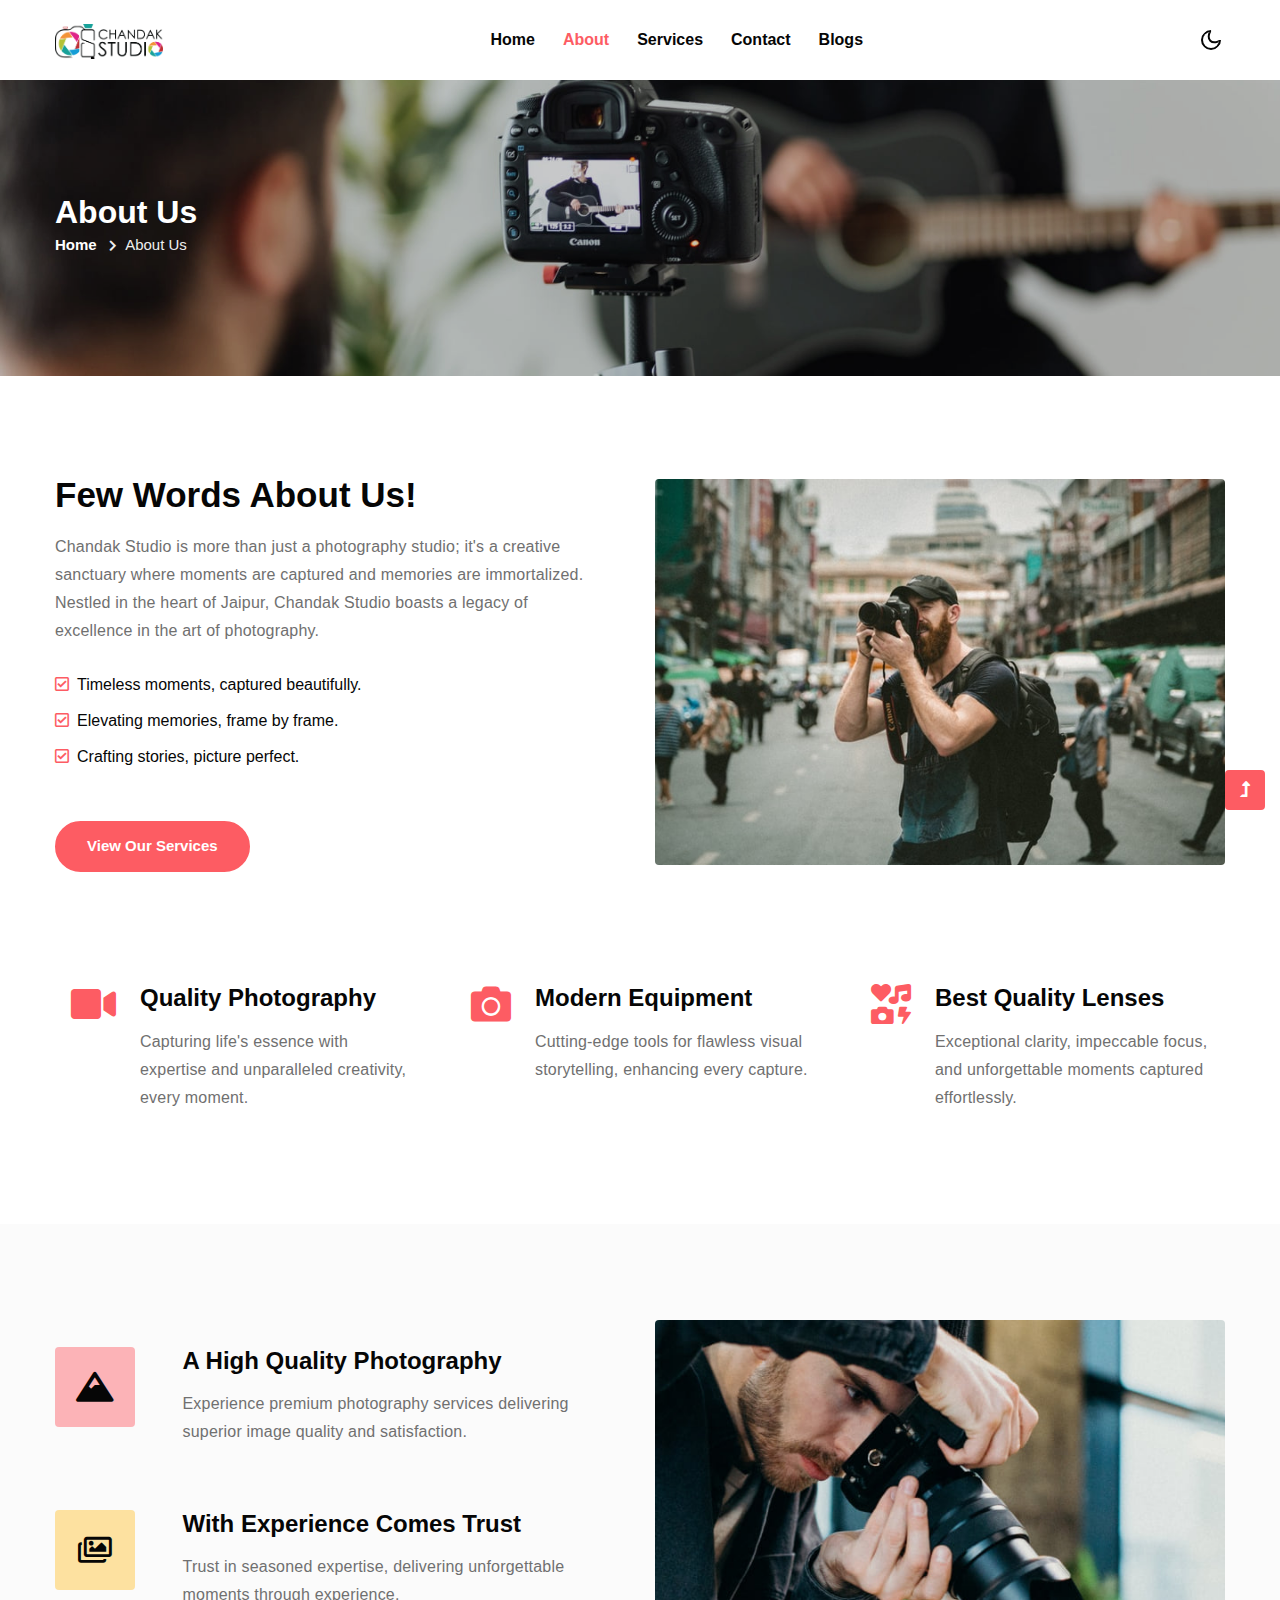
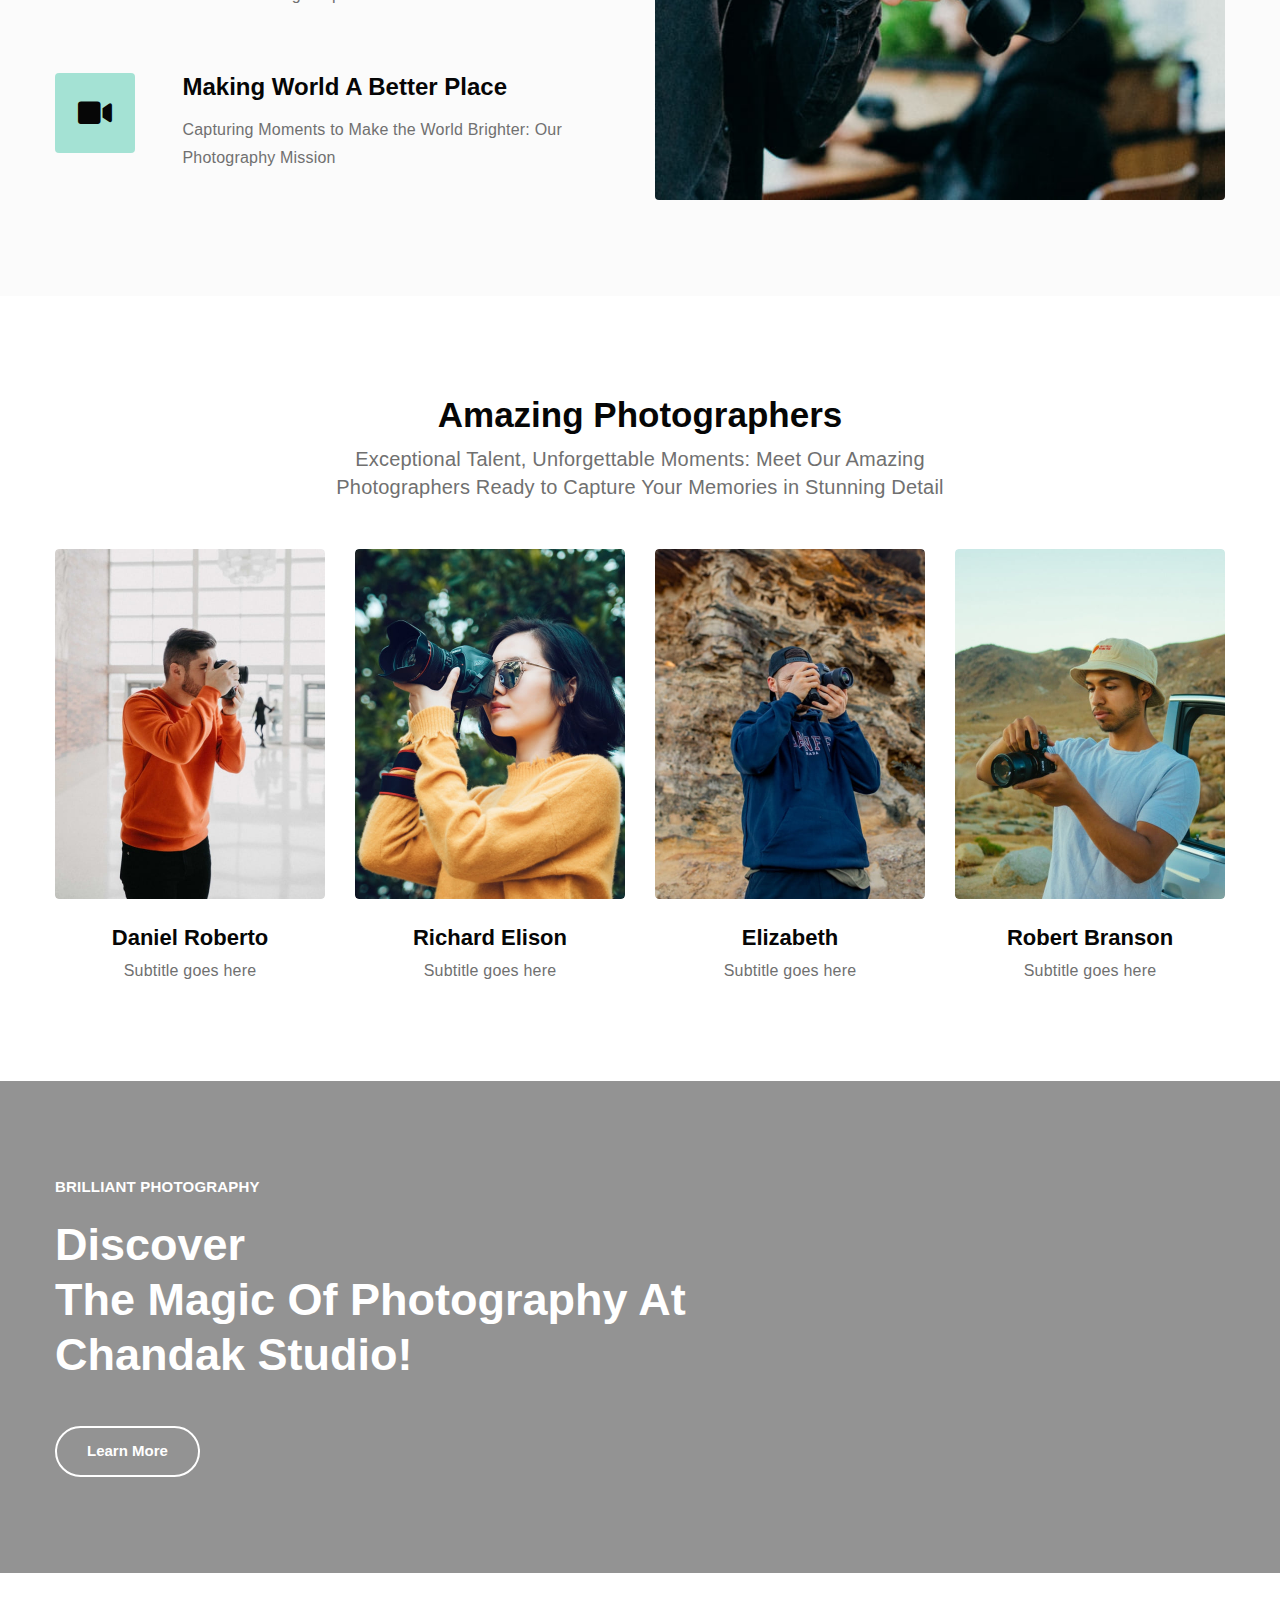
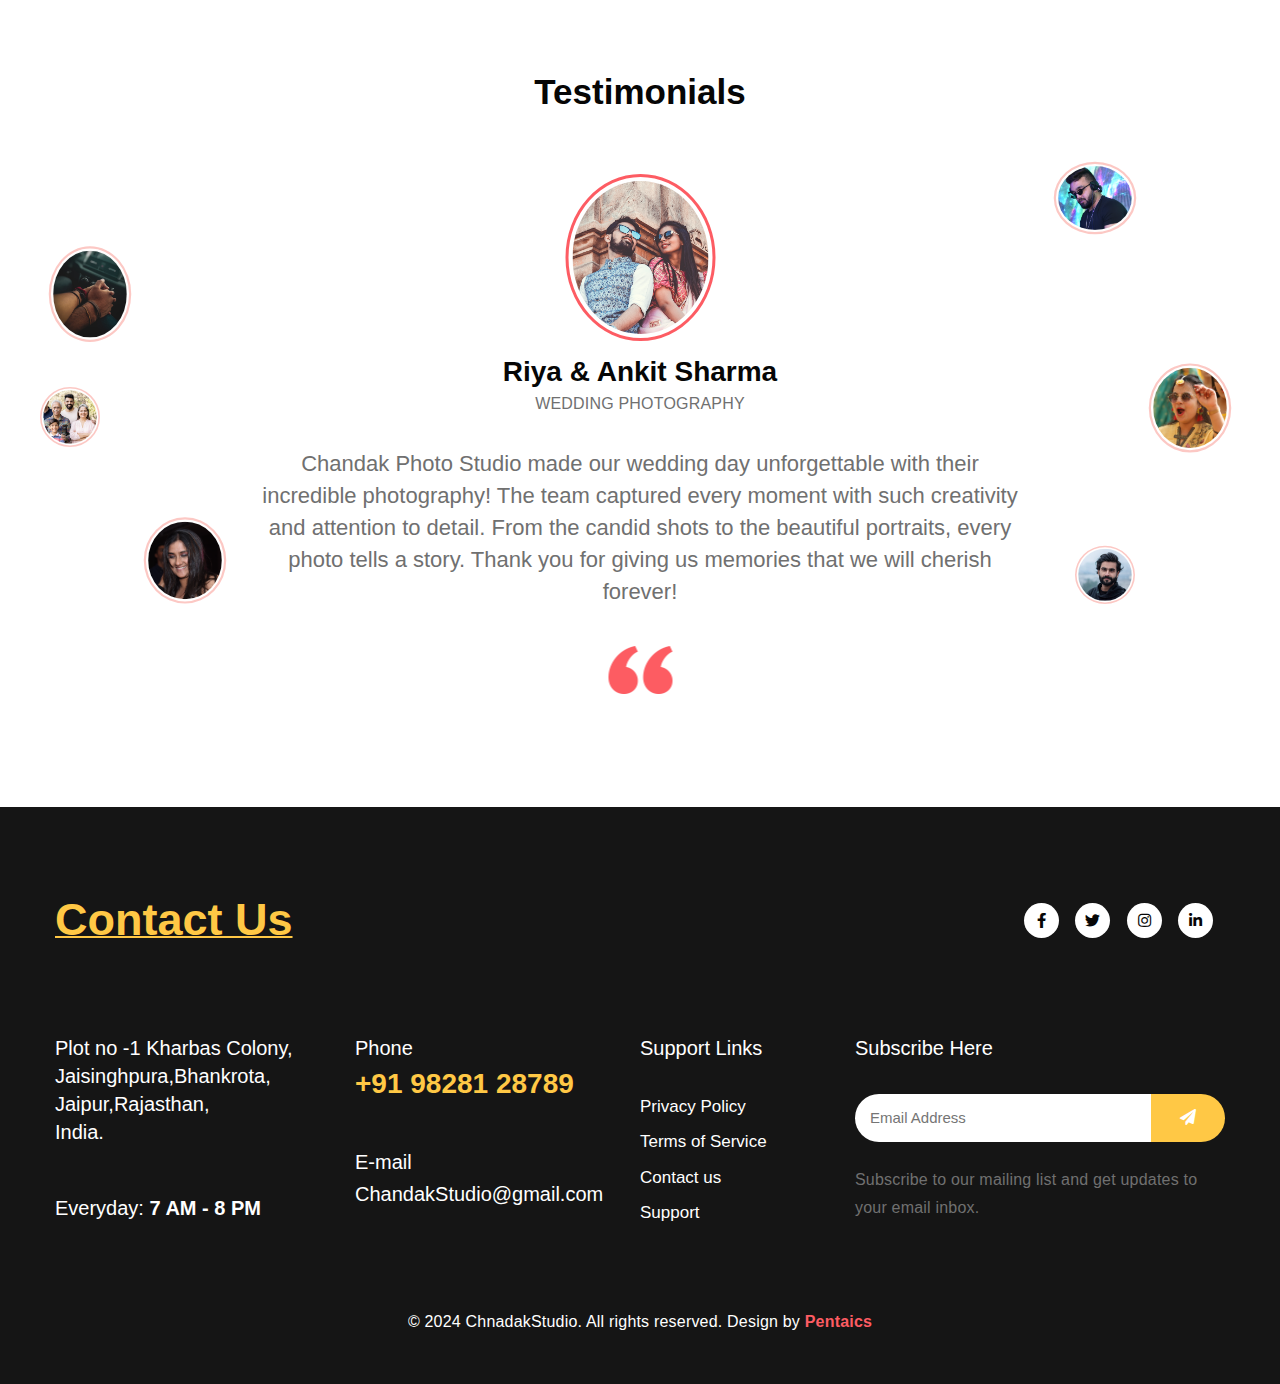
<file: about.html>
<!--
Author: W3layouts
Author URL: http://w3layouts.com
-->
<!doctype html>
<html lang="en">

<head>
    <!-- Required meta tags -->
    <meta charset="utf-8">
    <meta name="viewport" content="width=device-width, initial-scale=1, shrink-to-fit=no">
    <title>Photogenic - Photo Gallery Category Bootstrap Responsive Website Template - About Us : W3Layouts</title>
    <!-- google-fonts -->
    <link href="//fonts.googleapis.com/css2?family=Nunito:wght@200;300;400;600;700;800;900&display=swap"
        rel="stylesheet">
    <link href="//fonts.googleapis.com/css2?family=Playfair+Display:wght@400;500;600;700;800;900&display=swap"
        rel="stylesheet">
    <!-- //google-fonts -->
    <!-- Template CSS Style link -->
    <link rel="stylesheet" href="assets/css/style-starter.css">
</head>

<body>
    <!--header-->
    <header id="site-header" class="fixed-top">
        <div class="container">
            <nav class="navbar navbar-expand-lg stroke">
                <h1>
                    <a class="navbar-brand" href="#index.html">
                        <img src="/assets/images/black logo chandak.png" alt="Your logo" title="Your logo"
                            style="height:35px;" />
                    </a>
                </h1>

                <!-- if logo is image enable this   
    <a class="navbar-brand" href="#index.html">
        <img src="image-path" alt="Your logo" title="Your logo" style="height:35px;" />
    </a> -->
                <button class="navbar-toggler  collapsed bg-gradient" type="button" data-toggle="collapse"
                    data-target="#navbarTogglerDemo02" aria-controls="navbarTogglerDemo02" aria-expanded="false"
                    aria-label="Toggle navigation">
                    <span class="navbar-toggler-icon fa icon-expand fa-bars"></span>
                    <span class="navbar-toggler-icon fa icon-close fa-times"></span>
                </button>

                <div class="collapse navbar-collapse" id="navbarTogglerDemo02">
                    <ul class="navbar-nav mx-lg-auto">
                        <li class="nav-item">
                            <a class="nav-link" href="index.html">Home <span class="sr-only">(current)</span></a>
                        </li>
                        <li class="nav-item active">
                            <a class="nav-link" href="about.html">About</a>
                        </li>
                        <li class="nav-item">
                            <a class="nav-link" href="services.html">Services</a>
                        </li>
                        <li class="nav-item">
                            <a class="nav-link" href="contact.html">Contact</a>
                        </li>
                        <li class="nav-item">
                            <a class="nav-link" href="blog.html">Blogs</a>
                        </li>
                    </ul>
                </div>
                <!-- search button -->
                <!-- <div class="search-right ml-lg-3">
                    <div class="search-container">
                        <form action="/search" method="get">
                            <input class="search expandright" id="searchright" type="search" name="q"
                                placeholder="Search">
                            <label class="button searchbutton" for="searchright"><i class="fas fa-search"></i></label>
                        </form>
                    </div>
                </div> -->
                <!-- //search button -->
                <!-- toggle switch for light and dark theme -->
                <div class="cont-ser-position">
                    <nav class="navigation">
                        <div class="theme-switch-wrapper">
                            <label class="theme-switch" for="checkbox">
                                <input type="checkbox" id="checkbox">
                                <div class="mode-container">
                                    <i class="gg-sun"></i>
                                    <i class="gg-moon"></i>
                                </div>
                            </label>
                        </div>
                    </nav>
                </div>
                <!-- //toggle switch for light and dark theme -->
            </nav>
        </div>
    </header>
    <!--//header-->

    <!-- inner banner -->
    <section class="inner-banner py-5">
        <div class="w3l-breadcrumb py-lg-5">
            <div class="container pt-sm-5 pt-4 pb-sm-4">
                <h4 class="inner-text-title font-weight-bold pt-5">About Us</h4>
                <ul class="breadcrumbs-custom-path">
                    <li><a href="index.html">Home</a></li>
                    <li class="active"><span class="fa fa-chevron-right mx-2" aria-hidden="true"></span>About Us</li>
                </ul>
            </div>
        </div>
    </section>
    <!-- //inner banner -->

    <!-- about section -->
    <section class="w3l-about py-5">
        <div class="container py-md-5 py-4">
            <div class="row align-items-center">
                <div class="col-lg-6 pr-lg-5">
                    <h3 class="title-style mb-sm-3 mb-2">Few Words About Us!</h3>
                    <p>
                        Chandak Studio is more than just a photography studio; it's a creative sanctuary where moments
                        are captured and memories are immortalized. Nestled in the heart of Jaipur, Chandak Studio
                        boasts a legacy of excellence in the art of photography.</p>
                    <ul class="list-about-2 mt-sm-4 mt-3">
                        <li class="py-1"><i class="far fa-check-square mr-2"></i>Timeless moments, captured beautifully.
                        </li>
                        <li class="py-2"><i class="far fa-check-square mr-2"></i>Elevating memories, frame by frame.
                        </li>
                        <li class="py-1"><i class="far fa-check-square mr-2"></i>Crafting stories, picture perfect.</li>
                    </ul>
                    <a class="btn btn-style btn-style-primary-2 mt-lg-5 mt-4" href="services.html">View Our Services</a>
                </div>
                <div class="col-lg-6 mt-lg-0 mt-5">
                    <img src="assets/images/about.jpg" alt="" class="img-fluid" />
                </div>
            </div>
            <div class="row mt-5 pt-lg-5 pt-sm-2">
                <div class="col-lg-4 col-md-6">
                    <div class="about-single p-md-3 d-flex justify-content-between">
                        <div class="about-icon mr-4">
                            <i class="fas fa-video"></i>
                        </div>
                        <div class="about-content">
                            <h5 class="mb-3">Quality Photography</h5>
                            <p>Capturing life's essence with expertise and unparalleled creativity, every moment.</p>
                        </div>
                    </div>
                </div>
                <div class="col-lg-4 col-md-6 mt-md-0 mt-4">
                    <div class="about-single p-md-3 d-flex justify-content-between">
                        <div class="about-icon mr-4">
                            <i class="fas fa-camera"></i>
                        </div>
                        <div class="about-content">
                            <h5 class="mb-3">Modern Equipment</h5>
                            <p>Cutting-edge tools for flawless visual storytelling, enhancing every capture.</p>
                        </div>
                    </div>
                </div>
                <div class="col-lg-4 col-md-6 mt-md-0 mt-4">
                    <div class="about-single p-md-3 d-flex justify-content-between">
                        <div class="about-icon mr-4">
                            <i class="fas fa-icons"></i>
                        </div>
                        <div class="about-content">
                            <h5 class="mb-3">Best Quality Lenses</h5>
                            <p>Exceptional clarity, impeccable focus, and unforgettable moments captured effortlessly.
                            </p>
                        </div>
                    </div>
                </div>
            </div>
        </div>
    </section>
    <!-- //about section -->
    <!-- features section -->
    <section class="w3l-content-4 py-5" id="features">
        <div class="container py-md-5 py-4">
            <div class="content-info-in row align-items-center">
                <div class="content-left col-lg-6 pr-lg-5">
                    <div class="row content4-right-grids mb-sm-5 mb-4 pb-3">
                        <div class="col-2 content4-right-icon">
                            <div class="content4-icon icon-clr1">
                                <i class="fas fa-mountain"></i>
                            </div>
                        </div>
                        <div class="col-10 content4-right-info pl-lg-5">
                            <h6><a href="#">A high quality photography</a></h6>
                            <p>Experience premium photography services delivering superior image quality and
                                satisfaction.</p>
                        </div>
                    </div>
                    <div class="row content4-right-grids mb-sm-5 mb-4 pb-3">
                        <div class="col-2 content4-right-icon">
                            <div class="content4-icon icon-clr2">
                                <i class="far fa-images"></i>
                            </div>
                        </div>
                        <div class="col-10 content4-right-info pl-lg-5">
                            <h6><a href="#">With experience comes trust</a></h6>
                            <p>Trust in seasoned expertise, delivering unforgettable moments through experience.</p>
                        </div>
                    </div>
                    <div class="row content4-right-grids">
                        <div class="col-2 content4-right-icon">
                            <div class="content4-icon icon-clr3">
                                <i class="fas fa-video"></i>
                            </div>
                        </div>
                        <div class="col-10 content4-right-info pl-lg-5">
                            <h6><a href="#">Making world a better place</a></h6>
                            <p>Capturing Moments to Make the World Brighter: Our Photography Mission</p>
                        </div>
                    </div>
                </div>
                <div class="content-right col-lg-6 mt-lg-0 mt-5">
                    <img src="assets/images/about2.jpg" alt="" class="img-fluid" />
                </div>
            </div>
        </div>
    </section>
    <!-- //features section -->

    <!-- team section -->
    <div class="team-area py-5" id="team">
        <div class="container py-lg-5 py-md-4 py-2">
            <div class="title-heading-w3 text-center mx-auto mb-sm-5 mb-4" style="max-width:700px">
                <h3 class="title-style">Amazing Photographers</h3>
                <p class="lead mt-2">Exceptional Talent, Unforgettable Moments: Meet Our Amazing Photographers Ready to
                    Capture Your Memories in Stunning Detail</p>
            </div>
            <div class="row mt-lg-5 mt-4">
                <div class="col-lg-3 col-sm-6 col-xs-12">
                    <div class="single-team">
                        <div class="img-area">
                            <img src="assets/images/team1.jpg" class="img-fluid radius-image" alt="">
                            <div class="social">
                                <ul class="list-inline">
                                    <li><a href="#url"><i class="fab fa-facebook-f"></i></a></li>
                                    <li><a href="#url"><i class="fab fa-twitter"></i></a></li>
                                    <li><a href="#url"><i class="fab fa-linkedin-in"></i></a></li>
                                </ul>
                            </div>
                        </div>
                        <div class="img-text">
                            <h4>Daniel Roberto</h4>
                            <p>Subtitle goes here</p>
                        </div>
                    </div>
                </div>
                <div class="col-lg-3 col-sm-6 col-xs-12 mt-sm-0 mt-5">
                    <div class="single-team">
                        <div class="img-area">
                            <img src="assets/images/team2.jpg" class="img-fluid radius-image" alt="">
                            <div class="social">
                                <ul class="list-inline">
                                    <li><a href="#url"><i class="fab fa-facebook-f"></i></a></li>
                                    <li><a href="#url"><i class="fab fa-twitter"></i></a></li>
                                    <li><a href="#url"><i class="fab fa-linkedin-in"></i></a></li>
                                </ul>
                            </div>
                        </div>
                        <div class="img-text">
                            <h4>Richard Elison</h4>
                            <p>Subtitle goes here</p>
                        </div>
                    </div>
                </div>
                <div class="col-lg-3 col-sm-6 col-xs-12 mt-lg-0 mt-5">
                    <div class="single-team">
                        <div class="img-area">
                            <img src="assets/images/team3.jpg" class="img-fluid radius-image" alt="">
                            <div class="social">
                                <ul class="list-inline">
                                    <li><a href="#url"><i class="fab fa-facebook-f"></i></a></li>
                                    <li><a href="#url"><i class="fab fa-twitter"></i></a></li>
                                    <li><a href="#url"><i class="fab fa-linkedin-in"></i></a></li>
                                </ul>
                            </div>
                        </div>
                        <div class="img-text">
                            <h4>Elizabeth</h4>
                            <p>Subtitle goes here</p>
                        </div>
                    </div>
                </div>
                <div class="col-lg-3 col-sm-6 col-xs-12 mt-lg-0 mt-5">
                    <div class="single-team">
                        <div class="img-area">
                            <img src="assets/images/team4.jpg" class="img-fluid radius-image" alt="">
                            <div class="social">
                                <ul class="list-inline">
                                    <li><a href="#url"><i class="fab fa-facebook-f"></i></a></li>
                                    <li><a href="#url"><i class="fab fa-twitter"></i></a></li>
                                    <li><a href="#url"><i class="fab fa-linkedin-in"></i></a></li>
                                </ul>
                            </div>
                        </div>
                        <div class="img-text">
                            <h4>Robert Branson</h4>
                            <p>Subtitle goes here</p>
                        </div>
                    </div>
                </div>
            </div>
        </div>
    </div>
    <!-- //team section -->

    <!-- content with bg -->
    <section class="w3l-content-bg">
        <div class="container py-md-5 py-4">
            <div class="row py-5">
                <div class="col-md-7">
                    <div class="left-content-bg">
                        <p class="text-tag">Brilliant Photography</p>
                        <h4 class="text-head-content">Discover <br>the magic of photography at Chandak Studio! </h4>
                        <a class="btn btn-style mt-4" href="services.html">Learn More</a>
                    </div>
                </div>
            </div>
        </div>
    </section>
    <!-- //content with bg -->

     <!-- testimonial section -->
     <section id="testimonial-area" class="pt-5">
        <div class="container pt-md-5 pt-4">
            <div class="title-heading-w3 text-center mx-auto mb-sm-5 mb-4" style="max-width:700px">
                <h3 class="title-style">Testimonials</h3>
                <p class="lead mt-2"></p>
            </div>
            <div class="testi-wrap">
                <div class="client-single active position-1" data-position="position-1">
                    <div class="client-img">
                        <img src="assets/images/Testimonials/BothM_F(1).png" alt="" />
                    </div>
                    <div class="client-info">
                        <h3>Riya & Ankit Sharma</h3>
                        <p>Wedding Photography </p>
                    </div>
                    <div class="client-comment">
                        <h3>Chandak Photo Studio made our wedding day unforgettable with their incredible photography!
                            The team captured every moment with such creativity and attention to detail. From the candid
                            shots to the beautiful portraits, every photo tells a story. Thank you for giving us
                            memories that we will cherish forever! </h3>
                        <img src="assets/images/quote.png" alt="" />
                    </div>
                </div>

                <div class="client-single inactive position-2" data-position="position-2">
                    <div class="client-img">
                        <img src="assets/images/Testimonials/Couple(1).png" alt="" />
                    </div>
                    <div class="client-info">
                        <h3>Priya & Suresh Patel</h3>
                        <p>Pre-Wedding Shoot</p>
                    </div>
                    <div class="client-comment">
                        <h3>"Our pre-wedding shoot with Chandak Photo Studio was nothing short of magical. The
                            photographers were professional, friendly, and made us feel so comfortable in front of the
                            camera. The locations they chose were perfect, and the final photos were stunning. We
                            couldn't have asked for a better experience!" </h3>
                        <img src="assets/images/quote.png" alt="" />
                    </div>
                </div>

                <div class="client-single inactive position-3" data-position="position-3">
                    <div class="client-img">
                        <img src="assets/images/Testimonials/Family(1).png" alt="" />
                    </div>
                    <div class="client-info">
                        <h3>The Singh Family</h3>
                        <p>Family Portraits</p>
                    </div>
                    <div class="client-comment">
                        <h3>"We recently had a family portrait session at Chandak Photo Studio, and it was a wonderful
                            experience. The photographers were patient and great with our kids, making the session fun
                            for everyone. The photos turned out beautifully, capturing the essence of our family
                            perfectly. Highly recommend!"</h3>
                        <img src="assets/images/quote.png" alt="" />
                    </div>
                </div>

                <div class="client-single inactive position-4" data-position="position-4">
                    <div class="client-img">
                        <img src="assets/images/Testimonials/Female(1).png" alt="" />
                    </div>
                    <div class="client-info">
                        <h3>Natasha Verma</h3>
                        <p>Model Shoot</p>
                    </div>
                    <div class="client-comment">
                        <h3>"As a model, I've worked with many photographers, but Chandak Photo Studio stands out. Their
                            creativity, use of lighting, and ability to bring out the best in me were impressive. The
                            final photos exceeded my expectations, and I can't wait to work with them again for my next
                            portfolio update!" </h3>
                        <img src="assets/images/quote.png" alt="" />
                    </div>
                </div>

                <div class="client-single inactive position-5" data-position="position-5">
                    <div class="client-img">
                        <img src="assets/images/Testimonials/Male(1).png" alt="" />
                    </div>
                    <div class="client-info">
                        <h3>Amit Gupta</h3>
                        <p> Event Photography </p>
                    </div>
                    <div class="client-comment">
                        <h3>"Chandak Photo Studio covered our corporate event, and we were thrilled with their work.
                            They captured all the key moments and the spirit of the event perfectly. The team was
                            professional, punctual, and unobtrusive, ensuring everything went smoothly. The photos were
                            delivered promptly and looked fantastic. We'll definitely be using their services again!"
                        </h3>
                        <img src="assets/images/quote.png" alt="" />
                    </div>
                </div>

                <div class="client-single inactive position-6" data-position="position-6">
                    <div class="client-img">
                        <img src="assets/images/Testimonials/Female(2).png" alt="" />
                    </div>
                    <div class="client-info">
                        <h3>Ananya Joshi</h3>
                        <p>Maternity Shoot</p>
                    </div>
                    <div class="client-comment">
                        <h3>"My maternity shoot with Chandak Photo Studio was an amazing experience. The photographers
                            made me feel so comfortable and beautiful during this special time in my life. The photos
                            were artistic and captured the joy and anticipation perfectly. I am so grateful for these
                            precious memories!" </h3>
                        <img src="assets/images/quote.png" alt="" />
                    </div>
                </div>

                <div class="client-single inactive position-7" data-position="position-7">
                    <div class="client-img">
                        <img src="assets/images/Testimonials/Male(2).png" alt="" />
                    </div>
                    <div class="client-info">
                        <h3>Rajesh Malhotra</h3>
                        <p>Product Photography </p>
                    </div>
                    <div class="client-comment">
                        <h3>"Chandak Photo Studio did an outstanding job with our product photography. The images were
                            crisp, detailed, and really showcased the quality of our products. Their attention to detail
                            and creative approach helped us elevate our brand’s visual appeal. We highly recommend them
                            for any business looking to improve their product imagery!" </h3>
                        <img src="assets/images/quote.png" alt="" />
                    </div>
                </div>

            </div>
        </div>
    </section>
    <!-- //testimonial section -->

    <!-- footer -->
    <footer class="w3l-footer-29-main">
        <div class="footer-29-w3l py-5">
            <div class="container pt-md-5 pt-4">
                <div class="w3l-footer-text-style">
                    <div class="footer-list-cont d-flex align-items-center justify-content-between mb-5">
                        <h6 class="foot-sub-title">Contact Us</h6>
                        <div class="main-social-footer-29">
                            <a href="#facebook" class="facebook"><i class="fab fa-facebook-f"></i></a>
                            <a href="#twitter" class="twitter"><i class="fab fa-twitter"></i></a>
                            <a href="#instagram" class="instagram"><i class="fab fa-instagram"></i></a>
                            <a href="#linkedin" class="linkedin"><i class="fab fa-linkedin-in"></i></a>
                        </div>
                    </div>
                </div>
                <div class="row footer-top-29 pt-lg-5 pt-sm-4">
                    <div class="col-lg-3 col-sm-6">
                        <div class="address-grid">
                            <h5>Plot no -1 Kharbas Colony, Jaisinghpura,Bhankrota, Jaipur,Rajasthan, <br> India.</h5>
                            <h5 class="mt-sm-5 mt-4">Everyday: <span> 7 AM - 8 PM</span></h5>
                        </div>
                    </div>
                    <div class="col-lg-3 col-sm-6 mt-sm-0 mt-4">
                        <div class="address-grid">
                            <h5>Phone</h5>
                            <h5 class="phone-number-text mt-2"><a href="tel:+(91) 98281 28789">+91 98281 28789</a></h5>
                        </div>
                        <div class="address-grid mt-sm-5 mt-4">
                            <h5>E-mail</h5>
                            <h5 class="email-cont-text mt-1"> <a href="mailto:ChandakStudio@gmail.com"
                                    class="mail">ChandakStudio@gmail.com</a></h5>
                        </div>
                    </div>
                    <div class="col-lg-2 col-md-6 col-sm-5 footer-list-menu pl-lg-0 mt-lg-0 mt-sm-5 mt-4">
                        <div class="address-grid">
                            <h5 class="mb-4 pb-lg-2">Support Links</h5>
                            <ul>
                                <li><a href="#privacy">Privacy Policy</a></li>
                                <li><a href="#terms"> Terms of Service</a></li>
                                <li><a href="contact.html">Contact us</a></li>
                                <li><a href="#support"> Support</a></li>
                            </ul>
                        </div>
                    </div>
                    <div class="address-grid col-lg-4 col-md-6 col-sm-7 mt-lg-0 mt-sm-5 mt-4 w3l-footer-16-main">
                        <h5>Subscribe Here</h5>
                        <form action="#" class="subscribe d-flex mt-4 pt-lg-2 mb-4" method="post">
                            <input type="email" name="email" placeholder="Email Address" required="">
                            <button><span class="fa fa-paper-plane" aria-hidden="true"></span></button>
                        </form>
                        <p>Subscribe to our mailing list and get updates to your email inbox.</p>
                    </div>
                </div>
                <!-- copyright -->
                <div class="w3l-copyright text-center mt-lg-5 mt-sm-4 pt-md-4 pt-3">
                    <p class="copy-footer-29">© 2024 ChnadakStudio. All rights reserved. Design by <a href="#"
                            target="_blank">
                            Pentaics</a></p>
                </div>
            </div>
        </div>
    </footer>
    <!-- //footer -->

    <!-- Js scripts -->
    <!-- move top -->
    <button onclick="topFunction()" id="movetop" title="Go to top">
        <span class="fas fa-level-up-alt" aria-hidden="true"></span>
    </button>
    <script>
        // When the user scrolls down 20px from the top of the document, show the button
        window.onscroll = function () {
            scrollFunction()
        };

        function scrollFunction() {
            if (document.body.scrollTop > 20 || document.documentElement.scrollTop > 20) {
                document.getElementById("movetop").style.display = "block";
            } else {
                document.getElementById("movetop").style.display = "none";
            }
        }

        // When the user clicks on the button, scroll to the top of the document
        function topFunction() {
            document.body.scrollTop = 0;
            document.documentElement.scrollTop = 0;
        }
    </script>
    <!-- //move top -->

    <!-- common jquery plugin -->
    <script src="assets/js/jquery-3.3.1.min.js"></script>
    <!-- //common jquery plugin -->

    <!-- theme switch js (light and dark)-->
    <script src="assets/js/theme-change.js"></script>
    <!-- //theme switch js (light and dark)-->

    <!-- testimonial script -->
    <script>
        $(document).ready(function () {

            $('.client-single').on('click', function (event) {
                event.preventDefault();

                var active = $(this).hasClass('active');

                var parent = $(this).parents('.testi-wrap');

                if (!active) {
                    var activeBlock = parent.find('.client-single.active');

                    var currentPos = $(this).attr('data-position');

                    var newPos = activeBlock.attr('data-position');

                    activeBlock.removeClass('active').removeClass(newPos).addClass('inactive').addClass(
                        currentPos);
                    activeBlock.attr('data-position', currentPos);

                    $(this).addClass('active').removeClass('inactive').removeClass(currentPos).addClass(
                        newPos);
                    $(this).attr('data-position', newPos);

                }
            });

        }(jQuery));
    </script>
    <!-- //testimonial script -->

    <!-- MENU-JS -->
    <script>
        $(window).on("scroll", function () {
            var scroll = $(window).scrollTop();

            if (scroll >= 80) {
                $("#site-header").addClass("nav-fixed");
            } else {
                $("#site-header").removeClass("nav-fixed");
            }
        });

        //Main navigation Active Class Add Remove
        $(".navbar-toggler").on("click", function () {
            $("header").toggleClass("active");
        });
        $(document).on("ready", function () {
            if ($(window).width() > 991) {
                $("header").removeClass("active");
            }
            $(window).on("resize", function () {
                if ($(window).width() > 991) {
                    $("header").removeClass("active");
                }
            });
        });
    </script>
    <!-- //MENU-JS -->

    <!-- disable body scroll which navbar is in active -->
    <script>
        $(function () {
            $('.navbar-toggler').click(function () {
                $('body').toggleClass('noscroll');
            })
        });
    </script>
    <!-- //disable body scroll which navbar is in active -->

    <!--bootstrap-->
    <script src="assets/js/bootstrap.min.js"></script>
    <!-- //bootstrap-->
    <!-- //Js scripts -->
</body>

</html>
</file>
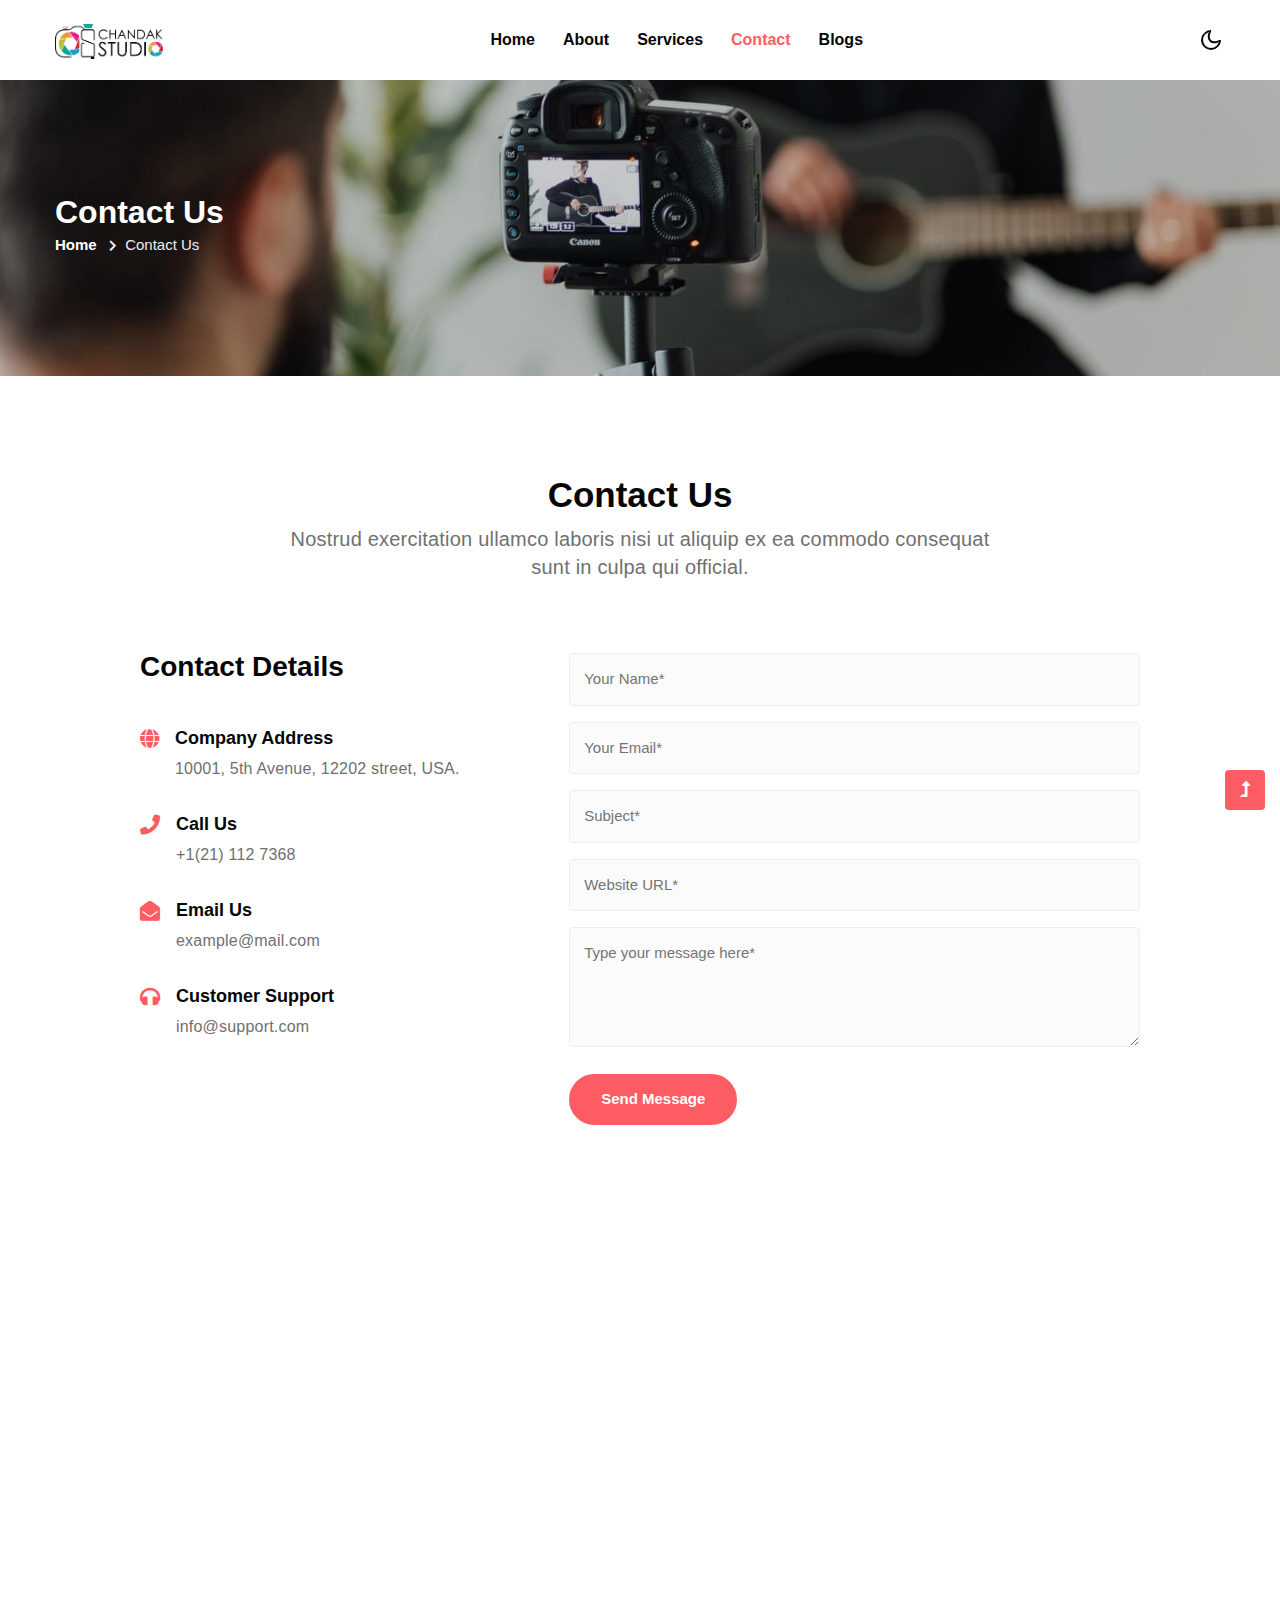
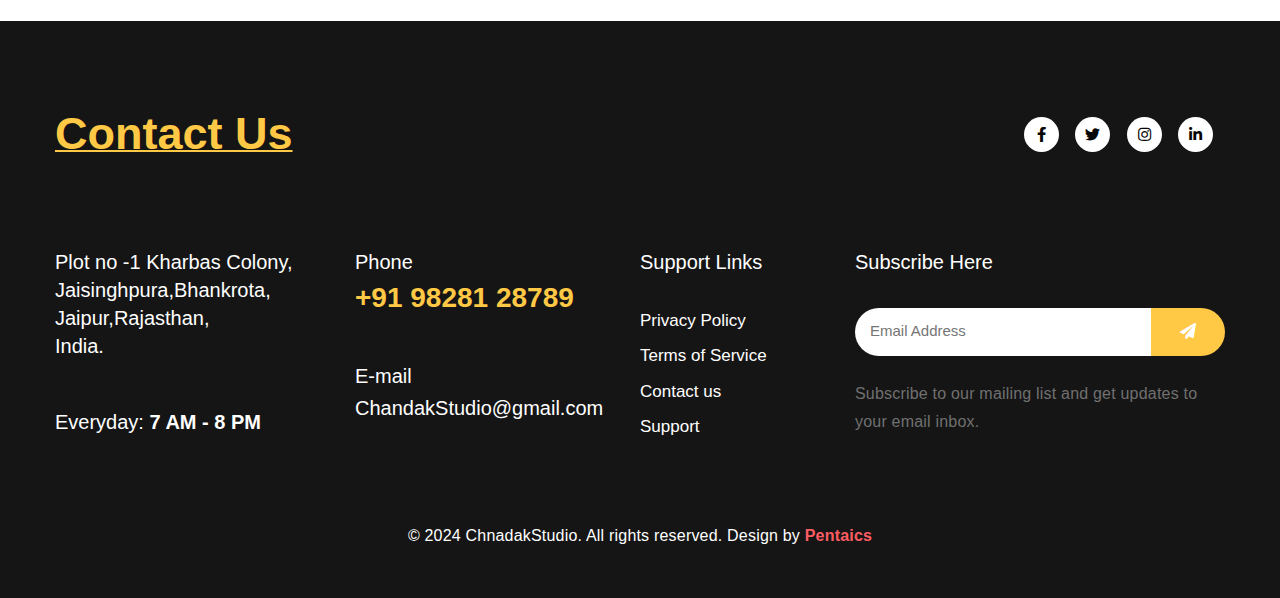
<file: contact.html>
<!--
Author: W3layouts
Author URL: http://w3layouts.com
-->
<!doctype html>
<html lang="en">

<head>
    <!-- Required meta tags -->
    <meta charset="utf-8">
    <meta name="viewport" content="width=device-width, initial-scale=1, shrink-to-fit=no">
    <title>Photogenic - Photo Gallery Category Bootstrap Responsive Website Template - Contact Us : W3Layouts</title>
    <!-- google-fonts -->
    <link href="//fonts.googleapis.com/css2?family=Nunito:wght@200;300;400;600;700;800;900&display=swap"
        rel="stylesheet">
    <link href="//fonts.googleapis.com/css2?family=Playfair+Display:wght@400;500;600;700;800;900&display=swap"
        rel="stylesheet">
    <!-- //google-fonts -->
    <!-- Template CSS Style link -->
    <link rel="stylesheet" href="assets/css/style-starter.css">
</head>

<body>
    <!--header-->
    <header id="site-header" class="fixed-top">
        <div class="container">
            <nav class="navbar navbar-expand-lg stroke">
                <h1>
                    <a class="navbar-brand" href="#index.html">
                        <img src="/assets/images/black logo chandak.png" alt="Your logo" title="Your logo" style="height:35px;" />
                    </a>
                </h1>
                <!-- if logo is image enable this   
    <a class="navbar-brand" href="#index.html">
        <img src="image-path" alt="Your logo" title="Your logo" style="height:35px;" />
    </a> -->
                <button class="navbar-toggler  collapsed bg-gradient" type="button" data-toggle="collapse"
                    data-target="#navbarTogglerDemo02" aria-controls="navbarTogglerDemo02" aria-expanded="false"
                    aria-label="Toggle navigation">
                    <span class="navbar-toggler-icon fa icon-expand fa-bars"></span>
                    <span class="navbar-toggler-icon fa icon-close fa-times"></span>
                </button>

                <div class="collapse navbar-collapse" id="navbarTogglerDemo02">
                    <ul class="navbar-nav mx-lg-auto">
                        <li class="nav-item">
                            <a class="nav-link" href="index.html">Home <span class="sr-only">(current)</span></a>
                        </li>
                        <li class="nav-item">
                            <a class="nav-link" href="about.html">About</a>
                        </li>
                        <li class="nav-item">
                            <a class="nav-link" href="services.html">Services</a>
                        </li>
                        <li class="nav-item active">
                            <a class="nav-link" href="contact.html">Contact</a>
                        </li>
                        <li class="nav-item">
                            <a class="nav-link" href="blog.html">Blogs</a>
                        </li>
                    </ul>
                </div>
                <!-- search button -->
                <!-- <div class="search-right ml-lg-3">
                    <div class="search-container">
                        <form action="/search" method="get">
                            <input class="search expandright" id="searchright" type="search" name="q"
                                placeholder="Search">
                            <label class="button searchbutton" for="searchright"><i class="fas fa-search"></i></label>
                        </form>
                    </div>
                </div> -->
                <!-- //search button -->
                <!-- toggle switch for light and dark theme -->
                <div class="cont-ser-position">
                    <nav class="navigation">
                        <div class="theme-switch-wrapper">
                            <label class="theme-switch" for="checkbox">
                                <input type="checkbox" id="checkbox">
                                <div class="mode-container">
                                    <i class="gg-sun"></i>
                                    <i class="gg-moon"></i>
                                </div>
                            </label>
                        </div>
                    </nav>
                </div>
                <!-- //toggle switch for light and dark theme -->
            </nav>
        </div>
    </header>
    <!--//header-->

    <!-- inner banner -->
    <section class="inner-banner py-5">
        <div class="w3l-breadcrumb py-lg-5">
            <div class="container pt-sm-5 pt-4 pb-sm-4">
                <h4 class="inner-text-title font-weight-bold pt-5">Contact Us</h4>
                <ul class="breadcrumbs-custom-path">
                    <li><a href="index.html">Home</a></li>
                    <li class="active"><span class="fa fa-chevron-right mx-2" aria-hidden="true"></span>Contact Us</li>
                </ul>
            </div>
        </div>
    </section>
    <!-- //inner banner -->

    <!-- contact -->
    <section class="w3l-contact py-5" id="contact">
        <div class="container py-lg-5 py-md-4 py-2">
            <div class="title-heading-w3 text-center mx-auto mb-sm-5 mb-4" style="max-width:700px">
                <h3 class="title-style">Contact Us</h3>
                <p class="lead mt-2">Nostrud exercitation ullamco laboris nisi
                    ut aliquip ex ea commodo consequat sunt in culpa qui official.</p>
            </div>
            <div class="mx-auto pt-lg-4 pt-md-5 pt-4" style="max-width:1000px">
                <div class="row contact-block">
                    <div class="col-md-5 contact-left">
                        <h3 class="font-weight-bold mb-md-5 mb-4">Contact Details</h3>
                        <div class="cont-details">
                            <div class="d-flex contact-grid">
                                <div class="cont-left text-center mr-3">
                                    <span class="fa fa-globe icon-color"></span>
                                </div>
                                <div class="cont-right">
                                    <h6>Company Address</h6>
                                    <p>10001, 5th Avenue, 12202 street, USA.</p>
                                </div>
                            </div>
                            <div class="d-flex contact-grid mt-4 pt-lg-2">
                                <div class="cont-left text-center mr-3">
                                    <span class="fa fa-phone icon-color"></span>
                                </div>
                                <div class="cont-right">
                                    <h6>Call Us</h6>
                                    <p><a href="tel:+1(21) 234 4567">+1(21) 112 7368</a></p>
                                </div>
                            </div>
                            <div class="d-flex contact-grid mt-4 pt-lg-2">
                                <div class="cont-left text-center mr-3">
                                    <span class="fa fa-envelope-open icon-color"></span>
                                </div>
                                <div class="cont-right">
                                    <h6>Email Us</h6>
                                    <p><a href="mailto:example@mail.com" class="mail">example@mail.com</a></p>
                                </div>
                            </div>
                            <div class="d-flex contact-grid mt-4 pt-lg-2">
                                <div class="cont-left text-center mr-3">
                                    <span class="fa fa-headphones icon-color"></span>
                                </div>
                                <div class="cont-right">
                                    <h6>Customer Support</h6>
                                    <p><a href="mailto:info@support.com" class="mail">info@support.com</a></p>
                                </div>
                            </div>
                        </div>
                    </div>
                    <div class="col-md-7 contact-right mt-md-0 mt-4">
                        <form action="https://sendmail.w3layouts.com/submitForm" method="post" class="signin-form">
                            <div class="input-grids">
                                <input type="text" name="w3lName" id="w3lName" placeholder="Your Name*"
                                    class="contact-input" required="" />
                                <input type="email" name="w3lSender" id="w3lSender" placeholder="Your Email*"
                                    class="contact-input" required="" />
                                <input type="text" name="w3lSubect" id="w3lSubect" placeholder="Subject*"
                                    class="contact-input" required="" />
                                <input type="text" name="w3lWebsite" id="w3lWebsite" placeholder="Website URL*"
                                    class="contact-input" required="" />
                            </div>
                            <div class="form-input">
                                <textarea name="w3lMessage" id="w3lMessage" placeholder="Type your message here*"
                                    required=""></textarea>
                            </div>
                            <button class="btn btn-style btn-style-primary-2">Send Message</button>
                        </form>
                    </div>
                </div>
            </div>
        </div>
    </section>
    <!-- map -->
    <div class="map-iframe">
        <iframe
            src="https://www.google.com/maps/embed?pb=!1m18!1m12!1m3!1d317718.69319292053!2d-0.3817765050863085!3d51.528307984912544!2m3!1f0!2f0!3f0!3m2!1i1024!2i768!4f13.1!3m3!1m2!1s0x47d8a00baf21de75%3A0x52963a5addd52a99!2sLondon%2C+UK!5e0!3m2!1sen!2spl!4v1562654563739!5m2!1sen!2spl"
            width="100%" height="400" frameborder="0" style="border: 0px;" allowfullscreen=""></iframe>
    </div>
    <!-- //contact -->

     <!-- footer -->
     <footer class="w3l-footer-29-main">
        <div class="footer-29-w3l py-5">
            <div class="container pt-md-5 pt-4">
                <div class="w3l-footer-text-style">
                    <div class="footer-list-cont d-flex align-items-center justify-content-between mb-5">
                        <h6 class="foot-sub-title">Contact Us</h6>
                        <div class="main-social-footer-29">
                            <a href="#facebook" class="facebook"><i class="fab fa-facebook-f"></i></a>
                            <a href="#twitter" class="twitter"><i class="fab fa-twitter"></i></a>
                            <a href="#instagram" class="instagram"><i class="fab fa-instagram"></i></a>
                            <a href="#linkedin" class="linkedin"><i class="fab fa-linkedin-in"></i></a>
                        </div>
                    </div>
                </div>
                <div class="row footer-top-29 pt-lg-5 pt-sm-4">
                    <div class="col-lg-3 col-sm-6">
                        <div class="address-grid">
                            <h5>Plot no -1 Kharbas Colony, Jaisinghpura,Bhankrota, Jaipur,Rajasthan, <br> India.</h5>
                            <h5 class="mt-sm-5 mt-4">Everyday: <span> 7 AM - 8 PM</span></h5>
                        </div>
                    </div>
                    <div class="col-lg-3 col-sm-6 mt-sm-0 mt-4">
                        <div class="address-grid">
                            <h5>Phone</h5>
                            <h5 class="phone-number-text mt-2"><a href="tel:+(91) 98281 28789">+91 98281 28789</a></h5>
                        </div>
                        <div class="address-grid mt-sm-5 mt-4">
                            <h5>E-mail</h5>
                            <h5 class="email-cont-text mt-1"> <a href="mailto:ChandakStudio@gmail.com"
                                    class="mail">ChandakStudio@gmail.com</a></h5>
                        </div>
                    </div>
                    <div class="col-lg-2 col-md-6 col-sm-5 footer-list-menu pl-lg-0 mt-lg-0 mt-sm-5 mt-4">
                        <div class="address-grid">
                            <h5 class="mb-4 pb-lg-2">Support Links</h5>
                            <ul>
                                <li><a href="#privacy">Privacy Policy</a></li>
                                <li><a href="#terms"> Terms of Service</a></li>
                                <li><a href="contact.html">Contact us</a></li>
                                <li><a href="#support"> Support</a></li>
                            </ul>
                        </div>
                    </div>
                    <div class="address-grid col-lg-4 col-md-6 col-sm-7 mt-lg-0 mt-sm-5 mt-4 w3l-footer-16-main">
                        <h5>Subscribe Here</h5>
                        <form action="#" class="subscribe d-flex mt-4 pt-lg-2 mb-4" method="post">
                            <input type="email" name="email" placeholder="Email Address" required="">
                            <button><span class="fa fa-paper-plane" aria-hidden="true"></span></button>
                        </form>
                        <p>Subscribe to our mailing list and get updates to your email inbox.</p>
                    </div>
                </div>
                <!-- copyright -->
                <div class="w3l-copyright text-center mt-lg-5 mt-sm-4 pt-md-4 pt-3">
                    <p class="copy-footer-29">© 2024 ChnadakStudio. All rights reserved. Design by <a href="#"
                            target="_blank">
                            Pentaics</a></p>
                </div>
            </div>
        </div>
    </footer>
    <!-- //footer -->

    <!-- Js scripts -->
    <!-- move top -->
    <button onclick="topFunction()" id="movetop" title="Go to top">
        <span class="fas fa-level-up-alt" aria-hidden="true"></span>
    </button>
    <script>
        // When the user scrolls down 20px from the top of the document, show the button
        window.onscroll = function () {
            scrollFunction()
        };

        function scrollFunction() {
            if (document.body.scrollTop > 20 || document.documentElement.scrollTop > 20) {
                document.getElementById("movetop").style.display = "block";
            } else {
                document.getElementById("movetop").style.display = "none";
            }
        }

        // When the user clicks on the button, scroll to the top of the document
        function topFunction() {
            document.body.scrollTop = 0;
            document.documentElement.scrollTop = 0;
        }
    </script>
    <!-- //move top -->

    <!-- common jquery plugin -->
    <script src="assets/js/jquery-3.3.1.min.js"></script>
    <!-- //common jquery plugin -->

    <!-- theme switch js (light and dark)-->
    <script src="assets/js/theme-change.js"></script>
    <!-- //theme switch js (light and dark)-->

    <!-- MENU-JS -->
    <script>
        $(window).on("scroll", function () {
            var scroll = $(window).scrollTop();

            if (scroll >= 80) {
                $("#site-header").addClass("nav-fixed");
            } else {
                $("#site-header").removeClass("nav-fixed");
            }
        });

        //Main navigation Active Class Add Remove
        $(".navbar-toggler").on("click", function () {
            $("header").toggleClass("active");
        });
        $(document).on("ready", function () {
            if ($(window).width() > 991) {
                $("header").removeClass("active");
            }
            $(window).on("resize", function () {
                if ($(window).width() > 991) {
                    $("header").removeClass("active");
                }
            });
        });
    </script>
    <!-- //MENU-JS -->

    <!-- disable body scroll which navbar is in active -->
    <script>
        $(function () {
            $('.navbar-toggler').click(function () {
                $('body').toggleClass('noscroll');
            })
        });
    </script>
    <!-- //disable body scroll which navbar is in active -->

    <!-- bootstrap -->
    <script src="assets/js/bootstrap.min.js"></script>
    <!-- //bootstrap-->
    <!-- //Js scripts -->
</body>

</html>
</file>
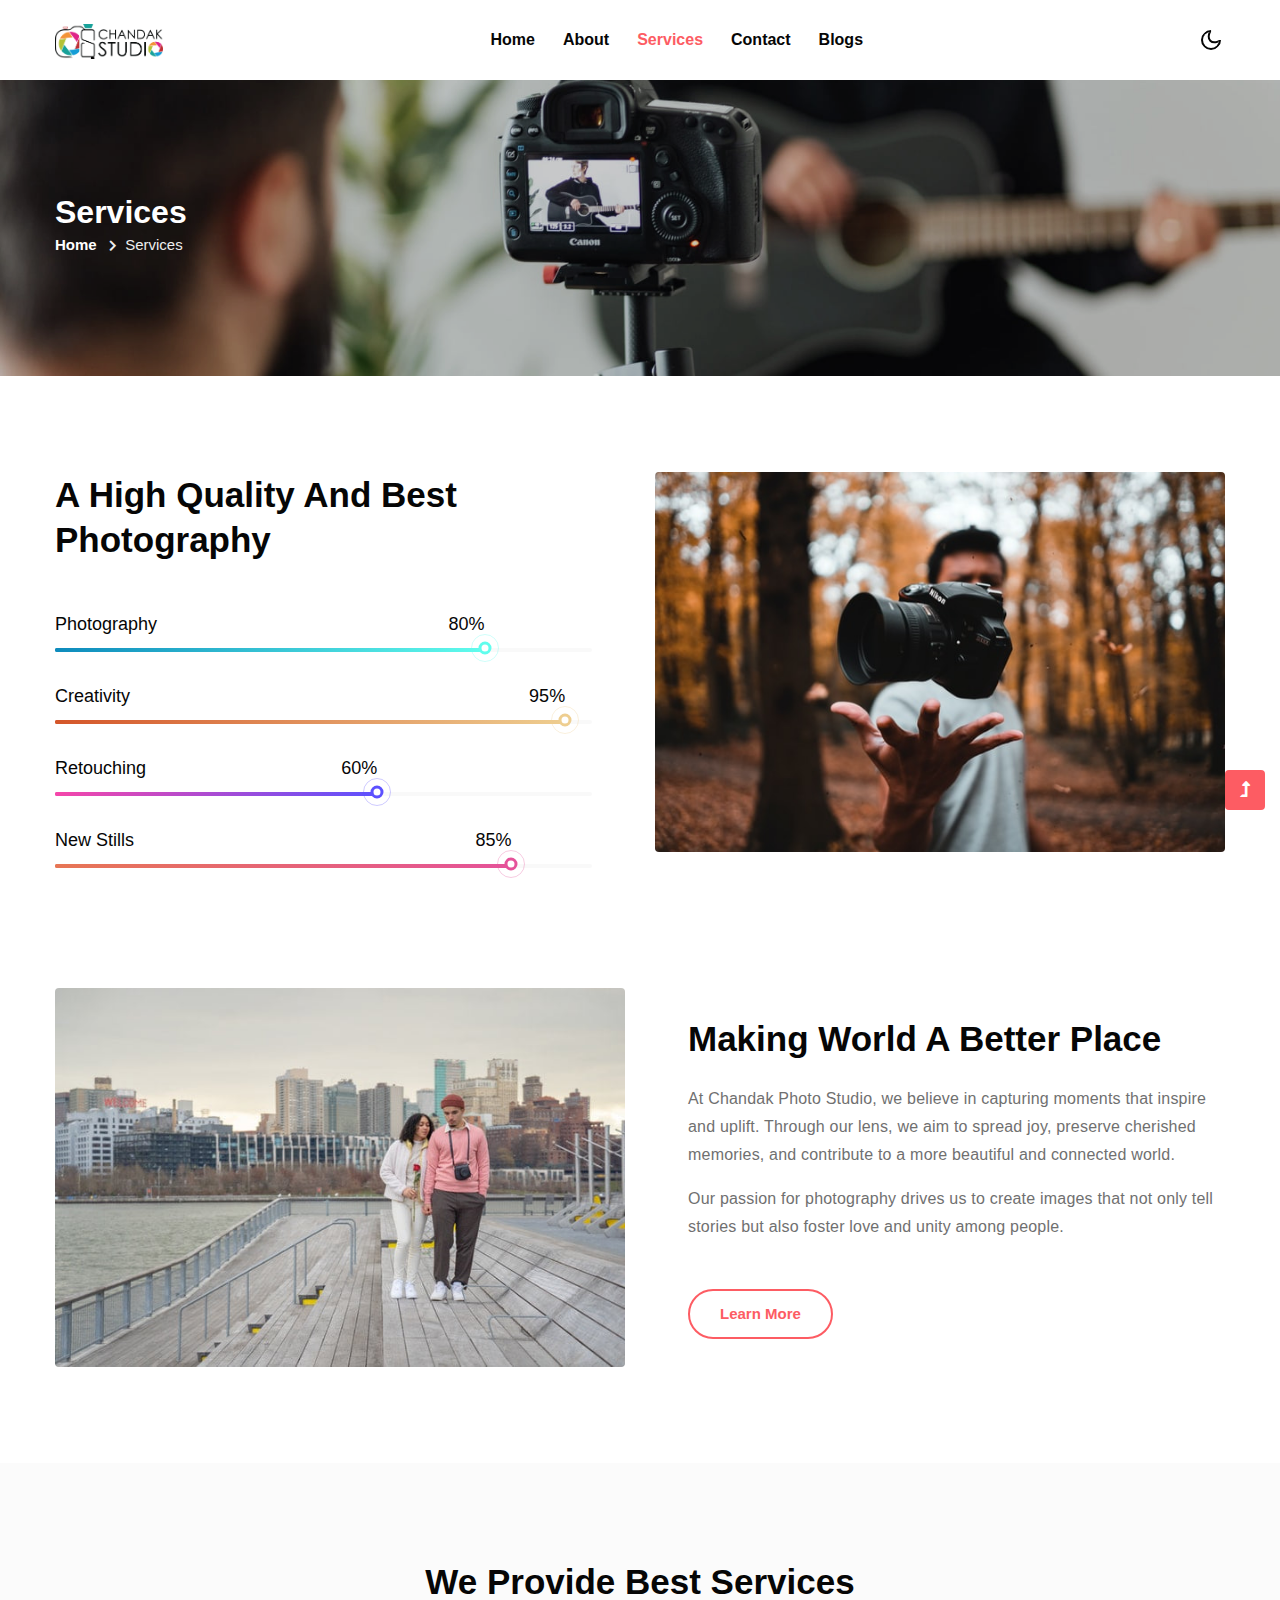
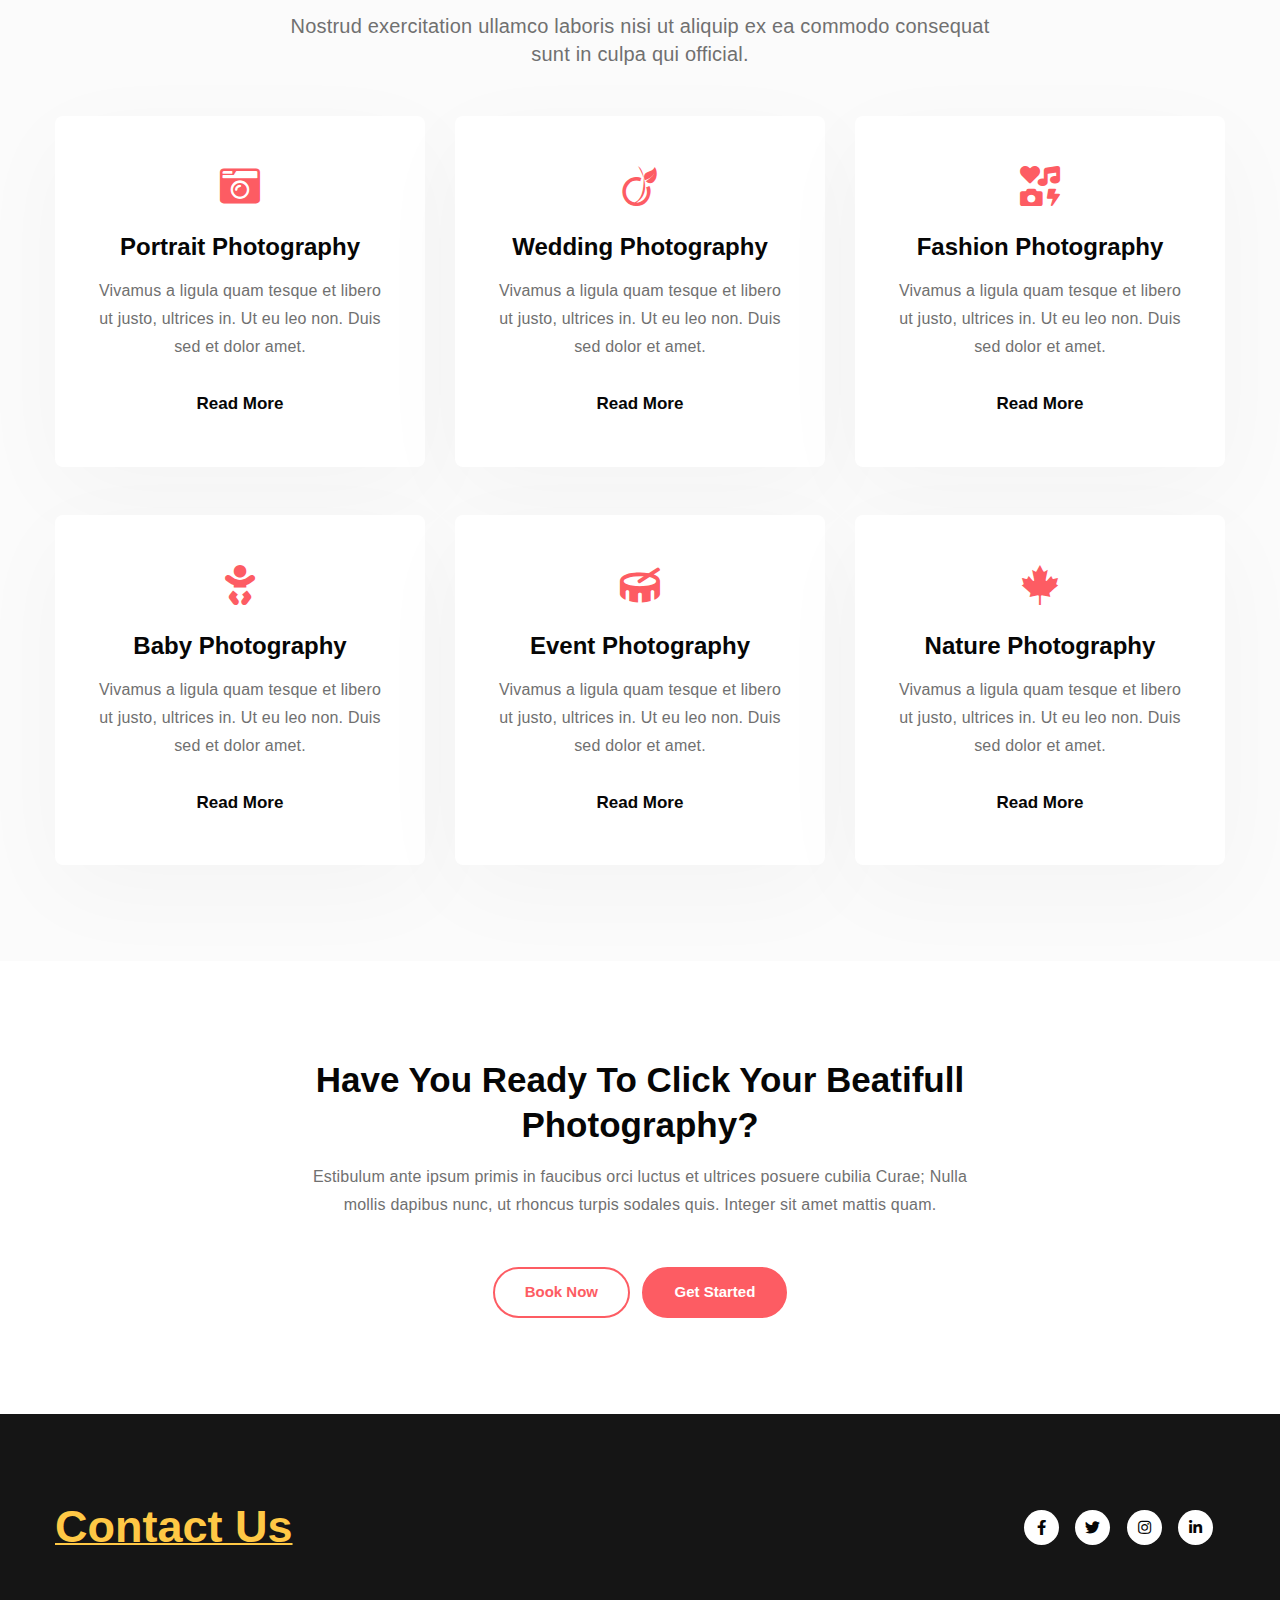
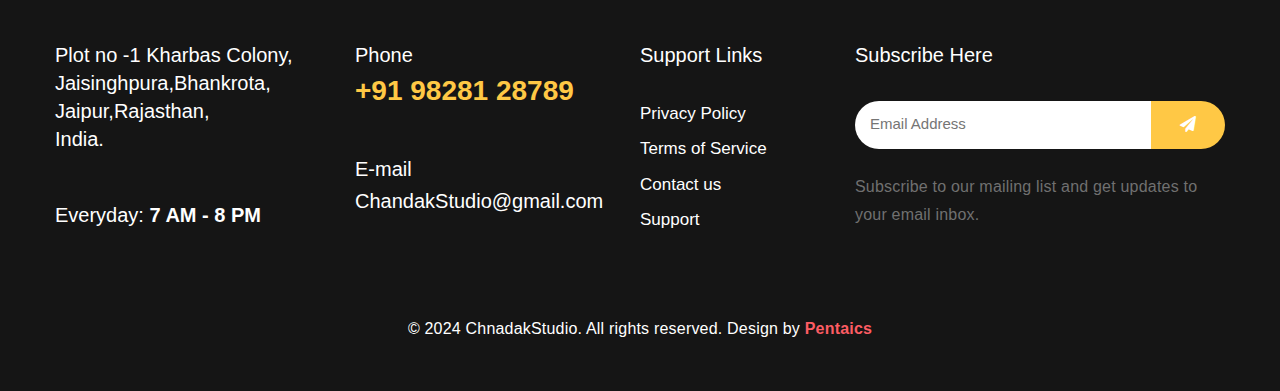
<file: services.html>
<!--
Author: W3layouts
Author URL: http://w3layouts.com
-->
<!doctype html>
<html lang="en">

<head>
    <!-- Required meta tags -->
    <meta charset="utf-8">
    <meta name="viewport" content="width=device-width, initial-scale=1, shrink-to-fit=no">
    <title>Photogenic - Photo Gallery Category Bootstrap Responsive Website Template - Services : W3Layouts</title>
    <!-- google-fonts -->
    <link href="//fonts.googleapis.com/css2?family=Nunito:wght@200;300;400;600;700;800;900&display=swap"
        rel="stylesheet">
    <link href="//fonts.googleapis.com/css2?family=Playfair+Display:wght@400;500;600;700;800;900&display=swap"
        rel="stylesheet">
    <!-- //google-fonts -->
    <!-- Template CSS Style link -->
    <link rel="stylesheet" href="assets/css/style-starter.css">
</head>

<body>
    <!--header-->
    <header id="site-header" class="fixed-top">
        <div class="container">
            <nav class="navbar navbar-expand-lg stroke">
                <h1>
                    <a class="navbar-brand" href="#index.html">
                        <img src="/assets/images/black logo chandak.png" alt="Your logo" title="Your logo"
                            style="height:35px;" />
                    </a>
                </h1>
                <!-- if logo is image enable this   
    <a class="navbar-brand" href="#index.html">
        <img src="image-path" alt="Your logo" title="Your logo" style="height:35px;" />
    </a> -->
                <button class="navbar-toggler  collapsed bg-gradient" type="button" data-toggle="collapse"
                    data-target="#navbarTogglerDemo02" aria-controls="navbarTogglerDemo02" aria-expanded="false"
                    aria-label="Toggle navigation">
                    <span class="navbar-toggler-icon fa icon-expand fa-bars"></span>
                    <span class="navbar-toggler-icon fa icon-close fa-times"></span>
                </button>

                <div class="collapse navbar-collapse" id="navbarTogglerDemo02">
                    <ul class="navbar-nav mx-lg-auto">
                        <li class="nav-item">
                            <a class="nav-link" href="index.html">Home <span class="sr-only">(current)</span></a>
                        </li>
                        <li class="nav-item">
                            <a class="nav-link" href="about.html">About</a>
                        </li>
                        <li class="nav-item active">
                            <a class="nav-link" href="services.html">Services</a>
                        </li>
                        <li class="nav-item">
                            <a class="nav-link" href="contact.html">Contact</a>
                        </li>
                        <li class="nav-item">
                            <a class="nav-link" href="blog.html">Blogs</a>
                        </li>
                    </ul>
                </div>
                <!-- search button -->
                <!-- <div class="search-right ml-lg-3">
                    <div class="search-container">
                        <form action="/search" method="get">
                            <input class="search expandright" id="searchright" type="search" name="q"
                                placeholder="Search">
                            <label class="button searchbutton" for="searchright"><i class="fas fa-search"></i></label>
                        </form>
                    </div>
                </div> -->
                <!-- //search button -->
                <!-- toggle switch for light and dark theme -->
                <div class="cont-ser-position">
                    <nav class="navigation">
                        <div class="theme-switch-wrapper">
                            <label class="theme-switch" for="checkbox">
                                <input type="checkbox" id="checkbox">
                                <div class="mode-container">
                                    <i class="gg-sun"></i>
                                    <i class="gg-moon"></i>
                                </div>
                            </label>
                        </div>
                    </nav>
                </div>
                <!-- //toggle switch for light and dark theme -->
            </nav>
        </div>
    </header>
    <!--//header-->

    <!-- inner banner -->
    <section class="inner-banner py-5">
        <div class="w3l-breadcrumb py-lg-5">
            <div class="container pt-sm-5 pt-4 pb-sm-4">
                <h4 class="inner-text-title font-weight-bold pt-5">Services</h4>
                <ul class="breadcrumbs-custom-path">
                    <li><a href="index.html">Home</a></li>
                    <li class="active"><span class="fa fa-chevron-right mx-2" aria-hidden="true"></span>Services</li>
                </ul>
            </div>
        </div>
    </section>
    <!-- //inner banner -->

    <!-- service section -->
    <section class="w3l-servicesblock py-5">
        <div class="container py-md-5 py-4">
            <div class="row pb-lg-4">
                <div class="col-lg-6 w3l-progress align-self pr-lg-5">
                    <h3 class="title-style mb-5">A high quality and best photography</h3>
                    <div class="progress-info info1">
                        <h6 class="progress-tittle">Photography <span class="">80%</span></h6>
                        <div class="progress">
                            <div class="progress-bar progress-bar-striped gradient-1" role="progressbar"
                                style="width: 80%" aria-valuenow="90" aria-valuemin="0" aria-valuemax="100">
                            </div>
                        </div>
                    </div>
                    <div class="progress-info info2">
                        <h6 class="progress-tittle">Creativity <span class="">95%</span>
                        </h6>
                        <div class="progress">
                            <div class="progress-bar progress-bar-striped gradient-2" role="progressbar"
                                style="width: 95%" aria-valuenow="95" aria-valuemin="0" aria-valuemax="100">
                            </div>
                        </div>
                    </div>
                    <div class="progress-info info3">
                        <h6 class="progress-tittle">Retouching <span class="">60%</span></h6>
                        <div class="progress">
                            <div class="progress-bar progress-bar-striped gradient-3" role="progressbar"
                                style="width: 60%" aria-valuenow="95" aria-valuemin="0" aria-valuemax="100">
                            </div>
                        </div>
                    </div>
                    <div class="progress-info info4 mb-0">
                        <h6 class="progress-tittle">New Stills <span class="">85%</span></h6>
                        <div class="progress">
                            <div class="progress-bar progress-bar-striped gradient-4" role="progressbar"
                                style="width: 85%" aria-valuenow="95" aria-valuemin="0" aria-valuemax="100">
                            </div>
                        </div>
                    </div>
                </div>
                <div class="col-lg-6 left-wthree-img mt-lg-0 mt-5">
                    <img src="assets/images/service1.jpg" alt="" class="img-fluid">
                </div>
            </div>
            <div class="row mt-5 pt-lg-5">
                <div class="col-lg-6 left-wthree-img mt-lg-0 mt-5 order-lg-first order-last">
                    <img src="assets/images/service2.jpg" alt="" class="img-fluid">
                </div>
                <div class="col-lg-6 about-right-faq align-self pl-lg-5 order-lg-last order-first">
                    <h3 class="title-style mb-4">Making world a better place</h3>
                    <p>At Chandak Photo Studio, we believe in capturing moments that inspire and uplift. Through our
                        lens, we aim to spread joy, preserve cherished memories, and contribute to a more beautiful and
                        connected world.</p>
                    <p class="mt-3">Our passion for photography drives us to create images that not only tell stories
                        but also foster love and unity among people.</p>
                    <a class="btn btn-style btn-style-primary mt-lg-5 mt-4" href="about.html">Learn More </a>
                </div>
            </div>
        </div>
    </section>
    <!-- //service section -->

    <!-- /service page -->
    <section class="w3l-bottom-grids-6 py-5">
        <div class="container py-lg-5 py-md-4">
            <div class="title-heading-w3 text-center mx-auto mb-sm-5 mb-4" style="max-width:700px">
                <h3 class="title-style">We Provide best services</h3>
                <p class="lead mt-2">Nostrud exercitation ullamco laboris nisi
                    ut aliquip ex ea commodo consequat sunt in culpa qui official.</p>
            </div>
            <div class="grids-area-hny main-cont-wthree-fea row">
                <div class="col-lg-4 col-md-6 grids-feature">
                    <div class="area-box">
                        <i class="fas fa-camera-retro"></i>
                        <h4><a href="#feature" class="title-head">Portrait Photography</a></h4>
                        <p>Vivamus a ligula quam tesque et libero ut justo, ultrices in. Ut eu leo non. Duis sed et
                            dolor amet.</p>
                        <a href="#url" class="more">Read More </a>
                    </div>
                </div>
                <div class="col-lg-4 col-md-6 grids-feature mt-md-0 mt-4">
                    <div class="area-box">
                        <i class="fab fa-viadeo"></i>
                        <h4><a href="#feature" class="title-head">Wedding Photography</a></h4>
                        <p>Vivamus a ligula quam tesque et libero ut justo, ultrices in. Ut eu leo non. Duis sed dolor
                            et amet.</p>
                        <a href="#url" class="more">Read More </a>
                    </div>
                </div>
                <div class="col-lg-4 col-md-6 grids-feature mt-lg-0 mt-4">
                    <div class="area-box">
                        <i class="fas fa-icons"></i>
                        <h4><a href="#feature" class="title-head">Fashion Photography</a></h4>
                        <p>Vivamus a ligula quam tesque et libero ut justo, ultrices in. Ut eu leo non. Duis sed dolor
                            et amet.</p>
                        <a href="#url" class="more">Read More</a>
                    </div>
                </div>
                <div class="col-lg-4 col-md-6 grids-feature mt-lg-5 mt-4">
                    <div class="area-box">
                        <i class="fas fa-baby"></i>
                        <h4><a href="#feature" class="title-head">Baby Photography</a></h4>
                        <p>Vivamus a ligula quam tesque et libero ut justo, ultrices in. Ut eu leo non. Duis sed et
                            dolor amet.</p>
                        <a href="#url" class="more">Read More </a>
                    </div>
                </div>
                <div class="col-lg-4 col-md-6 grids-feature mt-lg-5 mt-4">
                    <div class="area-box">
                        <i class="fas fa-drum"></i>
                        <h4><a href="#feature" class="title-head">Event Photography</a></h4>
                        <p>Vivamus a ligula quam tesque et libero ut justo, ultrices in. Ut eu leo non. Duis sed dolor
                            et amet.</p>
                        <a href="#url" class="more">Read More </a>
                    </div>
                </div>
                <div class="col-lg-4 col-md-6 grids-feature mt-lg-5 mt-4">
                    <div class="area-box">
                        <i class="fab fa-canadian-maple-leaf"></i>
                        <h4><a href="#feature" class="title-head">Nature Photography</a></h4>
                        <p>Vivamus a ligula quam tesque et libero ut justo, ultrices in. Ut eu leo non. Duis sed dolor
                            et amet.</p>
                        <a href="#url" class="more">Read More </a>
                    </div>
                </div>
            </div>
        </div>
    </section>
    <!-- //service page -->

    <!-- content with buttons -->
    <section class="services-2 py-5">
        <div class="container py-md-5 py-4 text-center">
            <div class="header-section text-center mx-auto" style="max-width:700px">
                <h3 class="title-style mb-3">have you ready to click your beatifull Photography? </h3>
                <p> Estibulum ante ipsum primis in faucibus orci luctus et ultrices posuere cubilia Curae;
                    Nulla mollis dapibus nunc, ut rhoncus
                    turpis sodales quis. Integer sit amet mattis quam.</p>
            </div>
            <div class="buttons mt-5">
                <a href="contact.html" class="btn btn-style btn-style-primary mr-2">Book Now</a>
                <a href="contact.html" class="btn btn-style btn-style-primary-2">Get Started</a>
            </div>
        </div>
    </section>
    <!-- //content with buttons -->

    <!-- footer -->
    <footer class="w3l-footer-29-main">
        <div class="footer-29-w3l py-5">
            <div class="container pt-md-5 pt-4">
                <div class="w3l-footer-text-style">
                    <div class="footer-list-cont d-flex align-items-center justify-content-between mb-5">
                        <h6 class="foot-sub-title">Contact Us</h6>
                        <div class="main-social-footer-29">
                            <a href="#facebook" class="facebook"><i class="fab fa-facebook-f"></i></a>
                            <a href="#twitter" class="twitter"><i class="fab fa-twitter"></i></a>
                            <a href="#instagram" class="instagram"><i class="fab fa-instagram"></i></a>
                            <a href="#linkedin" class="linkedin"><i class="fab fa-linkedin-in"></i></a>
                        </div>
                    </div>
                </div>
                <div class="row footer-top-29 pt-lg-5 pt-sm-4">
                    <div class="col-lg-3 col-sm-6">
                        <div class="address-grid">
                            <h5>Plot no -1 Kharbas Colony, Jaisinghpura,Bhankrota, Jaipur,Rajasthan, <br> India.</h5>
                            <h5 class="mt-sm-5 mt-4">Everyday: <span> 7 AM - 8 PM</span></h5>
                        </div>
                    </div>
                    <div class="col-lg-3 col-sm-6 mt-sm-0 mt-4">
                        <div class="address-grid">
                            <h5>Phone</h5>
                            <h5 class="phone-number-text mt-2"><a href="tel:+(91) 98281 28789">+91 98281 28789</a></h5>
                        </div>
                        <div class="address-grid mt-sm-5 mt-4">
                            <h5>E-mail</h5>
                            <h5 class="email-cont-text mt-1"> <a href="mailto:ChandakStudio@gmail.com"
                                    class="mail">ChandakStudio@gmail.com</a></h5>
                        </div>
                    </div>
                    <div class="col-lg-2 col-md-6 col-sm-5 footer-list-menu pl-lg-0 mt-lg-0 mt-sm-5 mt-4">
                        <div class="address-grid">
                            <h5 class="mb-4 pb-lg-2">Support Links</h5>
                            <ul>
                                <li><a href="#privacy">Privacy Policy</a></li>
                                <li><a href="#terms"> Terms of Service</a></li>
                                <li><a href="contact.html">Contact us</a></li>
                                <li><a href="#support"> Support</a></li>
                            </ul>
                        </div>
                    </div>
                    <div class="address-grid col-lg-4 col-md-6 col-sm-7 mt-lg-0 mt-sm-5 mt-4 w3l-footer-16-main">
                        <h5>Subscribe Here</h5>
                        <form action="#" class="subscribe d-flex mt-4 pt-lg-2 mb-4" method="post">
                            <input type="email" name="email" placeholder="Email Address" required="">
                            <button><span class="fa fa-paper-plane" aria-hidden="true"></span></button>
                        </form>
                        <p>Subscribe to our mailing list and get updates to your email inbox.</p>
                    </div>
                </div>
                <!-- copyright -->
                <div class="w3l-copyright text-center mt-lg-5 mt-sm-4 pt-md-4 pt-3">
                    <p class="copy-footer-29">© 2024 ChnadakStudio. All rights reserved. Design by <a href="#"
                            target="_blank">
                            Pentaics</a></p>
                </div>
            </div>
        </div>
    </footer>
    <!-- //footer -->

    <!-- Js scripts -->
    <!-- move top -->
    <button onclick="topFunction()" id="movetop" title="Go to top">
        <span class="fas fa-level-up-alt" aria-hidden="true"></span>
    </button>
    <script>
        // When the user scrolls down 20px from the top of the document, show the button
        window.onscroll = function () {
            scrollFunction()
        };

        function scrollFunction() {
            if (document.body.scrollTop > 20 || document.documentElement.scrollTop > 20) {
                document.getElementById("movetop").style.display = "block";
            } else {
                document.getElementById("movetop").style.display = "none";
            }
        }

        // When the user clicks on the button, scroll to the top of the document
        function topFunction() {
            document.body.scrollTop = 0;
            document.documentElement.scrollTop = 0;
        }
    </script>
    <!-- //move top -->

    <!-- common jquery plugin -->
    <script src="assets/js/jquery-3.3.1.min.js"></script>
    <!-- //common jquery plugin -->

    <!-- theme switch js (light and dark)-->
    <script src="assets/js/theme-change.js"></script>
    <!-- //theme switch js (light and dark)-->

    <!-- MENU-JS -->
    <script>
        $(window).on("scroll", function () {
            var scroll = $(window).scrollTop();

            if (scroll >= 80) {
                $("#site-header").addClass("nav-fixed");
            } else {
                $("#site-header").removeClass("nav-fixed");
            }
        });

        //Main navigation Active Class Add Remove
        $(".navbar-toggler").on("click", function () {
            $("header").toggleClass("active");
        });
        $(document).on("ready", function () {
            if ($(window).width() > 991) {
                $("header").removeClass("active");
            }
            $(window).on("resize", function () {
                if ($(window).width() > 991) {
                    $("header").removeClass("active");
                }
            });
        });
    </script>
    <!-- //MENU-JS -->

    <!-- disable body scroll which navbar is in active -->
    <script>
        $(function () {
            $('.navbar-toggler').click(function () {
                $('body').toggleClass('noscroll');
            })
        });
    </script>
    <!-- //disable body scroll which navbar is in active -->

    <!--bootstrap-->
    <script src="assets/js/bootstrap.min.js"></script>
    <!-- //bootstrap-->
    <!-- //Js scripts -->
</body>

</html>
</file>
<file: assets/css/style-starter.css>
@charset "UTF-8";

/*--
Author: W3layouts
Author URL: http://w3layouts.com
--*/
/*!
 * Bootstrap v4.4.1 (https://getbootstrap.com/)
 * Copyright 2011-2019 The Bootstrap Authors
 * Copyright 2011-2019 Twitter, Inc.
 * Licensed under MIT (https://github.com/twbs/bootstrap/blob/master/LICENSE)
 */
:root {
  --blue: #007bff;
  --indigo: #6610f2;
  --purple: #6f42c1;
  --pink: #e83e8c;
  --red: #dc3545;
  --orange: #fd7e14;
  --yellow: #ffc107;
  --green: #28a745;
  --teal: #20c997;
  --cyan: #17a2b8;
  --white: #fff;
  --gray: #6c757d;
  --gray-dark: #343a40;
  --primary: #f34235;
  --secondary: #131514;
  --success: #28a745;
  --info: #17a2b8;
  --warning: #ffc107;
  --danger: #dc3545;
  --light: #f8f9fa;
  --dark: #343a40;
  --breakpoint-xs: 0;
  --breakpoint-sm: 576px;
  --breakpoint-md: 768px;
  --breakpoint-lg: 992px;
  --breakpoint-xl: 1200px;
  --font-family-sans-serif: -apple-system, BlinkMacSystemFont, "Segoe UI", Roboto, "Helvetica Neue", Arial, "Noto Sans", sans-serif, "Apple Color Emoji", "Segoe UI Emoji", "Segoe UI Symbol", "Noto Color Emoji";
  --font-family-monospace: SFMono-Regular, Menlo, Monaco, Consolas, "Liberation Mono", "Courier New", monospace;
}

*,
*::before,
*::after {
  box-sizing: border-box;
}

html {
  font-family: sans-serif;
  line-height: 1.15;
  -webkit-text-size-adjust: 100%;
  -webkit-tap-highlight-color: rgba(0, 0, 0, 0);
}

article,
aside,
figcaption,
figure,
footer,
header,
hgroup,
main,
nav,
section {
  display: block;
}

body {
  margin: 0;
  font-family: -apple-system, BlinkMacSystemFont, "Segoe UI", Roboto, "Helvetica Neue", Arial, "Noto Sans", sans-serif, "Apple Color Emoji", "Segoe UI Emoji", "Segoe UI Symbol", "Noto Color Emoji";
  font-size: 1rem;
  font-weight: 400;
  line-height: 1.5;
  color: #212529;
  text-align: left;
  background-color: #fff;
}

[tabindex="-1"]:focus:not(:focus-visible) {
  outline: 0 !important;
}

hr {
  box-sizing: content-box;
  height: 0;
  overflow: visible;
}

h1,
h2,
h3,
h4,
h5,
h6 {
  margin-top: 0;
  margin-bottom: 0.5rem;
}

p {
  margin-top: 0;
  margin-bottom: 1rem;
}

abbr[title],
abbr[data-original-title] {
  text-decoration: underline;
  -webkit-text-decoration: underline dotted;
  text-decoration: underline dotted;
  cursor: help;
  border-bottom: 0;
  -webkit-text-decoration-skip-ink: none;
  text-decoration-skip-ink: none;
}

address {
  margin-bottom: 1rem;
  font-style: normal;
  line-height: inherit;
}

ol,
ul,
dl {
  margin-top: 0;
  margin-bottom: 1rem;
}

ol ol,
ul ul,
ol ul,
ul ol {
  margin-bottom: 0;
}

dt {
  font-weight: 600;
}

dd {
  margin-bottom: .5rem;
  margin-left: 0;
}

blockquote {
  margin: 0 0 1rem;
}

b,
strong {
  font-weight: bolder;
}

small {
  font-size: 80%;
}

sub,
sup {
  position: relative;
  font-size: 75%;
  line-height: 0;
  vertical-align: baseline;
}

sub {
  bottom: -.25em;
}

sup {
  top: -.5em;
}

a {
  color: var(--font-color);
  text-decoration: none;
  background-color: transparent;
}

a:hover {
  color: var(--primary-color);
  text-decoration: underline;
}

a,
a:hover,
button,
button:hover {
  text-decoration: none;
  transition: .5s all;
  -moz-transition: .5s all;
}

a:not([href]) {
  color: inherit;
  text-decoration: none;
}

a:not([href]):hover {
  color: inherit;
  text-decoration: none;
}

pre,
code,
kbd,
samp {
  font-family: SFMono-Regular, Menlo, Monaco, Consolas, "Liberation Mono", "Courier New", monospace;
  font-size: 1em;
}

pre {
  margin-top: 0;
  margin-bottom: 1rem;
  overflow: auto;
}

figure {
  margin: 0 0 1rem;
}

img {
  vertical-align: middle;
  border-style: none;
}

svg {
  overflow: hidden;
  vertical-align: middle;
}

table {
  border-collapse: collapse;
}

caption {
  padding-top: 0.75rem;
  padding-bottom: 0.75rem;
  color: #6c757d;
  text-align: left;
  caption-side: bottom;
}

th {
  text-align: inherit;
}

label {
  display: inline-block;
  margin-bottom: 0.5rem;
}

button {
  border-radius: 0;
}

button:focus {
  outline: 1px dotted;
  outline: 5px auto -webkit-focus-ring-color;
}

input,
button,
select,
optgroup,
textarea {
  margin: 0;
  font-family: inherit;
  font-size: inherit;
  line-height: inherit;
}

button,
input {
  overflow: visible;
}

button,
select {
  text-transform: none;
}

select {
  word-wrap: normal;
}

button,
[type="button"],
[type="reset"],
[type="submit"] {
  -webkit-appearance: button;
}

button:not(:disabled),
[type="button"]:not(:disabled),
[type="reset"]:not(:disabled),
[type="submit"]:not(:disabled) {
  cursor: pointer;
}

button::-moz-focus-inner,
[type="button"]::-moz-focus-inner,
[type="reset"]::-moz-focus-inner,
[type="submit"]::-moz-focus-inner {
  padding: 0;
  border-style: none;
}

input[type="radio"],
input[type="checkbox"] {
  box-sizing: border-box;
  padding: 0;
}

input[type="date"],
input[type="time"],
input[type="datetime-local"],
input[type="month"] {
  -webkit-appearance: listbox;
}

textarea {
  overflow: auto;
  resize: vertical;
}

fieldset {
  min-width: 0;
  padding: 0;
  margin: 0;
  border: 0;
}

legend {
  display: block;
  width: 100%;
  max-width: 100%;
  padding: 0;
  margin-bottom: .5rem;
  font-size: 1.5rem;
  line-height: inherit;
  color: inherit;
  white-space: normal;
}

@media (max-width: 1200px) {
  legend {
    font-size: calc(1.275rem + 0.3vw);
  }
}

progress {
  vertical-align: baseline;
}

[type="number"]::-webkit-inner-spin-button,
[type="number"]::-webkit-outer-spin-button {
  height: auto;
}

[type="search"] {
  outline-offset: -2px;
  -webkit-appearance: none;
}

[type="search"]::-webkit-search-decoration {
  -webkit-appearance: none;
}

::-webkit-file-upload-button {
  font: inherit;
  -webkit-appearance: button;
}

output {
  display: inline-block;
}

summary {
  display: list-item;
  cursor: pointer;
}

template {
  display: none;
}

[hidden] {
  display: none !important;
}

h1,
h2,
h3,
h4,
h5,
h6,
.h1,
.h2,
.h3,
.h4,
.h5,
.h6 {
  margin-bottom: 0.5rem;
  font-weight: 400;
  line-height: 28px;
}

h1,
.h1 {
  font-size: 2.5rem;
}

@media (max-width: 1200px) {

  h1,
  .h1 {
    font-size: calc(1.375rem + 1.5vw);
  }
}

h2,
.h2 {
  font-size: 2rem;
}

@media (max-width: 1200px) {

  h2,
  .h2 {
    font-size: calc(1.325rem + 0.9vw);
  }
}

h3,
.h3 {
  font-size: 1.75rem;
}

@media (max-width: 1200px) {

  h3,
  .h3 {
    font-size: calc(1.3rem + 0.6vw);
  }
}

h4,
.h4 {
  font-size: 1.5rem;
}

@media (max-width: 1200px) {

  h4,
  .h4 {
    font-size: calc(1.275rem + 0.3vw);
  }
}

h5,
.h5 {
  font-size: 1.25rem;
}

h6,
.h6 {
  font-size: 1rem;
}

.lead {
  font-size: 1.25rem;
  font-weight: 300;
}

.display-1 {
  font-size: 6rem;
  font-weight: 300;
  line-height: 1.2;
}

@media (max-width: 1200px) {
  .display-1 {
    font-size: calc(1.725rem + 5.7vw);
  }
}

.display-2 {
  font-size: 5.5rem;
  font-weight: 300;
  line-height: 1.2;
}

@media (max-width: 1200px) {
  .display-2 {
    font-size: calc(1.675rem + 5.1vw);
  }
}

.display-3 {
  font-size: 4.5rem;
  font-weight: 300;
  line-height: 1.2;
}

@media (max-width: 1200px) {
  .display-3 {
    font-size: calc(1.575rem + 3.9vw);
  }
}

.display-4 {
  font-size: 3.5rem;
  font-weight: 300;
  line-height: 1.2;
}

@media (max-width: 1200px) {
  .display-4 {
    font-size: calc(1.475rem + 2.7vw);
  }
}

hr {
  margin-top: 1rem;
  margin-bottom: 1rem;
  border: 0;
  border-top: 1px solid rgba(0, 0, 0, 0.1);
}

small,
.small {
  font-size: 80%;
  font-weight: 400;
}

mark,
.mark {
  padding: 0.2em;
  background-color: #fcf8e3;
}

.list-unstyled {
  padding-left: 0;
  list-style: none;
}

.list-inline {
  padding-left: 0;
  list-style: none;
}

.list-inline-item {
  display: inline-block;
}

.list-inline-item:not(:last-child) {
  margin-right: 0.5rem;
}

.initialism {
  font-size: 90%;
  text-transform: uppercase;
}

.blockquote {
  margin-bottom: 1rem;
  font-size: 1.25rem;
}

.blockquote-footer {
  display: block;
  font-size: 80%;
  color: #6c757d;
}

.blockquote-footer::before {
  content: "\2014\00A0";
}

.img-fluid {
  max-width: 100%;
  height: auto;
  border-radius: var(--border-radius);
}

.img-thumbnail {
  padding: 0.25rem;
  background-color: #fff;
  border: 1px solid #dee2e6;
  border-radius: 0.25rem;
  max-width: 100%;
  height: auto;
}

.figure {
  display: inline-block;
}

.figure-img {
  margin-bottom: 0.5rem;
  line-height: 1;
}

.figure-caption {
  font-size: 90%;
  color: #6c757d;
}

code {
  font-size: 87.5%;
  color: #e83e8c;
  word-wrap: break-word;
}

a>code {
  color: inherit;
}

kbd {
  padding: 0.2rem 0.4rem;
  font-size: 87.5%;
  color: #fff;
  background-color: #212529;
  border-radius: 0.2rem;
}

kbd kbd {
  padding: 0;
  font-size: 100%;
  font-weight: 600;
}

pre {
  display: block;
  font-size: 87.5%;
  color: #212529;
}

pre code {
  font-size: inherit;
  color: inherit;
  word-break: normal;
}

.pre-scrollable {
  max-height: 340px;
  overflow-y: scroll;
}

.container {
  width: 100%;
  padding-right: 15px;
  padding-left: 15px;
  margin-right: auto;
  margin-left: auto;
}

@media (min-width: 576px) {
  .container {
    max-width: 540px;
  }
}

@media (min-width: 768px) {
  .container {
    max-width: 720px;
  }
}

@media (min-width: 992px) {
  .container {
    max-width: 960px;
  }
}

@media (min-width: 1200px) {
  .container {
    max-width: 1140px;
  }
}

.container-fluid,
.container-sm,
.container-md,
.container-lg,
.container-xl {
  width: 100%;
  padding-right: 15px;
  padding-left: 15px;
  margin-right: auto;
  margin-left: auto;
}

@media (min-width: 576px) {

  .container,
  .container-sm {
    max-width: 540px;
  }
}

@media (min-width: 768px) {

  .container,
  .container-sm,
  .container-md {
    max-width: 720px;
  }
}

@media (min-width: 992px) {

  .container,
  .container-sm,
  .container-md,
  .container-lg {
    max-width: 960px;
  }
}

@media (min-width: 1200px) {

  .container,
  .container-sm,
  .container-md,
  .container-lg,
  .container-xl {
    max-width: 1140px;
  }
}

.row {
  display: flex;
  flex-wrap: wrap;
  margin-right: -15px;
  margin-left: -15px;
}

.no-gutters {
  margin-right: 0;
  margin-left: 0;
}

.no-gutters>.col,
.no-gutters>[class*="col-"] {
  padding-right: 0;
  padding-left: 0;
}

.col-1,
.col-2,
.col-3,
.col-4,
.col-5,
.col-6,
.col-7,
.col-8,
.col-9,
.col-10,
.col-11,
.col-12,
.col,
.col-auto,
.col-sm-1,
.col-sm-2,
.col-sm-3,
.col-sm-4,
.col-sm-5,
.col-sm-6,
.col-sm-7,
.col-sm-8,
.col-sm-9,
.col-sm-10,
.col-sm-11,
.col-sm-12,
.col-sm,
.col-sm-auto,
.col-md-1,
.col-md-2,
.col-md-3,
.col-md-4,
.col-md-5,
.col-md-6,
.col-md-7,
.col-md-8,
.col-md-9,
.col-md-10,
.col-md-11,
.col-md-12,
.col-md,
.col-md-auto,
.col-lg-1,
.col-lg-2,
.col-lg-3,
.col-lg-4,
.col-lg-5,
.col-lg-6,
.col-lg-7,
.col-lg-8,
.col-lg-9,
.col-lg-10,
.col-lg-11,
.col-lg-12,
.col-lg,
.col-lg-auto,
.col-xl-1,
.col-xl-2,
.col-xl-3,
.col-xl-4,
.col-xl-5,
.col-xl-6,
.col-xl-7,
.col-xl-8,
.col-xl-9,
.col-xl-10,
.col-xl-11,
.col-xl-12,
.col-xl,
.col-xl-auto {
  position: relative;
  width: 100%;
  padding-right: 15px;
  padding-left: 15px;
}

.col {
  flex-basis: 0;
  flex-grow: 1;
  max-width: 100%;
}

.row-cols-1>* {
  flex: 0 0 100%;
  max-width: 100%;
}

.row-cols-2>* {
  flex: 0 0 50%;
  max-width: 50%;
}

.row-cols-3>* {
  flex: 0 0 33.33333%;
  max-width: 33.33333%;
}

.row-cols-4>* {
  flex: 0 0 25%;
  max-width: 25%;
}

.row-cols-5>* {
  flex: 0 0 20%;
  max-width: 20%;
}

.row-cols-6>* {
  flex: 0 0 16.66667%;
  max-width: 16.66667%;
}

.col-auto {
  flex: 0 0 auto;
  width: auto;
  max-width: 100%;
}

.col-1 {
  flex: 0 0 8.33333%;
  max-width: 8.33333%;
}

.col-2 {
  flex: 0 0 16.66667%;
  max-width: 16.66667%;
}

.col-3 {
  flex: 0 0 25%;
  max-width: 25%;
}

.col-4 {
  flex: 0 0 33.33333%;
  max-width: 33.33333%;
}

.col-5 {
  flex: 0 0 41.66667%;
  max-width: 41.66667%;
}

.col-6 {
  flex: 0 0 50%;
  max-width: 50%;
}

.col-7 {
  flex: 0 0 58.33333%;
  max-width: 58.33333%;
}

.col-8 {
  flex: 0 0 66.66667%;
  max-width: 66.66667%;
}

.col-9 {
  flex: 0 0 75%;
  max-width: 75%;
}

.col-10 {
  flex: 0 0 83.33333%;
  max-width: 83.33333%;
}

.col-11 {
  flex: 0 0 91.66667%;
  max-width: 91.66667%;
}

.col-12 {
  flex: 0 0 100%;
  max-width: 100%;
}

.order-first {
  order: -1;
}

.order-last {
  order: 13;
}

.order-0 {
  order: 0;
}

.order-1 {
  order: 1;
}

.order-2 {
  order: 2;
}

.order-3 {
  order: 3;
}

.order-4 {
  order: 4;
}

.order-5 {
  order: 5;
}

.order-6 {
  order: 6;
}

.order-7 {
  order: 7;
}

.order-8 {
  order: 8;
}

.order-9 {
  order: 9;
}

.order-10 {
  order: 10;
}

.order-11 {
  order: 11;
}

.order-12 {
  order: 12;
}

.offset-1 {
  margin-left: 8.33333%;
}

.offset-2 {
  margin-left: 16.66667%;
}

.offset-3 {
  margin-left: 25%;
}

.offset-4 {
  margin-left: 33.33333%;
}

.offset-5 {
  margin-left: 41.66667%;
}

.offset-6 {
  margin-left: 50%;
}

.offset-7 {
  margin-left: 58.33333%;
}

.offset-8 {
  margin-left: 66.66667%;
}

.offset-9 {
  margin-left: 75%;
}

.offset-10 {
  margin-left: 83.33333%;
}

.offset-11 {
  margin-left: 91.66667%;
}

@media (min-width: 576px) {
  .col-sm {
    flex-basis: 0;
    flex-grow: 1;
    max-width: 100%;
  }

  .row-cols-sm-1>* {
    flex: 0 0 100%;
    max-width: 100%;
  }

  .row-cols-sm-2>* {
    flex: 0 0 50%;
    max-width: 50%;
  }

  .row-cols-sm-3>* {
    flex: 0 0 33.33333%;
    max-width: 33.33333%;
  }

  .row-cols-sm-4>* {
    flex: 0 0 25%;
    max-width: 25%;
  }

  .row-cols-sm-5>* {
    flex: 0 0 20%;
    max-width: 20%;
  }

  .row-cols-sm-6>* {
    flex: 0 0 16.66667%;
    max-width: 16.66667%;
  }

  .col-sm-auto {
    flex: 0 0 auto;
    width: auto;
    max-width: 100%;
  }

  .col-sm-1 {
    flex: 0 0 8.33333%;
    max-width: 8.33333%;
  }

  .col-sm-2 {
    flex: 0 0 16.66667%;
    max-width: 16.66667%;
  }

  .col-sm-3 {
    flex: 0 0 25%;
    max-width: 25%;
  }

  .col-sm-4 {
    flex: 0 0 33.33333%;
    max-width: 33.33333%;
  }

  .col-sm-5 {
    flex: 0 0 41.66667%;
    max-width: 41.66667%;
  }

  .col-sm-6 {
    flex: 0 0 50%;
    max-width: 50%;
  }

  .col-sm-7 {
    flex: 0 0 58.33333%;
    max-width: 58.33333%;
  }

  .col-sm-8 {
    flex: 0 0 66.66667%;
    max-width: 66.66667%;
  }

  .col-sm-9 {
    flex: 0 0 75%;
    max-width: 75%;
  }

  .col-sm-10 {
    flex: 0 0 83.33333%;
    max-width: 83.33333%;
  }

  .col-sm-11 {
    flex: 0 0 91.66667%;
    max-width: 91.66667%;
  }

  .col-sm-12 {
    flex: 0 0 100%;
    max-width: 100%;
  }

  .order-sm-first {
    order: -1;
  }

  .order-sm-last {
    order: 13;
  }

  .order-sm-0 {
    order: 0;
  }

  .order-sm-1 {
    order: 1;
  }

  .order-sm-2 {
    order: 2;
  }

  .order-sm-3 {
    order: 3;
  }

  .order-sm-4 {
    order: 4;
  }

  .order-sm-5 {
    order: 5;
  }

  .order-sm-6 {
    order: 6;
  }

  .order-sm-7 {
    order: 7;
  }

  .order-sm-8 {
    order: 8;
  }

  .order-sm-9 {
    order: 9;
  }

  .order-sm-10 {
    order: 10;
  }

  .order-sm-11 {
    order: 11;
  }

  .order-sm-12 {
    order: 12;
  }

  .offset-sm-0 {
    margin-left: 0;
  }

  .offset-sm-1 {
    margin-left: 8.33333%;
  }

  .offset-sm-2 {
    margin-left: 16.66667%;
  }

  .offset-sm-3 {
    margin-left: 25%;
  }

  .offset-sm-4 {
    margin-left: 33.33333%;
  }

  .offset-sm-5 {
    margin-left: 41.66667%;
  }

  .offset-sm-6 {
    margin-left: 50%;
  }

  .offset-sm-7 {
    margin-left: 58.33333%;
  }

  .offset-sm-8 {
    margin-left: 66.66667%;
  }

  .offset-sm-9 {
    margin-left: 75%;
  }

  .offset-sm-10 {
    margin-left: 83.33333%;
  }

  .offset-sm-11 {
    margin-left: 91.66667%;
  }
}

@media (min-width: 768px) {
  .col-md {
    flex-basis: 0;
    flex-grow: 1;
    max-width: 100%;
  }

  .row-cols-md-1>* {
    flex: 0 0 100%;
    max-width: 100%;
  }

  .row-cols-md-2>* {
    flex: 0 0 50%;
    max-width: 50%;
  }

  .row-cols-md-3>* {
    flex: 0 0 33.33333%;
    max-width: 33.33333%;
  }

  .row-cols-md-4>* {
    flex: 0 0 25%;
    max-width: 25%;
  }

  .row-cols-md-5>* {
    flex: 0 0 20%;
    max-width: 20%;
  }

  .row-cols-md-6>* {
    flex: 0 0 16.66667%;
    max-width: 16.66667%;
  }

  .col-md-auto {
    flex: 0 0 auto;
    width: auto;
    max-width: 100%;
  }

  .col-md-1 {
    flex: 0 0 8.33333%;
    max-width: 8.33333%;
  }

  .col-md-2 {
    flex: 0 0 16.66667%;
    max-width: 16.66667%;
  }

  .col-md-3 {
    flex: 0 0 25%;
    max-width: 25%;
  }

  .col-md-4 {
    flex: 0 0 33.33333%;
    max-width: 33.33333%;
  }

  .col-md-5 {
    flex: 0 0 41.66667%;
    max-width: 41.66667%;
  }

  .col-md-6 {
    flex: 0 0 50%;
    max-width: 50%;
  }

  .col-md-7 {
    flex: 0 0 58.33333%;
    max-width: 58.33333%;
  }

  .col-md-8 {
    flex: 0 0 66.66667%;
    max-width: 66.66667%;
  }

  .col-md-9 {
    flex: 0 0 75%;
    max-width: 75%;
  }

  .col-md-10 {
    flex: 0 0 83.33333%;
    max-width: 83.33333%;
  }

  .col-md-11 {
    flex: 0 0 91.66667%;
    max-width: 91.66667%;
  }

  .col-md-12 {
    flex: 0 0 100%;
    max-width: 100%;
  }

  .order-md-first {
    order: -1;
  }

  .order-md-last {
    order: 13;
  }

  .order-md-0 {
    order: 0;
  }

  .order-md-1 {
    order: 1;
  }

  .order-md-2 {
    order: 2;
  }

  .order-md-3 {
    order: 3;
  }

  .order-md-4 {
    order: 4;
  }

  .order-md-5 {
    order: 5;
  }

  .order-md-6 {
    order: 6;
  }

  .order-md-7 {
    order: 7;
  }

  .order-md-8 {
    order: 8;
  }

  .order-md-9 {
    order: 9;
  }

  .order-md-10 {
    order: 10;
  }

  .order-md-11 {
    order: 11;
  }

  .order-md-12 {
    order: 12;
  }

  .offset-md-0 {
    margin-left: 0;
  }

  .offset-md-1 {
    margin-left: 8.33333%;
  }

  .offset-md-2 {
    margin-left: 16.66667%;
  }

  .offset-md-3 {
    margin-left: 25%;
  }

  .offset-md-4 {
    margin-left: 33.33333%;
  }

  .offset-md-5 {
    margin-left: 41.66667%;
  }

  .offset-md-6 {
    margin-left: 50%;
  }

  .offset-md-7 {
    margin-left: 58.33333%;
  }

  .offset-md-8 {
    margin-left: 66.66667%;
  }

  .offset-md-9 {
    margin-left: 75%;
  }

  .offset-md-10 {
    margin-left: 83.33333%;
  }

  .offset-md-11 {
    margin-left: 91.66667%;
  }
}

@media (min-width: 992px) {
  .col-lg {
    flex-basis: 0;
    flex-grow: 1;
    max-width: 100%;
  }

  .row-cols-lg-1>* {
    flex: 0 0 100%;
    max-width: 100%;
  }

  .row-cols-lg-2>* {
    flex: 0 0 50%;
    max-width: 50%;
  }

  .row-cols-lg-3>* {
    flex: 0 0 33.33333%;
    max-width: 33.33333%;
  }

  .row-cols-lg-4>* {
    flex: 0 0 25%;
    max-width: 25%;
  }

  .row-cols-lg-5>* {
    flex: 0 0 20%;
    max-width: 20%;
  }

  .row-cols-lg-6>* {
    flex: 0 0 16.66667%;
    max-width: 16.66667%;
  }

  .col-lg-auto {
    flex: 0 0 auto;
    width: auto;
    max-width: 100%;
  }

  .col-lg-1 {
    flex: 0 0 8.33333%;
    max-width: 8.33333%;
  }

  .col-lg-2 {
    flex: 0 0 16.66667%;
    max-width: 16.66667%;
  }

  .col-lg-3 {
    flex: 0 0 25%;
    max-width: 25%;
  }

  .col-lg-4 {
    flex: 0 0 33.33333%;
    max-width: 33.33333%;
  }

  .col-lg-5 {
    flex: 0 0 41.66667%;
    max-width: 41.66667%;
  }

  .col-lg-6 {
    flex: 0 0 50%;
    max-width: 50%;
  }

  .col-lg-7 {
    flex: 0 0 58.33333%;
    max-width: 58.33333%;
  }

  .col-lg-8 {
    flex: 0 0 66.66667%;
    max-width: 66.66667%;
  }

  .col-lg-9 {
    flex: 0 0 75%;
    max-width: 75%;
  }

  .col-lg-10 {
    flex: 0 0 83.33333%;
    max-width: 83.33333%;
  }

  .col-lg-11 {
    flex: 0 0 91.66667%;
    max-width: 91.66667%;
  }

  .col-lg-12 {
    flex: 0 0 100%;
    max-width: 100%;
  }

  .order-lg-first {
    order: -1;
  }

  .order-lg-last {
    order: 13;
  }

  .order-lg-0 {
    order: 0;
  }

  .order-lg-1 {
    order: 1;
  }

  .order-lg-2 {
    order: 2;
  }

  .order-lg-3 {
    order: 3;
  }

  .order-lg-4 {
    order: 4;
  }

  .order-lg-5 {
    order: 5;
  }

  .order-lg-6 {
    order: 6;
  }

  .order-lg-7 {
    order: 7;
  }

  .order-lg-8 {
    order: 8;
  }

  .order-lg-9 {
    order: 9;
  }

  .order-lg-10 {
    order: 10;
  }

  .order-lg-11 {
    order: 11;
  }

  .order-lg-12 {
    order: 12;
  }

  .offset-lg-0 {
    margin-left: 0;
  }

  .offset-lg-1 {
    margin-left: 8.33333%;
  }

  .offset-lg-2 {
    margin-left: 16.66667%;
  }

  .offset-lg-3 {
    margin-left: 25%;
  }

  .offset-lg-4 {
    margin-left: 33.33333%;
  }

  .offset-lg-5 {
    margin-left: 41.66667%;
  }

  .offset-lg-6 {
    margin-left: 50%;
  }

  .offset-lg-7 {
    margin-left: 58.33333%;
  }

  .offset-lg-8 {
    margin-left: 66.66667%;
  }

  .offset-lg-9 {
    margin-left: 75%;
  }

  .offset-lg-10 {
    margin-left: 83.33333%;
  }

  .offset-lg-11 {
    margin-left: 91.66667%;
  }
}

@media (min-width: 1200px) {
  .col-xl {
    flex-basis: 0;
    flex-grow: 1;
    max-width: 100%;
  }

  .row-cols-xl-1>* {
    flex: 0 0 100%;
    max-width: 100%;
  }

  .row-cols-xl-2>* {
    flex: 0 0 50%;
    max-width: 50%;
  }

  .row-cols-xl-3>* {
    flex: 0 0 33.33333%;
    max-width: 33.33333%;
  }

  .row-cols-xl-4>* {
    flex: 0 0 25%;
    max-width: 25%;
  }

  .row-cols-xl-5>* {
    flex: 0 0 20%;
    max-width: 20%;
  }

  .row-cols-xl-6>* {
    flex: 0 0 16.66667%;
    max-width: 16.66667%;
  }

  .col-xl-auto {
    flex: 0 0 auto;
    width: auto;
    max-width: 100%;
  }

  .col-xl-1 {
    flex: 0 0 8.33333%;
    max-width: 8.33333%;
  }

  .col-xl-2 {
    flex: 0 0 16.66667%;
    max-width: 16.66667%;
  }

  .col-xl-3 {
    flex: 0 0 25%;
    max-width: 25%;
  }

  .col-xl-4 {
    flex: 0 0 33.33333%;
    max-width: 33.33333%;
  }

  .col-xl-5 {
    flex: 0 0 41.66667%;
    max-width: 41.66667%;
  }

  .col-xl-6 {
    flex: 0 0 50%;
    max-width: 50%;
  }

  .col-xl-7 {
    flex: 0 0 58.33333%;
    max-width: 58.33333%;
  }

  .col-xl-8 {
    flex: 0 0 66.66667%;
    max-width: 66.66667%;
  }

  .col-xl-9 {
    flex: 0 0 75%;
    max-width: 75%;
  }

  .col-xl-10 {
    flex: 0 0 83.33333%;
    max-width: 83.33333%;
  }

  .col-xl-11 {
    flex: 0 0 91.66667%;
    max-width: 91.66667%;
  }

  .col-xl-12 {
    flex: 0 0 100%;
    max-width: 100%;
  }

  .order-xl-first {
    order: -1;
  }

  .order-xl-last {
    order: 13;
  }

  .order-xl-0 {
    order: 0;
  }

  .order-xl-1 {
    order: 1;
  }

  .order-xl-2 {
    order: 2;
  }

  .order-xl-3 {
    order: 3;
  }

  .order-xl-4 {
    order: 4;
  }

  .order-xl-5 {
    order: 5;
  }

  .order-xl-6 {
    order: 6;
  }

  .order-xl-7 {
    order: 7;
  }

  .order-xl-8 {
    order: 8;
  }

  .order-xl-9 {
    order: 9;
  }

  .order-xl-10 {
    order: 10;
  }

  .order-xl-11 {
    order: 11;
  }

  .order-xl-12 {
    order: 12;
  }

  .offset-xl-0 {
    margin-left: 0;
  }

  .offset-xl-1 {
    margin-left: 8.33333%;
  }

  .offset-xl-2 {
    margin-left: 16.66667%;
  }

  .offset-xl-3 {
    margin-left: 25%;
  }

  .offset-xl-4 {
    margin-left: 33.33333%;
  }

  .offset-xl-5 {
    margin-left: 41.66667%;
  }

  .offset-xl-6 {
    margin-left: 50%;
  }

  .offset-xl-7 {
    margin-left: 58.33333%;
  }

  .offset-xl-8 {
    margin-left: 66.66667%;
  }

  .offset-xl-9 {
    margin-left: 75%;
  }

  .offset-xl-10 {
    margin-left: 83.33333%;
  }

  .offset-xl-11 {
    margin-left: 91.66667%;
  }
}

.table {
  width: 100%;
  margin-bottom: 1rem;
  color: #212529;
}

.table th,
.table td {
  padding: 0.75rem;
  vertical-align: top;
  border-top: 1px solid #dee2e6;
}

.table thead th {
  vertical-align: bottom;
  border-bottom: 2px solid #dee2e6;
}

.table tbody+tbody {
  border-top: 2px solid #dee2e6;
}

.table-sm th,
.table-sm td {
  padding: 0.3rem;
}

.table-bordered {
  border: 1px solid #dee2e6;
}

.table-bordered th,
.table-bordered td {
  border: 1px solid #dee2e6;
}

.table-bordered thead th,
.table-bordered thead td {
  border-bottom-width: 2px;
}

.table-borderless th,
.table-borderless td,
.table-borderless thead th,
.table-borderless tbody+tbody {
  border: 0;
}

.table-striped tbody tr:nth-of-type(odd) {
  background-color: rgba(0, 0, 0, 0.05);
}

.table-hover tbody tr:hover {
  color: #212529;
  background-color: rgba(0, 0, 0, 0.075);
}

.table-primary,
.table-primary>th,
.table-primary>td {
  background-color: #c4f0df;
}

.table-primary th,
.table-primary td,
.table-primary thead th,
.table-primary tbody+tbody {
  border-color: #92e3c3;
}

.table-hover .table-primary:hover {
  background-color: #b0ebd4;
}

.table-hover .table-primary:hover>td,
.table-hover .table-primary:hover>th {
  background-color: #b0ebd4;
}

.table-secondary,
.table-secondary>th,
.table-secondary>td {
  background-color: #c8c7d3;
}

.table-secondary th,
.table-secondary td,
.table-secondary thead th,
.table-secondary tbody+tbody {
  border-color: #9996ae;
}

.table-hover .table-secondary:hover {
  background-color: #bab9c8;
}

.table-hover .table-secondary:hover>td,
.table-hover .table-secondary:hover>th {
  background-color: #bab9c8;
}

.table-success,
.table-success>th,
.table-success>td {
  background-color: #c3e6cb;
}

.table-success th,
.table-success td,
.table-success thead th,
.table-success tbody+tbody {
  border-color: #8fd19e;
}

.table-hover .table-success:hover {
  background-color: #b1dfbb;
}

.table-hover .table-success:hover>td,
.table-hover .table-success:hover>th {
  background-color: #b1dfbb;
}

.table-info,
.table-info>th,
.table-info>td {
  background-color: #bee5eb;
}

.table-info th,
.table-info td,
.table-info thead th,
.table-info tbody+tbody {
  border-color: #86cfda;
}

.table-hover .table-info:hover {
  background-color: #abdde5;
}

.table-hover .table-info:hover>td,
.table-hover .table-info:hover>th {
  background-color: #abdde5;
}

.table-warning,
.table-warning>th,
.table-warning>td {
  background-color: #ffeeba;
}

.table-warning th,
.table-warning td,
.table-warning thead th,
.table-warning tbody+tbody {
  border-color: #ffdf7e;
}

.table-hover .table-warning:hover {
  background-color: #ffe8a1;
}

.table-hover .table-warning:hover>td,
.table-hover .table-warning:hover>th {
  background-color: #ffe8a1;
}

.table-danger,
.table-danger>th,
.table-danger>td {
  background-color: #f5c6cb;
}

.table-danger th,
.table-danger td,
.table-danger thead th,
.table-danger tbody+tbody {
  border-color: #ed969e;
}

.table-hover .table-danger:hover {
  background-color: #f1b0b7;
}

.table-hover .table-danger:hover>td,
.table-hover .table-danger:hover>th {
  background-color: #f1b0b7;
}

.table-light,
.table-light>th,
.table-light>td {
  background-color: #fdfdfe;
}

.table-light th,
.table-light td,
.table-light thead th,
.table-light tbody+tbody {
  border-color: #fbfcfc;
}

.table-hover .table-light:hover {
  background-color: #ececf6;
}

.table-hover .table-light:hover>td,
.table-hover .table-light:hover>th {
  background-color: #ececf6;
}

.table-dark,
.table-dark>th,
.table-dark>td {
  background-color: #c6c8ca;
}

.table-dark th,
.table-dark td,
.table-dark thead th,
.table-dark tbody+tbody {
  border-color: #95999c;
}

.table-hover .table-dark:hover {
  background-color: #b9bbbe;
}

.table-hover .table-dark:hover>td,
.table-hover .table-dark:hover>th {
  background-color: #b9bbbe;
}

.table-active,
.table-active>th,
.table-active>td {
  background-color: rgba(0, 0, 0, 0.075);
}

.table-hover .table-active:hover {
  background-color: rgba(0, 0, 0, 0.075);
}

.table-hover .table-active:hover>td,
.table-hover .table-active:hover>th {
  background-color: rgba(0, 0, 0, 0.075);
}

.table .thead-dark th {
  color: #fff;
  background-color: #343a40;
  border-color: #454d55;
}

.table .thead-light th {
  color: #495057;
  background-color: #e9ecef;
  border-color: #dee2e6;
}

.table-dark {
  color: #fff;
  background-color: #343a40;
}

.table-dark th,
.table-dark td,
.table-dark thead th {
  border-color: #454d55;
}

.table-dark.table-bordered {
  border: 0;
}

.table-dark.table-striped tbody tr:nth-of-type(odd) {
  background-color: rgba(255, 255, 255, 0.05);
}

.table-dark.table-hover tbody tr:hover {
  color: #fff;
  background-color: rgba(255, 255, 255, 0.075);
}

@media (max-width: 575.98px) {
  .table-responsive-sm {
    display: block;
    width: 100%;
    overflow-x: auto;
    -webkit-overflow-scrolling: touch;
  }

  .table-responsive-sm>.table-bordered {
    border: 0;
  }
}

@media (max-width: 767.98px) {
  .table-responsive-md {
    display: block;
    width: 100%;
    overflow-x: auto;
    -webkit-overflow-scrolling: touch;
  }

  .table-responsive-md>.table-bordered {
    border: 0;
  }
}

@media (max-width: 991.98px) {
  .table-responsive-lg {
    display: block;
    width: 100%;
    overflow-x: auto;
    -webkit-overflow-scrolling: touch;
  }

  .table-responsive-lg>.table-bordered {
    border: 0;
  }
}

@media (max-width: 1199.98px) {
  .table-responsive-xl {
    display: block;
    width: 100%;
    overflow-x: auto;
    -webkit-overflow-scrolling: touch;
  }

  .table-responsive-xl>.table-bordered {
    border: 0;
  }
}

.table-responsive {
  display: block;
  width: 100%;
  overflow-x: auto;
  -webkit-overflow-scrolling: touch;
}

.table-responsive>.table-bordered {
  border: 0;
}

.form-control {
  display: block;
  width: 100%;
  height: calc(1.5em + 0.75rem + 2px);
  padding: 0.375rem 0.75rem;
  font-size: 1rem;
  font-weight: 400;
  line-height: 1.5;
  color: #495057;
  background-color: #fff;
  background-clip: padding-box;
  border: 1px solid #ced4da;
  border-radius: 0.25rem;
  transition: border-color 0.15s ease-in-out, box-shadow 0.15s ease-in-out;
}

@media (prefers-reduced-motion: reduce) {
  .form-control {
    transition: none;
  }
}

.form-control::-ms-expand {
  background-color: transparent;
  border: 0;
}

.form-control:-moz-focusring {
  color: transparent;
  text-shadow: 0 0 0 #495057;
}

.form-control:focus {
  color: #495057;
  background-color: #fff;
  border-color: #91e6c4;
  outline: 0;
  box-shadow: 0 0 0 0.2rem rgba(46, 202, 139, 0.25);
}

.form-control::-webkit-input-placeholder {
  color: #6c757d;
  opacity: 1;
}

.form-control::-moz-placeholder {
  color: #6c757d;
  opacity: 1;
}

.form-control:-ms-input-placeholder {
  color: #6c757d;
  opacity: 1;
}

.form-control::-ms-input-placeholder {
  color: #6c757d;
  opacity: 1;
}

.form-control::placeholder {
  color: #6c757d;
  opacity: 1;
}

.form-control:disabled,
.form-control[readonly] {
  background-color: #e9ecef;
  opacity: 1;
}


.input-search input::-moz-placeholder {
  color: var(--paceholder-color-search);
  opacity: 1;
}

.input-search input:-ms-input-placeholder {
  color: var(--paceholder-color-search);
  opacity: 1;
}

.input-search input::-ms-input-placeholder {
  color: var(--paceholder-color-search);
  opacity: 1;
}

.input-search input::placeholder {
  color: var(--paceholder-color-search);
  opacity: 1;
}



select.form-control:focus::-ms-value {
  color: #495057;
  background-color: #fff;
}

.form-control-file,
.form-control-range {
  display: block;
  width: 100%;
}

.col-form-label {
  padding-top: calc(0.375rem + 1px);
  padding-bottom: calc(0.375rem + 1px);
  margin-bottom: 0;
  font-size: inherit;
  line-height: 1.5;
}

.col-form-label-lg {
  padding-top: calc(0.5rem + 1px);
  padding-bottom: calc(0.5rem + 1px);
  font-size: 1.25rem;
  line-height: 1.5;
}

.col-form-label-sm {
  padding-top: calc(0.25rem + 1px);
  padding-bottom: calc(0.25rem + 1px);
  font-size: 0.875rem;
  line-height: 1.5;
}

.form-control-plaintext {
  display: block;
  width: 100%;
  padding: 0.375rem 0;
  margin-bottom: 0;
  font-size: 1rem;
  line-height: 1.5;
  color: #212529;
  background-color: transparent;
  border: solid transparent;
  border-width: 1px 0;
}

.form-control-plaintext.form-control-sm,
.form-control-plaintext.form-control-lg {
  padding-right: 0;
  padding-left: 0;
}

.form-control-sm {
  height: calc(1.5em + 0.5rem + 2px);
  padding: 0.25rem 0.5rem;
  font-size: 0.875rem;
  line-height: 1.5;
  border-radius: 0.2rem;
}

.form-control-lg {
  height: calc(1.5em + 1rem + 2px);
  padding: 0.5rem 1rem;
  font-size: 1.25rem;
  line-height: 1.5;
  border-radius: 0.3rem;
}

select.form-control[size],
select.form-control[multiple] {
  height: auto;
}

textarea.form-control {
  height: auto;
}

.form-group {
  margin-bottom: 1rem;
}

.form-text {
  display: block;
  margin-top: 0.25rem;
}

.form-row {
  display: flex;
  flex-wrap: wrap;
  margin-right: -5px;
  margin-left: -5px;
}

.form-row>.col,
.form-row>[class*="col-"] {
  padding-right: 5px;
  padding-left: 5px;
}

.form-check {
  position: relative;
  display: block;
  padding-left: 1.25rem;
}

.form-check-input {
  position: absolute;
  margin-top: 0.3rem;
  margin-left: -1.25rem;
}

.form-check-input[disabled]~.form-check-label,
.form-check-input:disabled~.form-check-label {
  color: #6c757d;
}

.form-check-label {
  margin-bottom: 0;
}

.form-check-inline {
  display: inline-flex;
  align-items: center;
  padding-left: 0;
  margin-right: 0.75rem;
}

.form-check-inline .form-check-input {
  position: static;
  margin-top: 0;
  margin-right: 0.3125rem;
  margin-left: 0;
}

.valid-feedback {
  display: none;
  width: 100%;
  margin-top: 0.25rem;
  font-size: 80%;
  color: #28a745;
}

.valid-tooltip {
  position: absolute;
  top: 100%;
  z-index: 5;
  display: none;
  max-width: 100%;
  padding: 0.25rem 0.5rem;
  margin-top: .1rem;
  font-size: 0.875rem;
  line-height: 1.5;
  color: #fff;
  background-color: rgba(40, 167, 69, 0.9);
  border-radius: 0.25rem;
}

.was-validated :valid~.valid-feedback,
.was-validated :valid~.valid-tooltip,
.is-valid~.valid-feedback,
.is-valid~.valid-tooltip {
  display: block;
}

.was-validated .form-control:valid,
.form-control.is-valid {
  border-color: #28a745;
  padding-right: calc(1.5em + 0.75rem);
  background-image: url("data:image/svg+xml,%3csvg xmlns='http://www.w3.org/2000/svg' width='8' height='8' viewBox='0 0 8 8'%3e%3cpath fill='%2328a745' d='M2.3 6.73L.6 4.53c-.4-1.04.46-1.4 1.1-.8l1.1 1.4 3.4-3.8c.6-.63 1.6-.27 1.2.7l-4 4.6c-.43.5-.8.4-1.1.1z'/%3e%3c/svg%3e");
  background-repeat: no-repeat;
  background-position: right calc(0.375em + 0.1875rem) center;
  background-size: calc(0.75em + 0.375rem) calc(0.75em + 0.375rem);
}

.was-validated .form-control:valid:focus,
.form-control.is-valid:focus {
  border-color: #28a745;
  box-shadow: 0 0 0 0.2rem rgba(40, 167, 69, 0.25);
}

.was-validated textarea.form-control:valid,
textarea.form-control.is-valid {
  padding-right: calc(1.5em + 0.75rem);
  background-position: top calc(0.375em + 0.1875rem) right calc(0.375em + 0.1875rem);
}

.was-validated .custom-select:valid,
.custom-select.is-valid {
  border-color: #28a745;
  padding-right: calc(0.75em + 2.3125rem);
  background: url("data:image/svg+xml,%3csvg xmlns='http://www.w3.org/2000/svg' width='4' height='5' viewBox='0 0 4 5'%3e%3cpath fill='%23343a40' d='M2 0L0 2h4zm0 5L0 3h4z'/%3e%3c/svg%3e") no-repeat right 0.75rem center/8px 10px, url("data:image/svg+xml,%3csvg xmlns='http://www.w3.org/2000/svg' width='8' height='8' viewBox='0 0 8 8'%3e%3cpath fill='%2328a745' d='M2.3 6.73L.6 4.53c-.4-1.04.46-1.4 1.1-.8l1.1 1.4 3.4-3.8c.6-.63 1.6-.27 1.2.7l-4 4.6c-.43.5-.8.4-1.1.1z'/%3e%3c/svg%3e") #fff no-repeat center right 1.75rem/calc(0.75em + 0.375rem) calc(0.75em + 0.375rem);
}

.was-validated .custom-select:valid:focus,
.custom-select.is-valid:focus {
  border-color: #28a745;
  box-shadow: 0 0 0 0.2rem rgba(40, 167, 69, 0.25);
}

.was-validated .form-check-input:valid~.form-check-label,
.form-check-input.is-valid~.form-check-label {
  color: #28a745;
}

.was-validated .form-check-input:valid~.valid-feedback,
.was-validated .form-check-input:valid~.valid-tooltip,
.form-check-input.is-valid~.valid-feedback,
.form-check-input.is-valid~.valid-tooltip {
  display: block;
}

.was-validated .custom-control-input:valid~.custom-control-label,
.custom-control-input.is-valid~.custom-control-label {
  color: #28a745;
}

.was-validated .custom-control-input:valid~.custom-control-label::before,
.custom-control-input.is-valid~.custom-control-label::before {
  border-color: #28a745;
}

.was-validated .custom-control-input:valid:checked~.custom-control-label::before,
.custom-control-input.is-valid:checked~.custom-control-label::before {
  border-color: #34ce57;
  background-color: #34ce57;
}

.was-validated .custom-control-input:valid:focus~.custom-control-label::before,
.custom-control-input.is-valid:focus~.custom-control-label::before {
  box-shadow: 0 0 0 0.2rem rgba(40, 167, 69, 0.25);
}

.was-validated .custom-control-input:valid:focus:not(:checked)~.custom-control-label::before,
.custom-control-input.is-valid:focus:not(:checked)~.custom-control-label::before {
  border-color: #28a745;
}

.was-validated .custom-file-input:valid~.custom-file-label,
.custom-file-input.is-valid~.custom-file-label {
  border-color: #28a745;
}

.was-validated .custom-file-input:valid:focus~.custom-file-label,
.custom-file-input.is-valid:focus~.custom-file-label {
  border-color: #28a745;
  box-shadow: 0 0 0 0.2rem rgba(40, 167, 69, 0.25);
}

.invalid-feedback {
  display: none;
  width: 100%;
  margin-top: 0.25rem;
  font-size: 80%;
  color: #dc3545;
}

.invalid-tooltip {
  position: absolute;
  top: 100%;
  z-index: 5;
  display: none;
  max-width: 100%;
  padding: 0.25rem 0.5rem;
  margin-top: .1rem;
  font-size: 0.875rem;
  line-height: 1.5;
  color: #fff;
  background-color: rgba(220, 53, 69, 0.9);
  border-radius: 0.25rem;
}

.was-validated :invalid~.invalid-feedback,
.was-validated :invalid~.invalid-tooltip,
.is-invalid~.invalid-feedback,
.is-invalid~.invalid-tooltip {
  display: block;
}

.was-validated .form-control:invalid,
.form-control.is-invalid {
  border-color: #dc3545;
  padding-right: calc(1.5em + 0.75rem);
  background-image: url("data:image/svg+xml,%3csvg xmlns='http://www.w3.org/2000/svg' width='12' height='12' fill='none' stroke='%23dc3545' viewBox='0 0 12 12'%3e%3ccircle cx='6' cy='6' r='4.5'/%3e%3cpath stroke-linejoin='round' d='M5.8 3.6h.4L6 6.5z'/%3e%3ccircle cx='6' cy='8.2' r='.6' fill='%23dc3545' stroke='none'/%3e%3c/svg%3e");
  background-repeat: no-repeat;
  background-position: right calc(0.375em + 0.1875rem) center;
  background-size: calc(0.75em + 0.375rem) calc(0.75em + 0.375rem);
}

.was-validated .form-control:invalid:focus,
.form-control.is-invalid:focus {
  border-color: #dc3545;
  box-shadow: 0 0 0 0.2rem rgba(220, 53, 69, 0.25);
}

.was-validated textarea.form-control:invalid,
textarea.form-control.is-invalid {
  padding-right: calc(1.5em + 0.75rem);
  background-position: top calc(0.375em + 0.1875rem) right calc(0.375em + 0.1875rem);
}

.was-validated .custom-select:invalid,
.custom-select.is-invalid {
  border-color: #dc3545;
  padding-right: calc(0.75em + 2.3125rem);
  background: url("data:image/svg+xml,%3csvg xmlns='http://www.w3.org/2000/svg' width='4' height='5' viewBox='0 0 4 5'%3e%3cpath fill='%23343a40' d='M2 0L0 2h4zm0 5L0 3h4z'/%3e%3c/svg%3e") no-repeat right 0.75rem center/8px 10px, url("data:image/svg+xml,%3csvg xmlns='http://www.w3.org/2000/svg' width='12' height='12' fill='none' stroke='%23dc3545' viewBox='0 0 12 12'%3e%3ccircle cx='6' cy='6' r='4.5'/%3e%3cpath stroke-linejoin='round' d='M5.8 3.6h.4L6 6.5z'/%3e%3ccircle cx='6' cy='8.2' r='.6' fill='%23dc3545' stroke='none'/%3e%3c/svg%3e") #fff no-repeat center right 1.75rem/calc(0.75em + 0.375rem) calc(0.75em + 0.375rem);
}

.was-validated .custom-select:invalid:focus,
.custom-select.is-invalid:focus {
  border-color: #dc3545;
  box-shadow: 0 0 0 0.2rem rgba(220, 53, 69, 0.25);
}

.was-validated .form-check-input:invalid~.form-check-label,
.form-check-input.is-invalid~.form-check-label {
  color: #dc3545;
}

.was-validated .form-check-input:invalid~.invalid-feedback,
.was-validated .form-check-input:invalid~.invalid-tooltip,
.form-check-input.is-invalid~.invalid-feedback,
.form-check-input.is-invalid~.invalid-tooltip {
  display: block;
}

.was-validated .custom-control-input:invalid~.custom-control-label,
.custom-control-input.is-invalid~.custom-control-label {
  color: #dc3545;
}

.was-validated .custom-control-input:invalid~.custom-control-label::before,
.custom-control-input.is-invalid~.custom-control-label::before {
  border-color: #dc3545;
}

.was-validated .custom-control-input:invalid:checked~.custom-control-label::before,
.custom-control-input.is-invalid:checked~.custom-control-label::before {
  border-color: #e4606d;
  background-color: #e4606d;
}

.was-validated .custom-control-input:invalid:focus~.custom-control-label::before,
.custom-control-input.is-invalid:focus~.custom-control-label::before {
  box-shadow: 0 0 0 0.2rem rgba(220, 53, 69, 0.25);
}

.was-validated .custom-control-input:invalid:focus:not(:checked)~.custom-control-label::before,
.custom-control-input.is-invalid:focus:not(:checked)~.custom-control-label::before {
  border-color: #dc3545;
}

.was-validated .custom-file-input:invalid~.custom-file-label,
.custom-file-input.is-invalid~.custom-file-label {
  border-color: #dc3545;
}

.was-validated .custom-file-input:invalid:focus~.custom-file-label,
.custom-file-input.is-invalid:focus~.custom-file-label {
  border-color: #dc3545;
  box-shadow: 0 0 0 0.2rem rgba(220, 53, 69, 0.25);
}

.form-inline {
  display: flex;
  flex-flow: row wrap;
  align-items: center;
}

.form-inline .form-check {
  width: 100%;
}

@media (min-width: 576px) {
  .form-inline label {
    display: flex;
    align-items: center;
    justify-content: center;
    margin-bottom: 0;
  }

  .form-inline .form-group {
    display: flex;
    flex: 0 0 auto;
    flex-flow: row wrap;
    align-items: center;
    margin-bottom: 0;
  }

  .form-inline .form-control {
    display: inline-block;
    width: auto;
    vertical-align: middle;
  }

  .form-inline .form-control-plaintext {
    display: inline-block;
  }

  .form-inline .input-group,
  .form-inline .custom-select {
    width: auto;
  }

  .form-inline .form-check {
    display: flex;
    align-items: center;
    justify-content: center;
    width: auto;
    padding-left: 0;
  }

  .form-inline .form-check-input {
    position: relative;
    flex-shrink: 0;
    margin-top: 0;
    margin-right: 0.25rem;
    margin-left: 0;
  }

  .form-inline .custom-control {
    align-items: center;
    justify-content: center;
  }

  .form-inline .custom-control-label {
    margin-bottom: 0;
  }
}

.btn {
  display: inline-block;
  font-weight: 400;
  color: #212529;
  text-align: center;
  vertical-align: middle;
  cursor: pointer;
  -webkit-user-select: none;
  -moz-user-select: none;
  -ms-user-select: none;
  user-select: none;
  background-color: transparent;
  border: 1px solid transparent;
  padding: 0.375rem 0.75rem;
  font-size: 1rem;
  line-height: 1.5;
  border-radius: 0.25rem;
  transition: color 0.15s ease-in-out, background-color 0.15s ease-in-out, border-color 0.15s ease-in-out, box-shadow 0.15s ease-in-out;
}

@media (prefers-reduced-motion: reduce) {
  .btn {
    transition: none;
  }
}

.btn:hover {
  color: #212529;
  text-decoration: none;
}

.btn:focus,
.btn.focus {
  outline: 0;
  box-shadow: 0 0 0 0.2rem rgba(46, 202, 139, 0.25);
}

.btn.disabled,
.btn:disabled {
  opacity: 0.65;
}

a.btn.disabled,
fieldset:disabled a.btn {
  pointer-events: none;
}

.btn-primary {
  color: #fff;
  background-color: #ff4c4c;
  border: none;
}

.btn-primary:hover {
  color: #fff;
  background-color: #956fef;
  box-shadow: none;
}

.btn-primary:focus,
.btn-primary.focus {
  color: #fff;
  background-color: #956fef;
  border-color: #956fef;
  box-shadow: 0 0 0 0.2rem rgb(102 16 242 / 35%);
}

.btn-primary.disabled,
.btn-primary:disabled {
  color: #fff;
  background-color: #ff4c4c;
  border-color: #ff4c4c;
}

.btn-primary:not(:disabled):not(.disabled):active,
.btn-primary:not(:disabled):not(.disabled).active,
.show>.btn-primary.dropdown-toggle {
  color: #fff;
  background-color: #956fef;
  border-color: #956fef;
}

.btn-primary:not(:disabled):not(.disabled):active:focus,
.btn-primary:not(:disabled):not(.disabled).active:focus,
.show>.btn-primary.dropdown-toggle:focus {
  box-shadow: 0 0 0 0.2rem rgb(117 202 194 / 58%);
}

.btn-secondary {
  color: #fff;
  background-color: #e71d36;
  border-color: #e71d36;
}

.btn-secondary:hover {
  color: #fff;
  background-color: #2c294a;
  border-color: #272442;
}

.btn-secondary:focus,
.btn-secondary.focus {
  color: #fff;
  background-color: #2c294a;
  border-color: #272442;
  box-shadow: 0 0 0 0.2rem rgba(88, 84, 122, 0.5);
}

.btn-secondary.disabled,
.btn-secondary:disabled {
  color: #fff;
  background-color: #e71d36;
  border-color: #e71d36;
}

.btn-secondary:not(:disabled):not(.disabled):active,
.btn-secondary:not(:disabled):not(.disabled).active,
.show>.btn-secondary.dropdown-toggle {
  color: #fff;
  background-color: #272442;
  border-color: #22203a;
}

.btn-secondary:not(:disabled):not(.disabled):active:focus,
.btn-secondary:not(:disabled):not(.disabled).active:focus,
.show>.btn-secondary.dropdown-toggle:focus {
  box-shadow: 0 0 0 0.2rem rgba(88, 84, 122, 0.5);
}

.btn-success {
  color: #fff;
  background-color: #28a745;
  border-color: #28a745;
}

.btn-success:hover {
  color: #fff;
  background-color: #218838;
  border-color: #1e7e34;
}

.btn-success:focus,
.btn-success.focus {
  color: #fff;
  background-color: #218838;
  border-color: #1e7e34;
  box-shadow: 0 0 0 0.2rem rgba(72, 180, 97, 0.5);
}

.btn-success.disabled,
.btn-success:disabled {
  color: #fff;
  background-color: #28a745;
  border-color: #28a745;
}

.btn-success:not(:disabled):not(.disabled):active,
.btn-success:not(:disabled):not(.disabled).active,
.show>.btn-success.dropdown-toggle {
  color: #fff;
  background-color: #1e7e34;
  border-color: #1c7430;
}

.btn-success:not(:disabled):not(.disabled):active:focus,
.btn-success:not(:disabled):not(.disabled).active:focus,
.show>.btn-success.dropdown-toggle:focus {
  box-shadow: 0 0 0 0.2rem rgba(72, 180, 97, 0.5);
}

.btn-info {
  color: #fff;
  background-color: #17a2b8;
  border-color: #17a2b8;
}

.btn-info:hover {
  color: #fff;
  background-color: #138496;
  border-color: #117a8b;
}

.btn-info:focus,
.btn-info.focus {
  color: #fff;
  background-color: #138496;
  border-color: #117a8b;
  box-shadow: 0 0 0 0.2rem rgb(102 16 242 / 35%);
}

.btn-info.disabled,
.btn-info:disabled {
  color: #fff;
  background-color: #17a2b8;
  border-color: #17a2b8;
}

.btn-info:not(:disabled):not(.disabled):active,
.btn-info:not(:disabled):not(.disabled).active,
.show>.btn-info.dropdown-toggle {
  color: #fff;
  background-color: #117a8b;
  border-color: #10707f;
}

.btn-info:not(:disabled):not(.disabled):active:focus,
.btn-info:not(:disabled):not(.disabled).active:focus,
.show>.btn-info.dropdown-toggle:focus {
  box-shadow: 0 0 0 0.2rem rgba(58, 176, 195, 0.5);
}

.btn-warning {
  color: #212529;
  background-color: #ffc107;
  border-color: #ffc107;
}

.btn-warning:hover {
  color: #212529;
  background-color: #e0a800;
  border-color: #d39e00;
}

.btn-warning:focus,
.btn-warning.focus {
  color: #212529;
  background-color: #e0a800;
  border-color: #d39e00;
  box-shadow: 0 0 0 0.2rem rgba(222, 170, 12, 0.5);
}

.btn-warning.disabled,
.btn-warning:disabled {
  color: #212529;
  background-color: #ffc107;
  border-color: #ffc107;
}

.btn-warning:not(:disabled):not(.disabled):active,
.btn-warning:not(:disabled):not(.disabled).active,
.show>.btn-warning.dropdown-toggle {
  color: #212529;
  background-color: #d39e00;
  border-color: #c69500;
}

.btn-warning:not(:disabled):not(.disabled):active:focus,
.btn-warning:not(:disabled):not(.disabled).active:focus,
.show>.btn-warning.dropdown-toggle:focus {
  box-shadow: 0 0 0 0.2rem rgba(222, 170, 12, 0.5);
}

.btn-danger {
  color: #fff;
  background-color: #dc3545;
  border-color: #dc3545;
}

.btn-danger:hover {
  color: #fff;
  background-color: #c82333;
  border-color: #bd2130;
}

.btn-danger:focus,
.btn-danger.focus {
  color: #fff;
  background-color: #c82333;
  border-color: #bd2130;
  box-shadow: 0 0 0 0.2rem rgba(225, 83, 97, 0.5);
}

.btn-danger.disabled,
.btn-danger:disabled {
  color: #fff;
  background-color: #dc3545;
  border-color: #dc3545;
}

.btn-danger:not(:disabled):not(.disabled):active,
.btn-danger:not(:disabled):not(.disabled).active,
.show>.btn-danger.dropdown-toggle {
  color: #fff;
  background-color: #bd2130;
  border-color: #b21f2d;
}

.btn-danger:not(:disabled):not(.disabled):active:focus,
.btn-danger:not(:disabled):not(.disabled).active:focus,
.show>.btn-danger.dropdown-toggle:focus {
  box-shadow: 0 0 0 0.2rem rgba(225, 83, 97, 0.5);
}

.btn-light {
  color: #212529;
  background-color: #f8f9fa;
  border-color: #f8f9fa;
}

.btn-light:hover {
  color: #212529;
  background-color: #e2e6ea;
  border-color: #dae0e5;
}

.btn-light:focus,
.btn-light.focus {
  color: #212529;
  background-color: #e2e6ea;
  border-color: #dae0e5;
  box-shadow: 0 0 0 0.2rem rgba(216, 217, 219, 0.5);
}

.btn-light.disabled,
.btn-light:disabled {
  color: #212529;
  background-color: #f8f9fa;
  border-color: #f8f9fa;
}

.btn-light:not(:disabled):not(.disabled):active,
.btn-light:not(:disabled):not(.disabled).active,
.show>.btn-light.dropdown-toggle {
  color: #212529;
  background-color: #dae0e5;
  border-color: #d3d9df;
}

.btn-light:not(:disabled):not(.disabled):active:focus,
.btn-light:not(:disabled):not(.disabled).active:focus,
.show>.btn-light.dropdown-toggle:focus {
  box-shadow: 0 0 0 0.2rem rgba(216, 217, 219, 0.5);
}

.btn-dark {
  color: #fff;
  background-color: #343a40;
  border-color: #343a40;
}

.btn-dark:hover {
  color: #fff;
  background-color: #23272b;
  border-color: #1d2124;
}

.btn-dark:focus,
.btn-dark.focus {
  color: #fff;
  background-color: #23272b;
  border-color: #1d2124;
  box-shadow: 0 0 0 0.2rem rgba(82, 88, 93, 0.5);
}

.btn-dark.disabled,
.btn-dark:disabled {
  color: #fff;
  background-color: #343a40;
  border-color: #343a40;
}

.btn-dark:not(:disabled):not(.disabled):active,
.btn-dark:not(:disabled):not(.disabled).active,
.show>.btn-dark.dropdown-toggle {
  color: #fff;
  background-color: #1d2124;
  border-color: #171a1d;
}

.btn-dark:not(:disabled):not(.disabled):active:focus,
.btn-dark:not(:disabled):not(.disabled).active:focus,
.show>.btn-dark.dropdown-toggle:focus {
  box-shadow: 0 0 0 0.2rem rgba(82, 88, 93, 0.5);
}

.btn-outline-primary {
  color: #ff4c4c;
  border-color: #ff4c4c;
}

.btn-outline-primary:hover {
  color: #fff;
  background-color: #ff4c4c;
  border-color: #ff4c4c;
}

.btn-outline-primary:focus,
.btn-outline-primary.focus {
  box-shadow: 0 0 0 0.2rem rgba(46, 202, 139, 0.5);
}

.btn-outline-primary.disabled,
.btn-outline-primary:disabled {
  color: #ff4c4c;
  background-color: transparent;
}

.btn-outline-primary:not(:disabled):not(.disabled):active,
.btn-outline-primary:not(:disabled):not(.disabled).active,
.show>.btn-outline-primary.dropdown-toggle {
  color: #fff;
  background-color: #ff4c4c;
  border-color: #ff4c4c;
}

.btn-outline-primary:not(:disabled):not(.disabled):active:focus,
.btn-outline-primary:not(:disabled):not(.disabled).active:focus,
.show>.btn-outline-primary.dropdown-toggle:focus {
  box-shadow: 0 0 0 0.2rem rgba(46, 202, 139, 0.5);
}

.btn-outline-secondary {
  color: #e71d36;
  border-color: #e71d36;
}

.btn-outline-secondary:hover {
  color: #fff;
  background-color: #e71d36;
  border-color: #e71d36;
}

.btn-outline-secondary:focus,
.btn-outline-secondary.focus {
  box-shadow: 0 0 0 0.2rem rgba(59, 54, 99, 0.5);
}

.btn-outline-secondary.disabled,
.btn-outline-secondary:disabled {
  color: #e71d36;
  background-color: transparent;
}

.btn-outline-secondary:not(:disabled):not(.disabled):active,
.btn-outline-secondary:not(:disabled):not(.disabled).active,
.show>.btn-outline-secondary.dropdown-toggle {
  color: #fff;
  background-color: #e71d36;
  border-color: #e71d36;
}

.btn-outline-secondary:not(:disabled):not(.disabled):active:focus,
.btn-outline-secondary:not(:disabled):not(.disabled).active:focus,
.show>.btn-outline-secondary.dropdown-toggle:focus {
  box-shadow: 0 0 0 0.2rem rgba(59, 54, 99, 0.5);
}

.btn-outline-success {
  color: #28a745;
  border-color: #28a745;
}

.btn-outline-success:hover {
  color: #fff;
  background-color: #28a745;
  border-color: #28a745;
}

.btn-outline-success:focus,
.btn-outline-success.focus {
  box-shadow: 0 0 0 0.2rem rgba(40, 167, 69, 0.5);
}

.btn-outline-success.disabled,
.btn-outline-success:disabled {
  color: #28a745;
  background-color: transparent;
}

.btn-outline-success:not(:disabled):not(.disabled):active,
.btn-outline-success:not(:disabled):not(.disabled).active,
.show>.btn-outline-success.dropdown-toggle {
  color: #fff;
  background-color: #28a745;
  border-color: #28a745;
}

.btn-outline-success:not(:disabled):not(.disabled):active:focus,
.btn-outline-success:not(:disabled):not(.disabled).active:focus,
.show>.btn-outline-success.dropdown-toggle:focus {
  box-shadow: 0 0 0 0.2rem rgba(40, 167, 69, 0.5);
}

.btn-outline-info {
  color: #17a2b8;
  border-color: #17a2b8;
}

.btn-outline-info:hover {
  color: #fff;
  background-color: #17a2b8;
  border-color: #17a2b8;
}

.btn-outline-info:focus,
.btn-outline-info.focus {
  box-shadow: 0 0 0 0.2rem rgba(23, 162, 184, 0.5);
}

.btn-outline-info.disabled,
.btn-outline-info:disabled {
  color: #17a2b8;
  background-color: transparent;
}

.btn-outline-info:not(:disabled):not(.disabled):active,
.btn-outline-info:not(:disabled):not(.disabled).active,
.show>.btn-outline-info.dropdown-toggle {
  color: #fff;
  background-color: #17a2b8;
  border-color: #17a2b8;
}

.btn-outline-info:not(:disabled):not(.disabled):active:focus,
.btn-outline-info:not(:disabled):not(.disabled).active:focus,
.show>.btn-outline-info.dropdown-toggle:focus {
  box-shadow: 0 0 0 0.2rem rgba(23, 162, 184, 0.5);
}

.btn-outline-warning {
  color: #ffc107;
  border-color: #ffc107;
}

.btn-outline-warning:hover {
  color: #212529;
  background-color: #ffc107;
  border-color: #ffc107;
}

.btn-outline-warning:focus,
.btn-outline-warning.focus {
  box-shadow: 0 0 0 0.2rem rgba(255, 193, 7, 0.5);
}

.btn-outline-warning.disabled,
.btn-outline-warning:disabled {
  color: #ffc107;
  background-color: transparent;
}

.btn-outline-warning:not(:disabled):not(.disabled):active,
.btn-outline-warning:not(:disabled):not(.disabled).active,
.show>.btn-outline-warning.dropdown-toggle {
  color: #212529;
  background-color: #ffc107;
  border-color: #ffc107;
}

.btn-outline-warning:not(:disabled):not(.disabled):active:focus,
.btn-outline-warning:not(:disabled):not(.disabled).active:focus,
.show>.btn-outline-warning.dropdown-toggle:focus {
  box-shadow: 0 0 0 0.2rem rgba(255, 193, 7, 0.5);
}

.btn-outline-danger {
  color: #dc3545;
  border-color: #dc3545;
}

.btn-outline-danger:hover {
  color: #fff;
  background-color: #dc3545;
  border-color: #dc3545;
}

.btn-outline-danger:focus,
.btn-outline-danger.focus {
  box-shadow: 0 0 0 0.2rem rgba(220, 53, 69, 0.5);
}

.btn-outline-danger.disabled,
.btn-outline-danger:disabled {
  color: #dc3545;
  background-color: transparent;
}

.btn-outline-danger:not(:disabled):not(.disabled):active,
.btn-outline-danger:not(:disabled):not(.disabled).active,
.show>.btn-outline-danger.dropdown-toggle {
  color: #fff;
  background-color: #dc3545;
  border-color: #dc3545;
}

.btn-outline-danger:not(:disabled):not(.disabled):active:focus,
.btn-outline-danger:not(:disabled):not(.disabled).active:focus,
.show>.btn-outline-danger.dropdown-toggle:focus {
  box-shadow: 0 0 0 0.2rem rgba(220, 53, 69, 0.5);
}

.btn-outline-light {
  color: #f8f9fa;
  border-color: #f8f9fa;
}

.btn-outline-light:hover {
  color: #212529;
  background-color: #f8f9fa;
  border-color: #f8f9fa;
}

.btn-outline-light:focus,
.btn-outline-light.focus {
  box-shadow: 0 0 0 0.2rem rgba(248, 249, 250, 0.5);
}

.btn-outline-light.disabled,
.btn-outline-light:disabled {
  color: #f8f9fa;
  background-color: transparent;
}

.btn-outline-light:not(:disabled):not(.disabled):active,
.btn-outline-light:not(:disabled):not(.disabled).active,
.show>.btn-outline-light.dropdown-toggle {
  color: #212529;
  background-color: #f8f9fa;
  border-color: #f8f9fa;
}

.btn-outline-light:not(:disabled):not(.disabled):active:focus,
.btn-outline-light:not(:disabled):not(.disabled).active:focus,
.show>.btn-outline-light.dropdown-toggle:focus {
  box-shadow: 0 0 0 0.2rem rgba(248, 249, 250, 0.5);
}

.btn-outline-dark {
  color: #343a40;
  border-color: #343a40;
}

.btn-outline-dark:hover {
  color: #fff;
  background-color: #343a40;
  border-color: #343a40;
}

.btn-outline-dark:focus,
.btn-outline-dark.focus {
  box-shadow: 0 0 0 0.2rem rgba(52, 58, 64, 0.5);
}

.btn-outline-dark.disabled,
.btn-outline-dark:disabled {
  color: #343a40;
  background-color: transparent;
}

.btn-outline-dark:not(:disabled):not(.disabled):active,
.btn-outline-dark:not(:disabled):not(.disabled).active,
.show>.btn-outline-dark.dropdown-toggle {
  color: #fff;
  background-color: #343a40;
  border-color: #343a40;
}

.btn-outline-dark:not(:disabled):not(.disabled):active:focus,
.btn-outline-dark:not(:disabled):not(.disabled).active:focus,
.show>.btn-outline-dark.dropdown-toggle:focus {
  box-shadow: 0 0 0 0.2rem rgba(52, 58, 64, 0.5);
}

.btn-link {
  font-weight: 400;
  color: #ff4c4c;
  text-decoration: none;
}

.btn-link:hover {
  color: #208c60;
  text-decoration: underline;
}

.btn-link:focus,
.btn-link.focus {
  text-decoration: underline;
  box-shadow: none;
}

.btn-link:disabled,
.btn-link.disabled {
  color: #6c757d;
  pointer-events: none;
}

.btn-lg,
.btn-group-lg>.btn {
  padding: 0.5rem 1rem;
  font-size: 1.25rem;
  line-height: 1.5;
  border-radius: 0.3rem;
}

.btn-sm,
.btn-group-sm>.btn {
  padding: 0.25rem 0.5rem;
  font-size: 0.875rem;
  line-height: 1.5;
  border-radius: 0.2rem;
}

.btn-block {
  display: block;
  width: 100%;
}

.btn-block+.btn-block {
  margin-top: 0.5rem;
}

input[type="submit"].btn-block,
input[type="reset"].btn-block,
input[type="button"].btn-block {
  width: 100%;
}

.fade {
  transition: opacity 0.15s linear;
}

@media (prefers-reduced-motion: reduce) {
  .fade {
    transition: none;
  }
}

.fade:not(.show) {
  opacity: 0;
}

.collapse:not(.show) {
  display: none;
}

.collapsing {
  position: relative;
  height: 0;
  overflow: hidden;
  transition: height 0.35s ease;
}

@media (prefers-reduced-motion: reduce) {
  .collapsing {
    transition: none;
  }
}

.dropup,
.dropright,
.dropdown,
.dropleft {
  position: relative;
}

.dropdown-toggle {
  white-space: nowrap;
}

.dropdown-toggle::after {
  display: inline-block;
  margin-left: 0.255em;
  vertical-align: 0.255em;
  content: "";
  border-top: 0.3em solid;
  border-right: 0.3em solid transparent;
  border-bottom: 0;
  border-left: 0.3em solid transparent;
}

.dropdown-toggle:empty::after {
  margin-left: 0;
}

.dropdown-menu {
  position: absolute;
  top: 100%;
  left: 0;
  z-index: 1000;
  display: none;
  float: left;
  min-width: 10rem;
  padding: 0.5rem 0;
  margin: 0.125rem 0 0;
  font-size: 1rem;
  color: #212529;
  text-align: left;
  list-style: none;
  background-color: #fff;
  background-clip: padding-box;
  border: 1px solid rgba(0, 0, 0, 0.15);
  border-radius: 0.25rem;
}

.dropdown-menu-left {
  right: auto;
  left: 0;
}

.dropdown-menu-right {
  right: 0;
  left: auto;
}

@media (min-width: 576px) {
  .dropdown-menu-sm-left {
    right: auto;
    left: 0;
  }

  .dropdown-menu-sm-right {
    right: 0;
    left: auto;
  }
}

@media (min-width: 768px) {
  .dropdown-menu-md-left {
    right: auto;
    left: 0;
  }

  .dropdown-menu-md-right {
    right: 0;
    left: auto;
  }
}

@media (min-width: 992px) {
  .dropdown-menu-lg-left {
    right: auto;
    left: 0;
  }

  .dropdown-menu-lg-right {
    right: 0;
    left: auto;
  }
}

@media (min-width: 1200px) {
  .dropdown-menu-xl-left {
    right: auto;
    left: 0;
  }

  .dropdown-menu-xl-right {
    right: 0;
    left: auto;
  }
}

.dropup .dropdown-menu {
  top: auto;
  bottom: 100%;
  margin-top: 0;
  margin-bottom: 0.125rem;
}

.dropup .dropdown-toggle::after {
  display: inline-block;
  margin-left: 0.255em;
  vertical-align: 0.255em;
  content: "";
  border-top: 0;
  border-right: 0.3em solid transparent;
  border-bottom: 0.3em solid;
  border-left: 0.3em solid transparent;
}

.dropup .dropdown-toggle:empty::after {
  margin-left: 0;
}

.dropright .dropdown-menu {
  top: 0;
  right: auto;
  left: 100%;
  margin-top: 0;
  margin-left: 0.125rem;
}

.dropright .dropdown-toggle::after {
  display: inline-block;
  margin-left: 0.255em;
  vertical-align: 0.255em;
  content: "";
  border-top: 0.3em solid transparent;
  border-right: 0;
  border-bottom: 0.3em solid transparent;
  border-left: 0.3em solid;
}

.dropright .dropdown-toggle:empty::after {
  margin-left: 0;
}

.dropright .dropdown-toggle::after {
  vertical-align: 0;
}

.dropleft .dropdown-menu {
  top: 0;
  right: 100%;
  left: auto;
  margin-top: 0;
  margin-right: 0.125rem;
}

.dropleft .dropdown-toggle::after {
  display: inline-block;
  margin-left: 0.255em;
  vertical-align: 0.255em;
  content: "";
}

.dropleft .dropdown-toggle::after {
  display: none;
}

.dropleft .dropdown-toggle::before {
  display: inline-block;
  margin-right: 0.255em;
  vertical-align: 0.255em;
  content: "";
  border-top: 0.3em solid transparent;
  border-right: 0.3em solid;
  border-bottom: 0.3em solid transparent;
}

.dropleft .dropdown-toggle:empty::after {
  margin-left: 0;
}

.dropleft .dropdown-toggle::before {
  vertical-align: 0;
}

.dropdown-menu[x-placement^="top"],
.dropdown-menu[x-placement^="right"],
.dropdown-menu[x-placement^="bottom"],
.dropdown-menu[x-placement^="left"] {
  right: auto;
  bottom: auto;
}

.dropdown-divider {
  height: 0;
  margin: 0.5rem 0;
  overflow: hidden;
  border-top: 1px solid #e9ecef;
}

.dropdown-item {
  display: block;
  width: 100%;
  padding: 0.25rem 1.5rem;
  clear: both;
  font-weight: 500;
  color: #212529;
  text-align: inherit;
  white-space: nowrap;
  background-color: transparent;
  border: 0;
}

.dropdown-item:hover,
.dropdown-item:focus {
  color: #16181b;
  text-decoration: none;
  background-color: #f8f9fa;
}

.dropdown-item.active,
.dropdown-item:active {
  color: #fff;
  text-decoration: none;
  background-color: #ff4c4c;
}

.dropdown-item.disabled,
.dropdown-item:disabled {
  color: #6c757d;
  pointer-events: none;
  background-color: transparent;
}

.dropdown-menu.show {
  display: block;
}

.dropdown-header {
  display: block;
  padding: 0.5rem 1.5rem;
  margin-bottom: 0;
  font-size: 0.875rem;
  color: #6c757d;
  white-space: nowrap;
}

.dropdown-item-text {
  display: block;
  padding: 0.25rem 1.5rem;
  color: #212529;
}

.btn-group,
.btn-group-vertical {
  position: relative;
  display: inline-flex;
  vertical-align: middle;
}

.btn-group>.btn,
.btn-group-vertical>.btn {
  position: relative;
  flex: 1 1 auto;
}

.btn-group>.btn:hover,
.btn-group-vertical>.btn:hover {
  z-index: 1;
}

.btn-group>.btn:focus,
.btn-group>.btn:active,
.btn-group>.btn.active,
.btn-group-vertical>.btn:focus,
.btn-group-vertical>.btn:active,
.btn-group-vertical>.btn.active {
  z-index: 1;
}

.btn-toolbar {
  display: flex;
  flex-wrap: wrap;
  justify-content: flex-start;
}

.btn-toolbar .input-group {
  width: auto;
}

.btn-group>.btn:not(:first-child),
.btn-group>.btn-group:not(:first-child) {
  margin-left: -1px;
}

.btn-group>.btn:not(:last-child):not(.dropdown-toggle),
.btn-group>.btn-group:not(:last-child)>.btn {
  border-top-right-radius: 0;
  border-bottom-right-radius: 0;
}

.btn-group>.btn:not(:first-child),
.btn-group>.btn-group:not(:first-child)>.btn {
  border-top-left-radius: 0;
  border-bottom-left-radius: 0;
}

.dropdown-toggle-split {
  padding-right: 0.5625rem;
  padding-left: 0.5625rem;
}

.dropdown-toggle-split::after,
.dropup .dropdown-toggle-split::after,
.dropright .dropdown-toggle-split::after {
  margin-left: 0;
}

.dropleft .dropdown-toggle-split::before {
  margin-right: 0;
}

.btn-sm+.dropdown-toggle-split,
.btn-group-sm>.btn+.dropdown-toggle-split {
  padding-right: 0.375rem;
  padding-left: 0.375rem;
}

.btn-lg+.dropdown-toggle-split,
.btn-group-lg>.btn+.dropdown-toggle-split {
  padding-right: 0.75rem;
  padding-left: 0.75rem;
}

.btn-group-vertical {
  flex-direction: column;
  align-items: flex-start;
  justify-content: center;
}

.btn-group-vertical>.btn,
.btn-group-vertical>.btn-group {
  width: 100%;
}

.btn-group-vertical>.btn:not(:first-child),
.btn-group-vertical>.btn-group:not(:first-child) {
  margin-top: -1px;
}

.btn-group-vertical>.btn:not(:last-child):not(.dropdown-toggle),
.btn-group-vertical>.btn-group:not(:last-child)>.btn {
  border-bottom-right-radius: 0;
  border-bottom-left-radius: 0;
}

.btn-group-vertical>.btn:not(:first-child),
.btn-group-vertical>.btn-group:not(:first-child)>.btn {
  border-top-left-radius: 0;
  border-top-right-radius: 0;
}

.btn-group-toggle>.btn,
.btn-group-toggle>.btn-group>.btn {
  margin-bottom: 0;
}

.btn-group-toggle>.btn input[type="radio"],
.btn-group-toggle>.btn input[type="checkbox"],
.btn-group-toggle>.btn-group>.btn input[type="radio"],
.btn-group-toggle>.btn-group>.btn input[type="checkbox"] {
  position: absolute;
  clip: rect(0, 0, 0, 0);
  pointer-events: none;
}

.input-group {
  position: relative;
  display: flex;
  flex-wrap: wrap;
  align-items: stretch;
  width: 100%;
}

.input-group>.form-control,
.input-group>.form-control-plaintext,
.input-group>.custom-select,
.input-group>.custom-file {
  position: relative;
  flex: 1 1 0%;
  min-width: 0;
  margin-bottom: 0;
}

.input-group>.form-control+.form-control,
.input-group>.form-control+.custom-select,
.input-group>.form-control+.custom-file,
.input-group>.form-control-plaintext+.form-control,
.input-group>.form-control-plaintext+.custom-select,
.input-group>.form-control-plaintext+.custom-file,
.input-group>.custom-select+.form-control,
.input-group>.custom-select+.custom-select,
.input-group>.custom-select+.custom-file,
.input-group>.custom-file+.form-control,
.input-group>.custom-file+.custom-select,
.input-group>.custom-file+.custom-file {
  margin-left: -1px;
}

.input-group>.form-control:focus,
.input-group>.custom-select:focus,
.input-group>.custom-file .custom-file-input:focus~.custom-file-label {
  z-index: 3;
}

.input-group>.custom-file .custom-file-input:focus {
  z-index: 4;
}

.input-group>.form-control:not(:last-child),
.input-group>.custom-select:not(:last-child) {
  border-top-right-radius: 0;
  border-bottom-right-radius: 0;
}

.input-group>.form-control:not(:first-child),
.input-group>.custom-select:not(:first-child) {
  border-top-left-radius: 0;
  border-bottom-left-radius: 0;
}

.input-group>.custom-file {
  display: flex;
  align-items: center;
}

.input-group>.custom-file:not(:last-child) .custom-file-label,
.input-group>.custom-file:not(:last-child) .custom-file-label::after {
  border-top-right-radius: 0;
  border-bottom-right-radius: 0;
}

.input-group>.custom-file:not(:first-child) .custom-file-label {
  border-top-left-radius: 0;
  border-bottom-left-radius: 0;
}

.input-group-prepend,
.input-group-append {
  display: flex;
}

.input-group-prepend .btn,
.input-group-append .btn {
  position: relative;
  z-index: 2;
}

.input-group-prepend .btn:focus,
.input-group-append .btn:focus {
  z-index: 3;
}

.input-group-prepend .btn+.btn,
.input-group-prepend .btn+.input-group-text,
.input-group-prepend .input-group-text+.input-group-text,
.input-group-prepend .input-group-text+.btn,
.input-group-append .btn+.btn,
.input-group-append .btn+.input-group-text,
.input-group-append .input-group-text+.input-group-text,
.input-group-append .input-group-text+.btn {
  margin-left: -1px;
}

.input-group-prepend {
  margin-right: -1px;
}

.input-group-append {
  margin-left: -1px;
}

.input-group-text {
  display: flex;
  align-items: center;
  padding: 0.375rem 0.75rem;
  margin-bottom: 0;
  font-size: 1rem;
  font-weight: 400;
  line-height: 1.5;
  color: #495057;
  text-align: center;
  white-space: nowrap;
  background-color: #e9ecef;
  border: 1px solid #ced4da;
  border-radius: 0.25rem;
}

.input-group-text input[type="radio"],
.input-group-text input[type="checkbox"] {
  margin-top: 0;
}

.input-group-lg>.form-control:not(textarea),
.input-group-lg>.custom-select {
  height: calc(1.5em + 1rem + 2px);
}

.input-group-lg>.form-control,
.input-group-lg>.custom-select,
.input-group-lg>.input-group-prepend>.input-group-text,
.input-group-lg>.input-group-append>.input-group-text,
.input-group-lg>.input-group-prepend>.btn,
.input-group-lg>.input-group-append>.btn {
  padding: 0.5rem 1rem;
  font-size: 1.25rem;
  line-height: 1.5;
  border-radius: 0.3rem;
}

.input-group-sm>.form-control:not(textarea),
.input-group-sm>.custom-select {
  height: calc(1.5em + 0.5rem + 2px);
}

.input-group-sm>.form-control,
.input-group-sm>.custom-select,
.input-group-sm>.input-group-prepend>.input-group-text,
.input-group-sm>.input-group-append>.input-group-text,
.input-group-sm>.input-group-prepend>.btn,
.input-group-sm>.input-group-append>.btn {
  padding: 0.25rem 0.5rem;
  font-size: 0.875rem;
  line-height: 1.5;
  border-radius: 0.2rem;
}

.input-group-lg>.custom-select,
.input-group-sm>.custom-select {
  padding-right: 1.75rem;
}

.input-group>.input-group-prepend>.btn,
.input-group>.input-group-prepend>.input-group-text,
.input-group>.input-group-append:not(:last-child)>.btn,
.input-group>.input-group-append:not(:last-child)>.input-group-text,
.input-group>.input-group-append:last-child>.btn:not(:last-child):not(.dropdown-toggle),
.input-group>.input-group-append:last-child>.input-group-text:not(:last-child) {
  border-top-right-radius: 0;
  border-bottom-right-radius: 0;
}

.input-group>.input-group-append>.btn,
.input-group>.input-group-append>.input-group-text,
.input-group>.input-group-prepend:not(:first-child)>.btn,
.input-group>.input-group-prepend:not(:first-child)>.input-group-text,
.input-group>.input-group-prepend:first-child>.btn:not(:first-child),
.input-group>.input-group-prepend:first-child>.input-group-text:not(:first-child) {
  border-top-left-radius: 0;
  border-bottom-left-radius: 0;
}

.custom-control {
  position: relative;
  display: block;
  min-height: 1.5rem;
  padding-left: 1.5rem;
}

.custom-control-inline {
  display: inline-flex;
  margin-right: 1rem;
}

.custom-control-input {
  position: absolute;
  left: 0;
  z-index: -1;
  width: 1rem;
  height: 1.25rem;
  opacity: 0;
}

.custom-control-input:checked~.custom-control-label::before {
  color: #fff;
  border-color: #ff4c4c;
  background-color: #ff4c4c;
}

.custom-control-input:focus~.custom-control-label::before {
  box-shadow: 0 0 0 0.2rem rgba(46, 202, 139, 0.25);
}

.custom-control-input:focus:not(:checked)~.custom-control-label::before {
  border-color: #91e6c4;
}

.custom-control-input:not(:disabled):active~.custom-control-label::before {
  color: #fff;
  background-color: #bbf0da;
  border-color: #bbf0da;
}

.custom-control-input[disabled]~.custom-control-label,
.custom-control-input:disabled~.custom-control-label {
  color: #6c757d;
}

.custom-control-input[disabled]~.custom-control-label::before,
.custom-control-input:disabled~.custom-control-label::before {
  background-color: #e9ecef;
}

.custom-control-label {
  position: relative;
  margin-bottom: 0;
  vertical-align: top;
}

.custom-control-label::before {
  position: absolute;
  top: 0.25rem;
  left: -1.5rem;
  display: block;
  width: 1rem;
  height: 1rem;
  pointer-events: none;
  content: "";
  background-color: #fff;
  border: #adb5bd solid 1px;
}

.custom-control-label::after {
  position: absolute;
  top: 0.25rem;
  left: -1.5rem;
  display: block;
  width: 1rem;
  height: 1rem;
  content: "";
  background: no-repeat 50% / 50% 50%;
}

.custom-checkbox .custom-control-label::before {
  border-radius: 0.25rem;
}

.custom-checkbox .custom-control-input:checked~.custom-control-label::after {
  background-image: url("data:image/svg+xml,%3csvg xmlns='http://www.w3.org/2000/svg' width='8' height='8' viewBox='0 0 8 8'%3e%3cpath fill='%23fff' d='M6.564.75l-3.59 3.612-1.538-1.55L0 4.26l2.974 2.99L8 2.193z'/%3e%3c/svg%3e");
}

.custom-checkbox .custom-control-input:indeterminate~.custom-control-label::before {
  border-color: #ff4c4c;
  background-color: #ff4c4c;
}

.custom-checkbox .custom-control-input:indeterminate~.custom-control-label::after {
  background-image: url("data:image/svg+xml,%3csvg xmlns='http://www.w3.org/2000/svg' width='4' height='4' viewBox='0 0 4 4'%3e%3cpath stroke='%23fff' d='M0 2h4'/%3e%3c/svg%3e");
}

.custom-checkbox .custom-control-input:disabled:checked~.custom-control-label::before {
  background-color: rgba(46, 202, 139, 0.5);
}

.custom-checkbox .custom-control-input:disabled:indeterminate~.custom-control-label::before {
  background-color: rgba(46, 202, 139, 0.5);
}

.custom-radio .custom-control-label::before {
  border-radius: 50%;
}

.custom-radio .custom-control-input:checked~.custom-control-label::after {
  background-image: url("data:image/svg+xml,%3csvg xmlns='http://www.w3.org/2000/svg' width='12' height='12' viewBox='-4 -4 8 8'%3e%3ccircle r='3' fill='%23fff'/%3e%3c/svg%3e");
}

.custom-radio .custom-control-input:disabled:checked~.custom-control-label::before {
  background-color: rgba(46, 202, 139, 0.5);
}

.custom-switch {
  padding-left: 2.25rem;
}

.custom-switch .custom-control-label::before {
  left: -2.25rem;
  width: 1.75rem;
  pointer-events: all;
  border-radius: 0.5rem;
}

.custom-switch .custom-control-label::after {
  top: calc(0.25rem + 2px);
  left: calc(-2.25rem + 2px);
  width: calc(1rem - 4px);
  height: calc(1rem - 4px);
  background-color: #adb5bd;
  border-radius: 0.5rem;
  transition: transform 0.15s ease-in-out, background-color 0.15s ease-in-out, border-color 0.15s ease-in-out, box-shadow 0.15s ease-in-out;
}

@media (prefers-reduced-motion: reduce) {
  .custom-switch .custom-control-label::after {
    transition: none;
  }
}

.custom-switch .custom-control-input:checked~.custom-control-label::after {
  background-color: #fff;
  transform: translateX(0.75rem);
}

.custom-switch .custom-control-input:disabled:checked~.custom-control-label::before {
  background-color: rgba(46, 202, 139, 0.5);
}

.custom-select {
  display: inline-block;
  width: 100%;
  height: calc(1.5em + 0.75rem + 2px);
  padding: 0.375rem 1.75rem 0.375rem 0.75rem;
  font-size: 1rem;
  font-weight: 400;
  line-height: 1.5;
  color: #495057;
  vertical-align: middle;
  background: #fff url("data:image/svg+xml,%3csvg xmlns='http://www.w3.org/2000/svg' width='4' height='5' viewBox='0 0 4 5'%3e%3cpath fill='%23343a40' d='M2 0L0 2h4zm0 5L0 3h4z'/%3e%3c/svg%3e") no-repeat right 0.75rem center/8px 10px;
  border: 1px solid #ced4da;
  border-radius: 0.25rem;
  -webkit-appearance: none;
  -moz-appearance: none;
  appearance: none;
}

.custom-select:focus {
  border-color: #91e6c4;
  outline: 0;
  box-shadow: 0 0 0 0.2rem rgba(46, 202, 139, 0.25);
}

.custom-select:focus::-ms-value {
  color: #495057;
  background-color: #fff;
}

.custom-select[multiple],
.custom-select[size]:not([size="1"]) {
  height: auto;
  padding-right: 0.75rem;
  background-image: none;
}

.custom-select:disabled {
  color: #6c757d;
  background-color: #e9ecef;
}

.custom-select::-ms-expand {
  display: none;
}

.custom-select:-moz-focusring {
  color: transparent;
  text-shadow: 0 0 0 #495057;
}

.custom-select-sm {
  height: calc(1.5em + 0.5rem + 2px);
  padding-top: 0.25rem;
  padding-bottom: 0.25rem;
  padding-left: 0.5rem;
  font-size: 0.875rem;
}

.custom-select-lg {
  height: calc(1.5em + 1rem + 2px);
  padding-top: 0.5rem;
  padding-bottom: 0.5rem;
  padding-left: 1rem;
  font-size: 1.25rem;
}

.custom-file {
  position: relative;
  display: inline-block;
  width: 100%;
  height: calc(1.5em + 0.75rem + 2px);
  margin-bottom: 0;
}

.custom-file-input {
  position: relative;
  z-index: 2;
  width: 100%;
  height: calc(1.5em + 0.75rem + 2px);
  margin: 0;
  opacity: 0;
}

.custom-file-input:focus~.custom-file-label {
  border-color: #91e6c4;
  box-shadow: 0 0 0 0.2rem rgba(46, 202, 139, 0.25);
}

.custom-file-input[disabled]~.custom-file-label,
.custom-file-input:disabled~.custom-file-label {
  background-color: #e9ecef;
}

.custom-file-input:lang(en)~.custom-file-label::after {
  content: "Browse";
}

.custom-file-input~.custom-file-label[data-browse]::after {
  content: attr(data-browse);
}

.custom-file-label {
  position: absolute;
  top: 0;
  right: 0;
  left: 0;
  z-index: 1;
  height: calc(1.5em + 0.75rem + 2px);
  padding: 0.375rem 0.75rem;
  font-weight: 400;
  line-height: 1.5;
  color: #495057;
  background-color: #fff;
  border: 1px solid #ced4da;
  border-radius: 0.25rem;
}

.custom-file-label::after {
  position: absolute;
  top: 0;
  right: 0;
  bottom: 0;
  z-index: 3;
  display: block;
  height: calc(1.5em + 0.75rem);
  padding: 0.375rem 0.75rem;
  line-height: 1.5;
  color: #495057;
  content: "Browse";
  background-color: #e9ecef;
  border-left: inherit;
  border-radius: 0 0.25rem 0.25rem 0;
}

.custom-range {
  width: 100%;
  height: 1.4rem;
  padding: 0;
  background-color: transparent;
  -webkit-appearance: none;
  -moz-appearance: none;
  appearance: none;
}

.custom-range:focus {
  outline: none;
}

.custom-range:focus::-webkit-slider-thumb {
  box-shadow: 0 0 0 1px #fff, 0 0 0 0.2rem rgba(46, 202, 139, 0.25);
}

.custom-range:focus::-moz-range-thumb {
  box-shadow: 0 0 0 1px #fff, 0 0 0 0.2rem rgba(46, 202, 139, 0.25);
}

.custom-range:focus::-ms-thumb {
  box-shadow: 0 0 0 1px #fff, 0 0 0 0.2rem rgba(46, 202, 139, 0.25);
}

.custom-range::-moz-focus-outer {
  border: 0;
}

.custom-range::-webkit-slider-thumb {
  width: 1rem;
  height: 1rem;
  margin-top: -0.25rem;
  background-color: #ff4c4c;
  border: 0;
  border-radius: 1rem;
  transition: background-color 0.15s ease-in-out, border-color 0.15s ease-in-out, box-shadow 0.15s ease-in-out;
  -webkit-appearance: none;
  appearance: none;
}

@media (prefers-reduced-motion: reduce) {
  .custom-range::-webkit-slider-thumb {
    transition: none;
  }
}

.custom-range::-webkit-slider-thumb:active {
  background-color: #bbf0da;
}

.custom-range::-webkit-slider-runnable-track {
  width: 100%;
  height: 0.5rem;
  color: transparent;
  cursor: pointer;
  background-color: #dee2e6;
  border-color: transparent;
  border-radius: 1rem;
}

.custom-range::-moz-range-thumb {
  width: 1rem;
  height: 1rem;
  background-color: #ff4c4c;
  border: 0;
  border-radius: 1rem;
  transition: background-color 0.15s ease-in-out, border-color 0.15s ease-in-out, box-shadow 0.15s ease-in-out;
  -moz-appearance: none;
  appearance: none;
}

@media (prefers-reduced-motion: reduce) {
  .custom-range::-moz-range-thumb {
    transition: none;
  }
}

.custom-range::-moz-range-thumb:active {
  background-color: #bbf0da;
}

.custom-range::-moz-range-track {
  width: 100%;
  height: 0.5rem;
  color: transparent;
  cursor: pointer;
  background-color: #dee2e6;
  border-color: transparent;
  border-radius: 1rem;
}

.custom-range::-ms-thumb {
  width: 1rem;
  height: 1rem;
  margin-top: 0;
  margin-right: 0.2rem;
  margin-left: 0.2rem;
  background-color: #ff4c4c;
  border: 0;
  border-radius: 1rem;
  transition: background-color 0.15s ease-in-out, border-color 0.15s ease-in-out, box-shadow 0.15s ease-in-out;
  appearance: none;
}

@media (prefers-reduced-motion: reduce) {
  .custom-range::-ms-thumb {
    transition: none;
  }
}

.custom-range::-ms-thumb:active {
  background-color: #bbf0da;
}

.custom-range::-ms-track {
  width: 100%;
  height: 0.5rem;
  color: transparent;
  cursor: pointer;
  background-color: transparent;
  border-color: transparent;
  border-width: 0.5rem;
}

.custom-range::-ms-fill-lower {
  background-color: #dee2e6;
  border-radius: 1rem;
}

.custom-range::-ms-fill-upper {
  margin-right: 15px;
  background-color: #dee2e6;
  border-radius: 1rem;
}

.custom-range:disabled::-webkit-slider-thumb {
  background-color: #adb5bd;
}

.custom-range:disabled::-webkit-slider-runnable-track {
  cursor: default;
}

.custom-range:disabled::-moz-range-thumb {
  background-color: #adb5bd;
}

.custom-range:disabled::-moz-range-track {
  cursor: default;
}

.custom-range:disabled::-ms-thumb {
  background-color: #adb5bd;
}

.custom-control-label::before,
.custom-file-label,
.custom-select {
  transition: background-color 0.15s ease-in-out, border-color 0.15s ease-in-out, box-shadow 0.15s ease-in-out;
}

@media (prefers-reduced-motion: reduce) {

  .custom-control-label::before,
  .custom-file-label,
  .custom-select {
    transition: none;
  }
}

.nav {
  display: flex;
  flex-wrap: wrap;
  padding-left: 0;
  margin-bottom: 0;
  list-style: none;
}

.nav-link {
  display: block;
  padding: 0.5rem 1rem;
}

.nav-link:hover,
.nav-link:focus {
  text-decoration: none;
}

.nav-link.disabled {
  color: #6c757d;
  pointer-events: none;
  cursor: default;
}

.nav-tabs {
  border-bottom: 1px solid #dee2e6;
}

.nav-tabs .nav-item {
  margin-bottom: -1px;
}

.nav-tabs .nav-link {
  border: 1px solid transparent;
  border-top-left-radius: 0.25rem;
  border-top-right-radius: 0.25rem;
}

.nav-tabs .nav-link:hover,
.nav-tabs .nav-link:focus {
  border-color: #e9ecef #e9ecef #dee2e6;
}

.nav-tabs .nav-link.disabled {
  color: #6c757d;
  background-color: transparent;
  border-color: transparent;
}

.nav-tabs .nav-link.active,
.nav-tabs .nav-item.show .nav-link {
  color: #495057;
  background-color: #fff;
  border-color: #dee2e6 #dee2e6 #fff;
}

.nav-tabs .dropdown-menu {
  margin-top: -1px;
  border-top-left-radius: 0;
  border-top-right-radius: 0;
}

.nav-pills .nav-link {
  border-radius: 0.25rem;
}

.nav-pills .nav-link.active,
.nav-pills .show>.nav-link {
  color: #fff;
  background-color: #ff4c4c;
}

.nav-fill .nav-item {
  flex: 1 1 auto;
  text-align: center;
}

.nav-justified .nav-item {
  flex-basis: 0;
  flex-grow: 1;
  text-align: center;
}

.tab-content>.tab-pane {
  display: none;
}

.tab-content>.active {
  display: block;
}

.navbar {
  position: relative;
  display: flex;
  flex-wrap: wrap;
  align-items: center;
  justify-content: space-between;
  padding: 1.2rem 1rem;
}

.navbar .container,
.navbar .container-fluid,
.navbar .container-sm,
.navbar .container-md,
.navbar .container-lg,
.navbar .container-xl {
  display: flex;
  flex-wrap: wrap;
  align-items: center;
  justify-content: space-between;
}

.navbar-brand {
  display: inline-block;
  padding-top: 0.3125rem;
  padding-bottom: 0.3125rem;
  margin-right: 1rem;
  font-size: 1.25rem;
  line-height: inherit;
  white-space: nowrap;
}

.navbar-brand:hover,
.navbar-brand:focus {
  text-decoration: none;
}

.navbar-nav {
  display: flex;
  flex-direction: column;
  padding-left: 0;
  margin-bottom: 0;
  list-style: none;
  align-items: center;
}

.navbar-nav .nav-link {
  padding-right: 0;
  padding-left: 0;
}

.navbar-nav .dropdown-menu {
  position: static;
  float: none;
}

.navbar-text {
  display: inline-block;
  padding-top: 0.5rem;
  padding-bottom: 0.5rem;
}

.navbar-collapse {
  flex-basis: 100%;
  flex-grow: 1;
  align-items: center;
}

.navbar-toggler {
  padding: 0.25rem 0.75rem;
  font-size: 1.25rem;
  line-height: 1;
  background-color: transparent;
  border: 1px solid transparent;
  border-radius: 0.25rem;
}

.navbar-toggler:hover,
.navbar-toggler:focus {
  text-decoration: none;
}

.navbar-toggler-icon {
  display: inline-block;
  width: 1.5em;
  height: 1.5em;
  vertical-align: middle;
  content: "";
  background: no-repeat center center;
  background-size: 100% 100%;
}

@media (max-width: 575.98px) {

  .navbar-expand-sm>.container,
  .navbar-expand-sm>.container-fluid,
  .navbar-expand-sm>.container-sm,
  .navbar-expand-sm>.container-md,
  .navbar-expand-sm>.container-lg,
  .navbar-expand-sm>.container-xl {
    padding-right: 0;
    padding-left: 0;
  }
}

@media (min-width: 576px) {
  .navbar-expand-sm {
    flex-flow: row nowrap;
    justify-content: flex-start;
  }

  .navbar-expand-sm .navbar-nav {
    flex-direction: row;
  }

  .navbar-expand-sm .navbar-nav .dropdown-menu {
    position: absolute;
  }

  .navbar-expand-sm .navbar-nav .nav-link {
    padding-right: 0.5rem;
    padding-left: 0.5rem;
  }

  .navbar-expand-sm>.container,
  .navbar-expand-sm>.container-fluid,
  .navbar-expand-sm>.container-sm,
  .navbar-expand-sm>.container-md,
  .navbar-expand-sm>.container-lg,
  .navbar-expand-sm>.container-xl {
    flex-wrap: nowrap;
  }

  .navbar-expand-sm .navbar-collapse {
    display: flex !important;
    flex-basis: auto;
  }

  .navbar-expand-sm .navbar-toggler {
    display: none;
  }
}

@media (max-width: 767.98px) {

  .navbar-expand-md>.container,
  .navbar-expand-md>.container-fluid,
  .navbar-expand-md>.container-sm,
  .navbar-expand-md>.container-md,
  .navbar-expand-md>.container-lg,
  .navbar-expand-md>.container-xl {
    padding-right: 0;
    padding-left: 0;
  }
}

@media (min-width: 768px) {
  .navbar-expand-md {
    flex-flow: row nowrap;
    justify-content: flex-start;
  }

  .navbar-expand-md .navbar-nav {
    flex-direction: row;
  }

  .navbar-expand-md .navbar-nav .dropdown-menu {
    position: absolute;
  }

  .navbar-expand-md .navbar-nav .nav-link {
    padding-right: 0.5rem;
    padding-left: 0.5rem;
  }

  .navbar-expand-md>.container,
  .navbar-expand-md>.container-fluid,
  .navbar-expand-md>.container-sm,
  .navbar-expand-md>.container-md,
  .navbar-expand-md>.container-lg,
  .navbar-expand-md>.container-xl {
    flex-wrap: nowrap;
  }

  .navbar-expand-md .navbar-collapse {
    display: flex !important;
    flex-basis: auto;
  }

  .navbar-expand-md .navbar-toggler {
    display: none;
  }
}

@media (max-width: 991.98px) {

  .navbar-expand-lg>.container,
  .navbar-expand-lg>.container-fluid,
  .navbar-expand-lg>.container-sm,
  .navbar-expand-lg>.container-md,
  .navbar-expand-lg>.container-lg,
  .navbar-expand-lg>.container-xl {
    padding-right: 0;
    padding-left: 0;
  }
}

@media (min-width: 992px) {
  .navbar-expand-lg {
    flex-flow: row nowrap;
    justify-content: flex-start;
    padding: 0;
  }

  .navbar-expand-lg .navbar-nav {
    flex-direction: row;
  }

  .navbar-expand-lg .navbar-nav .dropdown-menu {
    position: absolute;
  }

  .navbar-expand-lg .navbar-nav .nav-link {
    padding-right: 0.5rem;
    padding-left: 0.5rem;
  }

  .navbar-expand-lg>.container,
  .navbar-expand-lg>.container-fluid,
  .navbar-expand-lg>.container-sm,
  .navbar-expand-lg>.container-md,
  .navbar-expand-lg>.container-lg,
  .navbar-expand-lg>.container-xl {
    flex-wrap: nowrap;
  }

  .navbar-expand-lg .navbar-collapse {
    display: flex !important;
    flex-basis: auto;
  }

  .navbar-expand-lg .navbar-toggler {
    display: none;
  }
}

@media (max-width: 1199.98px) {

  .navbar-expand-xl>.container,
  .navbar-expand-xl>.container-fluid,
  .navbar-expand-xl>.container-sm,
  .navbar-expand-xl>.container-md,
  .navbar-expand-xl>.container-lg,
  .navbar-expand-xl>.container-xl {
    padding-right: 0;
    padding-left: 0;
  }
}

@media (min-width: 1200px) {
  .navbar-expand-xl {
    flex-flow: row nowrap;
    justify-content: flex-start;
  }

  .navbar-expand-xl .navbar-nav {
    flex-direction: row;
  }

  .navbar-expand-xl .navbar-nav .dropdown-menu {
    position: absolute;
  }

  .navbar-expand-xl .navbar-nav .nav-link {
    padding-right: 0.5rem;
    padding-left: 0.5rem;
  }

  .navbar-expand-xl>.container,
  .navbar-expand-xl>.container-fluid,
  .navbar-expand-xl>.container-sm,
  .navbar-expand-xl>.container-md,
  .navbar-expand-xl>.container-lg,
  .navbar-expand-xl>.container-xl {
    flex-wrap: nowrap;
  }

  .navbar-expand-xl .navbar-collapse {
    display: flex !important;
    flex-basis: auto;
  }

  .navbar-expand-xl .navbar-toggler {
    display: none;
  }
}

.navbar-expand {
  flex-flow: row nowrap;
  justify-content: flex-start;
}

.navbar-expand>.container,
.navbar-expand>.container-fluid,
.navbar-expand>.container-sm,
.navbar-expand>.container-md,
.navbar-expand>.container-lg,
.navbar-expand>.container-xl {
  padding-right: 0;
  padding-left: 0;
}

.navbar-expand .navbar-nav {
  flex-direction: row;
}

.navbar-expand .navbar-nav .dropdown-menu {
  position: absolute;
}

.navbar-expand .navbar-nav .nav-link {
  padding-right: 0.5rem;
  padding-left: 0.5rem;
}

.navbar-expand>.container,
.navbar-expand>.container-fluid,
.navbar-expand>.container-sm,
.navbar-expand>.container-md,
.navbar-expand>.container-lg,
.navbar-expand>.container-xl {
  flex-wrap: nowrap;
}

.navbar-expand .navbar-collapse {
  display: flex !important;
  flex-basis: auto;
}

.navbar-expand .navbar-toggler {
  display: none;
}

.navbar-light .navbar-brand {
  color: rgba(0, 0, 0, 0.9);
}

.navbar-light .navbar-brand:hover,
.navbar-light .navbar-brand:focus {
  color: rgba(0, 0, 0, 0.9);
}

.navbar-light .navbar-nav .nav-link {
  color: rgba(0, 0, 0, 0.5);
}

.navbar-light .navbar-nav .nav-link:hover,
.navbar-light .navbar-nav .nav-link:focus {
  color: rgba(0, 0, 0, 0.7);
}

.navbar-light .navbar-nav .nav-link.disabled {
  color: rgba(0, 0, 0, 0.3);
}

.navbar-light .navbar-nav .show>.nav-link,
.navbar-light .navbar-nav .active>.nav-link,
.navbar-light .navbar-nav .nav-link.show,
.navbar-light .navbar-nav .nav-link.active {
  color: rgba(0, 0, 0, 0.9);
}

.navbar-light .navbar-toggler {
  color: rgba(0, 0, 0, 0.5);
  border-color: rgba(0, 0, 0, 0.1);
}

.navbar-light .navbar-toggler-icon {
  background-image: url("data:image/svg+xml,%3csvg xmlns='http://www.w3.org/2000/svg' width='30' height='30' viewBox='0 0 30 30'%3e%3cpath stroke='rgba(0, 0, 0, 0.5)' stroke-linecap='round' stroke-miterlimit='10' stroke-width='2' d='M4 7h22M4 15h22M4 23h22'/%3e%3c/svg%3e");
}

.navbar-light .navbar-text {
  color: rgba(0, 0, 0, 0.5);
}

.navbar-light .navbar-text a {
  color: rgba(0, 0, 0, 0.9);
}

.navbar-light .navbar-text a:hover,
.navbar-light .navbar-text a:focus {
  color: rgba(0, 0, 0, 0.9);
}

.navbar-dark .navbar-brand {
  color: #fff;
}

.navbar-dark .navbar-brand:hover,
.navbar-dark .navbar-brand:focus {
  color: #fff;
}

.navbar-dark .navbar-nav .nav-link {
  color: rgba(255, 255, 255, 0.5);
}

.navbar-dark .navbar-nav .nav-link:hover,
.navbar-dark .navbar-nav .nav-link:focus {
  color: rgba(255, 255, 255, 0.75);
}

.navbar-dark .navbar-nav .nav-link.disabled {
  color: rgba(255, 255, 255, 0.25);
}

.navbar-dark .navbar-nav .show>.nav-link,
.navbar-dark .navbar-nav .active>.nav-link,
.navbar-dark .navbar-nav .nav-link.show,
.navbar-dark .navbar-nav .nav-link.active {
  color: #fff;
}

.navbar-dark .navbar-toggler {
  color: rgba(255, 255, 255, 0.5);
  border-color: rgba(255, 255, 255, 0.1);
}

.navbar-dark .navbar-toggler-icon {
  background-image: url("data:image/svg+xml,%3csvg xmlns='http://www.w3.org/2000/svg' width='30' height='30' viewBox='0 0 30 30'%3e%3cpath stroke='rgba(255, 255, 255, 0.5)' stroke-linecap='round' stroke-miterlimit='10' stroke-width='2' d='M4 7h22M4 15h22M4 23h22'/%3e%3c/svg%3e");
}

.navbar-dark .navbar-text {
  color: rgba(255, 255, 255, 0.5);
}

.navbar-dark .navbar-text a {
  color: #fff;
}

.navbar-dark .navbar-text a:hover,
.navbar-dark .navbar-text a:focus {
  color: #fff;
}

.card {
  position: relative;
  display: flex;
  flex-direction: column;
  min-width: 0;
  word-wrap: break-word;
  background-color: #fff;
  background-clip: border-box;
  border: 1px solid rgba(0, 0, 0, 0.125);
  border-radius: 0.25rem;
}

.card>hr {
  margin-right: 0;
  margin-left: 0;
}

.card>.list-group:first-child .list-group-item:first-child {
  border-top-left-radius: 0.25rem;
  border-top-right-radius: 0.25rem;
}

.card>.list-group:last-child .list-group-item:last-child {
  border-bottom-right-radius: 0.25rem;
  border-bottom-left-radius: 0.25rem;
}

.card-body {
  flex: 1 1 auto;
  min-height: 1px;
  padding: 1.25rem;
}

.card-title {
  margin-bottom: 0.75rem;
}

.card-subtitle {
  margin-top: -0.375rem;
  margin-bottom: 0;
}

.card-text:last-child {
  margin-bottom: 0;
}

.card-link:hover {
  text-decoration: none;
}

.card-link+.card-link {
  margin-left: 1.25rem;
}

.card-header {
  padding: 0.75rem 1.25rem;
  margin-bottom: 0;
  background-color: rgba(0, 0, 0, 0.03);
  border-bottom: 1px solid rgba(0, 0, 0, 0.125);
}

.card-header:first-child {
  border-radius: calc(0.25rem - 1px) calc(0.25rem - 1px) 0 0;
}

.card-header+.list-group .list-group-item:first-child {
  border-top: 0;
}

.card-footer {
  padding: 0.75rem 1.25rem;
  background-color: rgba(0, 0, 0, 0.03);
  border-top: 1px solid rgba(0, 0, 0, 0.125);
}

.card-footer:last-child {
  border-radius: 0 0 calc(0.25rem - 1px) calc(0.25rem - 1px);
}

.card-header-tabs {
  margin-right: -0.625rem;
  margin-bottom: -0.75rem;
  margin-left: -0.625rem;
  border-bottom: 0;
}

.card-header-pills {
  margin-right: -0.625rem;
  margin-left: -0.625rem;
}

.card-img-overlay {
  position: absolute;
  top: 0;
  left: 0;
  padding: 1.25rem;
}

.card-img,
.card-img-top,
.card-img-bottom {
  flex-shrink: 0;
  width: 100%;
}

.card-img,
.card-img-top {
  border-top-left-radius: calc(0.25rem - 1px);
  border-top-right-radius: calc(0.25rem - 1px);
}

.card-img,
.card-img-bottom {
  border-bottom-right-radius: calc(0.25rem - 1px);
  border-bottom-left-radius: calc(0.25rem - 1px);
}

.card-deck .card {
  margin-bottom: 15px;
}

@media (min-width: 576px) {
  .card-deck {
    display: flex;
    flex-flow: row wrap;
    margin-right: -15px;
    margin-left: -15px;
  }

  .card-deck .card {
    flex: 1 0 0%;
    margin-right: 15px;
    margin-bottom: 0;
    margin-left: 15px;
  }
}

.card-group>.card {
  margin-bottom: 15px;
}

@media (min-width: 576px) {
  .card-group {
    display: flex;
    flex-flow: row wrap;
  }

  .card-group>.card {
    flex: 1 0 0%;
    margin-bottom: 0;
  }

  .card-group>.card+.card {
    margin-left: 0;
    border-left: 0;
  }

  .card-group>.card:not(:last-child) {
    border-top-right-radius: 0;
    border-bottom-right-radius: 0;
  }

  .card-group>.card:not(:last-child) .card-img-top,
  .card-group>.card:not(:last-child) .card-header {
    border-top-right-radius: 0;
  }

  .card-group>.card:not(:last-child) .card-img-bottom,
  .card-group>.card:not(:last-child) .card-footer {
    border-bottom-right-radius: 0;
  }

  .card-group>.card:not(:first-child) {
    border-top-left-radius: 0;
    border-bottom-left-radius: 0;
  }

  .card-group>.card:not(:first-child) .card-img-top,
  .card-group>.card:not(:first-child) .card-header {
    border-top-left-radius: 0;
  }

  .card-group>.card:not(:first-child) .card-img-bottom,
  .card-group>.card:not(:first-child) .card-footer {
    border-bottom-left-radius: 0;
  }
}

.card-columns .card {
  margin-bottom: 0.75rem;
}

@media (min-width: 576px) {
  .card-columns {
    -webkit-column-count: 3;
    -moz-column-count: 3;
    column-count: 3;
    -webkit-column-gap: 1.25rem;
    -moz-column-gap: 1.25rem;
    column-gap: 1.25rem;
    orphans: 1;
    widows: 1;
  }

  .card-columns .card {
    display: inline-block;
    width: 100%;
  }
}

.accordion>.card {
  overflow: hidden;
}

.accordion>.card:not(:last-of-type) {
  border-bottom: 0;
  border-bottom-right-radius: 0;
  border-bottom-left-radius: 0;
}

.accordion>.card:not(:first-of-type) {
  border-top-left-radius: 0;
  border-top-right-radius: 0;
}

.accordion>.card>.card-header {
  border-radius: 0;
  margin-bottom: -1px;
}

.breadcrumb {
  display: flex;
  flex-wrap: wrap;
  padding: 0.75rem 1rem;
  margin-bottom: 1rem;
  list-style: none;
  background-color: #e9ecef;
  border-radius: 0.25rem;
}

.breadcrumb-item+.breadcrumb-item {
  padding-left: 0.5rem;
}

.breadcrumb-item+.breadcrumb-item::before {
  display: inline-block;
  padding-right: 0.5rem;
  color: #6c757d;
  content: "/";
}

.breadcrumb-item+.breadcrumb-item:hover::before {
  text-decoration: underline;
}

.breadcrumb-item+.breadcrumb-item:hover::before {
  text-decoration: none;
}

.breadcrumb-item.active {
  color: #6c757d;
}

.pagination {
  display: flex;
  padding-left: 0;
  list-style: none;
  border-radius: 0.25rem;
}

.page-link {
  position: relative;
  display: block;
  padding: 0.5rem 0.75rem;
  margin-left: -1px;
  line-height: 1.25;
  color: #ff4c4c;
  background-color: #fff;
  border: 1px solid #dee2e6;
}

.page-link:hover {
  z-index: 2;
  color: #208c60;
  text-decoration: none;
  background-color: #e9ecef;
  border-color: #dee2e6;
}

.page-link:focus {
  z-index: 3;
  outline: 0;
  box-shadow: 0 0 0 0.2rem rgba(46, 202, 139, 0.25);
}

.page-item:first-child .page-link {
  margin-left: 0;
  border-top-left-radius: 0.25rem;
  border-bottom-left-radius: 0.25rem;
}

.page-item:last-child .page-link {
  border-top-right-radius: 0.25rem;
  border-bottom-right-radius: 0.25rem;
}

.page-item.active .page-link {
  z-index: 3;
  color: #fff;
  background-color: #ff4c4c;
  border-color: #ff4c4c;
}

.page-item.disabled .page-link {
  color: #6c757d;
  pointer-events: none;
  cursor: auto;
  background-color: #fff;
  border-color: #dee2e6;
}

.pagination-lg .page-link {
  padding: 0.75rem 1.5rem;
  font-size: 1.25rem;
  line-height: 1.5;
}

.pagination-lg .page-item:first-child .page-link {
  border-top-left-radius: 0.3rem;
  border-bottom-left-radius: 0.3rem;
}

.pagination-lg .page-item:last-child .page-link {
  border-top-right-radius: 0.3rem;
  border-bottom-right-radius: 0.3rem;
}

.pagination-sm .page-link {
  padding: 0.25rem 0.5rem;
  font-size: 0.875rem;
  line-height: 1.5;
}

.pagination-sm .page-item:first-child .page-link {
  border-top-left-radius: 0.2rem;
  border-bottom-left-radius: 0.2rem;
}

.pagination-sm .page-item:last-child .page-link {
  border-top-right-radius: 0.2rem;
  border-bottom-right-radius: 0.2rem;
}

.badge {
  display: inline-block;
  padding: 0.25em 0.4em;
  font-size: 75%;
  font-weight: 600;
  line-height: 1;
  text-align: center;
  white-space: nowrap;
  vertical-align: baseline;
  border-radius: 0.25rem;
  transition: color 0.15s ease-in-out, background-color 0.15s ease-in-out, border-color 0.15s ease-in-out, box-shadow 0.15s ease-in-out;
}

@media (prefers-reduced-motion: reduce) {
  .badge {
    transition: none;
  }
}

a.badge:hover,
a.badge:focus {
  text-decoration: none;
}

.badge:empty {
  display: none;
}

.btn .badge {
  position: relative;
  top: -1px;
}

.badge-pill {
  padding-right: 0.6em;
  padding-left: 0.6em;
  border-radius: 10rem;
}

.badge-primary {
  color: #fff;
  background-color: #ff4c4c;
}

a.badge-primary:hover,
a.badge-primary:focus {
  color: #fff;
  background-color: #956fef;
}

a.badge-primary:focus,
a.badge-primary.focus {
  outline: 0;
  box-shadow: 0 0 0 0.2rem rgba(46, 202, 139, 0.5);
}

.badge-secondary {
  color: #fff;
  background-color: #e71d36;
}

a.badge-secondary:hover,
a.badge-secondary:focus {
  color: #fff;
  background-color: #272442;
}

a.badge-secondary:focus,
a.badge-secondary.focus {
  outline: 0;
  box-shadow: 0 0 0 0.2rem rgba(59, 54, 99, 0.5);
}

.badge-success {
  color: #fff;
  background-color: #28a745;
}

a.badge-success:hover,
a.badge-success:focus {
  color: #fff;
  background-color: #1e7e34;
}

a.badge-success:focus,
a.badge-success.focus {
  outline: 0;
  box-shadow: 0 0 0 0.2rem rgba(40, 167, 69, 0.5);
}

.badge-info {
  color: #fff;
  background-color: #17a2b8;
}

a.badge-info:hover,
a.badge-info:focus {
  color: #fff;
  background-color: #117a8b;
}

a.badge-info:focus,
a.badge-info.focus {
  outline: 0;
  box-shadow: 0 0 0 0.2rem rgba(23, 162, 184, 0.5);
}

.badge-warning {
  color: #212529;
  background-color: #ffc107;
}

a.badge-warning:hover,
a.badge-warning:focus {
  color: #212529;
  background-color: #d39e00;
}

a.badge-warning:focus,
a.badge-warning.focus {
  outline: 0;
  box-shadow: 0 0 0 0.2rem rgba(255, 193, 7, 0.5);
}

.badge-danger {
  color: #fff;
  background-color: #dc3545;
}

a.badge-danger:hover,
a.badge-danger:focus {
  color: #fff;
  background-color: #bd2130;
}

a.badge-danger:focus,
a.badge-danger.focus {
  outline: 0;
  box-shadow: 0 0 0 0.2rem rgba(220, 53, 69, 0.5);
}

.badge-light {
  color: #212529;
  background-color: #f8f9fa;
}

a.badge-light:hover,
a.badge-light:focus {
  color: #212529;
  background-color: #dae0e5;
}

a.badge-light:focus,
a.badge-light.focus {
  outline: 0;
  box-shadow: 0 0 0 0.2rem rgba(248, 249, 250, 0.5);
}

.badge-dark {
  color: #fff;
  background-color: #343a40;
}

a.badge-dark:hover,
a.badge-dark:focus {
  color: #fff;
  background-color: #1d2124;
}

a.badge-dark:focus,
a.badge-dark.focus {
  outline: 0;
  box-shadow: 0 0 0 0.2rem rgba(52, 58, 64, 0.5);
}

.jumbotron {
  padding: 2rem 1rem;
  margin-bottom: 2rem;
  background-color: #e9ecef;
  border-radius: 0.3rem;
}

@media (min-width: 576px) {
  .jumbotron {
    padding: 4rem 2rem;
  }
}

.jumbotron-fluid {
  padding-right: 0;
  padding-left: 0;
  border-radius: 0;
}

.alert {
  position: relative;
  padding: 0.75rem 1.25rem;
  margin-bottom: 1rem;
  border: 1px solid transparent;
  border-radius: 0.25rem;
}

.alert-heading {
  color: inherit;
}

.alert-link {
  font-weight: 600;
}

.alert-dismissible {
  padding-right: 4rem;
}

.alert-dismissible .close {
  position: absolute;
  top: 0;
  right: 0;
  padding: 0.75rem 1.25rem;
  color: inherit;
}

.alert-primary {
  color: #186948;
  background-color: #d5f4e8;
  border-color: #c4f0df;
}

.alert-primary hr {
  border-top-color: #b0ebd4;
}

.alert-primary .alert-link {
  color: #0f3f2c;
}

.alert-secondary {
  color: #1f1c33;
  background-color: #d8d7e0;
  border-color: #c8c7d3;
}

.alert-secondary hr {
  border-top-color: #bab9c8;
}

.alert-secondary .alert-link {
  color: #0b0a12;
}

.alert-success {
  color: #155724;
  background-color: #d4edda;
  border-color: #c3e6cb;
}

.alert-success hr {
  border-top-color: #b1dfbb;
}

.alert-success .alert-link {
  color: #0b2e13;
}

.alert-info {
  color: #0c5460;
  background-color: #d1ecf1;
  border-color: #bee5eb;
}

.alert-info hr {
  border-top-color: #abdde5;
}

.alert-info .alert-link {
  color: #062c33;
}

.alert-warning {
  color: #856404;
  background-color: #fff3cd;
  border-color: #ffeeba;
}

.alert-warning hr {
  border-top-color: #ffe8a1;
}

.alert-warning .alert-link {
  color: #533f03;
}

.alert-danger {
  color: #721c24;
  background-color: #f8d7da;
  border-color: #f5c6cb;
}

.alert-danger hr {
  border-top-color: #f1b0b7;
}

.alert-danger .alert-link {
  color: #491217;
}

.alert-light {
  color: #818182;
  background-color: #fefefe;
  border-color: #fdfdfe;
}

.alert-light hr {
  border-top-color: #ececf6;
}

.alert-light .alert-link {
  color: #686868;
}

.alert-dark {
  color: #1b1e21;
  background-color: #d6d8d9;
  border-color: #c6c8ca;
}

.alert-dark hr {
  border-top-color: #b9bbbe;
}

.alert-dark .alert-link {
  color: #040505;
}

@-webkit-keyframes progress-bar-stripes {
  from {
    background-position: 1rem 0;
  }

  to {
    background-position: 0 0;
  }
}

@keyframes progress-bar-stripes {
  from {
    background-position: 1rem 0;
  }

  to {
    background-position: 0 0;
  }
}

.progress {
  display: flex;
  height: 1rem;
  overflow: hidden;
  font-size: 0.75rem;
  background-color: #e9ecef;
  border-radius: 0.25rem;
}

.progress-bar {
  display: flex;
  flex-direction: column;
  justify-content: center;
  overflow: hidden;
  color: #fff;
  text-align: center;
  white-space: nowrap;
  background-color: #ff4c4c;
  transition: width 0.6s ease;
}

@media (prefers-reduced-motion: reduce) {
  .progress-bar {
    transition: none;
  }
}

.progress-bar-striped {
  background-image: linear-gradient(45deg, rgba(255, 255, 255, 0.15) 25%, transparent 25%, transparent 50%, rgba(255, 255, 255, 0.15) 50%, rgba(255, 255, 255, 0.15) 75%, transparent 75%, transparent);
  background-size: 1rem 1rem;
}

.progress-bar-animated {
  -webkit-animation: progress-bar-stripes 1s linear infinite;
  animation: progress-bar-stripes 1s linear infinite;
}

@media (prefers-reduced-motion: reduce) {
  .progress-bar-animated {
    -webkit-animation: none;
    animation: none;
  }
}

.media {
  display: flex;
  align-items: flex-start;
}

.media-body {
  flex: 1;
}

.list-group {
  display: flex;
  flex-direction: column;
  padding-left: 0;
  margin-bottom: 0;
}

.list-group-item-action {
  width: 100%;
  color: #495057;
  text-align: inherit;
}

.list-group-item-action:hover,
.list-group-item-action:focus {
  z-index: 1;
  color: #495057;
  text-decoration: none;
  background-color: #f8f9fa;
}

.list-group-item-action:active {
  color: #212529;
  background-color: #e9ecef;
}

.list-group-item {
  position: relative;
  display: block;
  padding: 0.75rem 1.25rem;
  background-color: #fff;
  border: 1px solid rgba(0, 0, 0, 0.125);
}

.list-group-item:first-child {
  border-top-left-radius: 0.25rem;
  border-top-right-radius: 0.25rem;
}

.list-group-item:last-child {
  border-bottom-right-radius: 0.25rem;
  border-bottom-left-radius: 0.25rem;
}

.list-group-item.disabled,
.list-group-item:disabled {
  color: #6c757d;
  pointer-events: none;
  background-color: #fff;
}

.list-group-item.active {
  z-index: 2;
  color: #fff;
  background-color: #ff4c4c;
  border-color: #ff4c4c;
}

.list-group-item+.list-group-item {
  border-top-width: 0;
}

.list-group-item+.list-group-item.active {
  margin-top: -1px;
  border-top-width: 1px;
}

.list-group-horizontal {
  flex-direction: row;
}

.list-group-horizontal .list-group-item:first-child {
  border-bottom-left-radius: 0.25rem;
  border-top-right-radius: 0;
}

.list-group-horizontal .list-group-item:last-child {
  border-top-right-radius: 0.25rem;
  border-bottom-left-radius: 0;
}

.list-group-horizontal .list-group-item.active {
  margin-top: 0;
}

.list-group-horizontal .list-group-item+.list-group-item {
  border-top-width: 1px;
  border-left-width: 0;
}

.list-group-horizontal .list-group-item+.list-group-item.active {
  margin-left: -1px;
  border-left-width: 1px;
}

@media (min-width: 576px) {
  .list-group-horizontal-sm {
    flex-direction: row;
  }

  .list-group-horizontal-sm .list-group-item:first-child {
    border-bottom-left-radius: 0.25rem;
    border-top-right-radius: 0;
  }

  .list-group-horizontal-sm .list-group-item:last-child {
    border-top-right-radius: 0.25rem;
    border-bottom-left-radius: 0;
  }

  .list-group-horizontal-sm .list-group-item.active {
    margin-top: 0;
  }

  .list-group-horizontal-sm .list-group-item+.list-group-item {
    border-top-width: 1px;
    border-left-width: 0;
  }

  .list-group-horizontal-sm .list-group-item+.list-group-item.active {
    margin-left: -1px;
    border-left-width: 1px;
  }
}

@media (min-width: 768px) {
  .list-group-horizontal-md {
    flex-direction: row;
  }

  .list-group-horizontal-md .list-group-item:first-child {
    border-bottom-left-radius: 0.25rem;
    border-top-right-radius: 0;
  }

  .list-group-horizontal-md .list-group-item:last-child {
    border-top-right-radius: 0.25rem;
    border-bottom-left-radius: 0;
  }

  .list-group-horizontal-md .list-group-item.active {
    margin-top: 0;
  }

  .list-group-horizontal-md .list-group-item+.list-group-item {
    border-top-width: 1px;
    border-left-width: 0;
  }

  .list-group-horizontal-md .list-group-item+.list-group-item.active {
    margin-left: -1px;
    border-left-width: 1px;
  }
}

@media (min-width: 992px) {
  .list-group-horizontal-lg {
    flex-direction: row;
  }

  .list-group-horizontal-lg .list-group-item:first-child {
    border-bottom-left-radius: 0.25rem;
    border-top-right-radius: 0;
  }

  .list-group-horizontal-lg .list-group-item:last-child {
    border-top-right-radius: 0.25rem;
    border-bottom-left-radius: 0;
  }

  .list-group-horizontal-lg .list-group-item.active {
    margin-top: 0;
  }

  .list-group-horizontal-lg .list-group-item+.list-group-item {
    border-top-width: 1px;
    border-left-width: 0;
  }

  .list-group-horizontal-lg .list-group-item+.list-group-item.active {
    margin-left: -1px;
    border-left-width: 1px;
  }
}

@media (min-width: 1200px) {
  .list-group-horizontal-xl {
    flex-direction: row;
  }

  .list-group-horizontal-xl .list-group-item:first-child {
    border-bottom-left-radius: 0.25rem;
    border-top-right-radius: 0;
  }

  .list-group-horizontal-xl .list-group-item:last-child {
    border-top-right-radius: 0.25rem;
    border-bottom-left-radius: 0;
  }

  .list-group-horizontal-xl .list-group-item.active {
    margin-top: 0;
  }

  .list-group-horizontal-xl .list-group-item+.list-group-item {
    border-top-width: 1px;
    border-left-width: 0;
  }

  .list-group-horizontal-xl .list-group-item+.list-group-item.active {
    margin-left: -1px;
    border-left-width: 1px;
  }
}

.list-group-flush .list-group-item {
  border-right-width: 0;
  border-left-width: 0;
  border-radius: 0;
}

.list-group-flush .list-group-item:first-child {
  border-top-width: 0;
}

.list-group-flush:last-child .list-group-item:last-child {
  border-bottom-width: 0;
}

.list-group-item-primary {
  color: #186948;
  background-color: #c4f0df;
}

.list-group-item-primary.list-group-item-action:hover,
.list-group-item-primary.list-group-item-action:focus {
  color: #186948;
  background-color: #b0ebd4;
}

.list-group-item-primary.list-group-item-action.active {
  color: #fff;
  background-color: #186948;
  border-color: #186948;
}

.list-group-item-secondary {
  color: #1f1c33;
  background-color: #c8c7d3;
}

.list-group-item-secondary.list-group-item-action:hover,
.list-group-item-secondary.list-group-item-action:focus {
  color: #1f1c33;
  background-color: #bab9c8;
}

.list-group-item-secondary.list-group-item-action.active {
  color: #fff;
  background-color: #1f1c33;
  border-color: #1f1c33;
}

.list-group-item-success {
  color: #155724;
  background-color: #c3e6cb;
}

.list-group-item-success.list-group-item-action:hover,
.list-group-item-success.list-group-item-action:focus {
  color: #155724;
  background-color: #b1dfbb;
}

.list-group-item-success.list-group-item-action.active {
  color: #fff;
  background-color: #155724;
  border-color: #155724;
}

.list-group-item-info {
  color: #0c5460;
  background-color: #bee5eb;
}

.list-group-item-info.list-group-item-action:hover,
.list-group-item-info.list-group-item-action:focus {
  color: #0c5460;
  background-color: #abdde5;
}

.list-group-item-info.list-group-item-action.active {
  color: #fff;
  background-color: #0c5460;
  border-color: #0c5460;
}

.list-group-item-warning {
  color: #856404;
  background-color: #ffeeba;
}

.list-group-item-warning.list-group-item-action:hover,
.list-group-item-warning.list-group-item-action:focus {
  color: #856404;
  background-color: #ffe8a1;
}

.list-group-item-warning.list-group-item-action.active {
  color: #fff;
  background-color: #856404;
  border-color: #856404;
}

.list-group-item-danger {
  color: #721c24;
  background-color: #f5c6cb;
}

.list-group-item-danger.list-group-item-action:hover,
.list-group-item-danger.list-group-item-action:focus {
  color: #721c24;
  background-color: #f1b0b7;
}

.list-group-item-danger.list-group-item-action.active {
  color: #fff;
  background-color: #721c24;
  border-color: #721c24;
}

.list-group-item-light {
  color: #818182;
  background-color: #fdfdfe;
}

.list-group-item-light.list-group-item-action:hover,
.list-group-item-light.list-group-item-action:focus {
  color: #818182;
  background-color: #ececf6;
}

.list-group-item-light.list-group-item-action.active {
  color: #fff;
  background-color: #818182;
  border-color: #818182;
}

.list-group-item-dark {
  color: #1b1e21;
  background-color: #c6c8ca;
}

.list-group-item-dark.list-group-item-action:hover,
.list-group-item-dark.list-group-item-action:focus {
  color: #1b1e21;
  background-color: #b9bbbe;
}

.list-group-item-dark.list-group-item-action.active {
  color: #fff;
  background-color: #1b1e21;
  border-color: #1b1e21;
}

.close {
  float: right;
  font-size: 1.5rem;
  font-weight: 600;
  line-height: 1;
  color: #000;
  text-shadow: 0 1px 0 #fff;
  opacity: .5;
}

@media (max-width: 1200px) {
  .close {
    font-size: calc(1.275rem + 0.3vw);
  }
}

.close:hover {
  color: #000;
  text-decoration: none;
}

.close:not(:disabled):not(.disabled):hover,
.close:not(:disabled):not(.disabled):focus {
  opacity: .75;
}

button.close {
  padding: 0;
  background-color: transparent;
  border: 0;
  -webkit-appearance: none;
  -moz-appearance: none;
  appearance: none;
}

a.close.disabled {
  pointer-events: none;
}

.toast {
  max-width: 350px;
  overflow: hidden;
  font-size: 0.875rem;
  background-color: rgba(255, 255, 255, 0.85);
  background-clip: padding-box;
  border: 1px solid rgba(0, 0, 0, 0.1);
  box-shadow: 0 0.25rem 0.75rem rgba(0, 0, 0, 0.1);
  -webkit-backdrop-filter: blur(10px);
  backdrop-filter: blur(10px);
  opacity: 0;
  border-radius: 0.25rem;
}

.toast:not(:last-child) {
  margin-bottom: 0.75rem;
}

.toast.showing {
  opacity: 1;
}

.toast.show {
  display: block;
  opacity: 1;
}

.toast.hide {
  display: none;
}

.toast-header {
  display: flex;
  align-items: center;
  padding: 0.25rem 0.75rem;
  color: #6c757d;
  background-color: rgba(255, 255, 255, 0.85);
  background-clip: padding-box;
  border-bottom: 1px solid rgba(0, 0, 0, 0.05);
}

.toast-body {
  padding: 0.75rem;
}

.modal-open {
  overflow: hidden;
}

.modal-open .modal {
  overflow-x: hidden;
  overflow-y: auto;
}

.modal {
  position: fixed;
  top: 0;
  left: 0;
  z-index: 1050;
  display: none;
  width: 100%;
  height: 100%;
  overflow: hidden;
  outline: 0;
}

.modal-dialog {
  position: relative;
  width: auto;
  margin: 0.5rem;
  pointer-events: none;
}

.modal.fade .modal-dialog {
  transition: transform 0.3s ease-out;
  transform: translate(0, -50px);
}

@media (prefers-reduced-motion: reduce) {
  .modal.fade .modal-dialog {
    transition: none;
  }
}

.modal.show .modal-dialog {
  transform: none;
}

.modal.modal-static .modal-dialog {
  transform: scale(1.02);
}

.modal-dialog-scrollable {
  display: flex;
  max-height: calc(100% - 1rem);
}

.modal-dialog-scrollable .modal-content {
  max-height: calc(100vh - 1rem);
  overflow: hidden;
}

.modal-dialog-scrollable .modal-header,
.modal-dialog-scrollable .modal-footer {
  flex-shrink: 0;
}

.modal-dialog-scrollable .modal-body {
  overflow-y: auto;
}

.modal-dialog-centered {
  display: flex;
  align-items: center;
  min-height: calc(100% - 1rem);
}

.modal-dialog-centered::before {
  display: block;
  height: calc(100vh - 1rem);
  content: "";
}

.modal-dialog-centered.modal-dialog-scrollable {
  flex-direction: column;
  justify-content: center;
  height: 100%;
}

.modal-dialog-centered.modal-dialog-scrollable .modal-content {
  max-height: none;
}

.modal-dialog-centered.modal-dialog-scrollable::before {
  content: none;
}

.modal-content {
  position: relative;
  display: flex;
  flex-direction: column;
  width: 100%;
  pointer-events: auto;
  background-color: #fff;
  background-clip: padding-box;
  border: 1px solid rgba(0, 0, 0, 0.2);
  border-radius: 0.3rem;
  outline: 0;
}

.modal-backdrop {
  position: fixed;
  top: 0;
  left: 0;
  z-index: 1040;
  width: 100vw;
  height: 100vh;
  background-color: #000;
}

.modal-backdrop.fade {
  opacity: 0;
}

.modal-backdrop.show {
  opacity: 0.5;
}

.modal-header {
  display: flex;
  align-items: flex-start;
  justify-content: space-between;
  padding: 1rem 1rem;
  border-bottom: 1px solid #dee2e6;
  border-top-left-radius: calc(0.3rem - 1px);
  border-top-right-radius: calc(0.3rem - 1px);
}

.modal-header .close {
  padding: 1rem 1rem;
  margin: -1rem -1rem -1rem auto;
}

.modal-title {
  margin-bottom: 0;
  line-height: 1.5;
}

.modal-body {
  position: relative;
  flex: 1 1 auto;
  padding: 1rem;
}

.modal-footer {
  display: flex;
  flex-wrap: wrap;
  align-items: center;
  justify-content: flex-end;
  padding: 0.75rem;
  border-top: 1px solid #dee2e6;
  border-bottom-right-radius: calc(0.3rem - 1px);
  border-bottom-left-radius: calc(0.3rem - 1px);
}

.modal-footer>* {
  margin: 0.25rem;
}

.modal-scrollbar-measure {
  position: absolute;
  top: -9999px;
  width: 50px;
  height: 50px;
  overflow: scroll;
}

@media (min-width: 576px) {
  .modal-dialog {
    max-width: 500px;
    margin: 1.75rem auto;
  }

  .modal-dialog-scrollable {
    max-height: calc(100% - 3.5rem);
  }

  .modal-dialog-scrollable .modal-content {
    max-height: calc(100vh - 3.5rem);
  }

  .modal-dialog-centered {
    min-height: calc(100% - 3.5rem);
  }

  .modal-dialog-centered::before {
    height: calc(100vh - 3.5rem);
  }

  .modal-sm {
    max-width: 300px;
  }
}

@media (min-width: 992px) {

  .modal-lg,
  .modal-xl {
    max-width: 800px;
  }
}

@media (min-width: 1200px) {
  .modal-xl {
    max-width: 1140px;
  }
}

.tooltip {
  position: absolute;
  z-index: 1070;
  display: block;
  margin: 0;
  font-family: -apple-system, BlinkMacSystemFont, "Segoe UI", Roboto, "Helvetica Neue", Arial, "Noto Sans", sans-serif, "Apple Color Emoji", "Segoe UI Emoji", "Segoe UI Symbol", "Noto Color Emoji";
  font-style: normal;
  font-weight: 400;
  line-height: 1.5;
  text-align: left;
  text-align: start;
  text-decoration: none;
  text-shadow: none;
  text-transform: none;
  letter-spacing: normal;
  word-break: normal;
  word-spacing: normal;
  white-space: normal;
  line-break: auto;
  font-size: 0.875rem;
  word-wrap: break-word;
  opacity: 0;
}

.tooltip.show {
  opacity: 0.9;
}

.tooltip .arrow {
  position: absolute;
  display: block;
  width: 0.8rem;
  height: 0.4rem;
}

.tooltip .arrow::before {
  position: absolute;
  content: "";
  border-color: transparent;
  border-style: solid;
}

.bs-tooltip-top,
.bs-tooltip-auto[x-placement^="top"] {
  padding: 0.4rem 0;
}

.bs-tooltip-top .arrow,
.bs-tooltip-auto[x-placement^="top"] .arrow {
  bottom: 0;
}

.bs-tooltip-top .arrow::before,
.bs-tooltip-auto[x-placement^="top"] .arrow::before {
  top: 0;
  border-width: 0.4rem 0.4rem 0;
  border-top-color: #000;
}

.bs-tooltip-right,
.bs-tooltip-auto[x-placement^="right"] {
  padding: 0 0.4rem;
}

.bs-tooltip-right .arrow,
.bs-tooltip-auto[x-placement^="right"] .arrow {
  left: 0;
  width: 0.4rem;
  height: 0.8rem;
}

.bs-tooltip-right .arrow::before,
.bs-tooltip-auto[x-placement^="right"] .arrow::before {
  right: 0;
  border-width: 0.4rem 0.4rem 0.4rem 0;
  border-right-color: #000;
}

.bs-tooltip-bottom,
.bs-tooltip-auto[x-placement^="bottom"] {
  padding: 0.4rem 0;
}

.bs-tooltip-bottom .arrow,
.bs-tooltip-auto[x-placement^="bottom"] .arrow {
  top: 0;
}

.bs-tooltip-bottom .arrow::before,
.bs-tooltip-auto[x-placement^="bottom"] .arrow::before {
  bottom: 0;
  border-width: 0 0.4rem 0.4rem;
  border-bottom-color: #000;
}

.bs-tooltip-left,
.bs-tooltip-auto[x-placement^="left"] {
  padding: 0 0.4rem;
}

.bs-tooltip-left .arrow,
.bs-tooltip-auto[x-placement^="left"] .arrow {
  right: 0;
  width: 0.4rem;
  height: 0.8rem;
}

.bs-tooltip-left .arrow::before,
.bs-tooltip-auto[x-placement^="left"] .arrow::before {
  left: 0;
  border-width: 0.4rem 0 0.4rem 0.4rem;
  border-left-color: #000;
}

.tooltip-inner {
  max-width: 200px;
  padding: 0.25rem 0.5rem;
  color: #fff;
  text-align: center;
  background-color: #000;
  border-radius: 0.25rem;
}

.popover {
  position: absolute;
  top: 0;
  left: 0;
  z-index: 1060;
  display: block;
  max-width: 276px;
  font-family: -apple-system, BlinkMacSystemFont, "Segoe UI", Roboto, "Helvetica Neue", Arial, "Noto Sans", sans-serif, "Apple Color Emoji", "Segoe UI Emoji", "Segoe UI Symbol", "Noto Color Emoji";
  font-style: normal;
  font-weight: 400;
  line-height: 1.5;
  text-align: left;
  text-align: start;
  text-decoration: none;
  text-shadow: none;
  text-transform: none;
  letter-spacing: normal;
  word-break: normal;
  word-spacing: normal;
  white-space: normal;
  line-break: auto;
  font-size: 0.875rem;
  word-wrap: break-word;
  background-color: #fff;
  background-clip: padding-box;
  border: 1px solid rgba(0, 0, 0, 0.2);
  border-radius: 0.3rem;
}

.popover .arrow {
  position: absolute;
  display: block;
  width: 1rem;
  height: 0.5rem;
  margin: 0 0.3rem;
}

.popover .arrow::before,
.popover .arrow::after {
  position: absolute;
  display: block;
  content: "";
  border-color: transparent;
  border-style: solid;
}

.bs-popover-top,
.bs-popover-auto[x-placement^="top"] {
  margin-bottom: 0.5rem;
}

.bs-popover-top>.arrow,
.bs-popover-auto[x-placement^="top"]>.arrow {
  bottom: calc(-0.5rem - 1px);
}

.bs-popover-top>.arrow::before,
.bs-popover-auto[x-placement^="top"]>.arrow::before {
  bottom: 0;
  border-width: 0.5rem 0.5rem 0;
  border-top-color: rgba(0, 0, 0, 0.25);
}

.bs-popover-top>.arrow::after,
.bs-popover-auto[x-placement^="top"]>.arrow::after {
  bottom: 1px;
  border-width: 0.5rem 0.5rem 0;
  border-top-color: #fff;
}

.bs-popover-right,
.bs-popover-auto[x-placement^="right"] {
  margin-left: 0.5rem;
}

.bs-popover-right>.arrow,
.bs-popover-auto[x-placement^="right"]>.arrow {
  left: calc(-0.5rem - 1px);
  width: 0.5rem;
  height: 1rem;
  margin: 0.3rem 0;
}

.bs-popover-right>.arrow::before,
.bs-popover-auto[x-placement^="right"]>.arrow::before {
  left: 0;
  border-width: 0.5rem 0.5rem 0.5rem 0;
  border-right-color: rgba(0, 0, 0, 0.25);
}

.bs-popover-right>.arrow::after,
.bs-popover-auto[x-placement^="right"]>.arrow::after {
  left: 1px;
  border-width: 0.5rem 0.5rem 0.5rem 0;
  border-right-color: #fff;
}

.bs-popover-bottom,
.bs-popover-auto[x-placement^="bottom"] {
  margin-top: 0.5rem;
}

.bs-popover-bottom>.arrow,
.bs-popover-auto[x-placement^="bottom"]>.arrow {
  top: calc(-0.5rem - 1px);
}

.bs-popover-bottom>.arrow::before,
.bs-popover-auto[x-placement^="bottom"]>.arrow::before {
  top: 0;
  border-width: 0 0.5rem 0.5rem 0.5rem;
  border-bottom-color: rgba(0, 0, 0, 0.25);
}

.bs-popover-bottom>.arrow::after,
.bs-popover-auto[x-placement^="bottom"]>.arrow::after {
  top: 1px;
  border-width: 0 0.5rem 0.5rem 0.5rem;
  border-bottom-color: #fff;
}

.bs-popover-bottom .popover-header::before,
.bs-popover-auto[x-placement^="bottom"] .popover-header::before {
  position: absolute;
  top: 0;
  left: 50%;
  display: block;
  width: 1rem;
  margin-left: -0.5rem;
  content: "";
  border-bottom: 1px solid #f7f7f7;
}

.bs-popover-left,
.bs-popover-auto[x-placement^="left"] {
  margin-right: 0.5rem;
}

.bs-popover-left>.arrow,
.bs-popover-auto[x-placement^="left"]>.arrow {
  right: calc(-0.5rem - 1px);
  width: 0.5rem;
  height: 1rem;
  margin: 0.3rem 0;
}

.bs-popover-left>.arrow::before,
.bs-popover-auto[x-placement^="left"]>.arrow::before {
  right: 0;
  border-width: 0.5rem 0 0.5rem 0.5rem;
  border-left-color: rgba(0, 0, 0, 0.25);
}

.bs-popover-left>.arrow::after,
.bs-popover-auto[x-placement^="left"]>.arrow::after {
  right: 1px;
  border-width: 0.5rem 0 0.5rem 0.5rem;
  border-left-color: #fff;
}

.popover-header {
  padding: 0.5rem 0.75rem;
  margin-bottom: 0;
  font-size: 1rem;
  background-color: #f7f7f7;
  border-bottom: 1px solid #ebebeb;
  border-top-left-radius: calc(0.3rem - 1px);
  border-top-right-radius: calc(0.3rem - 1px);
}

.popover-header:empty {
  display: none;
}

.popover-body {
  padding: 0.5rem 0.75rem;
  color: #212529;
}

.carousel {
  position: relative;
}

.carousel.pointer-event {
  touch-action: pan-y;
}

.carousel-inner {
  position: relative;
  width: 100%;
  overflow: hidden;
}

.carousel-inner::after {
  display: block;
  clear: both;
  content: "";
}

.carousel-item {
  position: relative;
  display: none;
  float: left;
  width: 100%;
  margin-right: -100%;
  -webkit-backface-visibility: hidden;
  backface-visibility: hidden;
  transition: transform 0.6s ease-in-out;
}

@media (prefers-reduced-motion: reduce) {
  .carousel-item {
    transition: none;
  }
}

.carousel-item.active,
.carousel-item-next,
.carousel-item-prev {
  display: block;
}

.carousel-item-next:not(.carousel-item-left),
.active.carousel-item-right {
  transform: translateX(100%);
}

.carousel-item-prev:not(.carousel-item-right),
.active.carousel-item-left {
  transform: translateX(-100%);
}

.carousel-fade .carousel-item {
  opacity: 0;
  transition-property: opacity;
  transform: none;
}

.carousel-fade .carousel-item.active,
.carousel-fade .carousel-item-next.carousel-item-left,
.carousel-fade .carousel-item-prev.carousel-item-right {
  z-index: 1;
  opacity: 1;
}

.carousel-fade .active.carousel-item-left,
.carousel-fade .active.carousel-item-right {
  z-index: 0;
  opacity: 0;
  transition: opacity 0s 0.6s;
}

@media (prefers-reduced-motion: reduce) {

  .carousel-fade .active.carousel-item-left,
  .carousel-fade .active.carousel-item-right {
    transition: none;
  }
}

.carousel-control-prev,
.carousel-control-next {
  position: absolute;
  top: 0;
  bottom: 0;
  z-index: 1;
  display: flex;
  align-items: center;
  justify-content: center;
  width: 15%;
  color: #fff;
  text-align: center;
  opacity: 0.5;
  transition: opacity 0.15s ease;
}

@media (prefers-reduced-motion: reduce) {

  .carousel-control-prev,
  .carousel-control-next {
    transition: none;
  }
}

.carousel-control-prev:hover,
.carousel-control-prev:focus,
.carousel-control-next:hover,
.carousel-control-next:focus {
  color: #fff;
  text-decoration: none;
  outline: 0;
  opacity: 0.9;
}

.carousel-control-prev {
  left: 0;
}

.carousel-control-next {
  right: 0;
}

.carousel-control-prev-icon,
.carousel-control-next-icon {
  display: inline-block;
  width: 20px;
  height: 20px;
  background: no-repeat 50% / 100% 100%;
}

.carousel-control-prev-icon {
  background-image: url("data:image/svg+xml,%3csvg xmlns='http://www.w3.org/2000/svg' fill='%23fff' width='8' height='8' viewBox='0 0 8 8'%3e%3cpath d='M5.25 0l-4 4 4 4 1.5-1.5L4.25 4l2.5-2.5L5.25 0z'/%3e%3c/svg%3e");
}

.carousel-control-next-icon {
  background-image: url("data:image/svg+xml,%3csvg xmlns='http://www.w3.org/2000/svg' fill='%23fff' width='8' height='8' viewBox='0 0 8 8'%3e%3cpath d='M2.75 0l-1.5 1.5L3.75 4l-2.5 2.5L2.75 8l4-4-4-4z'/%3e%3c/svg%3e");
}

.carousel-indicators {
  position: absolute;
  right: 0;
  bottom: 0;
  left: 0;
  z-index: 15;
  display: flex;
  justify-content: center;
  padding-left: 0;
  margin-right: 15%;
  margin-left: 15%;
  list-style: none;
}

.carousel-indicators li {
  box-sizing: content-box;
  flex: 0 1 auto;
  width: 30px;
  height: 3px;
  margin-right: 3px;
  margin-left: 3px;
  text-indent: -999px;
  cursor: pointer;
  background-color: #fff;
  background-clip: padding-box;
  border-top: 10px solid transparent;
  border-bottom: 10px solid transparent;
  opacity: .5;
  transition: opacity 0.6s ease;
}

@media (prefers-reduced-motion: reduce) {
  .carousel-indicators li {
    transition: none;
  }
}

.carousel-indicators .active {
  opacity: 1;
}

.carousel-caption {
  position: absolute;
  right: 15%;
  bottom: 20px;
  left: 15%;
  z-index: 10;
  padding-top: 20px;
  padding-bottom: 20px;
  color: #fff;
  text-align: center;
}

@-webkit-keyframes spinner-border {
  to {
    transform: rotate(360deg);
  }
}

@keyframes spinner-border {
  to {
    transform: rotate(360deg);
  }
}

.spinner-border {
  display: inline-block;
  width: 2rem;
  height: 2rem;
  vertical-align: text-bottom;
  border: 0.25em solid currentColor;
  border-right-color: transparent;
  border-radius: 50%;
  -webkit-animation: spinner-border .75s linear infinite;
  animation: spinner-border .75s linear infinite;
}

.spinner-border-sm {
  width: 1rem;
  height: 1rem;
  border-width: 0.2em;
}

@-webkit-keyframes spinner-grow {
  0% {
    transform: scale(0);
  }

  50% {
    opacity: 1;
  }
}

@keyframes spinner-grow {
  0% {
    transform: scale(0);
  }

  50% {
    opacity: 1;
  }
}

.spinner-grow {
  display: inline-block;
  width: 2rem;
  height: 2rem;
  vertical-align: text-bottom;
  background-color: currentColor;
  border-radius: 50%;
  opacity: 0;
  -webkit-animation: spinner-grow .75s linear infinite;
  animation: spinner-grow .75s linear infinite;
}

.spinner-grow-sm {
  width: 1rem;
  height: 1rem;
}

.align-baseline {
  vertical-align: baseline !important;
}

.align-top {
  vertical-align: top !important;
}

.align-middle {
  vertical-align: middle !important;
}

.align-bottom {
  vertical-align: bottom !important;
}

.align-text-bottom {
  vertical-align: text-bottom !important;
}

.align-text-top {
  vertical-align: text-top !important;
}

.bg-primary {
  background-color: #2ec4b6 !important;
}

a.bg-primary:hover,
a.bg-primary:focus,
button.bg-primary:hover,
button.bg-primary:focus {
  background-color: #27A599 !important;
}

.bg-secondary {
  background-color: #e71d36 !important;
}

a.bg-secondary:hover,
a.bg-secondary:focus,
button.bg-secondary:hover,
button.bg-secondary:focus {
  background-color: #272442 !important;
}

.bg-success {
  background-color: #28a745 !important;
}

a.bg-success:hover,
a.bg-success:focus,
button.bg-success:hover,
button.bg-success:focus {
  background-color: #1e7e34 !important;
}

.bg-info {
  background-color: #17a2b8 !important;
}

a.bg-info:hover,
a.bg-info:focus,
button.bg-info:hover,
button.bg-info:focus {
  background-color: #117a8b !important;
}

.bg-warning {
  background-color: #ffc107 !important;
}

a.bg-warning:hover,
a.bg-warning:focus,
button.bg-warning:hover,
button.bg-warning:focus {
  background-color: #d39e00 !important;
}

.bg-danger {
  background-color: #dc3545 !important;
}

a.bg-danger:hover,
a.bg-danger:focus,
button.bg-danger:hover,
button.bg-danger:focus {
  background-color: #bd2130 !important;
}

.bg-light {
  background-color: #f8f9fa !important;
}

a.bg-light:hover,
a.bg-light:focus,
button.bg-light:hover,
button.bg-light:focus {
  background-color: #dae0e5 !important;
}

.bg-dark {
  background-color: #343a40 !important;
}

a.bg-dark:hover,
a.bg-dark:focus,
button.bg-dark:hover,
button.bg-dark:focus {
  background-color: #1d2124 !important;
}

.bg-white {
  background-color: #fff !important;
}

.bg-transparent {
  background-color: transparent !important;
}

.border {
  border: 1px solid #dee2e6 !important;
}

.border-top {
  border-top: 1px solid #dee2e6 !important;
}

.border-right {
  border-right: 1px solid #dee2e6 !important;
}

.border-bottom {
  border-bottom: 1px solid #dee2e6 !important;
}

.border-left {
  border-left: 1px solid #dee2e6 !important;
}

.border-0 {
  border: 0 !important;
}

.border-top-0 {
  border-top: 0 !important;
}

.border-right-0 {
  border-right: 0 !important;
}

.border-bottom-0 {
  border-bottom: 0 !important;
}

.border-left-0 {
  border-left: 0 !important;
}

.border-primary {
  border-color: #2ec4b6 !important;
}

.border-secondary {
  border-color: #e71d36 !important;
}

.border-success {
  border-color: #28a745 !important;
}

.border-info {
  border-color: #17a2b8 !important;
}

.border-warning {
  border-color: #ffc107 !important;
}

.border-danger {
  border-color: #dc3545 !important;
}

.border-light {
  border-color: #f8f9fa !important;
}

.border-dark {
  border-color: #343a40 !important;
}

.border-white {
  border-color: #fff !important;
}

.rounded-sm {
  border-radius: 0.2rem !important;
}

.rounded {
  border-radius: 0.25rem !important;
}

.rounded-top {
  border-top-left-radius: 0.25rem !important;
  border-top-right-radius: 0.25rem !important;
}

.rounded-right {
  border-top-right-radius: 0.25rem !important;
  border-bottom-right-radius: 0.25rem !important;
}

.rounded-bottom {
  border-bottom-right-radius: 0.25rem !important;
  border-bottom-left-radius: 0.25rem !important;
}

.rounded-left {
  border-top-left-radius: 0.25rem !important;
  border-bottom-left-radius: 0.25rem !important;
}

.rounded-lg {
  border-radius: 0.3rem !important;
}

.rounded-circle {
  border-radius: 50% !important;
}

.rounded-pill {
  border-radius: 50rem !important;
}

.rounded-0 {
  border-radius: 0 !important;
}

.clearfix::after {
  display: block;
  clear: both;
  content: "";
}

.d-none {
  display: none !important;
}

.d-inline {
  display: inline !important;
}

.d-inline-block {
  display: inline-block !important;
}

.d-block {
  display: block !important;
}

.d-table {
  display: table !important;
}

.d-table-row {
  display: table-row !important;
}

.d-table-cell {
  display: table-cell !important;
}

.d-flex {
  display: flex !important;
}

.d-inline-flex {
  display: inline-flex !important;
}

@media (min-width: 576px) {
  .d-sm-none {
    display: none !important;
  }

  .d-sm-inline {
    display: inline !important;
  }

  .d-sm-inline-block {
    display: inline-block !important;
  }

  .d-sm-block {
    display: block !important;
  }

  .d-sm-table {
    display: table !important;
  }

  .d-sm-table-row {
    display: table-row !important;
  }

  .d-sm-table-cell {
    display: table-cell !important;
  }

  .d-sm-flex {
    display: flex !important;
  }

  .d-sm-inline-flex {
    display: inline-flex !important;
  }
}

@media (min-width: 768px) {
  .d-md-none {
    display: none !important;
  }

  .d-md-inline {
    display: inline !important;
  }

  .d-md-inline-block {
    display: inline-block !important;
  }

  .d-md-block {
    display: block !important;
  }

  .d-md-table {
    display: table !important;
  }

  .d-md-table-row {
    display: table-row !important;
  }

  .d-md-table-cell {
    display: table-cell !important;
  }

  .d-md-flex {
    display: flex !important;
  }

  .d-md-inline-flex {
    display: inline-flex !important;
  }
}

@media (min-width: 992px) {
  .d-lg-none {
    display: none !important;
  }

  .d-lg-inline {
    display: inline !important;
  }

  .d-lg-inline-block {
    display: inline-block !important;
  }

  .d-lg-block {
    display: block !important;
  }

  .d-lg-table {
    display: table !important;
  }

  .d-lg-table-row {
    display: table-row !important;
  }

  .d-lg-table-cell {
    display: table-cell !important;
  }

  .d-lg-flex {
    display: flex !important;
  }

  .d-lg-inline-flex {
    display: inline-flex !important;
  }
}

@media (min-width: 1200px) {
  .d-xl-none {
    display: none !important;
  }

  .d-xl-inline {
    display: inline !important;
  }

  .d-xl-inline-block {
    display: inline-block !important;
  }

  .d-xl-block {
    display: block !important;
  }

  .d-xl-table {
    display: table !important;
  }

  .d-xl-table-row {
    display: table-row !important;
  }

  .d-xl-table-cell {
    display: table-cell !important;
  }

  .d-xl-flex {
    display: flex !important;
  }

  .d-xl-inline-flex {
    display: inline-flex !important;
  }
}

@media print {
  .d-print-none {
    display: none !important;
  }

  .d-print-inline {
    display: inline !important;
  }

  .d-print-inline-block {
    display: inline-block !important;
  }

  .d-print-block {
    display: block !important;
  }

  .d-print-table {
    display: table !important;
  }

  .d-print-table-row {
    display: table-row !important;
  }

  .d-print-table-cell {
    display: table-cell !important;
  }

  .d-print-flex {
    display: flex !important;
  }

  .d-print-inline-flex {
    display: inline-flex !important;
  }
}

.embed-responsive {
  position: relative;
  display: block;
  width: 100%;
  padding: 0;
  overflow: hidden;
}

.embed-responsive::before {
  display: block;
  content: "";
}

.embed-responsive .embed-responsive-item,
.embed-responsive iframe,
.embed-responsive embed,
.embed-responsive object,
.embed-responsive video {
  position: absolute;
  top: 0;
  bottom: 0;
  left: 0;
  width: 100%;
  height: 100%;
  border: 0;
}

.embed-responsive-21by9::before {
  padding-top: 42.85714%;
}

.embed-responsive-16by9::before {
  padding-top: 56.25%;
}

.embed-responsive-4by3::before {
  padding-top: 75%;
}

.embed-responsive-1by1::before {
  padding-top: 100%;
}

.embed-responsive-21by9::before {
  padding-top: 42.85714%;
}

.embed-responsive-16by9::before {
  padding-top: 56.25%;
}

.embed-responsive-4by3::before {
  padding-top: 75%;
}

.embed-responsive-1by1::before {
  padding-top: 100%;
}

.flex-row {
  flex-direction: row !important;
}

.flex-column {
  flex-direction: column !important;
}

.flex-row-reverse {
  flex-direction: row-reverse !important;
}

.flex-column-reverse {
  flex-direction: column-reverse !important;
}

.flex-wrap {
  flex-wrap: wrap !important;
}

.flex-nowrap {
  flex-wrap: nowrap !important;
}

.flex-wrap-reverse {
  flex-wrap: wrap-reverse !important;
}

.flex-fill {
  flex: 1 1 auto !important;
}

.flex-grow-0 {
  flex-grow: 0 !important;
}

.flex-grow-1 {
  flex-grow: 1 !important;
}

.flex-shrink-0 {
  flex-shrink: 0 !important;
}

.flex-shrink-1 {
  flex-shrink: 1 !important;
}

.justify-content-start {
  justify-content: flex-start !important;
}

.justify-content-end {
  justify-content: flex-end !important;
}

.justify-content-center {
  justify-content: center !important;
}

.justify-content-between {
  justify-content: space-between !important;
}

.justify-content-around {
  justify-content: space-around !important;
}

.align-items-start {
  align-items: flex-start !important;
}

.align-items-end {
  align-items: flex-end !important;
}

.align-items-center {
  align-items: center !important;
}

.align-items-baseline {
  align-items: baseline !important;
}

.align-items-stretch {
  align-items: stretch !important;
}

.align-content-start {
  align-content: flex-start !important;
}

.align-content-end {
  align-content: flex-end !important;
}

.align-content-center {
  align-content: center !important;
}

.align-content-between {
  align-content: space-between !important;
}

.align-content-around {
  align-content: space-around !important;
}

.align-content-stretch {
  align-content: stretch !important;
}

.align-self-auto {
  align-self: auto !important;
}

.align-self-start {
  align-self: flex-start !important;
}

.align-self-end {
  align-self: flex-end !important;
}

.align-self-center {
  align-self: center !important;
}

.align-self-baseline {
  align-self: baseline !important;
}

.align-self-stretch {
  align-self: stretch !important;
}

@media (min-width: 576px) {
  .flex-sm-row {
    flex-direction: row !important;
  }

  .flex-sm-column {
    flex-direction: column !important;
  }

  .flex-sm-row-reverse {
    flex-direction: row-reverse !important;
  }

  .flex-sm-column-reverse {
    flex-direction: column-reverse !important;
  }

  .flex-sm-wrap {
    flex-wrap: wrap !important;
  }

  .flex-sm-nowrap {
    flex-wrap: nowrap !important;
  }

  .flex-sm-wrap-reverse {
    flex-wrap: wrap-reverse !important;
  }

  .flex-sm-fill {
    flex: 1 1 auto !important;
  }

  .flex-sm-grow-0 {
    flex-grow: 0 !important;
  }

  .flex-sm-grow-1 {
    flex-grow: 1 !important;
  }

  .flex-sm-shrink-0 {
    flex-shrink: 0 !important;
  }

  .flex-sm-shrink-1 {
    flex-shrink: 1 !important;
  }

  .justify-content-sm-start {
    justify-content: flex-start !important;
  }

  .justify-content-sm-end {
    justify-content: flex-end !important;
  }

  .justify-content-sm-center {
    justify-content: center !important;
  }

  .justify-content-sm-between {
    justify-content: space-between !important;
  }

  .justify-content-sm-around {
    justify-content: space-around !important;
  }

  .align-items-sm-start {
    align-items: flex-start !important;
  }

  .align-items-sm-end {
    align-items: flex-end !important;
  }

  .align-items-sm-center {
    align-items: center !important;
  }

  .align-items-sm-baseline {
    align-items: baseline !important;
  }

  .align-items-sm-stretch {
    align-items: stretch !important;
  }

  .align-content-sm-start {
    align-content: flex-start !important;
  }

  .align-content-sm-end {
    align-content: flex-end !important;
  }

  .align-content-sm-center {
    align-content: center !important;
  }

  .align-content-sm-between {
    align-content: space-between !important;
  }

  .align-content-sm-around {
    align-content: space-around !important;
  }

  .align-content-sm-stretch {
    align-content: stretch !important;
  }

  .align-self-sm-auto {
    align-self: auto !important;
  }

  .align-self-sm-start {
    align-self: flex-start !important;
  }

  .align-self-sm-end {
    align-self: flex-end !important;
  }

  .align-self-sm-center {
    align-self: center !important;
  }

  .align-self-sm-baseline {
    align-self: baseline !important;
  }

  .align-self-sm-stretch {
    align-self: stretch !important;
  }
}

@media (min-width: 768px) {
  .flex-md-row {
    flex-direction: row !important;
  }

  .flex-md-column {
    flex-direction: column !important;
  }

  .flex-md-row-reverse {
    flex-direction: row-reverse !important;
  }

  .flex-md-column-reverse {
    flex-direction: column-reverse !important;
  }

  .flex-md-wrap {
    flex-wrap: wrap !important;
  }

  .flex-md-nowrap {
    flex-wrap: nowrap !important;
  }

  .flex-md-wrap-reverse {
    flex-wrap: wrap-reverse !important;
  }

  .flex-md-fill {
    flex: 1 1 auto !important;
  }

  .flex-md-grow-0 {
    flex-grow: 0 !important;
  }

  .flex-md-grow-1 {
    flex-grow: 1 !important;
  }

  .flex-md-shrink-0 {
    flex-shrink: 0 !important;
  }

  .flex-md-shrink-1 {
    flex-shrink: 1 !important;
  }

  .justify-content-md-start {
    justify-content: flex-start !important;
  }

  .justify-content-md-end {
    justify-content: flex-end !important;
  }

  .justify-content-md-center {
    justify-content: center !important;
  }

  .justify-content-md-between {
    justify-content: space-between !important;
  }

  .justify-content-md-around {
    justify-content: space-around !important;
  }

  .align-items-md-start {
    align-items: flex-start !important;
  }

  .align-items-md-end {
    align-items: flex-end !important;
  }

  .align-items-md-center {
    align-items: center !important;
  }

  .align-items-md-baseline {
    align-items: baseline !important;
  }

  .align-items-md-stretch {
    align-items: stretch !important;
  }

  .align-content-md-start {
    align-content: flex-start !important;
  }

  .align-content-md-end {
    align-content: flex-end !important;
  }

  .align-content-md-center {
    align-content: center !important;
  }

  .align-content-md-between {
    align-content: space-between !important;
  }

  .align-content-md-around {
    align-content: space-around !important;
  }

  .align-content-md-stretch {
    align-content: stretch !important;
  }

  .align-self-md-auto {
    align-self: auto !important;
  }

  .align-self-md-start {
    align-self: flex-start !important;
  }

  .align-self-md-end {
    align-self: flex-end !important;
  }

  .align-self-md-center {
    align-self: center !important;
  }

  .align-self-md-baseline {
    align-self: baseline !important;
  }

  .align-self-md-stretch {
    align-self: stretch !important;
  }
}

@media (min-width: 992px) {
  .flex-lg-row {
    flex-direction: row !important;
  }

  .flex-lg-column {
    flex-direction: column !important;
  }

  .flex-lg-row-reverse {
    flex-direction: row-reverse !important;
  }

  .flex-lg-column-reverse {
    flex-direction: column-reverse !important;
  }

  .flex-lg-wrap {
    flex-wrap: wrap !important;
  }

  .flex-lg-nowrap {
    flex-wrap: nowrap !important;
  }

  .flex-lg-wrap-reverse {
    flex-wrap: wrap-reverse !important;
  }

  .flex-lg-fill {
    flex: 1 1 auto !important;
  }

  .flex-lg-grow-0 {
    flex-grow: 0 !important;
  }

  .flex-lg-grow-1 {
    flex-grow: 1 !important;
  }

  .flex-lg-shrink-0 {
    flex-shrink: 0 !important;
  }

  .flex-lg-shrink-1 {
    flex-shrink: 1 !important;
  }

  .justify-content-lg-start {
    justify-content: flex-start !important;
  }

  .justify-content-lg-end {
    justify-content: flex-end !important;
  }

  .justify-content-lg-center {
    justify-content: center !important;
  }

  .justify-content-lg-between {
    justify-content: space-between !important;
  }

  .justify-content-lg-around {
    justify-content: space-around !important;
  }

  .align-items-lg-start {
    align-items: flex-start !important;
  }

  .align-items-lg-end {
    align-items: flex-end !important;
  }

  .align-items-lg-center {
    align-items: center !important;
  }

  .align-items-lg-baseline {
    align-items: baseline !important;
  }

  .align-items-lg-stretch {
    align-items: stretch !important;
  }

  .align-content-lg-start {
    align-content: flex-start !important;
  }

  .align-content-lg-end {
    align-content: flex-end !important;
  }

  .align-content-lg-center {
    align-content: center !important;
  }

  .align-content-lg-between {
    align-content: space-between !important;
  }

  .align-content-lg-around {
    align-content: space-around !important;
  }

  .align-content-lg-stretch {
    align-content: stretch !important;
  }

  .align-self-lg-auto {
    align-self: auto !important;
  }

  .align-self-lg-start {
    align-self: flex-start !important;
  }

  .align-self-lg-end {
    align-self: flex-end !important;
  }

  .align-self-lg-center {
    align-self: center !important;
  }

  .align-self-lg-baseline {
    align-self: baseline !important;
  }

  .align-self-lg-stretch {
    align-self: stretch !important;
  }
}

@media (min-width: 1200px) {
  .flex-xl-row {
    flex-direction: row !important;
  }

  .flex-xl-column {
    flex-direction: column !important;
  }

  .flex-xl-row-reverse {
    flex-direction: row-reverse !important;
  }

  .flex-xl-column-reverse {
    flex-direction: column-reverse !important;
  }

  .flex-xl-wrap {
    flex-wrap: wrap !important;
  }

  .flex-xl-nowrap {
    flex-wrap: nowrap !important;
  }

  .flex-xl-wrap-reverse {
    flex-wrap: wrap-reverse !important;
  }

  .flex-xl-fill {
    flex: 1 1 auto !important;
  }

  .flex-xl-grow-0 {
    flex-grow: 0 !important;
  }

  .flex-xl-grow-1 {
    flex-grow: 1 !important;
  }

  .flex-xl-shrink-0 {
    flex-shrink: 0 !important;
  }

  .flex-xl-shrink-1 {
    flex-shrink: 1 !important;
  }

  .justify-content-xl-start {
    justify-content: flex-start !important;
  }

  .justify-content-xl-end {
    justify-content: flex-end !important;
  }

  .justify-content-xl-center {
    justify-content: center !important;
  }

  .justify-content-xl-between {
    justify-content: space-between !important;
  }

  .justify-content-xl-around {
    justify-content: space-around !important;
  }

  .align-items-xl-start {
    align-items: flex-start !important;
  }

  .align-items-xl-end {
    align-items: flex-end !important;
  }

  .align-items-xl-center {
    align-items: center !important;
  }

  .align-items-xl-baseline {
    align-items: baseline !important;
  }

  .align-items-xl-stretch {
    align-items: stretch !important;
  }

  .align-content-xl-start {
    align-content: flex-start !important;
  }

  .align-content-xl-end {
    align-content: flex-end !important;
  }

  .align-content-xl-center {
    align-content: center !important;
  }

  .align-content-xl-between {
    align-content: space-between !important;
  }

  .align-content-xl-around {
    align-content: space-around !important;
  }

  .align-content-xl-stretch {
    align-content: stretch !important;
  }

  .align-self-xl-auto {
    align-self: auto !important;
  }

  .align-self-xl-start {
    align-self: flex-start !important;
  }

  .align-self-xl-end {
    align-self: flex-end !important;
  }

  .align-self-xl-center {
    align-self: center !important;
  }

  .align-self-xl-baseline {
    align-self: baseline !important;
  }

  .align-self-xl-stretch {
    align-self: stretch !important;
  }
}

.float-left {
  float: left !important;
}

.float-right {
  float: right !important;
}

.float-none {
  float: none !important;
}

@media (min-width: 576px) {
  .float-sm-left {
    float: left !important;
  }

  .float-sm-right {
    float: right !important;
  }

  .float-sm-none {
    float: none !important;
  }
}

@media (min-width: 768px) {
  .float-md-left {
    float: left !important;
  }

  .float-md-right {
    float: right !important;
  }

  .float-md-none {
    float: none !important;
  }
}

@media (min-width: 992px) {
  .float-lg-left {
    float: left !important;
  }

  .float-lg-right {
    float: right !important;
  }

  .float-lg-none {
    float: none !important;
  }
}

@media (min-width: 1200px) {
  .float-xl-left {
    float: left !important;
  }

  .float-xl-right {
    float: right !important;
  }

  .float-xl-none {
    float: none !important;
  }
}

.overflow-auto {
  overflow: auto !important;
}

.overflow-hidden {
  overflow: hidden !important;
}

.position-static {
  position: static !important;
}

.position-relative {
  position: relative !important;
}

.position-absolute {
  position: absolute !important;
}

.position-fixed {
  position: fixed !important;
}

.position-sticky {
  position: -webkit-sticky !important;
  position: sticky !important;
}

.fixed-top {
  position: fixed;
  top: 0;
  right: 0;
  left: 0;
  z-index: 1030;
}

.fixed-bottom {
  position: fixed;
  right: 0;
  bottom: 0;
  left: 0;
  z-index: 1030;
}

@supports ((position: -webkit-sticky) or (position: sticky)) {
  .sticky-top {
    position: -webkit-sticky;
    position: sticky;
    top: 0;
    z-index: 1020;
  }
}

.sr-only {
  position: absolute;
  width: 1px;
  height: 1px;
  padding: 0;
  margin: -1px;
  overflow: hidden;
  clip: rect(0, 0, 0, 0);
  white-space: nowrap;
  border: 0;
}

.sr-only-focusable:active,
.sr-only-focusable:focus {
  position: static;
  width: auto;
  height: auto;
  overflow: visible;
  clip: auto;
  white-space: normal;
}

.shadow-sm {
  box-shadow: 0 0.125rem 0.25rem rgba(0, 0, 0, 0.075) !important;
}

.shadow {
  box-shadow: 0 0.5rem 1rem rgba(0, 0, 0, 0.15) !important;
}

.shadow-lg {
  box-shadow: 0 1rem 3rem rgba(0, 0, 0, 0.175) !important;
}

.shadow-none {
  box-shadow: none !important;
}

.w-25 {
  width: 25% !important;
}

.w-50 {
  width: 50% !important;
}

.w-75 {
  width: 75% !important;
}

.w-100 {
  width: 100% !important;
}

.w-auto {
  width: auto !important;
}

.h-25 {
  height: 25% !important;
}

.h-50 {
  height: 50% !important;
}

.h-75 {
  height: 75% !important;
}

.h-100 {
  height: 100% !important;
}

.h-auto {
  height: auto !important;
}

.mw-100 {
  max-width: 100% !important;
}

.mh-100 {
  max-height: 100% !important;
}

.min-vw-100 {
  min-width: 100vw !important;
}

.min-vh-100 {
  min-height: 100vh !important;
}

.vw-100 {
  width: 100vw !important;
}

.vh-100 {
  height: 100vh !important;
}

.stretched-link::after {
  position: absolute;
  top: 0;
  right: 0;
  bottom: 0;
  left: 0;
  z-index: 1;
  pointer-events: auto;
  content: "";
  background-color: rgba(0, 0, 0, 0);
}

.m-0 {
  margin: 0 !important;
}

.mt-0,
.my-0 {
  margin-top: 0 !important;
}

.mr-0,
.mx-0 {
  margin-right: 0 !important;
}

.mb-0,
.my-0 {
  margin-bottom: 0 !important;
}

.ml-0,
.mx-0 {
  margin-left: 0 !important;
}

.m-1 {
  margin: 0.25rem !important;
}

.mt-1,
.my-1 {
  margin-top: 0.25rem !important;
}

.mr-1,
.mx-1 {
  margin-right: 0.25rem !important;
}

.mb-1,
.my-1 {
  margin-bottom: 0.25rem !important;
}

.ml-1,
.mx-1 {
  margin-left: 0.25rem !important;
}

.m-2 {
  margin: 0.5rem !important;
}

.mt-2,
.my-2 {
  margin-top: 0.5rem !important;
}

.mr-2,
.mx-2 {
  margin-right: 0.5rem !important;
}

.mb-2,
.my-2 {
  margin-bottom: 0.5rem !important;
}

.ml-2,
.mx-2 {
  margin-left: 0.5rem !important;
}

.m-3 {
  margin: 1rem !important;
}

.mt-3,
.my-3 {
  margin-top: 1rem !important;
}

.mr-3,
.mx-3 {
  margin-right: 1rem !important;
}

.mb-3,
.my-3 {
  margin-bottom: 1rem !important;
}

.ml-3,
.mx-3 {
  margin-left: 1rem !important;
}

.m-4 {
  margin: 1.5rem !important;
}

.mt-4,
.my-4 {
  margin-top: 1.5rem !important;
}

.mr-4,
.mx-4 {
  margin-right: 1.5rem !important;
}

.mb-4,
.my-4 {
  margin-bottom: 1.5rem !important;
}

.ml-4,
.mx-4 {
  margin-left: 1.5rem !important;
}

.m-5 {
  margin: 3rem !important;
}

.mt-5,
.my-5 {
  margin-top: 3rem !important;
}

.mr-5,
.mx-5 {
  margin-right: 3rem !important;
}

.mb-5,
.my-5 {
  margin-bottom: 3rem !important;
}

.ml-5,
.mx-5 {
  margin-left: 3rem !important;
}

.p-0 {
  padding: 0 !important;
}

.pt-0,
.py-0 {
  padding-top: 0 !important;
}

.pr-0,
.px-0 {
  padding-right: 0 !important;
}

.pb-0,
.py-0 {
  padding-bottom: 0 !important;
}

.pl-0,
.px-0 {
  padding-left: 0 !important;
}

.p-1 {
  padding: 0.25rem !important;
}

.pt-1,
.py-1 {
  padding-top: 0.25rem !important;
}

.pr-1,
.px-1 {
  padding-right: 0.25rem !important;
}

.pb-1,
.py-1 {
  padding-bottom: 0.25rem !important;
}

.pl-1,
.px-1 {
  padding-left: 0.25rem !important;
}

.p-2 {
  padding: 0.5rem !important;
}

.pt-2,
.py-2 {
  padding-top: 0.5rem !important;
}

.pr-2,
.px-2 {
  padding-right: 0.5rem !important;
}

.pb-2,
.py-2 {
  padding-bottom: 0.5rem !important;
}

.pl-2,
.px-2 {
  padding-left: 0.5rem !important;
}

.p-3 {
  padding: 1rem !important;
}

.pt-3,
.py-3 {
  padding-top: 1rem !important;
}

.pr-3,
.px-3 {
  padding-right: 1rem !important;
}

.pb-3,
.py-3 {
  padding-bottom: 1rem !important;
}

.pl-3,
.px-3 {
  padding-left: 1rem !important;
}

.p-4 {
  padding: 1.5rem !important;
}

.pt-4,
.py-4 {
  padding-top: 1.5rem !important;
}

.pr-4,
.px-4 {
  padding-right: 1.5rem !important;
}

.pb-4,
.py-4 {
  padding-bottom: 1.5rem !important;
}

.pl-4,
.px-4 {
  padding-left: 1.5rem !important;
}

.p-5 {
  padding: 3rem !important;
}

.pt-5,
.py-5 {
  padding-top: 3rem !important;
}

.pr-5,
.px-5 {
  padding-right: 3rem !important;
}

.pb-5,
.py-5 {
  padding-bottom: 3rem !important;
}

.pl-5,
.px-5 {
  padding-left: 3rem !important;
}

.m-n1 {
  margin: -0.25rem !important;
}

.mt-n1,
.my-n1 {
  margin-top: -0.25rem !important;
}

.mr-n1,
.mx-n1 {
  margin-right: -0.25rem !important;
}

.mb-n1,
.my-n1 {
  margin-bottom: -0.25rem !important;
}

.ml-n1,
.mx-n1 {
  margin-left: -0.25rem !important;
}

.m-n2 {
  margin: -0.5rem !important;
}

.mt-n2,
.my-n2 {
  margin-top: -0.5rem !important;
}

.mr-n2,
.mx-n2 {
  margin-right: -0.5rem !important;
}

.mb-n2,
.my-n2 {
  margin-bottom: -0.5rem !important;
}

.ml-n2,
.mx-n2 {
  margin-left: -0.5rem !important;
}

.m-n3 {
  margin: -1rem !important;
}

.mt-n3,
.my-n3 {
  margin-top: -1rem !important;
}

.mr-n3,
.mx-n3 {
  margin-right: -1rem !important;
}

.mb-n3,
.my-n3 {
  margin-bottom: -1rem !important;
}

.ml-n3,
.mx-n3 {
  margin-left: -1rem !important;
}

.m-n4 {
  margin: -1.5rem !important;
}

.mt-n4,
.my-n4 {
  margin-top: -1.5rem !important;
}

.mr-n4,
.mx-n4 {
  margin-right: -1.5rem !important;
}

.mb-n4,
.my-n4 {
  margin-bottom: -1.5rem !important;
}

.ml-n4,
.mx-n4 {
  margin-left: -1.5rem !important;
}

.m-n5 {
  margin: -3rem !important;
}

.mt-n5,
.my-n5 {
  margin-top: -3rem !important;
}

.mr-n5,
.mx-n5 {
  margin-right: -3rem !important;
}

.mb-n5,
.my-n5 {
  margin-bottom: -3rem !important;
}

.ml-n5,
.mx-n5 {
  margin-left: -3rem !important;
}

.m-auto {
  margin: auto !important;
}

.mt-auto,
.my-auto {
  margin-top: auto !important;
}

.mr-auto,
.mx-auto {
  margin-right: auto !important;
}

.mb-auto,
.my-auto {
  margin-bottom: auto !important;
}

.ml-auto,
.mx-auto {
  margin-left: auto !important;
}

@media (min-width: 576px) {
  .m-sm-0 {
    margin: 0 !important;
  }

  .mt-sm-0,
  .my-sm-0 {
    margin-top: 0 !important;
  }

  .mr-sm-0,
  .mx-sm-0 {
    margin-right: 0 !important;
  }

  .mb-sm-0,
  .my-sm-0 {
    margin-bottom: 0 !important;
  }

  .ml-sm-0,
  .mx-sm-0 {
    margin-left: 0 !important;
  }

  .m-sm-1 {
    margin: 0.25rem !important;
  }

  .mt-sm-1,
  .my-sm-1 {
    margin-top: 0.25rem !important;
  }

  .mr-sm-1,
  .mx-sm-1 {
    margin-right: 0.25rem !important;
  }

  .mb-sm-1,
  .my-sm-1 {
    margin-bottom: 0.25rem !important;
  }

  .ml-sm-1,
  .mx-sm-1 {
    margin-left: 0.25rem !important;
  }

  .m-sm-2 {
    margin: 0.5rem !important;
  }

  .mt-sm-2,
  .my-sm-2 {
    margin-top: 0.5rem !important;
  }

  .mr-sm-2,
  .mx-sm-2 {
    margin-right: 0.5rem !important;
  }

  .mb-sm-2,
  .my-sm-2 {
    margin-bottom: 0.5rem !important;
  }

  .ml-sm-2,
  .mx-sm-2 {
    margin-left: 0.5rem !important;
  }

  .m-sm-3 {
    margin: 1rem !important;
  }

  .mt-sm-3,
  .my-sm-3 {
    margin-top: 1rem !important;
  }

  .mr-sm-3,
  .mx-sm-3 {
    margin-right: 1rem !important;
  }

  .mb-sm-3,
  .my-sm-3 {
    margin-bottom: 1rem !important;
  }

  .ml-sm-3,
  .mx-sm-3 {
    margin-left: 1rem !important;
  }

  .m-sm-4 {
    margin: 1.5rem !important;
  }

  .mt-sm-4,
  .my-sm-4 {
    margin-top: 1.5rem !important;
  }

  .mr-sm-4,
  .mx-sm-4 {
    margin-right: 1.5rem !important;
  }

  .mb-sm-4,
  .my-sm-4 {
    margin-bottom: 1.5rem !important;
  }

  .ml-sm-4,
  .mx-sm-4 {
    margin-left: 1.5rem !important;
  }

  .m-sm-5 {
    margin: 3rem !important;
  }

  .mt-sm-5,
  .my-sm-5 {
    margin-top: 3rem !important;
  }

  .mr-sm-5,
  .mx-sm-5 {
    margin-right: 3rem !important;
  }

  .mb-sm-5,
  .my-sm-5 {
    margin-bottom: 3rem !important;
  }

  .ml-sm-5,
  .mx-sm-5 {
    margin-left: 3rem !important;
  }

  .p-sm-0 {
    padding: 0 !important;
  }

  .pt-sm-0,
  .py-sm-0 {
    padding-top: 0 !important;
  }

  .pr-sm-0,
  .px-sm-0 {
    padding-right: 0 !important;
  }

  .pb-sm-0,
  .py-sm-0 {
    padding-bottom: 0 !important;
  }

  .pl-sm-0,
  .px-sm-0 {
    padding-left: 0 !important;
  }

  .p-sm-1 {
    padding: 0.25rem !important;
  }

  .pt-sm-1,
  .py-sm-1 {
    padding-top: 0.25rem !important;
  }

  .pr-sm-1,
  .px-sm-1 {
    padding-right: 0.25rem !important;
  }

  .pb-sm-1,
  .py-sm-1 {
    padding-bottom: 0.25rem !important;
  }

  .pl-sm-1,
  .px-sm-1 {
    padding-left: 0.25rem !important;
  }

  .p-sm-2 {
    padding: 0.5rem !important;
  }

  .pt-sm-2,
  .py-sm-2 {
    padding-top: 0.5rem !important;
  }

  .pr-sm-2,
  .px-sm-2 {
    padding-right: 0.5rem !important;
  }

  .pb-sm-2,
  .py-sm-2 {
    padding-bottom: 0.5rem !important;
  }

  .pl-sm-2,
  .px-sm-2 {
    padding-left: 0.5rem !important;
  }

  .p-sm-3 {
    padding: 1rem !important;
  }

  .pt-sm-3,
  .py-sm-3 {
    padding-top: 1rem !important;
  }

  .pr-sm-3,
  .px-sm-3 {
    padding-right: 1rem !important;
  }

  .pb-sm-3,
  .py-sm-3 {
    padding-bottom: 1rem !important;
  }

  .pl-sm-3,
  .px-sm-3 {
    padding-left: 1rem !important;
  }

  .p-sm-4 {
    padding: 1.5rem !important;
  }

  .pt-sm-4,
  .py-sm-4 {
    padding-top: 1.5rem !important;
  }

  .pr-sm-4,
  .px-sm-4 {
    padding-right: 1.5rem !important;
  }

  .pb-sm-4,
  .py-sm-4 {
    padding-bottom: 1.5rem !important;
  }

  .pl-sm-4,
  .px-sm-4 {
    padding-left: 1.5rem !important;
  }

  .p-sm-5 {
    padding: 3rem !important;
  }

  .pt-sm-5,
  .py-sm-5 {
    padding-top: 3rem !important;
  }

  .pr-sm-5,
  .px-sm-5 {
    padding-right: 3rem !important;
  }

  .pb-sm-5,
  .py-sm-5 {
    padding-bottom: 3rem !important;
  }

  .pl-sm-5,
  .px-sm-5 {
    padding-left: 3rem !important;
  }

  .m-sm-n1 {
    margin: -0.25rem !important;
  }

  .mt-sm-n1,
  .my-sm-n1 {
    margin-top: -0.25rem !important;
  }

  .mr-sm-n1,
  .mx-sm-n1 {
    margin-right: -0.25rem !important;
  }

  .mb-sm-n1,
  .my-sm-n1 {
    margin-bottom: -0.25rem !important;
  }

  .ml-sm-n1,
  .mx-sm-n1 {
    margin-left: -0.25rem !important;
  }

  .m-sm-n2 {
    margin: -0.5rem !important;
  }

  .mt-sm-n2,
  .my-sm-n2 {
    margin-top: -0.5rem !important;
  }

  .mr-sm-n2,
  .mx-sm-n2 {
    margin-right: -0.5rem !important;
  }

  .mb-sm-n2,
  .my-sm-n2 {
    margin-bottom: -0.5rem !important;
  }

  .ml-sm-n2,
  .mx-sm-n2 {
    margin-left: -0.5rem !important;
  }

  .m-sm-n3 {
    margin: -1rem !important;
  }

  .mt-sm-n3,
  .my-sm-n3 {
    margin-top: -1rem !important;
  }

  .mr-sm-n3,
  .mx-sm-n3 {
    margin-right: -1rem !important;
  }

  .mb-sm-n3,
  .my-sm-n3 {
    margin-bottom: -1rem !important;
  }

  .ml-sm-n3,
  .mx-sm-n3 {
    margin-left: -1rem !important;
  }

  .m-sm-n4 {
    margin: -1.5rem !important;
  }

  .mt-sm-n4,
  .my-sm-n4 {
    margin-top: -1.5rem !important;
  }

  .mr-sm-n4,
  .mx-sm-n4 {
    margin-right: -1.5rem !important;
  }

  .mb-sm-n4,
  .my-sm-n4 {
    margin-bottom: -1.5rem !important;
  }

  .ml-sm-n4,
  .mx-sm-n4 {
    margin-left: -1.5rem !important;
  }

  .m-sm-n5 {
    margin: -3rem !important;
  }

  .mt-sm-n5,
  .my-sm-n5 {
    margin-top: -3rem !important;
  }

  .mr-sm-n5,
  .mx-sm-n5 {
    margin-right: -3rem !important;
  }

  .mb-sm-n5,
  .my-sm-n5 {
    margin-bottom: -3rem !important;
  }

  .ml-sm-n5,
  .mx-sm-n5 {
    margin-left: -3rem !important;
  }

  .m-sm-auto {
    margin: auto !important;
  }

  .mt-sm-auto,
  .my-sm-auto {
    margin-top: auto !important;
  }

  .mr-sm-auto,
  .mx-sm-auto {
    margin-right: auto !important;
  }

  .mb-sm-auto,
  .my-sm-auto {
    margin-bottom: auto !important;
  }

  .ml-sm-auto,
  .mx-sm-auto {
    margin-left: auto !important;
  }
}

@media (min-width: 768px) {
  .m-md-0 {
    margin: 0 !important;
  }

  .mt-md-0,
  .my-md-0 {
    margin-top: 0 !important;
  }

  .mr-md-0,
  .mx-md-0 {
    margin-right: 0 !important;
  }

  .mb-md-0,
  .my-md-0 {
    margin-bottom: 0 !important;
  }

  .ml-md-0,
  .mx-md-0 {
    margin-left: 0 !important;
  }

  .m-md-1 {
    margin: 0.25rem !important;
  }

  .mt-md-1,
  .my-md-1 {
    margin-top: 0.25rem !important;
  }

  .mr-md-1,
  .mx-md-1 {
    margin-right: 0.25rem !important;
  }

  .mb-md-1,
  .my-md-1 {
    margin-bottom: 0.25rem !important;
  }

  .ml-md-1,
  .mx-md-1 {
    margin-left: 0.25rem !important;
  }

  .m-md-2 {
    margin: 0.5rem !important;
  }

  .mt-md-2,
  .my-md-2 {
    margin-top: 0.5rem !important;
  }

  .mr-md-2,
  .mx-md-2 {
    margin-right: 0.5rem !important;
  }

  .mb-md-2,
  .my-md-2 {
    margin-bottom: 0.5rem !important;
  }

  .ml-md-2,
  .mx-md-2 {
    margin-left: 0.5rem !important;
  }

  .m-md-3 {
    margin: 1rem !important;
  }

  .mt-md-3,
  .my-md-3 {
    margin-top: 1rem !important;
  }

  .mr-md-3,
  .mx-md-3 {
    margin-right: 1rem !important;
  }

  .mb-md-3,
  .my-md-3 {
    margin-bottom: 1rem !important;
  }

  .ml-md-3,
  .mx-md-3 {
    margin-left: 1rem !important;
  }

  .m-md-4 {
    margin: 1.5rem !important;
  }

  .mt-md-4,
  .my-md-4 {
    margin-top: 1.5rem !important;
  }

  .mr-md-4,
  .mx-md-4 {
    margin-right: 1.5rem !important;
  }

  .mb-md-4,
  .my-md-4 {
    margin-bottom: 1.5rem !important;
  }

  .ml-md-4,
  .mx-md-4 {
    margin-left: 1.5rem !important;
  }

  .m-md-5 {
    margin: 3rem !important;
  }

  .mt-md-5,
  .my-md-5 {
    margin-top: 3rem !important;
  }

  .mr-md-5,
  .mx-md-5 {
    margin-right: 3rem !important;
  }

  .mb-md-5,
  .my-md-5 {
    margin-bottom: 3rem !important;
  }

  .ml-md-5,
  .mx-md-5 {
    margin-left: 3rem !important;
  }

  .p-md-0 {
    padding: 0 !important;
  }

  .pt-md-0,
  .py-md-0 {
    padding-top: 0 !important;
  }

  .pr-md-0,
  .px-md-0 {
    padding-right: 0 !important;
  }

  .pb-md-0,
  .py-md-0 {
    padding-bottom: 0 !important;
  }

  .pl-md-0,
  .px-md-0 {
    padding-left: 0 !important;
  }

  .p-md-1 {
    padding: 0.25rem !important;
  }

  .pt-md-1,
  .py-md-1 {
    padding-top: 0.25rem !important;
  }

  .pr-md-1,
  .px-md-1 {
    padding-right: 0.25rem !important;
  }

  .pb-md-1,
  .py-md-1 {
    padding-bottom: 0.25rem !important;
  }

  .pl-md-1,
  .px-md-1 {
    padding-left: 0.25rem !important;
  }

  .p-md-2 {
    padding: 0.5rem !important;
  }

  .pt-md-2,
  .py-md-2 {
    padding-top: 0.5rem !important;
  }

  .pr-md-2,
  .px-md-2 {
    padding-right: 0.5rem !important;
  }

  .pb-md-2,
  .py-md-2 {
    padding-bottom: 0.5rem !important;
  }

  .pl-md-2,
  .px-md-2 {
    padding-left: 0.5rem !important;
  }

  .p-md-3 {
    padding: 1rem !important;
  }

  .pt-md-3,
  .py-md-3 {
    padding-top: 1rem !important;
  }

  .pr-md-3,
  .px-md-3 {
    padding-right: 1rem !important;
  }

  .pb-md-3,
  .py-md-3 {
    padding-bottom: 1rem !important;
  }

  .pl-md-3,
  .px-md-3 {
    padding-left: 1rem !important;
  }

  .p-md-4 {
    padding: 1.5rem !important;
  }

  .pt-md-4,
  .py-md-4 {
    padding-top: 1.5rem !important;
  }

  .pr-md-4,
  .px-md-4 {
    padding-right: 1.5rem !important;
  }

  .pb-md-4,
  .py-md-4 {
    padding-bottom: 1.5rem !important;
  }

  .pl-md-4,
  .px-md-4 {
    padding-left: 1.5rem !important;
  }

  .p-md-5 {
    padding: 3rem !important;
  }

  .pt-md-5,
  .py-md-5 {
    padding-top: 3rem !important;
  }

  .pr-md-5,
  .px-md-5 {
    padding-right: 3rem !important;
  }

  .pb-md-5,
  .py-md-5 {
    padding-bottom: 3rem !important;
  }

  .pl-md-5,
  .px-md-5 {
    padding-left: 3rem !important;
  }

  .m-md-n1 {
    margin: -0.25rem !important;
  }

  .mt-md-n1,
  .my-md-n1 {
    margin-top: -0.25rem !important;
  }

  .mr-md-n1,
  .mx-md-n1 {
    margin-right: -0.25rem !important;
  }

  .mb-md-n1,
  .my-md-n1 {
    margin-bottom: -0.25rem !important;
  }

  .ml-md-n1,
  .mx-md-n1 {
    margin-left: -0.25rem !important;
  }

  .m-md-n2 {
    margin: -0.5rem !important;
  }

  .mt-md-n2,
  .my-md-n2 {
    margin-top: -0.5rem !important;
  }

  .mr-md-n2,
  .mx-md-n2 {
    margin-right: -0.5rem !important;
  }

  .mb-md-n2,
  .my-md-n2 {
    margin-bottom: -0.5rem !important;
  }

  .ml-md-n2,
  .mx-md-n2 {
    margin-left: -0.5rem !important;
  }

  .m-md-n3 {
    margin: -1rem !important;
  }

  .mt-md-n3,
  .my-md-n3 {
    margin-top: -1rem !important;
  }

  .mr-md-n3,
  .mx-md-n3 {
    margin-right: -1rem !important;
  }

  .mb-md-n3,
  .my-md-n3 {
    margin-bottom: -1rem !important;
  }

  .ml-md-n3,
  .mx-md-n3 {
    margin-left: -1rem !important;
  }

  .m-md-n4 {
    margin: -1.5rem !important;
  }

  .mt-md-n4,
  .my-md-n4 {
    margin-top: -1.5rem !important;
  }

  .mr-md-n4,
  .mx-md-n4 {
    margin-right: -1.5rem !important;
  }

  .mb-md-n4,
  .my-md-n4 {
    margin-bottom: -1.5rem !important;
  }

  .ml-md-n4,
  .mx-md-n4 {
    margin-left: -1.5rem !important;
  }

  .m-md-n5 {
    margin: -3rem !important;
  }

  .mt-md-n5,
  .my-md-n5 {
    margin-top: -3rem !important;
  }

  .mr-md-n5,
  .mx-md-n5 {
    margin-right: -3rem !important;
  }

  .mb-md-n5,
  .my-md-n5 {
    margin-bottom: -3rem !important;
  }

  .ml-md-n5,
  .mx-md-n5 {
    margin-left: -3rem !important;
  }

  .m-md-auto {
    margin: auto !important;
  }

  .mt-md-auto,
  .my-md-auto {
    margin-top: auto !important;
  }

  .mr-md-auto,
  .mx-md-auto {
    margin-right: auto !important;
  }

  .mb-md-auto,
  .my-md-auto {
    margin-bottom: auto !important;
  }

  .ml-md-auto,
  .mx-md-auto {
    margin-left: auto !important;
  }
}

@media (min-width: 992px) {
  .m-lg-0 {
    margin: 0 !important;
  }

  .mt-lg-0,
  .my-lg-0 {
    margin-top: 0 !important;
  }

  .mr-lg-0,
  .mx-lg-0 {
    margin-right: 0 !important;
  }

  .mb-lg-0,
  .my-lg-0 {
    margin-bottom: 0 !important;
  }

  .ml-lg-0,
  .mx-lg-0 {
    margin-left: 0 !important;
  }

  .m-lg-1 {
    margin: 0.25rem !important;
  }

  .mt-lg-1,
  .my-lg-1 {
    margin-top: 0.25rem !important;
  }

  .mr-lg-1,
  .mx-lg-1 {
    margin-right: 0.25rem !important;
  }

  .mb-lg-1,
  .my-lg-1 {
    margin-bottom: 0.25rem !important;
  }

  .ml-lg-1,
  .mx-lg-1 {
    margin-left: 0.25rem !important;
  }

  .m-lg-2 {
    margin: 0.5rem !important;
  }

  .mt-lg-2,
  .my-lg-2 {
    margin-top: 0.5rem !important;
  }

  .mr-lg-2,
  .mx-lg-2 {
    margin-right: 0.5rem !important;
  }

  .mb-lg-2,
  .my-lg-2 {
    margin-bottom: 0.5rem !important;
  }

  .ml-lg-2,
  .mx-lg-2 {
    margin-left: 0.5rem !important;
  }

  .m-lg-3 {
    margin: 1rem !important;
  }

  .mt-lg-3,
  .my-lg-3 {
    margin-top: 1rem !important;
  }

  .mr-lg-3,
  .mx-lg-3 {
    margin-right: 1rem !important;
  }

  .mb-lg-3,
  .my-lg-3 {
    margin-bottom: 1rem !important;
  }

  .ml-lg-3,
  .mx-lg-3 {
    margin-left: 1rem !important;
  }

  .m-lg-4 {
    margin: 1.5rem !important;
  }

  .mt-lg-4,
  .my-lg-4 {
    margin-top: 1.5rem !important;
  }

  .mr-lg-4,
  .mx-lg-4 {
    margin-right: 1.5rem !important;
  }

  .mb-lg-4,
  .my-lg-4 {
    margin-bottom: 1.5rem !important;
  }

  .ml-lg-4,
  .mx-lg-4 {
    margin-left: 1.5rem !important;
  }

  .m-lg-5 {
    margin: 3rem !important;
  }

  .mt-lg-5,
  .my-lg-5 {
    margin-top: 3rem !important;
  }

  .mr-lg-5,
  .mx-lg-5 {
    margin-right: 3rem !important;
  }

  .mb-lg-5,
  .my-lg-5 {
    margin-bottom: 3rem !important;
  }

  .ml-lg-5,
  .mx-lg-5 {
    margin-left: 3rem !important;
  }

  .p-lg-0 {
    padding: 0 !important;
  }

  .pt-lg-0,
  .py-lg-0 {
    padding-top: 0 !important;
  }

  .pr-lg-0,
  .px-lg-0 {
    padding-right: 0 !important;
  }

  .pb-lg-0,
  .py-lg-0 {
    padding-bottom: 0 !important;
  }

  .pl-lg-0,
  .px-lg-0 {
    padding-left: 0 !important;
  }

  .p-lg-1 {
    padding: 0.25rem !important;
  }

  .pt-lg-1,
  .py-lg-1 {
    padding-top: 0.25rem !important;
  }

  .pr-lg-1,
  .px-lg-1 {
    padding-right: 0.25rem !important;
  }

  .pb-lg-1,
  .py-lg-1 {
    padding-bottom: 0.25rem !important;
  }

  .pl-lg-1,
  .px-lg-1 {
    padding-left: 0.25rem !important;
  }

  .p-lg-2 {
    padding: 0.5rem !important;
  }

  .pt-lg-2,
  .py-lg-2 {
    padding-top: 0.5rem !important;
  }

  .pr-lg-2,
  .px-lg-2 {
    padding-right: 0.5rem !important;
  }

  .pb-lg-2,
  .py-lg-2 {
    padding-bottom: 0.5rem !important;
  }

  .pl-lg-2,
  .px-lg-2 {
    padding-left: 0.5rem !important;
  }

  .p-lg-3 {
    padding: 1rem !important;
  }

  .pt-lg-3,
  .py-lg-3 {
    padding-top: 1rem !important;
  }

  .pr-lg-3,
  .px-lg-3 {
    padding-right: 1rem !important;
  }

  .pb-lg-3,
  .py-lg-3 {
    padding-bottom: 1rem !important;
  }

  .pl-lg-3,
  .px-lg-3 {
    padding-left: 1rem !important;
  }

  .p-lg-4 {
    padding: 1.5rem !important;
  }

  .pt-lg-4,
  .py-lg-4 {
    padding-top: 1.5rem !important;
  }

  .pr-lg-4,
  .px-lg-4 {
    padding-right: 1.5rem !important;
  }

  .pb-lg-4,
  .py-lg-4 {
    padding-bottom: 1.5rem !important;
  }

  .pl-lg-4,
  .px-lg-4 {
    padding-left: 1.5rem !important;
  }

  .p-lg-5 {
    padding: 3rem !important;
  }

  .pt-lg-5,
  .py-lg-5 {
    padding-top: 3rem !important;
  }

  .pr-lg-5,
  .px-lg-5 {
    padding-right: 3rem !important;
  }

  .pb-lg-5,
  .py-lg-5 {
    padding-bottom: 3rem !important;
  }

  .pl-lg-5,
  .px-lg-5 {
    padding-left: 3rem !important;
  }

  .m-lg-n1 {
    margin: -0.25rem !important;
  }

  .mt-lg-n1,
  .my-lg-n1 {
    margin-top: -0.25rem !important;
  }

  .mr-lg-n1,
  .mx-lg-n1 {
    margin-right: -0.25rem !important;
  }

  .mb-lg-n1,
  .my-lg-n1 {
    margin-bottom: -0.25rem !important;
  }

  .ml-lg-n1,
  .mx-lg-n1 {
    margin-left: -0.25rem !important;
  }

  .m-lg-n2 {
    margin: -0.5rem !important;
  }

  .mt-lg-n2,
  .my-lg-n2 {
    margin-top: -0.5rem !important;
  }

  .mr-lg-n2,
  .mx-lg-n2 {
    margin-right: -0.5rem !important;
  }

  .mb-lg-n2,
  .my-lg-n2 {
    margin-bottom: -0.5rem !important;
  }

  .ml-lg-n2,
  .mx-lg-n2 {
    margin-left: -0.5rem !important;
  }

  .m-lg-n3 {
    margin: -1rem !important;
  }

  .mt-lg-n3,
  .my-lg-n3 {
    margin-top: -1rem !important;
  }

  .mr-lg-n3,
  .mx-lg-n3 {
    margin-right: -1rem !important;
  }

  .mb-lg-n3,
  .my-lg-n3 {
    margin-bottom: -1rem !important;
  }

  .ml-lg-n3,
  .mx-lg-n3 {
    margin-left: -1rem !important;
  }

  .m-lg-n4 {
    margin: -1.5rem !important;
  }

  .mt-lg-n4,
  .my-lg-n4 {
    margin-top: -1.5rem !important;
  }

  .mr-lg-n4,
  .mx-lg-n4 {
    margin-right: -1.5rem !important;
  }

  .mb-lg-n4,
  .my-lg-n4 {
    margin-bottom: -1.5rem !important;
  }

  .ml-lg-n4,
  .mx-lg-n4 {
    margin-left: -1.5rem !important;
  }

  .m-lg-n5 {
    margin: -3rem !important;
  }

  .mt-lg-n5,
  .my-lg-n5 {
    margin-top: -3rem !important;
  }

  .mr-lg-n5,
  .mx-lg-n5 {
    margin-right: -3rem !important;
  }

  .mb-lg-n5,
  .my-lg-n5 {
    margin-bottom: -3rem !important;
  }

  .ml-lg-n5,
  .mx-lg-n5 {
    margin-left: -3rem !important;
  }

  .m-lg-auto {
    margin: auto !important;
  }

  .mt-lg-auto,
  .my-lg-auto {
    margin-top: auto !important;
  }

  .mr-lg-auto,
  .mx-lg-auto {
    margin-right: auto !important;
  }

  .mb-lg-auto,
  .my-lg-auto {
    margin-bottom: auto !important;
  }

  .ml-lg-auto,
  .mx-lg-auto {
    margin-left: auto !important;
  }
}

@media (min-width: 1200px) {
  .m-xl-0 {
    margin: 0 !important;
  }

  .mt-xl-0,
  .my-xl-0 {
    margin-top: 0 !important;
  }

  .mr-xl-0,
  .mx-xl-0 {
    margin-right: 0 !important;
  }

  .mb-xl-0,
  .my-xl-0 {
    margin-bottom: 0 !important;
  }

  .ml-xl-0,
  .mx-xl-0 {
    margin-left: 0 !important;
  }

  .m-xl-1 {
    margin: 0.25rem !important;
  }

  .mt-xl-1,
  .my-xl-1 {
    margin-top: 0.25rem !important;
  }

  .mr-xl-1,
  .mx-xl-1 {
    margin-right: 0.25rem !important;
  }

  .mb-xl-1,
  .my-xl-1 {
    margin-bottom: 0.25rem !important;
  }

  .ml-xl-1,
  .mx-xl-1 {
    margin-left: 0.25rem !important;
  }

  .m-xl-2 {
    margin: 0.5rem !important;
  }

  .mt-xl-2,
  .my-xl-2 {
    margin-top: 0.5rem !important;
  }

  .mr-xl-2,
  .mx-xl-2 {
    margin-right: 0.5rem !important;
  }

  .mb-xl-2,
  .my-xl-2 {
    margin-bottom: 0.5rem !important;
  }

  .ml-xl-2,
  .mx-xl-2 {
    margin-left: 0.5rem !important;
  }

  .m-xl-3 {
    margin: 1rem !important;
  }

  .mt-xl-3,
  .my-xl-3 {
    margin-top: 1rem !important;
  }

  .mr-xl-3,
  .mx-xl-3 {
    margin-right: 1rem !important;
  }

  .mb-xl-3,
  .my-xl-3 {
    margin-bottom: 1rem !important;
  }

  .ml-xl-3,
  .mx-xl-3 {
    margin-left: 1rem !important;
  }

  .m-xl-4 {
    margin: 1.5rem !important;
  }

  .mt-xl-4,
  .my-xl-4 {
    margin-top: 1.5rem !important;
  }

  .mr-xl-4,
  .mx-xl-4 {
    margin-right: 1.5rem !important;
  }

  .mb-xl-4,
  .my-xl-4 {
    margin-bottom: 1.5rem !important;
  }

  .ml-xl-4,
  .mx-xl-4 {
    margin-left: 1.5rem !important;
  }

  .m-xl-5 {
    margin: 3rem !important;
  }

  .mt-xl-5,
  .my-xl-5 {
    margin-top: 3rem !important;
  }

  .mr-xl-5,
  .mx-xl-5 {
    margin-right: 3rem !important;
  }

  .mb-xl-5,
  .my-xl-5 {
    margin-bottom: 3rem !important;
  }

  .ml-xl-5,
  .mx-xl-5 {
    margin-left: 3rem !important;
  }

  .p-xl-0 {
    padding: 0 !important;
  }

  .pt-xl-0,
  .py-xl-0 {
    padding-top: 0 !important;
  }

  .pr-xl-0,
  .px-xl-0 {
    padding-right: 0 !important;
  }

  .pb-xl-0,
  .py-xl-0 {
    padding-bottom: 0 !important;
  }

  .pl-xl-0,
  .px-xl-0 {
    padding-left: 0 !important;
  }

  .p-xl-1 {
    padding: 0.25rem !important;
  }

  .pt-xl-1,
  .py-xl-1 {
    padding-top: 0.25rem !important;
  }

  .pr-xl-1,
  .px-xl-1 {
    padding-right: 0.25rem !important;
  }

  .pb-xl-1,
  .py-xl-1 {
    padding-bottom: 0.25rem !important;
  }

  .pl-xl-1,
  .px-xl-1 {
    padding-left: 0.25rem !important;
  }

  .p-xl-2 {
    padding: 0.5rem !important;
  }

  .pt-xl-2,
  .py-xl-2 {
    padding-top: 0.5rem !important;
  }

  .pr-xl-2,
  .px-xl-2 {
    padding-right: 0.5rem !important;
  }

  .pb-xl-2,
  .py-xl-2 {
    padding-bottom: 0.5rem !important;
  }

  .pl-xl-2,
  .px-xl-2 {
    padding-left: 0.5rem !important;
  }

  .p-xl-3 {
    padding: 1rem !important;
  }

  .pt-xl-3,
  .py-xl-3 {
    padding-top: 1rem !important;
  }

  .pr-xl-3,
  .px-xl-3 {
    padding-right: 1rem !important;
  }

  .pb-xl-3,
  .py-xl-3 {
    padding-bottom: 1rem !important;
  }

  .pl-xl-3,
  .px-xl-3 {
    padding-left: 1rem !important;
  }

  .p-xl-4 {
    padding: 1.5rem !important;
  }

  .pt-xl-4,
  .py-xl-4 {
    padding-top: 1.5rem !important;
  }

  .pr-xl-4,
  .px-xl-4 {
    padding-right: 1.5rem !important;
  }

  .pb-xl-4,
  .py-xl-4 {
    padding-bottom: 1.5rem !important;
  }

  .pl-xl-4,
  .px-xl-4 {
    padding-left: 1.5rem !important;
  }

  .p-xl-5 {
    padding: 3rem !important;
  }

  .pt-xl-5,
  .py-xl-5 {
    padding-top: 3rem !important;
  }

  .pr-xl-5,
  .px-xl-5 {
    padding-right: 3rem !important;
  }

  .pb-xl-5,
  .py-xl-5 {
    padding-bottom: 3rem !important;
  }

  .pl-xl-5,
  .px-xl-5 {
    padding-left: 3rem !important;
  }

  .m-xl-n1 {
    margin: -0.25rem !important;
  }

  .mt-xl-n1,
  .my-xl-n1 {
    margin-top: -0.25rem !important;
  }

  .mr-xl-n1,
  .mx-xl-n1 {
    margin-right: -0.25rem !important;
  }

  .mb-xl-n1,
  .my-xl-n1 {
    margin-bottom: -0.25rem !important;
  }

  .ml-xl-n1,
  .mx-xl-n1 {
    margin-left: -0.25rem !important;
  }

  .m-xl-n2 {
    margin: -0.5rem !important;
  }

  .mt-xl-n2,
  .my-xl-n2 {
    margin-top: -0.5rem !important;
  }

  .mr-xl-n2,
  .mx-xl-n2 {
    margin-right: -0.5rem !important;
  }

  .mb-xl-n2,
  .my-xl-n2 {
    margin-bottom: -0.5rem !important;
  }

  .ml-xl-n2,
  .mx-xl-n2 {
    margin-left: -0.5rem !important;
  }

  .m-xl-n3 {
    margin: -1rem !important;
  }

  .mt-xl-n3,
  .my-xl-n3 {
    margin-top: -1rem !important;
  }

  .mr-xl-n3,
  .mx-xl-n3 {
    margin-right: -1rem !important;
  }

  .mb-xl-n3,
  .my-xl-n3 {
    margin-bottom: -1rem !important;
  }

  .ml-xl-n3,
  .mx-xl-n3 {
    margin-left: -1rem !important;
  }

  .m-xl-n4 {
    margin: -1.5rem !important;
  }

  .mt-xl-n4,
  .my-xl-n4 {
    margin-top: -1.5rem !important;
  }

  .mr-xl-n4,
  .mx-xl-n4 {
    margin-right: -1.5rem !important;
  }

  .mb-xl-n4,
  .my-xl-n4 {
    margin-bottom: -1.5rem !important;
  }

  .ml-xl-n4,
  .mx-xl-n4 {
    margin-left: -1.5rem !important;
  }

  .m-xl-n5 {
    margin: -3rem !important;
  }

  .mt-xl-n5,
  .my-xl-n5 {
    margin-top: -3rem !important;
  }

  .mr-xl-n5,
  .mx-xl-n5 {
    margin-right: -3rem !important;
  }

  .mb-xl-n5,
  .my-xl-n5 {
    margin-bottom: -3rem !important;
  }

  .ml-xl-n5,
  .mx-xl-n5 {
    margin-left: -3rem !important;
  }

  .m-xl-auto {
    margin: auto !important;
  }

  .mt-xl-auto,
  .my-xl-auto {
    margin-top: auto !important;
  }

  .mr-xl-auto,
  .mx-xl-auto {
    margin-right: auto !important;
  }

  .mb-xl-auto,
  .my-xl-auto {
    margin-bottom: auto !important;
  }

  .ml-xl-auto,
  .mx-xl-auto {
    margin-left: auto !important;
  }
}

.text-monospace {
  font-family: SFMono-Regular, Menlo, Monaco, Consolas, "Liberation Mono", "Courier New", monospace !important;
}

.text-justify {
  text-align: justify !important;
}

.text-wrap {
  white-space: normal !important;
}

.text-nowrap {
  white-space: nowrap !important;
}

.text-truncate {
  overflow: hidden;
  text-overflow: ellipsis;
  white-space: nowrap;
}

.text-left {
  text-align: left !important;
}

.text-right {
  text-align: right !important;
}

.text-center {
  text-align: center !important;
}

@media (min-width: 576px) {
  .text-sm-left {
    text-align: left !important;
  }

  .text-sm-right {
    text-align: right !important;
  }

  .text-sm-center {
    text-align: center !important;
  }
}

@media (min-width: 768px) {
  .text-md-left {
    text-align: left !important;
  }

  .text-md-right {
    text-align: right !important;
  }

  .text-md-center {
    text-align: center !important;
  }
}

@media (min-width: 992px) {
  .text-lg-left {
    text-align: left !important;
  }

  .text-lg-right {
    text-align: right !important;
  }

  .text-lg-center {
    text-align: center !important;
  }
}

@media (min-width: 1200px) {
  .text-xl-left {
    text-align: left !important;
  }

  .text-xl-right {
    text-align: right !important;
  }

  .text-xl-center {
    text-align: center !important;
  }
}

.text-lowercase {
  text-transform: lowercase !important;
}

.text-uppercase {
  text-transform: uppercase !important;
}

.text-capitalize {
  text-transform: capitalize !important;
}

.font-weight-light {
  font-weight: 300 !important;
}

.font-weight-lighter {
  font-weight: lighter !important;
}

.font-weight-normal {
  font-weight: 400 !important;
}

.font-weight-bold {
  font-weight: 700 !important;
}

.font-weight-bolder {
  font-weight: bolder !important;
}

.font-italic {
  font-style: italic !important;
}

.text-white {
  color: #fff !important;
}

.text-primary {
  color: #2ec4b6 !important;
}

a.text-primary:hover,
a.text-primary:focus {
  color: #208c60 !important;
}

.text-secondary {
  color: #e71d36 !important;
}

a.text-secondary:hover,
a.text-secondary:focus {
  color: #1e1b32 !important;
}

.text-success {
  color: #28a745 !important;
}

a.text-success:hover,
a.text-success:focus {
  color: #19692c !important;
}

.text-info {
  color: #17a2b8 !important;
}

a.text-info:hover,
a.text-info:focus {
  color: #0f6674 !important;
}

.text-warning {
  color: #ffc107 !important;
}

a.text-warning:hover,
a.text-warning:focus {
  color: #ba8b00 !important;
}

.text-danger {
  color: #dc3545 !important;
}

a.text-danger:hover,
a.text-danger:focus {
  color: #a71d2a !important;
}

.text-light {
  color: #f8f9fa !important;
}

a.text-light:hover,
a.text-light:focus {
  color: #cbd3da !important;
}

.text-dark {
  color: #343a40 !important;
}

a.text-dark:hover,
a.text-dark:focus {
  color: #121416 !important;
}

.text-body {
  color: #212529 !important;
}

.text-muted {
  color: #6c757d !important;
}

.text-black-50 {
  color: rgba(0, 0, 0, 0.5) !important;
}

.text-white-50 {
  color: rgba(255, 255, 255, 0.5) !important;
}

.text-hide {
  font: 0/0 a;
  color: transparent;
  text-shadow: none;
  background-color: transparent;
  border: 0;
}

.text-decoration-none {
  text-decoration: none !important;
}

.text-break {
  word-break: break-word !important;
  overflow-wrap: break-word !important;
}

.text-reset {
  color: inherit !important;
}

.visible {
  visibility: visible !important;
}

.invisible {
  visibility: hidden !important;
}

@media print {

  *,
  *::before,
  *::after {
    text-shadow: none !important;
    box-shadow: none !important;
  }

  a:not(.btn) {
    text-decoration: underline;
  }

  abbr[title]::after {
    content: " ("attr(title) ")";
  }

  pre {
    white-space: pre-wrap !important;
  }

  pre,
  blockquote {
    border: 1px solid #adb5bd;
    page-break-inside: avoid;
  }

  thead {
    display: table-header-group;
  }

  tr,
  img {
    page-break-inside: avoid;
  }

  p,
  h2,
  h3 {
    orphans: 3;
    widows: 3;
  }

  h2,
  h3 {
    page-break-after: avoid;
  }

  @page {
    size: a3;
  }

  body {
    min-width: 992px !important;
  }

  .container {
    min-width: 992px !important;
  }

  .navbar {
    display: none;
  }

  .badge {
    border: 1px solid #000;
  }

  .table {
    border-collapse: collapse !important;
  }

  .table td,
  .table th {
    background-color: #fff !important;
  }

  .table-bordered th,
  .table-bordered td {
    border: 1px solid #dee2e6 !important;
  }

  .table-dark {
    color: inherit;
  }

  .table-dark th,
  .table-dark td,
  .table-dark thead th,
  .table-dark tbody+tbody {
    border-color: #dee2e6;
  }

  .table .thead-dark th {
    color: inherit;
    border-color: #dee2e6;
  }
}

:root {
  --primary-color: #fd5c63;
  --secondary-color: #ffc845;
  --font-color: #707070;
  --bg-color: #fff;
  --heading-color: #060606;
  --footer-color: #f7f7f7;
  --footer-cpy-color: #040a17;
  --border-radius: 4px;
  --border-radius-full: 15px;
  --border-color-light: #eee;
  --iframe-filter: grayscale(0%);
  --bg-grey: #f9f9f9;
  --bg-light: #fbfbfb;
  --bg-dark-color: #fff;
  --disable-color: #d8d6d6;
  --box-shadow-color: rgb(0 0 0 / 10%);
  --heading-color-2: #fff;
  --search-shadow: rgb(0 0 0 / 5%);
  --box-shadow-blog: rgb(0 0 0 / 7%);
  --bg-layer-color: rgb(0 0 0 / 0%);
  --bg-layer-color-2: rgb(0 0 0 / 44%);
  --box-shadow-map: rgb(0 0 0 / 6%);
  --box-shadow-color-2: rgb(0 0 0 / 8%);
  --box-shadow-color-3: rgb(0 0 0 / 41%);

}

[data-theme="dark"] {
  --primary-color: #fd5c63;
  --secondary-color: #ffc845;
  --font-color: #b7b7b7;
  --bg-color: #171717;
  --heading-color: #fdfffc;
  --footer-color: #0e0e0e;
  --footer-cpy-color: #060606;
  --border-color-light: rgba(255, 255, 255, 0.2);
  --iframe-filter: grayscale(100%);
  --bg-grey: #0b0d0e;
  --bg-light: #1f1d1d;
  --bg-dark-color: #0b0d0e;
  --footer-sub-color: #b7b7b7;
  --disable-color: #5d5d5d;
  --box-shadow-color: rgb(14 13 13);
  --heading-color-2: #060606;
  --search-shadow: rgb(6 8 8);
  --box-shadow-blog: rgb(21 16 16);
  --bg-layer-color: rgb(0 0 0 / 44%);
  --bg-layer-color-2: rgb(0 0 0 / 64%);
  --box-shadow-map: rgb(18 12 12);
  --box-shadow-color-2: rgb(16 9 9);
  --box-shadow-color-3: rgb(6 4 4);
}

.noscroll {
  overflow: hidden;
  height: 100vh;
}

html {
  scroll-behavior: smooth;
}

body,
html {
  margin: 0;
  padding: 0;
  background: var(--bg-color);
  color: var(--font-color);
  font-family: 'Nunito', sans-serif;
}

body a,
button,
.btn {
  cursor: pointer !important;
}

.clear {
  clear: both;
}

.img-responsive {
  max-width: 100%;
  display: block;
  width: 100%;
}

.d-grid {
  display: grid;
}

.align-self {
  align-self: center;
}

.align-end {
  align-self: end;
}

button,
input,
select,
label,
li,
span {
  -webkit-appearance: none;
  outline: none;
}

a,
a:hover,
button,
button:hover {
  text-decoration: none;
  transition: .5s all;
  -moz-transition: .5s all;
}

iframe {
  border: none;
  display: block;
}

ul {
  margin: 0;
  padding: 0;
}

h1,
h2,
h3,
h4,
h5,
h6 {
  margin: 0;
  padding: 0;
  color: var(--heading-color);
}

p {
  margin: 0;
  padding: 0;
  font-size: 16px;
  line-height: 28px;
  color: var(--font-color);
  letter-spacing: .2px;
}

li {
  list-style-type: none;
}

p.white {
  color: #eee;
}

.align-center {
  align-self: center;
}

.noscroll {
  min-height: 100vh;
  overflow: hidden;
}

.radius-image {
  border-radius: var(--border-radius);
}

.radius-image-full {
  border-radius: var(--border-radius-full);
}

/*-- container --*/
.container {
  width: 100%;
  padding-right: 15px;
  padding-left: 15px;
  margin-right: auto;
  margin-left: auto;
}

@media (min-width: 992px) {
  .container {
    max-width: 960px;
    margin-right: auto;
    margin-left: auto;
  }
}

@media (min-width: 1200px) {
  .container {
    max-width: 1140px;
    margin-right: auto;
    margin-left: auto;
  }
}

@media (min-width: 1280px) {
  .container {
    max-width: 1200px;
  }
}

/*-- //container --*/

/*-- toggle switch --*/
.theme-switch-wrapper {
  display: flex;
  align-items: center;
}

.theme-switch-wrapper em {
  margin-left: 10px;
  font-size: 1rem;
}

.theme-switch {
  display: inline-block;
  position: relative;
  margin: 0;
}

.theme-switch input {
  display: none;
}

/*-- //toggle switch --*/
/* //bootstrap */

/* font awesome css */
/*!
 * Font Awesome Free 5.15.2 by @fontawesome - https://fontawesome.com
 * License - https://fontawesome.com/license/free (Icons: CC BY 4.0, Fonts: SIL OFL 1.1, Code: MIT License)
 */
.fa,
.fas,
.far,
.fal,
.fad,
.fab {
  -moz-osx-font-smoothing: grayscale;
  -webkit-font-smoothing: antialiased;
  display: inline-block;
  font-style: normal;
  font-variant: normal;
  text-rendering: auto;
  line-height: 1;
}

.fa-lg {
  font-size: 1.33333em;
  line-height: 0.75em;
  vertical-align: -.0667em;
}

.fa-xs {
  font-size: .75em;
}

.fa-sm {
  font-size: .875em;
}

.fa-1x {
  font-size: 1em;
}

.fa-2x {
  font-size: 2em;
}

.fa-3x {
  font-size: 3em;
}

.fa-4x {
  font-size: 4em;
}

.fa-5x {
  font-size: 5em;
}

.fa-6x {
  font-size: 6em;
}

.fa-7x {
  font-size: 7em;
}

.fa-8x {
  font-size: 8em;
}

.fa-9x {
  font-size: 9em;
}

.fa-10x {
  font-size: 10em;
}

.fa-fw {
  text-align: center;
  width: 1.25em;
}

.fa-ul {
  list-style-type: none;
  margin-left: 2.5em;
  padding-left: 0;
}

.fa-ul>li {
  position: relative;
}

.fa-li {
  left: -2em;
  position: absolute;
  text-align: center;
  width: 2em;
  line-height: inherit;
}

.fa-border {
  border: solid 0.08em #eee;
  border-radius: .1em;
  padding: .2em .25em .15em;
}

.fa-pull-left {
  float: left;
}

.fa-pull-right {
  float: right;
}

.fa.fa-pull-left,
.fas.fa-pull-left,
.far.fa-pull-left,
.fal.fa-pull-left,
.fab.fa-pull-left {
  margin-right: .3em;
}

.fa.fa-pull-right,
.fas.fa-pull-right,
.far.fa-pull-right,
.fal.fa-pull-right,
.fab.fa-pull-right {
  margin-left: .3em;
}

.fa-spin {
  -webkit-animation: fa-spin 2s infinite linear;
  animation: fa-spin 2s infinite linear;
}

.fa-pulse {
  -webkit-animation: fa-spin 1s infinite steps(8);
  animation: fa-spin 1s infinite steps(8);
}

@-webkit-keyframes fa-spin {
  0% {
    -webkit-transform: rotate(0deg);
    transform: rotate(0deg);
  }

  100% {
    -webkit-transform: rotate(360deg);
    transform: rotate(360deg);
  }
}

@keyframes fa-spin {
  0% {
    -webkit-transform: rotate(0deg);
    transform: rotate(0deg);
  }

  100% {
    -webkit-transform: rotate(360deg);
    transform: rotate(360deg);
  }
}

.fa-rotate-90 {
  -ms-filter: "progid:DXImageTransform.Microsoft.BasicImage(rotation=1)";
  -webkit-transform: rotate(90deg);
  transform: rotate(90deg);
}

.fa-rotate-180 {
  -ms-filter: "progid:DXImageTransform.Microsoft.BasicImage(rotation=2)";
  -webkit-transform: rotate(180deg);
  transform: rotate(180deg);
}

.fa-rotate-270 {
  -ms-filter: "progid:DXImageTransform.Microsoft.BasicImage(rotation=3)";
  -webkit-transform: rotate(270deg);
  transform: rotate(270deg);
}

.fa-flip-horizontal {
  -ms-filter: "progid:DXImageTransform.Microsoft.BasicImage(rotation=0, mirror=1)";
  -webkit-transform: scale(-1, 1);
  transform: scale(-1, 1);
}

.fa-flip-vertical {
  -ms-filter: "progid:DXImageTransform.Microsoft.BasicImage(rotation=2, mirror=1)";
  -webkit-transform: scale(1, -1);
  transform: scale(1, -1);
}

.fa-flip-both,
.fa-flip-horizontal.fa-flip-vertical {
  -ms-filter: "progid:DXImageTransform.Microsoft.BasicImage(rotation=2, mirror=1)";
  -webkit-transform: scale(-1, -1);
  transform: scale(-1, -1);
}

:root .fa-rotate-90,
:root .fa-rotate-180,
:root .fa-rotate-270,
:root .fa-flip-horizontal,
:root .fa-flip-vertical,
:root .fa-flip-both {
  -webkit-filter: none;
  filter: none;
}

.fa-stack {
  display: inline-block;
  height: 2em;
  line-height: 2em;
  position: relative;
  vertical-align: middle;
  width: 2.5em;
}

.fa-stack-1x,
.fa-stack-2x {
  left: 0;
  position: absolute;
  text-align: center;
  width: 100%;
}

.fa-stack-1x {
  line-height: inherit;
}

.fa-stack-2x {
  font-size: 2em;
}

.fa-inverse {
  color: #fff;
}

/* Font Awesome uses the Unicode Private Use Area (PUA) to ensure screen
 readers do not read off random characters that represent icons */
.fa-500px:before {
  content: "\f26e";
}

.fa-accessible-icon:before {
  content: "\f368";
}

.fa-accusoft:before {
  content: "\f369";
}

.fa-acquisitions-incorporated:before {
  content: "\f6af";
}

.fa-ad:before {
  content: "\f641";
}

.fa-address-book:before {
  content: "\f2b9";
}

.fa-address-card:before {
  content: "\f2bb";
}

.fa-adjust:before {
  content: "\f042";
}

.fa-adn:before {
  content: "\f170";
}

.fa-adversal:before {
  content: "\f36a";
}

.fa-affiliatetheme:before {
  content: "\f36b";
}

.fa-air-freshener:before {
  content: "\f5d0";
}

.fa-airbnb:before {
  content: "\f834";
}

.fa-algolia:before {
  content: "\f36c";
}

.fa-align-center:before {
  content: "\f037";
}

.fa-align-justify:before {
  content: "\f039";
}

.fa-align-left:before {
  content: "\f036";
}

.fa-align-right:before {
  content: "\f038";
}

.fa-alipay:before {
  content: "\f642";
}

.fa-allergies:before {
  content: "\f461";
}

.fa-amazon:before {
  content: "\f270";
}

.fa-amazon-pay:before {
  content: "\f42c";
}

.fa-ambulance:before {
  content: "\f0f9";
}

.fa-american-sign-language-interpreting:before {
  content: "\f2a3";
}

.fa-amilia:before {
  content: "\f36d";
}

.fa-anchor:before {
  content: "\f13d";
}

.fa-android:before {
  content: "\f17b";
}

.fa-angellist:before {
  content: "\f209";
}

.fa-angle-double-down:before {
  content: "\f103";
}

.fa-angle-double-left:before {
  content: "\f100";
}

.fa-angle-double-right:before {
  content: "\f101";
}

.fa-angle-double-up:before {
  content: "\f102";
}

.fa-angle-down:before {
  content: "\f107";
}

.fa-angle-left:before {
  content: "\f104";
}

.fa-angle-right:before {
  content: "\f105";
}

.fa-angle-up:before {
  content: "\f106";
}

.fa-angry:before {
  content: "\f556";
}

.fa-angrycreative:before {
  content: "\f36e";
}

.fa-angular:before {
  content: "\f420";
}

.fa-ankh:before {
  content: "\f644";
}

.fa-app-store:before {
  content: "\f36f";
}

.fa-app-store-ios:before {
  content: "\f370";
}

.fa-apper:before {
  content: "\f371";
}

.fa-apple:before {
  content: "\f179";
}

.fa-apple-alt:before {
  content: "\f5d1";
}

.fa-apple-pay:before {
  content: "\f415";
}

.fa-archive:before {
  content: "\f187";
}

.fa-archway:before {
  content: "\f557";
}

.fa-arrow-alt-circle-down:before {
  content: "\f358";
}

.fa-arrow-alt-circle-left:before {
  content: "\f359";
}

.fa-arrow-alt-circle-right:before {
  content: "\f35a";
}

.fa-arrow-alt-circle-up:before {
  content: "\f35b";
}

.fa-arrow-circle-down:before {
  content: "\f0ab";
}

.fa-arrow-circle-left:before {
  content: "\f0a8";
}

.fa-arrow-circle-right:before {
  content: "\f0a9";
}

.fa-arrow-circle-up:before {
  content: "\f0aa";
}

.fa-arrow-down:before {
  content: "\f063";
}

.fa-arrow-left:before {
  content: "\f060";
}

.fa-arrow-right:before {
  content: "\f061";
}

.fa-arrow-up:before {
  content: "\f062";
}

.fa-arrows-alt:before {
  content: "\f0b2";
}

.fa-arrows-alt-h:before {
  content: "\f337";
}

.fa-arrows-alt-v:before {
  content: "\f338";
}

.fa-artstation:before {
  content: "\f77a";
}

.fa-assistive-listening-systems:before {
  content: "\f2a2";
}

.fa-asterisk:before {
  content: "\f069";
}

.fa-asymmetrik:before {
  content: "\f372";
}

.fa-at:before {
  content: "\f1fa";
}

.fa-atlas:before {
  content: "\f558";
}

.fa-atlassian:before {
  content: "\f77b";
}

.fa-atom:before {
  content: "\f5d2";
}

.fa-audible:before {
  content: "\f373";
}

.fa-audio-description:before {
  content: "\f29e";
}

.fa-autoprefixer:before {
  content: "\f41c";
}

.fa-avianex:before {
  content: "\f374";
}

.fa-aviato:before {
  content: "\f421";
}

.fa-award:before {
  content: "\f559";
}

.fa-aws:before {
  content: "\f375";
}

.fa-baby:before {
  content: "\f77c";
}

.fa-baby-carriage:before {
  content: "\f77d";
}

.fa-backspace:before {
  content: "\f55a";
}

.fa-backward:before {
  content: "\f04a";
}

.fa-bacon:before {
  content: "\f7e5";
}

.fa-bacteria:before {
  content: "\e059";
}

.fa-bacterium:before {
  content: "\e05a";
}

.fa-bahai:before {
  content: "\f666";
}

.fa-balance-scale:before {
  content: "\f24e";
}

.fa-balance-scale-left:before {
  content: "\f515";
}

.fa-balance-scale-right:before {
  content: "\f516";
}

.fa-ban:before {
  content: "\f05e";
}

.fa-band-aid:before {
  content: "\f462";
}

.fa-bandcamp:before {
  content: "\f2d5";
}

.fa-barcode:before {
  content: "\f02a";
}

.fa-bars:before {
  content: "\f0c9";
}

.fa-baseball-ball:before {
  content: "\f433";
}

.fa-basketball-ball:before {
  content: "\f434";
}

.fa-bath:before {
  content: "\f2cd";
}

.fa-battery-empty:before {
  content: "\f244";
}

.fa-battery-full:before {
  content: "\f240";
}

.fa-battery-half:before {
  content: "\f242";
}

.fa-battery-quarter:before {
  content: "\f243";
}

.fa-battery-three-quarters:before {
  content: "\f241";
}

.fa-battle-net:before {
  content: "\f835";
}

.fa-bed:before {
  content: "\f236";
}

.fa-beer:before {
  content: "\f0fc";
}

.fa-behance:before {
  content: "\f1b4";
}

.fa-behance-square:before {
  content: "\f1b5";
}

.fa-bell:before {
  content: "\f0f3";
}

.fa-bell-slash:before {
  content: "\f1f6";
}

.fa-bezier-curve:before {
  content: "\f55b";
}

.fa-bible:before {
  content: "\f647";
}

.fa-bicycle:before {
  content: "\f206";
}

.fa-biking:before {
  content: "\f84a";
}

.fa-bimobject:before {
  content: "\f378";
}

.fa-binoculars:before {
  content: "\f1e5";
}

.fa-biohazard:before {
  content: "\f780";
}

.fa-birthday-cake:before {
  content: "\f1fd";
}

.fa-bitbucket:before {
  content: "\f171";
}

.fa-bitcoin:before {
  content: "\f379";
}

.fa-bity:before {
  content: "\f37a";
}

.fa-black-tie:before {
  content: "\f27e";
}

.fa-blackberry:before {
  content: "\f37b";
}

.fa-blender:before {
  content: "\f517";
}

.fa-blender-phone:before {
  content: "\f6b6";
}

.fa-blind:before {
  content: "\f29d";
}

.fa-blog:before {
  content: "\f781";
}

.fa-blogger:before {
  content: "\f37c";
}

.fa-blogger-b:before {
  content: "\f37d";
}

.fa-bluetooth:before {
  content: "\f293";
}

.fa-bluetooth-b:before {
  content: "\f294";
}

.fa-bold:before {
  content: "\f032";
}

.fa-bolt:before {
  content: "\f0e7";
}

.fa-bomb:before {
  content: "\f1e2";
}

.fa-bone:before {
  content: "\f5d7";
}

.fa-bong:before {
  content: "\f55c";
}

.fa-book:before {
  content: "\f02d";
}

.fa-book-dead:before {
  content: "\f6b7";
}

.fa-book-medical:before {
  content: "\f7e6";
}

.fa-book-open:before {
  content: "\f518";
}

.fa-book-reader:before {
  content: "\f5da";
}

.fa-bookmark:before {
  content: "\f02e";
}

.fa-bootstrap:before {
  content: "\f836";
}

.fa-border-all:before {
  content: "\f84c";
}

.fa-border-none:before {
  content: "\f850";
}

.fa-border-style:before {
  content: "\f853";
}

.fa-bowling-ball:before {
  content: "\f436";
}

.fa-box:before {
  content: "\f466";
}

.fa-box-open:before {
  content: "\f49e";
}

.fa-box-tissue:before {
  content: "\e05b";
}

.fa-boxes:before {
  content: "\f468";
}

.fa-braille:before {
  content: "\f2a1";
}

.fa-brain:before {
  content: "\f5dc";
}

.fa-bread-slice:before {
  content: "\f7ec";
}

.fa-briefcase:before {
  content: "\f0b1";
}

.fa-briefcase-medical:before {
  content: "\f469";
}

.fa-broadcast-tower:before {
  content: "\f519";
}

.fa-broom:before {
  content: "\f51a";
}

.fa-brush:before {
  content: "\f55d";
}

.fa-btc:before {
  content: "\f15a";
}

.fa-buffer:before {
  content: "\f837";
}

.fa-bug:before {
  content: "\f188";
}

.fa-building:before {
  content: "\f1ad";
}

.fa-bullhorn:before {
  content: "\f0a1";
}

.fa-bullseye:before {
  content: "\f140";
}

.fa-burn:before {
  content: "\f46a";
}

.fa-buromobelexperte:before {
  content: "\f37f";
}

.fa-bus:before {
  content: "\f207";
}

.fa-bus-alt:before {
  content: "\f55e";
}

.fa-business-time:before {
  content: "\f64a";
}

.fa-buy-n-large:before {
  content: "\f8a6";
}

.fa-buysellads:before {
  content: "\f20d";
}

.fa-calculator:before {
  content: "\f1ec";
}

.fa-calendar:before {
  content: "\f133";
}

.fa-calendar-alt:before {
  content: "\f073";
}

.fa-calendar-check:before {
  content: "\f274";
}

.fa-calendar-day:before {
  content: "\f783";
}

.fa-calendar-minus:before {
  content: "\f272";
}

.fa-calendar-plus:before {
  content: "\f271";
}

.fa-calendar-times:before {
  content: "\f273";
}

.fa-calendar-week:before {
  content: "\f784";
}

.fa-camera:before {
  content: "\f030";
}

.fa-camera-retro:before {
  content: "\f083";
}

.fa-campground:before {
  content: "\f6bb";
}

.fa-canadian-maple-leaf:before {
  content: "\f785";
}

.fa-candy-cane:before {
  content: "\f786";
}

.fa-cannabis:before {
  content: "\f55f";
}

.fa-capsules:before {
  content: "\f46b";
}

.fa-car:before {
  content: "\f1b9";
}

.fa-car-alt:before {
  content: "\f5de";
}

.fa-car-battery:before {
  content: "\f5df";
}

.fa-car-crash:before {
  content: "\f5e1";
}

.fa-car-side:before {
  content: "\f5e4";
}

.fa-caravan:before {
  content: "\f8ff";
}

.fa-caret-down:before {
  content: "\f0d7";
}

.fa-caret-left:before {
  content: "\f0d9";
}

.fa-caret-right:before {
  content: "\f0da";
}

.fa-caret-square-down:before {
  content: "\f150";
}

.fa-caret-square-left:before {
  content: "\f191";
}

.fa-caret-square-right:before {
  content: "\f152";
}

.fa-caret-square-up:before {
  content: "\f151";
}

.fa-caret-up:before {
  content: "\f0d8";
}

.fa-carrot:before {
  content: "\f787";
}

.fa-cart-arrow-down:before {
  content: "\f218";
}

.fa-cart-plus:before {
  content: "\f217";
}

.fa-cash-register:before {
  content: "\f788";
}

.fa-cat:before {
  content: "\f6be";
}

.fa-cc-amazon-pay:before {
  content: "\f42d";
}

.fa-cc-amex:before {
  content: "\f1f3";
}

.fa-cc-apple-pay:before {
  content: "\f416";
}

.fa-cc-diners-club:before {
  content: "\f24c";
}

.fa-cc-discover:before {
  content: "\f1f2";
}

.fa-cc-jcb:before {
  content: "\f24b";
}

.fa-cc-mastercard:before {
  content: "\f1f1";
}

.fa-cc-paypal:before {
  content: "\f1f4";
}

.fa-cc-stripe:before {
  content: "\f1f5";
}

.fa-cc-visa:before {
  content: "\f1f0";
}

.fa-centercode:before {
  content: "\f380";
}

.fa-centos:before {
  content: "\f789";
}

.fa-certificate:before {
  content: "\f0a3";
}

.fa-chair:before {
  content: "\f6c0";
}

.fa-chalkboard:before {
  content: "\f51b";
}

.fa-chalkboard-teacher:before {
  content: "\f51c";
}

.fa-charging-station:before {
  content: "\f5e7";
}

.fa-chart-area:before {
  content: "\f1fe";
}

.fa-chart-bar:before {
  content: "\f080";
}

.fa-chart-line:before {
  content: "\f201";
}

.fa-chart-pie:before {
  content: "\f200";
}

.fa-check:before {
  content: "\f00c";
}

.fa-check-circle:before {
  content: "\f058";
}

.fa-check-double:before {
  content: "\f560";
}

.fa-check-square:before {
  content: "\f14a";
}

.fa-cheese:before {
  content: "\f7ef";
}

.fa-chess:before {
  content: "\f439";
}

.fa-chess-bishop:before {
  content: "\f43a";
}

.fa-chess-board:before {
  content: "\f43c";
}

.fa-chess-king:before {
  content: "\f43f";
}

.fa-chess-knight:before {
  content: "\f441";
}

.fa-chess-pawn:before {
  content: "\f443";
}

.fa-chess-queen:before {
  content: "\f445";
}

.fa-chess-rook:before {
  content: "\f447";
}

.fa-chevron-circle-down:before {
  content: "\f13a";
}

.fa-chevron-circle-left:before {
  content: "\f137";
}

.fa-chevron-circle-right:before {
  content: "\f138";
}

.fa-chevron-circle-up:before {
  content: "\f139";
}

.fa-chevron-down:before {
  content: "\f078";
}

.fa-chevron-left:before {
  content: "\f053";
}

.fa-chevron-right:before {
  content: "\f054";
}

.fa-chevron-up:before {
  content: "\f077";
}

.fa-child:before {
  content: "\f1ae";
}

.fa-chrome:before {
  content: "\f268";
}

.fa-chromecast:before {
  content: "\f838";
}

.fa-church:before {
  content: "\f51d";
}

.fa-circle:before {
  content: "\f111";
}

.fa-circle-notch:before {
  content: "\f1ce";
}

.fa-city:before {
  content: "\f64f";
}

.fa-clinic-medical:before {
  content: "\f7f2";
}

.fa-clipboard:before {
  content: "\f328";
}

.fa-clipboard-check:before {
  content: "\f46c";
}

.fa-clipboard-list:before {
  content: "\f46d";
}

.fa-clock:before {
  content: "\f017";
}

.fa-clone:before {
  content: "\f24d";
}

.fa-closed-captioning:before {
  content: "\f20a";
}

.fa-cloud:before {
  content: "\f0c2";
}

.fa-cloud-download-alt:before {
  content: "\f381";
}

.fa-cloud-meatball:before {
  content: "\f73b";
}

.fa-cloud-moon:before {
  content: "\f6c3";
}

.fa-cloud-moon-rain:before {
  content: "\f73c";
}

.fa-cloud-rain:before {
  content: "\f73d";
}

.fa-cloud-showers-heavy:before {
  content: "\f740";
}

.fa-cloud-sun:before {
  content: "\f6c4";
}

.fa-cloud-sun-rain:before {
  content: "\f743";
}

.fa-cloud-upload-alt:before {
  content: "\f382";
}

.fa-cloudflare:before {
  content: "\e07d";
}

.fa-cloudscale:before {
  content: "\f383";
}

.fa-cloudsmith:before {
  content: "\f384";
}

.fa-cloudversify:before {
  content: "\f385";
}

.fa-cocktail:before {
  content: "\f561";
}

.fa-code:before {
  content: "\f121";
}

.fa-code-branch:before {
  content: "\f126";
}

.fa-codepen:before {
  content: "\f1cb";
}

.fa-codiepie:before {
  content: "\f284";
}

.fa-coffee:before {
  content: "\f0f4";
}

.fa-cog:before {
  content: "\f013";
}

.fa-cogs:before {
  content: "\f085";
}

.fa-coins:before {
  content: "\f51e";
}

.fa-columns:before {
  content: "\f0db";
}

.fa-comment:before {
  content: "\f075";
}

.fa-comment-alt:before {
  content: "\f27a";
}

.fa-comment-dollar:before {
  content: "\f651";
}

.fa-comment-dots:before {
  content: "\f4ad";
}

.fa-comment-medical:before {
  content: "\f7f5";
}

.fa-comment-slash:before {
  content: "\f4b3";
}

.fa-comments:before {
  content: "\f086";
}

.fa-comments-dollar:before {
  content: "\f653";
}

.fa-compact-disc:before {
  content: "\f51f";
}

.fa-compass:before {
  content: "\f14e";
}

.fa-compress:before {
  content: "\f066";
}

.fa-compress-alt:before {
  content: "\f422";
}

.fa-compress-arrows-alt:before {
  content: "\f78c";
}

.fa-concierge-bell:before {
  content: "\f562";
}

.fa-confluence:before {
  content: "\f78d";
}

.fa-connectdevelop:before {
  content: "\f20e";
}

.fa-contao:before {
  content: "\f26d";
}

.fa-cookie:before {
  content: "\f563";
}

.fa-cookie-bite:before {
  content: "\f564";
}

.fa-copy:before {
  content: "\f0c5";
}

.fa-copyright:before {
  content: "\f1f9";
}

.fa-cotton-bureau:before {
  content: "\f89e";
}

.fa-couch:before {
  content: "\f4b8";
}

.fa-cpanel:before {
  content: "\f388";
}

.fa-creative-commons:before {
  content: "\f25e";
}

.fa-creative-commons-by:before {
  content: "\f4e7";
}

.fa-creative-commons-nc:before {
  content: "\f4e8";
}

.fa-creative-commons-nc-eu:before {
  content: "\f4e9";
}

.fa-creative-commons-nc-jp:before {
  content: "\f4ea";
}

.fa-creative-commons-nd:before {
  content: "\f4eb";
}

.fa-creative-commons-pd:before {
  content: "\f4ec";
}

.fa-creative-commons-pd-alt:before {
  content: "\f4ed";
}

.fa-creative-commons-remix:before {
  content: "\f4ee";
}

.fa-creative-commons-sa:before {
  content: "\f4ef";
}

.fa-creative-commons-sampling:before {
  content: "\f4f0";
}

.fa-creative-commons-sampling-plus:before {
  content: "\f4f1";
}

.fa-creative-commons-share:before {
  content: "\f4f2";
}

.fa-creative-commons-zero:before {
  content: "\f4f3";
}

.fa-credit-card:before {
  content: "\f09d";
}

.fa-critical-role:before {
  content: "\f6c9";
}

.fa-crop:before {
  content: "\f125";
}

.fa-crop-alt:before {
  content: "\f565";
}

.fa-cross:before {
  content: "\f654";
}

.fa-crosshairs:before {
  content: "\f05b";
}

.fa-crow:before {
  content: "\f520";
}

.fa-crown:before {
  content: "\f521";
}

.fa-crutch:before {
  content: "\f7f7";
}

.fa-css3:before {
  content: "\f13c";
}

.fa-css3-alt:before {
  content: "\f38b";
}

.fa-cube:before {
  content: "\f1b2";
}

.fa-cubes:before {
  content: "\f1b3";
}

.fa-cut:before {
  content: "\f0c4";
}

.fa-cuttlefish:before {
  content: "\f38c";
}

.fa-d-and-d:before {
  content: "\f38d";
}

.fa-d-and-d-beyond:before {
  content: "\f6ca";
}

.fa-dailymotion:before {
  content: "\e052";
}

.fa-dashcube:before {
  content: "\f210";
}

.fa-database:before {
  content: "\f1c0";
}

.fa-deaf:before {
  content: "\f2a4";
}

.fa-deezer:before {
  content: "\e077";
}

.fa-delicious:before {
  content: "\f1a5";
}

.fa-democrat:before {
  content: "\f747";
}

.fa-deploydog:before {
  content: "\f38e";
}

.fa-deskpro:before {
  content: "\f38f";
}

.fa-desktop:before {
  content: "\f108";
}

.fa-dev:before {
  content: "\f6cc";
}

.fa-deviantart:before {
  content: "\f1bd";
}

.fa-dharmachakra:before {
  content: "\f655";
}

.fa-dhl:before {
  content: "\f790";
}

.fa-diagnoses:before {
  content: "\f470";
}

.fa-diaspora:before {
  content: "\f791";
}

.fa-dice:before {
  content: "\f522";
}

.fa-dice-d20:before {
  content: "\f6cf";
}

.fa-dice-d6:before {
  content: "\f6d1";
}

.fa-dice-five:before {
  content: "\f523";
}

.fa-dice-four:before {
  content: "\f524";
}

.fa-dice-one:before {
  content: "\f525";
}

.fa-dice-six:before {
  content: "\f526";
}

.fa-dice-three:before {
  content: "\f527";
}

.fa-dice-two:before {
  content: "\f528";
}

.fa-digg:before {
  content: "\f1a6";
}

.fa-digital-ocean:before {
  content: "\f391";
}

.fa-digital-tachograph:before {
  content: "\f566";
}

.fa-directions:before {
  content: "\f5eb";
}

.fa-discord:before {
  content: "\f392";
}

.fa-discourse:before {
  content: "\f393";
}

.fa-disease:before {
  content: "\f7fa";
}

.fa-divide:before {
  content: "\f529";
}

.fa-dizzy:before {
  content: "\f567";
}

.fa-dna:before {
  content: "\f471";
}

.fa-dochub:before {
  content: "\f394";
}

.fa-docker:before {
  content: "\f395";
}

.fa-dog:before {
  content: "\f6d3";
}

.fa-dollar-sign:before {
  content: "\f155";
}

.fa-dolly:before {
  content: "\f472";
}

.fa-dolly-flatbed:before {
  content: "\f474";
}

.fa-donate:before {
  content: "\f4b9";
}

.fa-door-closed:before {
  content: "\f52a";
}

.fa-door-open:before {
  content: "\f52b";
}

.fa-dot-circle:before {
  content: "\f192";
}

.fa-dove:before {
  content: "\f4ba";
}

.fa-download:before {
  content: "\f019";
}

.fa-draft2digital:before {
  content: "\f396";
}

.fa-drafting-compass:before {
  content: "\f568";
}

.fa-dragon:before {
  content: "\f6d5";
}

.fa-draw-polygon:before {
  content: "\f5ee";
}

.fa-dribbble:before {
  content: "\f17d";
}

.fa-dribbble-square:before {
  content: "\f397";
}

.fa-dropbox:before {
  content: "\f16b";
}

.fa-drum:before {
  content: "\f569";
}

.fa-drum-steelpan:before {
  content: "\f56a";
}

.fa-drumstick-bite:before {
  content: "\f6d7";
}

.fa-drupal:before {
  content: "\f1a9";
}

.fa-dumbbell:before {
  content: "\f44b";
}

.fa-dumpster:before {
  content: "\f793";
}

.fa-dumpster-fire:before {
  content: "\f794";
}

.fa-dungeon:before {
  content: "\f6d9";
}

.fa-dyalog:before {
  content: "\f399";
}

.fa-earlybirds:before {
  content: "\f39a";
}

.fa-ebay:before {
  content: "\f4f4";
}

.fa-edge:before {
  content: "\f282";
}

.fa-edge-legacy:before {
  content: "\e078";
}

.fa-edit:before {
  content: "\f044";
}

.fa-egg:before {
  content: "\f7fb";
}

.fa-eject:before {
  content: "\f052";
}

.fa-elementor:before {
  content: "\f430";
}

.fa-ellipsis-h:before {
  content: "\f141";
}

.fa-ellipsis-v:before {
  content: "\f142";
}

.fa-ello:before {
  content: "\f5f1";
}

.fa-ember:before {
  content: "\f423";
}

.fa-empire:before {
  content: "\f1d1";
}

.fa-envelope:before {
  content: "\f0e0";
}

.fa-envelope-open:before {
  content: "\f2b6";
}

.fa-envelope-open-text:before {
  content: "\f658";
}

.fa-envelope-square:before {
  content: "\f199";
}

.fa-envira:before {
  content: "\f299";
}

.fa-equals:before {
  content: "\f52c";
}

.fa-eraser:before {
  content: "\f12d";
}

.fa-erlang:before {
  content: "\f39d";
}

.fa-ethereum:before {
  content: "\f42e";
}

.fa-ethernet:before {
  content: "\f796";
}

.fa-etsy:before {
  content: "\f2d7";
}

.fa-euro-sign:before {
  content: "\f153";
}

.fa-evernote:before {
  content: "\f839";
}

.fa-exchange-alt:before {
  content: "\f362";
}

.fa-exclamation:before {
  content: "\f12a";
}

.fa-exclamation-circle:before {
  content: "\f06a";
}

.fa-exclamation-triangle:before {
  content: "\f071";
}

.fa-expand:before {
  content: "\f065";
}

.fa-expand-alt:before {
  content: "\f424";
}

.fa-expand-arrows-alt:before {
  content: "\f31e";
}

.fa-expeditedssl:before {
  content: "\f23e";
}

.fa-external-link-alt:before {
  content: "\f35d";
}

.fa-external-link-square-alt:before {
  content: "\f360";
}

.fa-eye:before {
  content: "\f06e";
}

.fa-eye-dropper:before {
  content: "\f1fb";
}

.fa-eye-slash:before {
  content: "\f070";
}

.fa-facebook:before {
  content: "\f09a";
}

.fa-facebook-f:before {
  content: "\f39e";
}

.fa-facebook-messenger:before {
  content: "\f39f";
}

.fa-facebook-square:before {
  content: "\f082";
}

.fa-fan:before {
  content: "\f863";
}

.fa-fantasy-flight-games:before {
  content: "\f6dc";
}

.fa-fast-backward:before {
  content: "\f049";
}

.fa-fast-forward:before {
  content: "\f050";
}

.fa-faucet:before {
  content: "\e005";
}

.fa-fax:before {
  content: "\f1ac";
}

.fa-feather:before {
  content: "\f52d";
}

.fa-feather-alt:before {
  content: "\f56b";
}

.fa-fedex:before {
  content: "\f797";
}

.fa-fedora:before {
  content: "\f798";
}

.fa-female:before {
  content: "\f182";
}

.fa-fighter-jet:before {
  content: "\f0fb";
}

.fa-figma:before {
  content: "\f799";
}

.fa-file:before {
  content: "\f15b";
}

.fa-file-alt:before {
  content: "\f15c";
}

.fa-file-archive:before {
  content: "\f1c6";
}

.fa-file-audio:before {
  content: "\f1c7";
}

.fa-file-code:before {
  content: "\f1c9";
}

.fa-file-contract:before {
  content: "\f56c";
}

.fa-file-csv:before {
  content: "\f6dd";
}

.fa-file-download:before {
  content: "\f56d";
}

.fa-file-excel:before {
  content: "\f1c3";
}

.fa-file-export:before {
  content: "\f56e";
}

.fa-file-image:before {
  content: "\f1c5";
}

.fa-file-import:before {
  content: "\f56f";
}

.fa-file-invoice:before {
  content: "\f570";
}

.fa-file-invoice-dollar:before {
  content: "\f571";
}

.fa-file-medical:before {
  content: "\f477";
}

.fa-file-medical-alt:before {
  content: "\f478";
}

.fa-file-pdf:before {
  content: "\f1c1";
}

.fa-file-powerpoint:before {
  content: "\f1c4";
}

.fa-file-prescription:before {
  content: "\f572";
}

.fa-file-signature:before {
  content: "\f573";
}

.fa-file-upload:before {
  content: "\f574";
}

.fa-file-video:before {
  content: "\f1c8";
}

.fa-file-word:before {
  content: "\f1c2";
}

.fa-fill:before {
  content: "\f575";
}

.fa-fill-drip:before {
  content: "\f576";
}

.fa-film:before {
  content: "\f008";
}

.fa-filter:before {
  content: "\f0b0";
}

.fa-fingerprint:before {
  content: "\f577";
}

.fa-fire:before {
  content: "\f06d";
}

.fa-fire-alt:before {
  content: "\f7e4";
}

.fa-fire-extinguisher:before {
  content: "\f134";
}

.fa-firefox:before {
  content: "\f269";
}

.fa-firefox-browser:before {
  content: "\e007";
}

.fa-first-aid:before {
  content: "\f479";
}

.fa-first-order:before {
  content: "\f2b0";
}

.fa-first-order-alt:before {
  content: "\f50a";
}

.fa-firstdraft:before {
  content: "\f3a1";
}

.fa-fish:before {
  content: "\f578";
}

.fa-fist-raised:before {
  content: "\f6de";
}

.fa-flag:before {
  content: "\f024";
}

.fa-flag-checkered:before {
  content: "\f11e";
}

.fa-flag-usa:before {
  content: "\f74d";
}

.fa-flask:before {
  content: "\f0c3";
}

.fa-flickr:before {
  content: "\f16e";
}

.fa-flipboard:before {
  content: "\f44d";
}

.fa-flushed:before {
  content: "\f579";
}

.fa-fly:before {
  content: "\f417";
}

.fa-folder:before {
  content: "\f07b";
}

.fa-folder-minus:before {
  content: "\f65d";
}

.fa-folder-open:before {
  content: "\f07c";
}

.fa-folder-plus:before {
  content: "\f65e";
}

.fa-font:before {
  content: "\f031";
}

.fa-font-awesome:before {
  content: "\f2b4";
}

.fa-font-awesome-alt:before {
  content: "\f35c";
}

.fa-font-awesome-flag:before {
  content: "\f425";
}

.fa-font-awesome-logo-full:before {
  content: "\f4e6";
}

.fa-fonticons:before {
  content: "\f280";
}

.fa-fonticons-fi:before {
  content: "\f3a2";
}

.fa-football-ball:before {
  content: "\f44e";
}

.fa-fort-awesome:before {
  content: "\f286";
}

.fa-fort-awesome-alt:before {
  content: "\f3a3";
}

.fa-forumbee:before {
  content: "\f211";
}

.fa-forward:before {
  content: "\f04e";
}

.fa-foursquare:before {
  content: "\f180";
}

.fa-free-code-camp:before {
  content: "\f2c5";
}

.fa-freebsd:before {
  content: "\f3a4";
}

.fa-frog:before {
  content: "\f52e";
}

.fa-frown:before {
  content: "\f119";
}

.fa-frown-open:before {
  content: "\f57a";
}

.fa-fulcrum:before {
  content: "\f50b";
}

.fa-funnel-dollar:before {
  content: "\f662";
}

.fa-futbol:before {
  content: "\f1e3";
}

.fa-galactic-republic:before {
  content: "\f50c";
}

.fa-galactic-senate:before {
  content: "\f50d";
}

.fa-gamepad:before {
  content: "\f11b";
}

.fa-gas-pump:before {
  content: "\f52f";
}

.fa-gavel:before {
  content: "\f0e3";
}

.fa-gem:before {
  content: "\f3a5";
}

.fa-genderless:before {
  content: "\f22d";
}

.fa-get-pocket:before {
  content: "\f265";
}

.fa-gg:before {
  content: "\f260";
}

.fa-gg-circle:before {
  content: "\f261";
}

.fa-ghost:before {
  content: "\f6e2";
}

.fa-gift:before {
  content: "\f06b";
}

.fa-gifts:before {
  content: "\f79c";
}

.fa-git:before {
  content: "\f1d3";
}

.fa-git-alt:before {
  content: "\f841";
}

.fa-git-square:before {
  content: "\f1d2";
}

.fa-github:before {
  content: "\f09b";
}

.fa-github-alt:before {
  content: "\f113";
}

.fa-github-square:before {
  content: "\f092";
}

.fa-gitkraken:before {
  content: "\f3a6";
}

.fa-gitlab:before {
  content: "\f296";
}

.fa-gitter:before {
  content: "\f426";
}

.fa-glass-cheers:before {
  content: "\f79f";
}

.fa-glass-martini:before {
  content: "\f000";
}

.fa-glass-martini-alt:before {
  content: "\f57b";
}

.fa-glass-whiskey:before {
  content: "\f7a0";
}

.fa-glasses:before {
  content: "\f530";
}

.fa-glide:before {
  content: "\f2a5";
}

.fa-glide-g:before {
  content: "\f2a6";
}

.fa-globe:before {
  content: "\f0ac";
}

.fa-globe-africa:before {
  content: "\f57c";
}

.fa-globe-americas:before {
  content: "\f57d";
}

.fa-globe-asia:before {
  content: "\f57e";
}

.fa-globe-europe:before {
  content: "\f7a2";
}

.fa-gofore:before {
  content: "\f3a7";
}

.fa-golf-ball:before {
  content: "\f450";
}

.fa-goodreads:before {
  content: "\f3a8";
}

.fa-goodreads-g:before {
  content: "\f3a9";
}

.fa-google:before {
  content: "\f1a0";
}

.fa-google-drive:before {
  content: "\f3aa";
}

.fa-google-pay:before {
  content: "\e079";
}

.fa-google-play:before {
  content: "\f3ab";
}

.fa-google-plus:before {
  content: "\f2b3";
}

.fa-google-plus-g:before {
  content: "\f0d5";
}

.fa-google-plus-square:before {
  content: "\f0d4";
}

.fa-google-wallet:before {
  content: "\f1ee";
}

.fa-gopuram:before {
  content: "\f664";
}

.fa-graduation-cap:before {
  content: "\f19d";
}

.fa-gratipay:before {
  content: "\f184";
}

.fa-grav:before {
  content: "\f2d6";
}

.fa-greater-than:before {
  content: "\f531";
}

.fa-greater-than-equal:before {
  content: "\f532";
}

.fa-grimace:before {
  content: "\f57f";
}

.fa-grin:before {
  content: "\f580";
}

.fa-grin-alt:before {
  content: "\f581";
}

.fa-grin-beam:before {
  content: "\f582";
}

.fa-grin-beam-sweat:before {
  content: "\f583";
}

.fa-grin-hearts:before {
  content: "\f584";
}

.fa-grin-squint:before {
  content: "\f585";
}

.fa-grin-squint-tears:before {
  content: "\f586";
}

.fa-grin-stars:before {
  content: "\f587";
}

.fa-grin-tears:before {
  content: "\f588";
}

.fa-grin-tongue:before {
  content: "\f589";
}

.fa-grin-tongue-squint:before {
  content: "\f58a";
}

.fa-grin-tongue-wink:before {
  content: "\f58b";
}

.fa-grin-wink:before {
  content: "\f58c";
}

.fa-grip-horizontal:before {
  content: "\f58d";
}

.fa-grip-lines:before {
  content: "\f7a4";
}

.fa-grip-lines-vertical:before {
  content: "\f7a5";
}

.fa-grip-vertical:before {
  content: "\f58e";
}

.fa-gripfire:before {
  content: "\f3ac";
}

.fa-grunt:before {
  content: "\f3ad";
}

.fa-guilded:before {
  content: "\e07e";
}

.fa-guitar:before {
  content: "\f7a6";
}

.fa-gulp:before {
  content: "\f3ae";
}

.fa-h-square:before {
  content: "\f0fd";
}

.fa-hacker-news:before {
  content: "\f1d4";
}

.fa-hacker-news-square:before {
  content: "\f3af";
}

.fa-hackerrank:before {
  content: "\f5f7";
}

.fa-hamburger:before {
  content: "\f805";
}

.fa-hammer:before {
  content: "\f6e3";
}

.fa-hamsa:before {
  content: "\f665";
}

.fa-hand-holding:before {
  content: "\f4bd";
}

.fa-hand-holding-heart:before {
  content: "\f4be";
}

.fa-hand-holding-medical:before {
  content: "\e05c";
}

.fa-hand-holding-usd:before {
  content: "\f4c0";
}

.fa-hand-holding-water:before {
  content: "\f4c1";
}

.fa-hand-lizard:before {
  content: "\f258";
}

.fa-hand-middle-finger:before {
  content: "\f806";
}

.fa-hand-paper:before {
  content: "\f256";
}

.fa-hand-peace:before {
  content: "\f25b";
}

.fa-hand-point-down:before {
  content: "\f0a7";
}

.fa-hand-point-left:before {
  content: "\f0a5";
}

.fa-hand-point-right:before {
  content: "\f0a4";
}

.fa-hand-point-up:before {
  content: "\f0a6";
}

.fa-hand-pointer:before {
  content: "\f25a";
}

.fa-hand-rock:before {
  content: "\f255";
}

.fa-hand-scissors:before {
  content: "\f257";
}

.fa-hand-sparkles:before {
  content: "\e05d";
}

.fa-hand-spock:before {
  content: "\f259";
}

.fa-hands:before {
  content: "\f4c2";
}

.fa-hands-helping:before {
  content: "\f4c4";
}

.fa-hands-wash:before {
  content: "\e05e";
}

.fa-handshake:before {
  content: "\f2b5";
}

.fa-handshake-alt-slash:before {
  content: "\e05f";
}

.fa-handshake-slash:before {
  content: "\e060";
}

.fa-hanukiah:before {
  content: "\f6e6";
}

.fa-hard-hat:before {
  content: "\f807";
}

.fa-hashtag:before {
  content: "\f292";
}

.fa-hat-cowboy:before {
  content: "\f8c0";
}

.fa-hat-cowboy-side:before {
  content: "\f8c1";
}

.fa-hat-wizard:before {
  content: "\f6e8";
}

.fa-hdd:before {
  content: "\f0a0";
}

.fa-head-side-cough:before {
  content: "\e061";
}

.fa-head-side-cough-slash:before {
  content: "\e062";
}

.fa-head-side-mask:before {
  content: "\e063";
}

.fa-head-side-virus:before {
  content: "\e064";
}

.fa-heading:before {
  content: "\f1dc";
}

.fa-headphones:before {
  content: "\f025";
}

.fa-headphones-alt:before {
  content: "\f58f";
}

.fa-headset:before {
  content: "\f590";
}

.fa-heart:before {
  content: "\f004";
}

.fa-heart-broken:before {
  content: "\f7a9";
}

.fa-heartbeat:before {
  content: "\f21e";
}

.fa-helicopter:before {
  content: "\f533";
}

.fa-highlighter:before {
  content: "\f591";
}

.fa-hiking:before {
  content: "\f6ec";
}

.fa-hippo:before {
  content: "\f6ed";
}

.fa-hips:before {
  content: "\f452";
}

.fa-hire-a-helper:before {
  content: "\f3b0";
}

.fa-history:before {
  content: "\f1da";
}

.fa-hive:before {
  content: "\e07f";
}

.fa-hockey-puck:before {
  content: "\f453";
}

.fa-holly-berry:before {
  content: "\f7aa";
}

.fa-home:before {
  content: "\f015";
}

.fa-hooli:before {
  content: "\f427";
}

.fa-hornbill:before {
  content: "\f592";
}

.fa-horse:before {
  content: "\f6f0";
}

.fa-horse-head:before {
  content: "\f7ab";
}

.fa-hospital:before {
  content: "\f0f8";
}

.fa-hospital-alt:before {
  content: "\f47d";
}

.fa-hospital-symbol:before {
  content: "\f47e";
}

.fa-hospital-user:before {
  content: "\f80d";
}

.fa-hot-tub:before {
  content: "\f593";
}

.fa-hotdog:before {
  content: "\f80f";
}

.fa-hotel:before {
  content: "\f594";
}

.fa-hotjar:before {
  content: "\f3b1";
}

.fa-hourglass:before {
  content: "\f254";
}

.fa-hourglass-end:before {
  content: "\f253";
}

.fa-hourglass-half:before {
  content: "\f252";
}

.fa-hourglass-start:before {
  content: "\f251";
}

.fa-house-damage:before {
  content: "\f6f1";
}

.fa-house-user:before {
  content: "\e065";
}

.fa-houzz:before {
  content: "\f27c";
}

.fa-hryvnia:before {
  content: "\f6f2";
}

.fa-html5:before {
  content: "\f13b";
}

.fa-hubspot:before {
  content: "\f3b2";
}

.fa-i-cursor:before {
  content: "\f246";
}

.fa-ice-cream:before {
  content: "\f810";
}

.fa-icicles:before {
  content: "\f7ad";
}

.fa-icons:before {
  content: "\f86d";
}

.fa-id-badge:before {
  content: "\f2c1";
}

.fa-id-card:before {
  content: "\f2c2";
}

.fa-id-card-alt:before {
  content: "\f47f";
}

.fa-ideal:before {
  content: "\e013";
}

.fa-igloo:before {
  content: "\f7ae";
}

.fa-image:before {
  content: "\f03e";
}

.fa-images:before {
  content: "\f302";
}

.fa-imdb:before {
  content: "\f2d8";
}

.fa-inbox:before {
  content: "\f01c";
}

.fa-indent:before {
  content: "\f03c";
}

.fa-industry:before {
  content: "\f275";
}

.fa-infinity:before {
  content: "\f534";
}

.fa-info:before {
  content: "\f129";
}

.fa-info-circle:before {
  content: "\f05a";
}

.fa-innosoft:before {
  content: "\e080";
}

.fa-instagram:before {
  content: "\f16d";
}

.fa-instagram-square:before {
  content: "\e055";
}

.fa-instalod:before {
  content: "\e081";
}

.fa-intercom:before {
  content: "\f7af";
}

.fa-internet-explorer:before {
  content: "\f26b";
}

.fa-invision:before {
  content: "\f7b0";
}

.fa-ioxhost:before {
  content: "\f208";
}

.fa-italic:before {
  content: "\f033";
}

.fa-itch-io:before {
  content: "\f83a";
}

.fa-itunes:before {
  content: "\f3b4";
}

.fa-itunes-note:before {
  content: "\f3b5";
}

.fa-java:before {
  content: "\f4e4";
}

.fa-jedi:before {
  content: "\f669";
}

.fa-jedi-order:before {
  content: "\f50e";
}

.fa-jenkins:before {
  content: "\f3b6";
}

.fa-jira:before {
  content: "\f7b1";
}

.fa-joget:before {
  content: "\f3b7";
}

.fa-joint:before {
  content: "\f595";
}

.fa-joomla:before {
  content: "\f1aa";
}

.fa-journal-whills:before {
  content: "\f66a";
}

.fa-js:before {
  content: "\f3b8";
}

.fa-js-square:before {
  content: "\f3b9";
}

.fa-jsfiddle:before {
  content: "\f1cc";
}

.fa-kaaba:before {
  content: "\f66b";
}

.fa-kaggle:before {
  content: "\f5fa";
}

.fa-key:before {
  content: "\f084";
}

.fa-keybase:before {
  content: "\f4f5";
}

.fa-keyboard:before {
  content: "\f11c";
}

.fa-keycdn:before {
  content: "\f3ba";
}

.fa-khanda:before {
  content: "\f66d";
}

.fa-kickstarter:before {
  content: "\f3bb";
}

.fa-kickstarter-k:before {
  content: "\f3bc";
}

.fa-kiss:before {
  content: "\f596";
}

.fa-kiss-beam:before {
  content: "\f597";
}

.fa-kiss-wink-heart:before {
  content: "\f598";
}

.fa-kiwi-bird:before {
  content: "\f535";
}

.fa-korvue:before {
  content: "\f42f";
}

.fa-landmark:before {
  content: "\f66f";
}

.fa-language:before {
  content: "\f1ab";
}

.fa-laptop:before {
  content: "\f109";
}

.fa-laptop-code:before {
  content: "\f5fc";
}

.fa-laptop-house:before {
  content: "\e066";
}

.fa-laptop-medical:before {
  content: "\f812";
}

.fa-laravel:before {
  content: "\f3bd";
}

.fa-lastfm:before {
  content: "\f202";
}

.fa-lastfm-square:before {
  content: "\f203";
}

.fa-laugh:before {
  content: "\f599";
}

.fa-laugh-beam:before {
  content: "\f59a";
}

.fa-laugh-squint:before {
  content: "\f59b";
}

.fa-laugh-wink:before {
  content: "\f59c";
}

.fa-layer-group:before {
  content: "\f5fd";
}

.fa-leaf:before {
  content: "\f06c";
}

.fa-leanpub:before {
  content: "\f212";
}

.fa-lemon:before {
  content: "\f094";
}

.fa-less:before {
  content: "\f41d";
}

.fa-less-than:before {
  content: "\f536";
}

.fa-less-than-equal:before {
  content: "\f537";
}

.fa-level-down-alt:before {
  content: "\f3be";
}

.fa-level-up-alt:before {
  content: "\f3bf";
}

.fa-life-ring:before {
  content: "\f1cd";
}

.fa-lightbulb:before {
  content: "\f0eb";
}

.fa-line:before {
  content: "\f3c0";
}

.fa-link:before {
  content: "\f0c1";
}

.fa-linkedin:before {
  content: "\f08c";
}

.fa-linkedin-in:before {
  content: "\f0e1";
}

.fa-linode:before {
  content: "\f2b8";
}

.fa-linux:before {
  content: "\f17c";
}

.fa-lira-sign:before {
  content: "\f195";
}

.fa-list:before {
  content: "\f03a";
}

.fa-list-alt:before {
  content: "\f022";
}

.fa-list-ol:before {
  content: "\f0cb";
}

.fa-list-ul:before {
  content: "\f0ca";
}

.fa-location-arrow:before {
  content: "\f124";
}

.fa-lock:before {
  content: "\f023";
}

.fa-lock-open:before {
  content: "\f3c1";
}

.fa-long-arrow-alt-down:before {
  content: "\f309";
}

.fa-long-arrow-alt-left:before {
  content: "\f30a";
}

.fa-long-arrow-alt-right:before {
  content: "\f30b";
}

.fa-long-arrow-alt-up:before {
  content: "\f30c";
}

.fa-low-vision:before {
  content: "\f2a8";
}

.fa-luggage-cart:before {
  content: "\f59d";
}

.fa-lungs:before {
  content: "\f604";
}

.fa-lungs-virus:before {
  content: "\e067";
}

.fa-lyft:before {
  content: "\f3c3";
}

.fa-magento:before {
  content: "\f3c4";
}

.fa-magic:before {
  content: "\f0d0";
}

.fa-magnet:before {
  content: "\f076";
}

.fa-mail-bulk:before {
  content: "\f674";
}

.fa-mailchimp:before {
  content: "\f59e";
}

.fa-male:before {
  content: "\f183";
}

.fa-mandalorian:before {
  content: "\f50f";
}

.fa-map:before {
  content: "\f279";
}

.fa-map-marked:before {
  content: "\f59f";
}

.fa-map-marked-alt:before {
  content: "\f5a0";
}

.fa-map-marker:before {
  content: "\f041";
}

.fa-map-marker-alt:before {
  content: "\f3c5";
}

.fa-map-pin:before {
  content: "\f276";
}

.fa-map-signs:before {
  content: "\f277";
}

.fa-markdown:before {
  content: "\f60f";
}

.fa-marker:before {
  content: "\f5a1";
}

.fa-mars:before {
  content: "\f222";
}

.fa-mars-double:before {
  content: "\f227";
}

.fa-mars-stroke:before {
  content: "\f229";
}

.fa-mars-stroke-h:before {
  content: "\f22b";
}

.fa-mars-stroke-v:before {
  content: "\f22a";
}

.fa-mask:before {
  content: "\f6fa";
}

.fa-mastodon:before {
  content: "\f4f6";
}

.fa-maxcdn:before {
  content: "\f136";
}

.fa-mdb:before {
  content: "\f8ca";
}

.fa-medal:before {
  content: "\f5a2";
}

.fa-medapps:before {
  content: "\f3c6";
}

.fa-medium:before {
  content: "\f23a";
}

.fa-medium-m:before {
  content: "\f3c7";
}

.fa-medkit:before {
  content: "\f0fa";
}

.fa-medrt:before {
  content: "\f3c8";
}

.fa-meetup:before {
  content: "\f2e0";
}

.fa-megaport:before {
  content: "\f5a3";
}

.fa-meh:before {
  content: "\f11a";
}

.fa-meh-blank:before {
  content: "\f5a4";
}

.fa-meh-rolling-eyes:before {
  content: "\f5a5";
}

.fa-memory:before {
  content: "\f538";
}

.fa-mendeley:before {
  content: "\f7b3";
}

.fa-menorah:before {
  content: "\f676";
}

.fa-mercury:before {
  content: "\f223";
}

.fa-meteor:before {
  content: "\f753";
}

.fa-microblog:before {
  content: "\e01a";
}

.fa-microchip:before {
  content: "\f2db";
}

.fa-microphone:before {
  content: "\f130";
}

.fa-microphone-alt:before {
  content: "\f3c9";
}

.fa-microphone-alt-slash:before {
  content: "\f539";
}

.fa-microphone-slash:before {
  content: "\f131";
}

.fa-microscope:before {
  content: "\f610";
}

.fa-microsoft:before {
  content: "\f3ca";
}

.fa-minus:before {
  content: "\f068";
}

.fa-minus-circle:before {
  content: "\f056";
}

.fa-minus-square:before {
  content: "\f146";
}

.fa-mitten:before {
  content: "\f7b5";
}

.fa-mix:before {
  content: "\f3cb";
}

.fa-mixcloud:before {
  content: "\f289";
}

.fa-mixer:before {
  content: "\e056";
}

.fa-mizuni:before {
  content: "\f3cc";
}

.fa-mobile:before {
  content: "\f10b";
}

.fa-mobile-alt:before {
  content: "\f3cd";
}

.fa-modx:before {
  content: "\f285";
}

.fa-monero:before {
  content: "\f3d0";
}

.fa-money-bill:before {
  content: "\f0d6";
}

.fa-money-bill-alt:before {
  content: "\f3d1";
}

.fa-money-bill-wave:before {
  content: "\f53a";
}

.fa-money-bill-wave-alt:before {
  content: "\f53b";
}

.fa-money-check:before {
  content: "\f53c";
}

.fa-money-check-alt:before {
  content: "\f53d";
}

.fa-monument:before {
  content: "\f5a6";
}

.fa-moon:before {
  content: "\f186";
}

.fa-mortar-pestle:before {
  content: "\f5a7";
}

.fa-mosque:before {
  content: "\f678";
}

.fa-motorcycle:before {
  content: "\f21c";
}

.fa-mountain:before {
  content: "\f6fc";
}

.fa-mouse:before {
  content: "\f8cc";
}

.fa-mouse-pointer:before {
  content: "\f245";
}

.fa-mug-hot:before {
  content: "\f7b6";
}

.fa-music:before {
  content: "\f001";
}

.fa-napster:before {
  content: "\f3d2";
}

.fa-neos:before {
  content: "\f612";
}

.fa-network-wired:before {
  content: "\f6ff";
}

.fa-neuter:before {
  content: "\f22c";
}

.fa-newspaper:before {
  content: "\f1ea";
}

.fa-nimblr:before {
  content: "\f5a8";
}

.fa-node:before {
  content: "\f419";
}

.fa-node-js:before {
  content: "\f3d3";
}

.fa-not-equal:before {
  content: "\f53e";
}

.fa-notes-medical:before {
  content: "\f481";
}

.fa-npm:before {
  content: "\f3d4";
}

.fa-ns8:before {
  content: "\f3d5";
}

.fa-nutritionix:before {
  content: "\f3d6";
}

.fa-object-group:before {
  content: "\f247";
}

.fa-object-ungroup:before {
  content: "\f248";
}

.fa-octopus-deploy:before {
  content: "\e082";
}

.fa-odnoklassniki:before {
  content: "\f263";
}

.fa-odnoklassniki-square:before {
  content: "\f264";
}

.fa-oil-can:before {
  content: "\f613";
}

.fa-old-republic:before {
  content: "\f510";
}

.fa-om:before {
  content: "\f679";
}

.fa-opencart:before {
  content: "\f23d";
}

.fa-openid:before {
  content: "\f19b";
}

.fa-opera:before {
  content: "\f26a";
}

.fa-optin-monster:before {
  content: "\f23c";
}

.fa-orcid:before {
  content: "\f8d2";
}

.fa-osi:before {
  content: "\f41a";
}

.fa-otter:before {
  content: "\f700";
}

.fa-outdent:before {
  content: "\f03b";
}

.fa-page4:before {
  content: "\f3d7";
}

.fa-pagelines:before {
  content: "\f18c";
}

.fa-pager:before {
  content: "\f815";
}

.fa-paint-brush:before {
  content: "\f1fc";
}

.fa-paint-roller:before {
  content: "\f5aa";
}

.fa-palette:before {
  content: "\f53f";
}

.fa-palfed:before {
  content: "\f3d8";
}

.fa-pallet:before {
  content: "\f482";
}

.fa-paper-plane:before {
  content: "\f1d8";
}

.fa-paperclip:before {
  content: "\f0c6";
}

.fa-parachute-box:before {
  content: "\f4cd";
}

.fa-paragraph:before {
  content: "\f1dd";
}

.fa-parking:before {
  content: "\f540";
}

.fa-passport:before {
  content: "\f5ab";
}

.fa-pastafarianism:before {
  content: "\f67b";
}

.fa-paste:before {
  content: "\f0ea";
}

.fa-patreon:before {
  content: "\f3d9";
}

.fa-pause:before {
  content: "\f04c";
}

.fa-pause-circle:before {
  content: "\f28b";
}

.fa-paw:before {
  content: "\f1b0";
}

.fa-paypal:before {
  content: "\f1ed";
}

.fa-peace:before {
  content: "\f67c";
}

.fa-pen:before {
  content: "\f304";
}

.fa-pen-alt:before {
  content: "\f305";
}

.fa-pen-fancy:before {
  content: "\f5ac";
}

.fa-pen-nib:before {
  content: "\f5ad";
}

.fa-pen-square:before {
  content: "\f14b";
}

.fa-pencil-alt:before {
  content: "\f303";
}

.fa-pencil-ruler:before {
  content: "\f5ae";
}

.fa-penny-arcade:before {
  content: "\f704";
}

.fa-people-arrows:before {
  content: "\e068";
}

.fa-people-carry:before {
  content: "\f4ce";
}

.fa-pepper-hot:before {
  content: "\f816";
}

.fa-perbyte:before {
  content: "\e083";
}

.fa-percent:before {
  content: "\f295";
}

.fa-percentage:before {
  content: "\f541";
}

.fa-periscope:before {
  content: "\f3da";
}

.fa-person-booth:before {
  content: "\f756";
}

.fa-phabricator:before {
  content: "\f3db";
}

.fa-phoenix-framework:before {
  content: "\f3dc";
}

.fa-phoenix-squadron:before {
  content: "\f511";
}

.fa-phone:before {
  content: "\f095";
}

.fa-phone-alt:before {
  content: "\f879";
}

.fa-phone-slash:before {
  content: "\f3dd";
}

.fa-phone-square:before {
  content: "\f098";
}

.fa-phone-square-alt:before {
  content: "\f87b";
}

.fa-phone-volume:before {
  content: "\f2a0";
}

.fa-photo-video:before {
  content: "\f87c";
}

.fa-php:before {
  content: "\f457";
}

.fa-pied-piper:before {
  content: "\f2ae";
}

.fa-pied-piper-alt:before {
  content: "\f1a8";
}

.fa-pied-piper-hat:before {
  content: "\f4e5";
}

.fa-pied-piper-pp:before {
  content: "\f1a7";
}

.fa-pied-piper-square:before {
  content: "\e01e";
}

.fa-piggy-bank:before {
  content: "\f4d3";
}

.fa-pills:before {
  content: "\f484";
}

.fa-pinterest:before {
  content: "\f0d2";
}

.fa-pinterest-p:before {
  content: "\f231";
}

.fa-pinterest-square:before {
  content: "\f0d3";
}

.fa-pizza-slice:before {
  content: "\f818";
}

.fa-place-of-worship:before {
  content: "\f67f";
}

.fa-plane:before {
  content: "\f072";
}

.fa-plane-arrival:before {
  content: "\f5af";
}

.fa-plane-departure:before {
  content: "\f5b0";
}

.fa-plane-slash:before {
  content: "\e069";
}

.fa-play:before {
  content: "\f04b";
}

.fa-play-circle:before {
  content: "\f144";
}

.fa-playstation:before {
  content: "\f3df";
}

.fa-plug:before {
  content: "\f1e6";
}

.fa-plus:before {
  content: "\f067";
}

.fa-plus-circle:before {
  content: "\f055";
}

.fa-plus-square:before {
  content: "\f0fe";
}

.fa-podcast:before {
  content: "\f2ce";
}

.fa-poll:before {
  content: "\f681";
}

.fa-poll-h:before {
  content: "\f682";
}

.fa-poo:before {
  content: "\f2fe";
}

.fa-poo-storm:before {
  content: "\f75a";
}

.fa-poop:before {
  content: "\f619";
}

.fa-portrait:before {
  content: "\f3e0";
}

.fa-pound-sign:before {
  content: "\f154";
}

.fa-power-off:before {
  content: "\f011";
}

.fa-pray:before {
  content: "\f683";
}

.fa-praying-hands:before {
  content: "\f684";
}

.fa-prescription:before {
  content: "\f5b1";
}

.fa-prescription-bottle:before {
  content: "\f485";
}

.fa-prescription-bottle-alt:before {
  content: "\f486";
}

.fa-print:before {
  content: "\f02f";
}

.fa-procedures:before {
  content: "\f487";
}

.fa-product-hunt:before {
  content: "\f288";
}

.fa-project-diagram:before {
  content: "\f542";
}

.fa-pump-medical:before {
  content: "\e06a";
}

.fa-pump-soap:before {
  content: "\e06b";
}

.fa-pushed:before {
  content: "\f3e1";
}

.fa-puzzle-piece:before {
  content: "\f12e";
}

.fa-python:before {
  content: "\f3e2";
}

.fa-qq:before {
  content: "\f1d6";
}

.fa-qrcode:before {
  content: "\f029";
}

.fa-question:before {
  content: "\f128";
}

.fa-question-circle:before {
  content: "\f059";
}

.fa-quidditch:before {
  content: "\f458";
}

.fa-quinscape:before {
  content: "\f459";
}

.fa-quora:before {
  content: "\f2c4";
}

.fa-quote-left:before {
  content: "\f10d";
}

.fa-quote-right:before {
  content: "\f10e";
}

.fa-quran:before {
  content: "\f687";
}

.fa-r-project:before {
  content: "\f4f7";
}

.fa-radiation:before {
  content: "\f7b9";
}

.fa-radiation-alt:before {
  content: "\f7ba";
}

.fa-rainbow:before {
  content: "\f75b";
}

.fa-random:before {
  content: "\f074";
}

.fa-raspberry-pi:before {
  content: "\f7bb";
}

.fa-ravelry:before {
  content: "\f2d9";
}

.fa-react:before {
  content: "\f41b";
}

.fa-reacteurope:before {
  content: "\f75d";
}

.fa-readme:before {
  content: "\f4d5";
}

.fa-rebel:before {
  content: "\f1d0";
}

.fa-receipt:before {
  content: "\f543";
}

.fa-record-vinyl:before {
  content: "\f8d9";
}

.fa-recycle:before {
  content: "\f1b8";
}

.fa-red-river:before {
  content: "\f3e3";
}

.fa-reddit:before {
  content: "\f1a1";
}

.fa-reddit-alien:before {
  content: "\f281";
}

.fa-reddit-square:before {
  content: "\f1a2";
}

.fa-redhat:before {
  content: "\f7bc";
}

.fa-redo:before {
  content: "\f01e";
}

.fa-redo-alt:before {
  content: "\f2f9";
}

.fa-registered:before {
  content: "\f25d";
}

.fa-remove-format:before {
  content: "\f87d";
}

.fa-renren:before {
  content: "\f18b";
}

.fa-reply:before {
  content: "\f3e5";
}

.fa-reply-all:before {
  content: "\f122";
}

.fa-replyd:before {
  content: "\f3e6";
}

.fa-republican:before {
  content: "\f75e";
}

.fa-researchgate:before {
  content: "\f4f8";
}

.fa-resolving:before {
  content: "\f3e7";
}

.fa-restroom:before {
  content: "\f7bd";
}

.fa-retweet:before {
  content: "\f079";
}

.fa-rev:before {
  content: "\f5b2";
}

.fa-ribbon:before {
  content: "\f4d6";
}

.fa-ring:before {
  content: "\f70b";
}

.fa-road:before {
  content: "\f018";
}

.fa-robot:before {
  content: "\f544";
}

.fa-rocket:before {
  content: "\f135";
}

.fa-rocketchat:before {
  content: "\f3e8";
}

.fa-rockrms:before {
  content: "\f3e9";
}

.fa-route:before {
  content: "\f4d7";
}

.fa-rss:before {
  content: "\f09e";
}

.fa-rss-square:before {
  content: "\f143";
}

.fa-ruble-sign:before {
  content: "\f158";
}

.fa-ruler:before {
  content: "\f545";
}

.fa-ruler-combined:before {
  content: "\f546";
}

.fa-ruler-horizontal:before {
  content: "\f547";
}

.fa-ruler-vertical:before {
  content: "\f548";
}

.fa-running:before {
  content: "\f70c";
}

.fa-rupee-sign:before {
  content: "\f156";
}

.fa-rust:before {
  content: "\e07a";
}

.fa-sad-cry:before {
  content: "\f5b3";
}

.fa-sad-tear:before {
  content: "\f5b4";
}

.fa-safari:before {
  content: "\f267";
}

.fa-salesforce:before {
  content: "\f83b";
}

.fa-sass:before {
  content: "\f41e";
}

.fa-satellite:before {
  content: "\f7bf";
}

.fa-satellite-dish:before {
  content: "\f7c0";
}

.fa-save:before {
  content: "\f0c7";
}

.fa-schlix:before {
  content: "\f3ea";
}

.fa-school:before {
  content: "\f549";
}

.fa-screwdriver:before {
  content: "\f54a";
}

.fa-scribd:before {
  content: "\f28a";
}

.fa-scroll:before {
  content: "\f70e";
}

.fa-sd-card:before {
  content: "\f7c2";
}

.fa-search:before {
  content: "\f002";
}

.fa-search-dollar:before {
  content: "\f688";
}

.fa-search-location:before {
  content: "\f689";
}

.fa-search-minus:before {
  content: "\f010";
}

.fa-search-plus:before {
  content: "\f00e";
}

.fa-searchengin:before {
  content: "\f3eb";
}

.fa-seedling:before {
  content: "\f4d8";
}

.fa-sellcast:before {
  content: "\f2da";
}

.fa-sellsy:before {
  content: "\f213";
}

.fa-server:before {
  content: "\f233";
}

.fa-servicestack:before {
  content: "\f3ec";
}

.fa-shapes:before {
  content: "\f61f";
}

.fa-share:before {
  content: "\f064";
}

.fa-share-alt:before {
  content: "\f1e0";
}

.fa-share-alt-square:before {
  content: "\f1e1";
}

.fa-share-square:before {
  content: "\f14d";
}

.fa-shekel-sign:before {
  content: "\f20b";
}

.fa-shield-alt:before {
  content: "\f3ed";
}

.fa-shield-virus:before {
  content: "\e06c";
}

.fa-ship:before {
  content: "\f21a";
}

.fa-shipping-fast:before {
  content: "\f48b";
}

.fa-shirtsinbulk:before {
  content: "\f214";
}

.fa-shoe-prints:before {
  content: "\f54b";
}

.fa-shopify:before {
  content: "\e057";
}

.fa-shopping-bag:before {
  content: "\f290";
}

.fa-shopping-basket:before {
  content: "\f291";
}

.fa-shopping-cart:before {
  content: "\f07a";
}

.fa-shopware:before {
  content: "\f5b5";
}

.fa-shower:before {
  content: "\f2cc";
}

.fa-shuttle-van:before {
  content: "\f5b6";
}

.fa-sign:before {
  content: "\f4d9";
}

.fa-sign-in-alt:before {
  content: "\f2f6";
}

.fa-sign-language:before {
  content: "\f2a7";
}

.fa-sign-out-alt:before {
  content: "\f2f5";
}

.fa-signal:before {
  content: "\f012";
}

.fa-signature:before {
  content: "\f5b7";
}

.fa-sim-card:before {
  content: "\f7c4";
}

.fa-simplybuilt:before {
  content: "\f215";
}

.fa-sink:before {
  content: "\e06d";
}

.fa-sistrix:before {
  content: "\f3ee";
}

.fa-sitemap:before {
  content: "\f0e8";
}

.fa-sith:before {
  content: "\f512";
}

.fa-skating:before {
  content: "\f7c5";
}

.fa-sketch:before {
  content: "\f7c6";
}

.fa-skiing:before {
  content: "\f7c9";
}

.fa-skiing-nordic:before {
  content: "\f7ca";
}

.fa-skull:before {
  content: "\f54c";
}

.fa-skull-crossbones:before {
  content: "\f714";
}

.fa-skyatlas:before {
  content: "\f216";
}

.fa-skype:before {
  content: "\f17e";
}

.fa-slack:before {
  content: "\f198";
}

.fa-slack-hash:before {
  content: "\f3ef";
}

.fa-slash:before {
  content: "\f715";
}

.fa-sleigh:before {
  content: "\f7cc";
}

.fa-sliders-h:before {
  content: "\f1de";
}

.fa-slideshare:before {
  content: "\f1e7";
}

.fa-smile:before {
  content: "\f118";
}

.fa-smile-beam:before {
  content: "\f5b8";
}

.fa-smile-wink:before {
  content: "\f4da";
}

.fa-smog:before {
  content: "\f75f";
}

.fa-smoking:before {
  content: "\f48d";
}

.fa-smoking-ban:before {
  content: "\f54d";
}

.fa-sms:before {
  content: "\f7cd";
}

.fa-snapchat:before {
  content: "\f2ab";
}

.fa-snapchat-ghost:before {
  content: "\f2ac";
}

.fa-snapchat-square:before {
  content: "\f2ad";
}

.fa-snowboarding:before {
  content: "\f7ce";
}

.fa-snowflake:before {
  content: "\f2dc";
}

.fa-snowman:before {
  content: "\f7d0";
}

.fa-snowplow:before {
  content: "\f7d2";
}

.fa-soap:before {
  content: "\e06e";
}

.fa-socks:before {
  content: "\f696";
}

.fa-solar-panel:before {
  content: "\f5ba";
}

.fa-sort:before {
  content: "\f0dc";
}

.fa-sort-alpha-down:before {
  content: "\f15d";
}

.fa-sort-alpha-down-alt:before {
  content: "\f881";
}

.fa-sort-alpha-up:before {
  content: "\f15e";
}

.fa-sort-alpha-up-alt:before {
  content: "\f882";
}

.fa-sort-amount-down:before {
  content: "\f160";
}

.fa-sort-amount-down-alt:before {
  content: "\f884";
}

.fa-sort-amount-up:before {
  content: "\f161";
}

.fa-sort-amount-up-alt:before {
  content: "\f885";
}

.fa-sort-down:before {
  content: "\f0dd";
}

.fa-sort-numeric-down:before {
  content: "\f162";
}

.fa-sort-numeric-down-alt:before {
  content: "\f886";
}

.fa-sort-numeric-up:before {
  content: "\f163";
}

.fa-sort-numeric-up-alt:before {
  content: "\f887";
}

.fa-sort-up:before {
  content: "\f0de";
}

.fa-soundcloud:before {
  content: "\f1be";
}

.fa-sourcetree:before {
  content: "\f7d3";
}

.fa-spa:before {
  content: "\f5bb";
}

.fa-space-shuttle:before {
  content: "\f197";
}

.fa-speakap:before {
  content: "\f3f3";
}

.fa-speaker-deck:before {
  content: "\f83c";
}

.fa-spell-check:before {
  content: "\f891";
}

.fa-spider:before {
  content: "\f717";
}

.fa-spinner:before {
  content: "\f110";
}

.fa-splotch:before {
  content: "\f5bc";
}

.fa-spotify:before {
  content: "\f1bc";
}

.fa-spray-can:before {
  content: "\f5bd";
}

.fa-square:before {
  content: "\f0c8";
}

.fa-square-full:before {
  content: "\f45c";
}

.fa-square-root-alt:before {
  content: "\f698";
}

.fa-squarespace:before {
  content: "\f5be";
}

.fa-stack-exchange:before {
  content: "\f18d";
}

.fa-stack-overflow:before {
  content: "\f16c";
}

.fa-stackpath:before {
  content: "\f842";
}

.fa-stamp:before {
  content: "\f5bf";
}

.fa-star:before {
  content: "\f005";
}

.fa-star-and-crescent:before {
  content: "\f699";
}

.fa-star-half:before {
  content: "\f089";
}

.fa-star-half-alt:before {
  content: "\f5c0";
}

.fa-star-of-david:before {
  content: "\f69a";
}

.fa-star-of-life:before {
  content: "\f621";
}

.fa-staylinked:before {
  content: "\f3f5";
}

.fa-steam:before {
  content: "\f1b6";
}

.fa-steam-square:before {
  content: "\f1b7";
}

.fa-steam-symbol:before {
  content: "\f3f6";
}

.fa-step-backward:before {
  content: "\f048";
}

.fa-step-forward:before {
  content: "\f051";
}

.fa-stethoscope:before {
  content: "\f0f1";
}

.fa-sticker-mule:before {
  content: "\f3f7";
}

.fa-sticky-note:before {
  content: "\f249";
}

.fa-stop:before {
  content: "\f04d";
}

.fa-stop-circle:before {
  content: "\f28d";
}

.fa-stopwatch:before {
  content: "\f2f2";
}

.fa-stopwatch-20:before {
  content: "\e06f";
}

.fa-store:before {
  content: "\f54e";
}

.fa-store-alt:before {
  content: "\f54f";
}

.fa-store-alt-slash:before {
  content: "\e070";
}

.fa-store-slash:before {
  content: "\e071";
}

.fa-strava:before {
  content: "\f428";
}

.fa-stream:before {
  content: "\f550";
}

.fa-street-view:before {
  content: "\f21d";
}

.fa-strikethrough:before {
  content: "\f0cc";
}

.fa-stripe:before {
  content: "\f429";
}

.fa-stripe-s:before {
  content: "\f42a";
}

.fa-stroopwafel:before {
  content: "\f551";
}

.fa-studiovinari:before {
  content: "\f3f8";
}

.fa-stumbleupon:before {
  content: "\f1a4";
}

.fa-stumbleupon-circle:before {
  content: "\f1a3";
}

.fa-subscript:before {
  content: "\f12c";
}

.fa-subway:before {
  content: "\f239";
}

.fa-suitcase:before {
  content: "\f0f2";
}

.fa-suitcase-rolling:before {
  content: "\f5c1";
}

.fa-sun:before {
  content: "\f185";
}

.fa-superpowers:before {
  content: "\f2dd";
}

.fa-superscript:before {
  content: "\f12b";
}

.fa-supple:before {
  content: "\f3f9";
}

.fa-surprise:before {
  content: "\f5c2";
}

.fa-suse:before {
  content: "\f7d6";
}

.fa-swatchbook:before {
  content: "\f5c3";
}

.fa-swift:before {
  content: "\f8e1";
}

.fa-swimmer:before {
  content: "\f5c4";
}

.fa-swimming-pool:before {
  content: "\f5c5";
}

.fa-symfony:before {
  content: "\f83d";
}

.fa-synagogue:before {
  content: "\f69b";
}

.fa-sync:before {
  content: "\f021";
}

.fa-sync-alt:before {
  content: "\f2f1";
}

.fa-syringe:before {
  content: "\f48e";
}

.fa-table:before {
  content: "\f0ce";
}

.fa-table-tennis:before {
  content: "\f45d";
}

.fa-tablet:before {
  content: "\f10a";
}

.fa-tablet-alt:before {
  content: "\f3fa";
}

.fa-tablets:before {
  content: "\f490";
}

.fa-tachometer-alt:before {
  content: "\f3fd";
}

.fa-tag:before {
  content: "\f02b";
}

.fa-tags:before {
  content: "\f02c";
}

.fa-tape:before {
  content: "\f4db";
}

.fa-tasks:before {
  content: "\f0ae";
}

.fa-taxi:before {
  content: "\f1ba";
}

.fa-teamspeak:before {
  content: "\f4f9";
}

.fa-teeth:before {
  content: "\f62e";
}

.fa-teeth-open:before {
  content: "\f62f";
}

.fa-telegram:before {
  content: "\f2c6";
}

.fa-telegram-plane:before {
  content: "\f3fe";
}

.fa-temperature-high:before {
  content: "\f769";
}

.fa-temperature-low:before {
  content: "\f76b";
}

.fa-tencent-weibo:before {
  content: "\f1d5";
}

.fa-tenge:before {
  content: "\f7d7";
}

.fa-terminal:before {
  content: "\f120";
}

.fa-text-height:before {
  content: "\f034";
}

.fa-text-width:before {
  content: "\f035";
}

.fa-th:before {
  content: "\f00a";
}

.fa-th-large:before {
  content: "\f009";
}

.fa-th-list:before {
  content: "\f00b";
}

.fa-the-red-yeti:before {
  content: "\f69d";
}

.fa-theater-masks:before {
  content: "\f630";
}

.fa-themeco:before {
  content: "\f5c6";
}

.fa-themeisle:before {
  content: "\f2b2";
}

.fa-thermometer:before {
  content: "\f491";
}

.fa-thermometer-empty:before {
  content: "\f2cb";
}

.fa-thermometer-full:before {
  content: "\f2c7";
}

.fa-thermometer-half:before {
  content: "\f2c9";
}

.fa-thermometer-quarter:before {
  content: "\f2ca";
}

.fa-thermometer-three-quarters:before {
  content: "\f2c8";
}

.fa-think-peaks:before {
  content: "\f731";
}

.fa-thumbs-down:before {
  content: "\f165";
}

.fa-thumbs-up:before {
  content: "\f164";
}

.fa-thumbtack:before {
  content: "\f08d";
}

.fa-ticket-alt:before {
  content: "\f3ff";
}

.fa-tiktok:before {
  content: "\e07b";
}

.fa-times:before {
  content: "\f00d";
}

.fa-times-circle:before {
  content: "\f057";
}

.fa-tint:before {
  content: "\f043";
}

.fa-tint-slash:before {
  content: "\f5c7";
}

.fa-tired:before {
  content: "\f5c8";
}

.fa-toggle-off:before {
  content: "\f204";
}

.fa-toggle-on:before {
  content: "\f205";
}

.fa-toilet:before {
  content: "\f7d8";
}

.fa-toilet-paper:before {
  content: "\f71e";
}

.fa-toilet-paper-slash:before {
  content: "\e072";
}

.fa-toolbox:before {
  content: "\f552";
}

.fa-tools:before {
  content: "\f7d9";
}

.fa-tooth:before {
  content: "\f5c9";
}

.fa-torah:before {
  content: "\f6a0";
}

.fa-torii-gate:before {
  content: "\f6a1";
}

.fa-tractor:before {
  content: "\f722";
}

.fa-trade-federation:before {
  content: "\f513";
}

.fa-trademark:before {
  content: "\f25c";
}

.fa-traffic-light:before {
  content: "\f637";
}

.fa-trailer:before {
  content: "\e041";
}

.fa-train:before {
  content: "\f238";
}

.fa-tram:before {
  content: "\f7da";
}

.fa-transgender:before {
  content: "\f224";
}

.fa-transgender-alt:before {
  content: "\f225";
}

.fa-trash:before {
  content: "\f1f8";
}

.fa-trash-alt:before {
  content: "\f2ed";
}

.fa-trash-restore:before {
  content: "\f829";
}

.fa-trash-restore-alt:before {
  content: "\f82a";
}

.fa-tree:before {
  content: "\f1bb";
}

.fa-trello:before {
  content: "\f181";
}

.fa-tripadvisor:before {
  content: "\f262";
}

.fa-trophy:before {
  content: "\f091";
}

.fa-truck:before {
  content: "\f0d1";
}

.fa-truck-loading:before {
  content: "\f4de";
}

.fa-truck-monster:before {
  content: "\f63b";
}

.fa-truck-moving:before {
  content: "\f4df";
}

.fa-truck-pickup:before {
  content: "\f63c";
}

.fa-tshirt:before {
  content: "\f553";
}

.fa-tty:before {
  content: "\f1e4";
}

.fa-tumblr:before {
  content: "\f173";
}

.fa-tumblr-square:before {
  content: "\f174";
}

.fa-tv:before {
  content: "\f26c";
}

.fa-twitch:before {
  content: "\f1e8";
}

.fa-twitter:before {
  content: "\f099";
}

.fa-twitter-square:before {
  content: "\f081";
}

.fa-typo3:before {
  content: "\f42b";
}

.fa-uber:before {
  content: "\f402";
}

.fa-ubuntu:before {
  content: "\f7df";
}

.fa-uikit:before {
  content: "\f403";
}

.fa-umbraco:before {
  content: "\f8e8";
}

.fa-umbrella:before {
  content: "\f0e9";
}

.fa-umbrella-beach:before {
  content: "\f5ca";
}

.fa-uncharted:before {
  content: "\e084";
}

.fa-underline:before {
  content: "\f0cd";
}

.fa-undo:before {
  content: "\f0e2";
}

.fa-undo-alt:before {
  content: "\f2ea";
}

.fa-uniregistry:before {
  content: "\f404";
}

.fa-unity:before {
  content: "\e049";
}

.fa-universal-access:before {
  content: "\f29a";
}

.fa-university:before {
  content: "\f19c";
}

.fa-unlink:before {
  content: "\f127";
}

.fa-unlock:before {
  content: "\f09c";
}

.fa-unlock-alt:before {
  content: "\f13e";
}

.fa-unsplash:before {
  content: "\e07c";
}

.fa-untappd:before {
  content: "\f405";
}

.fa-upload:before {
  content: "\f093";
}

.fa-ups:before {
  content: "\f7e0";
}

.fa-usb:before {
  content: "\f287";
}

.fa-user:before {
  content: "\f007";
}

.fa-user-alt:before {
  content: "\f406";
}

.fa-user-alt-slash:before {
  content: "\f4fa";
}

.fa-user-astronaut:before {
  content: "\f4fb";
}

.fa-user-check:before {
  content: "\f4fc";
}

.fa-user-circle:before {
  content: "\f2bd";
}

.fa-user-clock:before {
  content: "\f4fd";
}

.fa-user-cog:before {
  content: "\f4fe";
}

.fa-user-edit:before {
  content: "\f4ff";
}

.fa-user-friends:before {
  content: "\f500";
}

.fa-user-graduate:before {
  content: "\f501";
}

.fa-user-injured:before {
  content: "\f728";
}

.fa-user-lock:before {
  content: "\f502";
}

.fa-user-md:before {
  content: "\f0f0";
}

.fa-user-minus:before {
  content: "\f503";
}

.fa-user-ninja:before {
  content: "\f504";
}

.fa-user-nurse:before {
  content: "\f82f";
}

.fa-user-plus:before {
  content: "\f234";
}

.fa-user-secret:before {
  content: "\f21b";
}

.fa-user-shield:before {
  content: "\f505";
}

.fa-user-slash:before {
  content: "\f506";
}

.fa-user-tag:before {
  content: "\f507";
}

.fa-user-tie:before {
  content: "\f508";
}

.fa-user-times:before {
  content: "\f235";
}

.fa-users:before {
  content: "\f0c0";
}

.fa-users-cog:before {
  content: "\f509";
}

.fa-users-slash:before {
  content: "\e073";
}

.fa-usps:before {
  content: "\f7e1";
}

.fa-ussunnah:before {
  content: "\f407";
}

.fa-utensil-spoon:before {
  content: "\f2e5";
}

.fa-utensils:before {
  content: "\f2e7";
}

.fa-vaadin:before {
  content: "\f408";
}

.fa-vector-square:before {
  content: "\f5cb";
}

.fa-venus:before {
  content: "\f221";
}

.fa-venus-double:before {
  content: "\f226";
}

.fa-venus-mars:before {
  content: "\f228";
}

.fa-vest:before {
  content: "\e085";
}

.fa-vest-patches:before {
  content: "\e086";
}

.fa-viacoin:before {
  content: "\f237";
}

.fa-viadeo:before {
  content: "\f2a9";
}

.fa-viadeo-square:before {
  content: "\f2aa";
}

.fa-vial:before {
  content: "\f492";
}

.fa-vials:before {
  content: "\f493";
}

.fa-viber:before {
  content: "\f409";
}

.fa-video:before {
  content: "\f03d";
}

.fa-video-slash:before {
  content: "\f4e2";
}

.fa-vihara:before {
  content: "\f6a7";
}

.fa-vimeo:before {
  content: "\f40a";
}

.fa-vimeo-square:before {
  content: "\f194";
}

.fa-vimeo-v:before {
  content: "\f27d";
}

.fa-vine:before {
  content: "\f1ca";
}

.fa-virus:before {
  content: "\e074";
}

.fa-virus-slash:before {
  content: "\e075";
}

.fa-viruses:before {
  content: "\e076";
}

.fa-vk:before {
  content: "\f189";
}

.fa-vnv:before {
  content: "\f40b";
}

.fa-voicemail:before {
  content: "\f897";
}

.fa-volleyball-ball:before {
  content: "\f45f";
}

.fa-volume-down:before {
  content: "\f027";
}

.fa-volume-mute:before {
  content: "\f6a9";
}

.fa-volume-off:before {
  content: "\f026";
}

.fa-volume-up:before {
  content: "\f028";
}

.fa-vote-yea:before {
  content: "\f772";
}

.fa-vr-cardboard:before {
  content: "\f729";
}

.fa-vuejs:before {
  content: "\f41f";
}

.fa-walking:before {
  content: "\f554";
}

.fa-wallet:before {
  content: "\f555";
}

.fa-warehouse:before {
  content: "\f494";
}

.fa-watchman-monitoring:before {
  content: "\e087";
}

.fa-water:before {
  content: "\f773";
}

.fa-wave-square:before {
  content: "\f83e";
}

.fa-waze:before {
  content: "\f83f";
}

.fa-weebly:before {
  content: "\f5cc";
}

.fa-weibo:before {
  content: "\f18a";
}

.fa-weight:before {
  content: "\f496";
}

.fa-weight-hanging:before {
  content: "\f5cd";
}

.fa-weixin:before {
  content: "\f1d7";
}

.fa-whatsapp:before {
  content: "\f232";
}

.fa-whatsapp-square:before {
  content: "\f40c";
}

.fa-wheelchair:before {
  content: "\f193";
}

.fa-whmcs:before {
  content: "\f40d";
}

.fa-wifi:before {
  content: "\f1eb";
}

.fa-wikipedia-w:before {
  content: "\f266";
}

.fa-wind:before {
  content: "\f72e";
}

.fa-window-close:before {
  content: "\f410";
}

.fa-window-maximize:before {
  content: "\f2d0";
}

.fa-window-minimize:before {
  content: "\f2d1";
}

.fa-window-restore:before {
  content: "\f2d2";
}

.fa-windows:before {
  content: "\f17a";
}

.fa-wine-bottle:before {
  content: "\f72f";
}

.fa-wine-glass:before {
  content: "\f4e3";
}

.fa-wine-glass-alt:before {
  content: "\f5ce";
}

.fa-wix:before {
  content: "\f5cf";
}

.fa-wizards-of-the-coast:before {
  content: "\f730";
}

.fa-wodu:before {
  content: "\e088";
}

.fa-wolf-pack-battalion:before {
  content: "\f514";
}

.fa-won-sign:before {
  content: "\f159";
}

.fa-wordpress:before {
  content: "\f19a";
}

.fa-wordpress-simple:before {
  content: "\f411";
}

.fa-wpbeginner:before {
  content: "\f297";
}

.fa-wpexplorer:before {
  content: "\f2de";
}

.fa-wpforms:before {
  content: "\f298";
}

.fa-wpressr:before {
  content: "\f3e4";
}

.fa-wrench:before {
  content: "\f0ad";
}

.fa-x-ray:before {
  content: "\f497";
}

.fa-xbox:before {
  content: "\f412";
}

.fa-xing:before {
  content: "\f168";
}

.fa-xing-square:before {
  content: "\f169";
}

.fa-y-combinator:before {
  content: "\f23b";
}

.fa-yahoo:before {
  content: "\f19e";
}

.fa-yammer:before {
  content: "\f840";
}

.fa-yandex:before {
  content: "\f413";
}

.fa-yandex-international:before {
  content: "\f414";
}

.fa-yarn:before {
  content: "\f7e3";
}

.fa-yelp:before {
  content: "\f1e9";
}

.fa-yen-sign:before {
  content: "\f157";
}

.fa-yin-yang:before {
  content: "\f6ad";
}

.fa-yoast:before {
  content: "\f2b1";
}

.fa-youtube:before {
  content: "\f167";
}

.fa-youtube-square:before {
  content: "\f431";
}

.fa-zhihu:before {
  content: "\f63f";
}

.sr-only {
  border: 0;
  clip: rect(0, 0, 0, 0);
  height: 1px;
  margin: -1px;
  overflow: hidden;
  padding: 0;
  position: absolute;
  width: 1px;
}

.sr-only-focusable:active,
.sr-only-focusable:focus {
  clip: auto;
  height: auto;
  margin: 0;
  overflow: visible;
  position: static;
  width: auto;
}

@font-face {
  font-family: 'Font Awesome 5 Brands';
  font-style: normal;
  font-weight: 400;
  font-display: block;
  src: url("../webfonts/fa-brands-400.eot");
  src: url("../webfonts/fa-brands-400.eot?#iefix") format("embedded-opentype"), url("../webfonts/fa-brands-400.woff2") format("woff2"), url("../webfonts/fa-brands-400.woff") format("woff"), url("../webfonts/fa-brands-400.ttf") format("truetype"), url("../webfonts/fa-brands-400.svg#fontawesome") format("svg");
}

.fab {
  font-family: 'Font Awesome 5 Brands';
  font-weight: 400;
}

@font-face {
  font-family: 'Font Awesome 5 Free';
  font-style: normal;
  font-weight: 400;
  font-display: block;
  src: url("../webfonts/fa-regular-400.eot");
  src: url("../webfonts/fa-regular-400.eot?#iefix") format("embedded-opentype"), url("../webfonts/fa-regular-400.woff2") format("woff2"), url("../webfonts/fa-regular-400.woff") format("woff"), url("../webfonts/fa-regular-400.ttf") format("truetype"), url("../webfonts/fa-regular-400.svg#fontawesome") format("svg");
}

.far {
  font-family: 'Font Awesome 5 Free';
  font-weight: 400;
}

@font-face {
  font-family: 'Font Awesome 5 Free';
  font-style: normal;
  font-weight: 900;
  font-display: block;
  src: url("../webfonts/fa-solid-900.eot");
  src: url("../webfonts/fa-solid-900.eot?#iefix") format("embedded-opentype"), url("../webfonts/fa-solid-900.woff2") format("woff2"), url("../webfonts/fa-solid-900.woff") format("woff"), url("../webfonts/fa-solid-900.ttf") format("truetype"), url("../webfonts/fa-solid-900.svg#fontawesome") format("svg");
}

.fa,
.fas {
  font-family: 'Font Awesome 5 Free';
  font-weight: 900;
}

/* //font awesome css */


/*-- dark and light mode styling --*/
.mode-container {
  width: 24px;
  height: 24px;
  padding: 0px 0;
  margin-left: 10px;
  margin-left: 10px;
  color: var(--heading-color);
  margin-top: 4px;
}

.mode-container:hover {
  color: var(--primary-color);
}

.mode-container i {
  font-size: 15px;
}

.gg-sun {
  position: relative;
  transform: scale(var(--ggs, 1));
  height: 24px;
  background: linear-gradient(180deg, currentColor 4px, transparent 0) no-repeat 5px -6px/2px 6px, linear-gradient(180deg, currentColor 4px, transparent 0) no-repeat 5px 14px/2px 6px, linear-gradient(180deg, currentColor 4px, transparent 0) no-repeat -8px 5px/6px 2px, linear-gradient(180deg, currentColor 4px, transparent 0) no-repeat 14px 5px/6px 2px;
  border-radius: 100px;
  box-shadow: inset 0 0 0 2px;
  border: 6px solid transparent;
}

.gg-moon {
  overflow: hidden;
  position: relative;
  transform: rotate(-135deg) scale(var(--ggs, 1));
  width: 20px;
  height: 20px;
  border: 2px solid;
  border-bottom: 2px solid transparent;
}

.gg-moon,
.gg-moon:after {
  display: block;
  box-sizing: border-box;
  border-radius: 50%;
  /* color: #fff; */
}

.gg-moon:after {
  content: "";
  position: absolute;
  width: 12px;
  height: 18px;
  border: 2px solid transparent;
  box-shadow: 0 0 0 2px;
  top: 8px;
  left: 2px;
}

.gg-sun,
.gg-sun:after,
.gg-sun:before {
  box-sizing: border-box;
  display: block;
  width: 24px;
}

.gg-sun:after,
.gg-sun:before {
  content: "";
  position: absolute;
  height: 2px;
  border-right: 4px solid;
  border-left: 4px solid;
  left: -6px;
  top: 5px;
}

.gg-sun:before {
  transform: rotate(-45deg);
}

.gg-sun:after {
  transform: rotate(45deg);
}

.mode-container i.gg-sun {
  display: none;
}

.mode-container i.gg-moon {
  display: block;
  cursor: pointer;
}

input:checked+.mode-container i.gg-sun {
  display: block;
  cursor: pointer;
}

input:checked+.mode-container i.gg-moon {
  display: none;
}

/* .cont-ser-position {
  color: #fff;
} */

/*-- //dark and light mode styling --*/
/* Magnific Popup CSS */
.mfp-bg {
  top: 0;
  left: 0;
  width: 100%;
  height: 100%;
  z-index: 1042;
  overflow: hidden;
  position: fixed;
  background: #0b0b0b;
  opacity: 0.8;
}

.mfp-wrap {
  top: 0;
  left: 0;
  width: 100%;
  height: 100%;
  z-index: 1043;
  position: fixed;
  outline: none !important;
  -webkit-backface-visibility: hidden;
}

.mfp-container {
  text-align: center;
  position: absolute;
  width: 100%;
  height: 100%;
  left: 0;
  top: 0;
  padding: 0 8px;
  box-sizing: border-box;
}

.mfp-container:before {
  content: '';
  display: inline-block;
  height: 100%;
  vertical-align: middle;
}

.mfp-align-top .mfp-container:before {
  display: none;
}

.mfp-content {
  position: relative;
  display: inline-block;
  vertical-align: middle;
  margin: 0 auto;
  text-align: left;
  z-index: 1045;
}

.mfp-inline-holder .mfp-content,
.mfp-ajax-holder .mfp-content {
  width: 100%;
  cursor: auto;
}

.mfp-ajax-cur {
  cursor: progress;
}

.mfp-zoom-out-cur,
.mfp-zoom-out-cur .mfp-image-holder .mfp-close {
  cursor: zoom-out;
}

.mfp-zoom {
  cursor: pointer;
  cursor: zoom-in;
}

.mfp-auto-cursor .mfp-content {
  cursor: auto;
}

.mfp-close,
.mfp-arrow,
.mfp-preloader,
.mfp-counter {
  -webkit-user-select: none;
  -moz-user-select: none;
  -ms-user-select: none;
  user-select: none;
}

.mfp-loading.mfp-figure {
  display: none;
}

.mfp-hide {
  display: none !important;
}

.mfp-preloader {
  color: #CCC;
  position: absolute;
  top: 50%;
  width: auto;
  text-align: center;
  margin-top: -0.8em;
  left: 8px;
  right: 8px;
  z-index: 1044;
}

.mfp-preloader a {
  color: #CCC;
}

.mfp-preloader a:hover {
  color: #FFF;
}

.mfp-s-ready .mfp-preloader {
  display: none;
}

.mfp-s-error .mfp-content {
  display: none;
}

button.mfp-close,
button.mfp-arrow {
  overflow: visible;
  cursor: pointer;
  border: 0;
  -webkit-appearance: none;
  display: block;
  outline: none;
  padding: 0;
  z-index: 1046;
  box-shadow: none;
  touch-action: manipulation;
}

button::-moz-focus-inner {
  padding: 0;
  border: 0;
}

.mfp-close {
  line-height: 40px;
  position: absolute;
  right: 0px;
  top: -40px;
  text-decoration: none;
  text-align: center;
  padding: 0 0 18px 10px;
  color: #FFF;
  font-style: normal;
  font-size: 28px;
  background: transparent;
}

.mfp-close-btn-in .mfp-close {
  color: #fff;
}

.mfp-image-holder .mfp-close,
.mfp-iframe-holder .mfp-close {
  color: #FFF;
  right: -6px;
  text-align: right;
  padding-right: 6px;
  width: 100%;
}

.mfp-counter {
  position: absolute;
  top: 0;
  right: 0;
  color: #CCC;
  font-size: 12px;
  line-height: 18px;
  white-space: nowrap;
}

.mfp-arrow {
  position: absolute;
  opacity: 0.65;
  margin: 0;
  top: 50%;
  margin-top: -55px;
  padding: 0;
  width: 90px;
  height: 110px;
  -webkit-tap-highlight-color: transparent;
}

.mfp-arrow:active {
  margin-top: -54px;
}

.mfp-arrow:hover,
.mfp-arrow:focus {
  opacity: 1;
}

.mfp-arrow:before,
.mfp-arrow:after {
  content: '';
  display: block;
  width: 0;
  height: 0;
  position: absolute;
  left: 0;
  top: 0;
  margin-top: 35px;
  margin-left: 35px;
  border: medium inset transparent;
}

.mfp-arrow:after {
  border-top-width: 13px;
  border-bottom-width: 13px;
  top: 8px;
}

.mfp-arrow:before {
  border-top-width: 21px;
  border-bottom-width: 21px;
  opacity: 0.7;
}

.mfp-arrow-left {
  left: 0;
}

.mfp-arrow-left:after {
  border-right: 17px solid #FFF;
  margin-left: 31px;
}

.mfp-arrow-left:before {
  margin-left: 25px;
  border-right: 27px solid #3F3F3F;
}

.mfp-arrow-right {
  right: 0;
}

.mfp-arrow-right:after {
  border-left: 17px solid #FFF;
  margin-left: 39px;
}

.mfp-arrow-right:before {
  border-left: 27px solid #3F3F3F;
}

.mfp-iframe-holder {
  padding-top: 40px;
  padding-bottom: 40px;
}

.mfp-iframe-holder .mfp-content {
  line-height: 0;
  width: 100%;
  max-width: 900px;
}

.mfp-iframe-holder .mfp-close {
  top: -40px;
}

.mfp-iframe-scaler {
  width: 100%;
  height: 0;
  overflow: hidden;
  padding-top: 56.25%;
}

.mfp-iframe-scaler iframe {
  position: absolute;
  display: block;
  top: 0;
  left: 0;
  width: 100%;
  height: 100%;
  box-shadow: 0 0 8px rgba(0, 0, 0, 0.6);
  background: #000;
}

/* Main image in popup */
img.mfp-img {
  width: auto;
  max-width: 100%;
  height: auto;
  display: block;
  line-height: 0;
  box-sizing: border-box;
  padding: 40px 0 40px;
  margin: 0 auto;
}

/* The shadow behind the image */
.mfp-figure {
  line-height: 0;
}

.mfp-figure:after {
  content: '';
  position: absolute;
  left: 0;
  top: 40px;
  bottom: 40px;
  display: block;
  right: 0;
  width: auto;
  height: auto;
  z-index: -1;
  box-shadow: 0 0 8px rgba(0, 0, 0, 0.6);
  background: #444;
}

.mfp-figure small {
  color: #BDBDBD;
  display: block;
  font-size: 12px;
  line-height: 14px;
}

.mfp-figure figure {
  margin: 0;
}

.mfp-bottom-bar {
  margin-top: -36px;
  position: absolute;
  top: 100%;
  left: 0;
  width: 100%;
  cursor: auto;
}

.mfp-title {
  text-align: left;
  line-height: 18px;
  color: #F3F3F3;
  word-wrap: break-word;
  padding-right: 36px;
}

.mfp-image-holder .mfp-content {
  max-width: 100%;
}

.mfp-gallery .mfp-image-holder .mfp-figure {
  cursor: pointer;
}

@media screen and (max-width: 800px) and (orientation: landscape),
screen and (max-height: 300px) {

  /**
       * Remove all paddings around the image on small screen
       */
  .mfp-img-cont-ser .mfp-image-holder {
    padding-left: 0;
    padding-right: 0;
  }

  .mfp-img-cont-ser img.mfp-img {
    padding: 0;
  }

  .mfp-img-cont-ser .mfp-figure:after {
    top: 0;
    bottom: 0;
  }

  .mfp-img-cont-ser .mfp-figure small {
    display: inline;
    margin-left: 5px;
  }

  .mfp-img-cont-ser .mfp-bottom-bar {
    background: rgba(0, 0, 0, 0.6);
    bottom: 0;
    margin: 0;
    top: auto;
    padding: 3px 5px;
    position: fixed;
    box-sizing: border-box;
  }

  .mfp-img-cont-ser .mfp-bottom-bar:empty {
    padding: 0;
  }

  .mfp-img-cont-ser .mfp-counter {
    right: 5px;
    top: 3px;
  }

  .mfp-img-cont-ser .mfp-close {
    top: 0;
    right: 0;
    width: 35px;
    height: 35px;
    line-height: 35px;
    background: rgba(0, 0, 0, 0.6);
    position: fixed;
    text-align: center;
    padding: 0;
  }
}

@media all and (max-width: 900px) {
  .mfp-arrow {
    transform: scale(0.75);
  }

  .mfp-arrow-left {
    transform-origin: 0;
  }

  .mfp-arrow-right {
    transform-origin: 100%;
  }

  .mfp-container {
    padding-left: 6px;
    padding-right: 6px;
  }
}

/* Styles for dialog window */
#small-dialog {
  max-width: 750px;
  margin: 40px auto;
  position: relative;
}

div#small-dialog iframe {
  width: 100%;
  height: 420px;
  display: block;
  border-radius: 10px;
}

/**
   * Fade-zoom animation for first dialog
   */
/* start state */
.my-mfp-zoom-in .zoom-anim-dialog {
  opacity: 0;
  transition: all 0.2s ease-in-out;
  transform: scale(0.8);
}

/* animate in */
.my-mfp-zoom-in.mfp-ready .zoom-anim-dialog {
  opacity: 1;
  transform: scale(1);
}

/* animate out */
.my-mfp-zoom-in.mfp-removing .zoom-anim-dialog {
  transform: scale(0.8);
  opacity: 0;
}

/* Dark overlay, start state */
.my-mfp-zoom-in.mfp-bg {
  opacity: 0;
  transition: opacity 0.3s ease-out;
}

/* animate in */
.my-mfp-zoom-in.mfp-ready.mfp-bg {
  opacity: 0.95;
}

/* animate out */
.my-mfp-zoom-in.mfp-removing.mfp-bg {
  opacity: 0;
}

/**
   * Fade-move animation for second dialog
   */
/* at start */
.my-mfp-slide-bottom .zoom-anim-dialog {
  opacity: 0;
  transition: all 0.2s ease-out;
  transform: translateY(-20px) perspective(600px) rotateX(10deg);
}

/* animate in */
.my-mfp-slide-bottom.mfp-ready .zoom-anim-dialog {
  opacity: 1;
  transform: translateY(0) perspective(600px) rotateX(0);
}

/* animate out */
.my-mfp-slide-bottom.mfp-removing .zoom-anim-dialog {
  opacity: 0;
  transform: translateY(-10px) perspective(600px) rotateX(10deg);
}

/* Dark overlay, start state */
.my-mfp-slide-bottom.mfp-bg {
  opacity: 0;
  transition: opacity 0.3s ease-out;
}

/* animate in */
.my-mfp-slide-bottom.mfp-ready.mfp-bg {
  opacity: 0.8;
}

/* animate out */
.my-mfp-slide-bottom.mfp-removing.mfp-bg {
  opacity: 0;
}

/* //Magnific Popup CSS */

/* movetop styling */
#movetop {
  position: fixed;
  bottom: 90px;
  right: 15px;
  z-index: 9;
  font-size: 16px;
  border: none;
  outline: none;
  cursor: pointer;
  color: #fff;
  width: 40px;
  height: 40px;
  background: var(--primary-color);
  border-radius: 4px;
  -webkit-border-radius: 4px;
  -o-border-radius: 4px;
  -moz-border-radius: 4px;
  -ms-border-radius: 4px;
  padding: 0;
}

#movetop:hover {
  opacity: .8;
}

/* //movetop styling */

/* header */
/* navigation styling */
.navbar .navbar-brand {
  margin: 0;
  padding: 0;
  font-size: 28px;
  color: var(--heading-color);
  font-weight: bold;
}

.navbar .navbar-brand i {
  font-size: 25px;
  color: var(--primary-color);
  padding: 0 1px
}

.navbar-expand-lg .navbar-nav .nav-item {
  padding: 0 7px;
  transition: all 0.5s ease;
  position: relative;
}

/* .navbar-expand-lg .navbar-nav .show>.nav-link,
.navbar-expand-lg .navbar-nav .active>.nav-link,
.navbar-expand-lg .navbar-nav .nav-link.show */
.navbar-expand-lg .navbar-nav .nav-item.active .nav-link,
.navbar-expand-lg .navbar-nav .nav-link:hover {
  color: var(--primary-color);
}

.navbar-expand-lg .navbar-nav .nav-link {
  padding: 6px 7px;
  font-size: 16px;
  color: var(--heading-color);
  font-weight: bold;
}

.navbar-expand-lg a.nav-link.donate.btn.btn-style {
  display: block;
  padding: 0px 30px;
  color: #fff;
  height: 46px;
  font-size: 16px;
  line-height: 42px;
  text-transform: uppercase;
  font-weight: 600;
  transition: 0.3s ease-in;
  border-radius: 4px;
}

a.dropdown-item {
  font-size: 16px;
  color: var(--heading-color);
  padding: 5px 24px;
  font-weight: bold;
}

a.dropdown-item:hover {
  color: var(--primary-color);
  background: none;
}

a.dropdown-item.active {
  background: transparent;
  color: var(--primary-color);
}

.navbar-expand-lg .navbar-nav .dropdown-menu {
  transform: translateX(-50px);
  background: var(--bg-color);
  border: 1px solid var(--border-color);
  box-shadow: rgb(12 12 12 / 6%) 0px 1px 20px 0px;
}

.navbar-expand-lg .navbar-nav .dropdown-menu:before {
  content: '';
  width: 14px;
  height: 14px;
  background: var(--bg-color);
  border: 1px solid var(--border-color);
  display: block;
  border-right: none;
  border-bottom: none;
  transform: translateX(-50%) rotateZ(45deg);
  position: absolute;
  top: -7px;
  left: 49%;
  z-index: 1001;
}

header {
  background-color: var(--bg-color);
  padding: 0px;
  transition: all 0.4s ease 0s;
  height: 80px;
  display: grid;
  align-items: center;
  /* box-shadow: 0 3px 9px rgba(0, 0, 0, 0.05); */
}

header.nav-fixed {
  padding: 0px;
  border-bottom: none;
  z-index: 9 !important;
  box-shadow: 0 3px 6px 0 rgba(0, 0, 0, 0.05);
  height: 70px;
  /* for z-index:10 to display gallery popup */
}

header.nav-fixed nav.navbar.navbar-expand-lg.stroke {
  box-shadow: none;
  border-radius: 0px;
  padding: 0;
}

.navbar-nav .show>,
.navbar-nav .nav-link.show {
  color: #7C6A6A;
}

nav ul li {
  display: inline-block;
}

nav ul li a,
nav ul li a:after,
nav ul li a:before {
  transition: all .5s;
}

nav ul li a:hover {
  color: #fff;
}

.dropdown-toggle::after {
  display: none;
}

.dropdown-menu {
  min-width: 12rem;
  padding: 1rem 0;
}

.navbar .search-right {
  margin: 0 10px 0 10px;
}

.navbar form.search-box {
  display: flex;
  align-items: center;
}

.navbar form.search-box input {
  font-size: 16px;
  color: var(--heading-color);
  border: none;
  background: var(--bg-color);
  padding: 10px 45px 10px 10px;
  width: 100%;
  border-radius: 4px;
  border: 2px solid var(--primary-color);
}

button.search-btn {
  position: absolute;
  color: #fff;
  right: 0;
  padding: 10px 12px;
  background: var(--primary-color);
  border-radius: 0;
}

button.search-btn:hover {
  color: var(--secondary-color);
}

@media only screen and (max-width: 1440px) {
  .navbar-expand-lg .nav_btn>li {
    padding: 0;
  }
}

@media only screen and (max-width: 1199px) {
  .navbar-expand-lg .btn-gradient {
    padding: 10px 20px;
    font-size: 14px;
  }

  .navbar-expand-lg .navbar-nav.nav_btn>li {
    margin-left: 0px;
  }

  .navbar-expand-lg .navbar-nav.nav_btn a.btn {
    padding: 10px 20px;
  }

  .navbar-expand-lg .navbar-nav.nav_btn a {
    font-size: 14px;
    padding: 0px;
  }
}

@media only screen and (max-width: 1080px) {
  .navbar-expand-lg .navbar-nav .nav-item {
    padding: 0 4px;
  }
}

@media only screen and (max-width: 991px) {
  .navbar form.search-box input {
    color: #111;
  }

  .navbar-toggler {
    border: 0 none;
    font-size: 24px;
  }

  .navbar-nav {
    -webkit-animation-name: none;
    animation-name: none;
    float: left;
    text-align: center;
    width: 100%;
    background: var(--bg-color);
    padding: 20px;
    margin-top: 16px;
    box-shadow: 0 6px 19px rgba(0, 0, 0, 0.05);
  }

  .navbar-nav:last-child {
    border: 1px solid var(--border-color);
  }

  .navbar-expand-lg .navbar-nav .nav-item {
    -webkit-animation-name: none;
    animation-name: none;
    padding: 8px 0;
  }

  .navbar-expand-lg .navbar-nav.nav_btn>li {
    padding-bottom: 10px;
  }

  .navbar-nav .dropdown-menu {
    text-align: center;
  }

  .navbar-nav .dropdown-menu .dropdown-menu {
    background-color: rgba(0, 0, 0, 0.3);
  }

  .navbar-expand-lg .navbar-nav .nav-item .nav-link.active::before {
    bottom: 0;
  }

  .navbar-expand-lg .navbar-nav .nav-link {
    display: inline-block;
    padding: 0;
    font-size: 16px;
    text-align: center;
  }

  .navbar-expand-lg .navbar-nav .dropdown-menu {
    transform: translateX(0px);
    border: 1px solid var(--border-color-light);
  }

  .navbar-expand-lg .navbar-nav .dropdown-menu:before {
    border: 1px solid var(--border-color-light);
    border-right: none;
    border-bottom: none;
  }

  header.nav-fixed {
    height: auto;
    padding: 14px 0;
  }

  .navbar-expand-lg .navbar-nav .nav-link {
    display: block;
    color: var(--heading-color);
  }

  .navbar-toggler-icon {
    background-image: none;
    padding: 0;
    width: 34px;
    height: 34px;
    display: inline-block;
    background: #272121;
    border-radius: 4px;
    text-align: center;
  }

  .navbar-toggler-icon.fa {
    font-size: 20px;
    line-height: 1.2em;
    color: #fff;
    background: var(--primary-color);
    line-height: 34px;
  }

  .navbar-toggler {
    padding: 0rem 0rem !important;
  }

  .navbar-expand-lg .navbar-nav .nav-item.active .nav-link,
  .navbar-expand-lg .navbar-nav .nav-link:hover {
    color: var(--primary-color);
  }

  .navbar-expand-lg a.nav-link.donate.btn.btn-style {
    display: inline-block;
    padding: 0px 40px;
  }

  button.navbar-toggler .icon-close {
    display: block;
  }

  button.navbar-toggler .icon-expand {
    display: none;
  }

  button.navbar-toggler.collapsed .icon-close {
    display: none;
  }

  button.navbar-toggler.collapsed .icon-expand {
    display: block;
  }

  .cont-ser-position {
    position: absolute;
    right: 50px;
    top: 4px;
  }

  .navbar {
    padding: 0;
  }

  .w3l-top-header {
    display: none;
  }

  header {
    height: auto;
    padding: 17px 0;
  }

  header.nav-fixed nav.navbar.navbar-expand-lg.stroke {
    padding: 0;
  }

  .navbar-collapse {
    max-height: calc(100vh - 80px);
    overflow-y: scroll;
  }

  .navbar-toggler {
    border: 1px solid #fff;
  }

  .navbar .search-right {
    position: absolute;
    right: 80px;
    top: -3px;
  }

  .search:focus {
    width: 230px !important;
  }

  .nav-fixed .navbar-expand-lg .navbar-nav .nav-link {
    color: var(--heading-color);
  }

  .nav-fixed .navbar-expand-lg .navbar-nav .nav-item.active .nav-link,
  .nav-fixed .navbar-expand-lg .navbar-nav .nav-link:hover {
    color: var(--primary-color);
  }
}

@media only screen and (max-width: 480px) {
  .cont-ser-position {
    right: 45px;
  }

  .search:focus {
    width: 180px !important;
  }

  .navbar .search-right {
    right: 72px;
  }
}

@media only screen and (max-width: 340px) {
  .search:focus {
    width: 150px !important;
  }

  .navbar .search-right {
    right: 68px;
  }

  .navbar .navbar-brand {
    font-size: 24px;
  }
}

/* //navigation styling */
/* search effect */
.search-container {
  position: relative;
  display: inline-block;
  height: 42px;
  width: 42px;
  line-height: 42px;
  vertical-align: bottom;
  background: var(--heading-color);
  border-radius: 50%;
}

.searchbutton {
  position: absolute;
  font-size: 18px;
  width: 100%;
  margin: 0;
  padding: 0;
  text-align: center;
  right: 0;
  color: var(--bg-color);
}

.search:focus+.searchbutton {
  transition-duration: 0.4s;
  -moz-transition-duration: 0.4s;
  -webkit-transition-duration: 0.4s;
  -o-transition-duration: 0.4s;
  background-color: var(--heading-color);
  color: var(--bg-color);
  border-radius: 0 30px 30px 0;
}

.search {
  position: absolute;
  left: 49px;
  /* Button width-1px (Not 50px/100% because that will sometimes show a 1px line between the search box and button) */
  background-color: var(--heading-color);
  color: var(--bg-color);
  outline: none;
  border: none;
  padding: 0;
  width: 0;
  height: 100%;
  z-index: 10;
  transition-duration: 0.4s;
  -moz-transition-duration: 0.4s;
  -webkit-transition-duration: 0.4s;
  -o-transition-duration: 0.4s;
}

.search:focus {
  width: 363px;
  /* Bar width+1px */
  padding: 0 16px 0 0;
}

.expandright {
  left: auto;
  right: 42px;
  /* Button width-1px */
}

.expandright:focus {
  padding: 16px;
  border-radius: 30px 0 0 30px;
}

/* //search effect */
/* //header  */

/* button style */
.btn-style {
  padding: 12px 30px;
  font-weight: 600;
  font-size: 15px;
  color: #fff;
  border-radius: 30px;
  border: 2px solid #fff;
  transition: .5s all;
  -moz-transition: .5s all;
}

.btn-style:hover {
  background: #fff;
  color: #060606;
  transition: .5s all;
  -moz-transition: .5s all;
}

.btn-style-primary,
.btn-style-primary-2:hover {
  color: var(--primary-color);
  border: 2px solid var(--primary-color);
  background: transparent;
}

.btn-style-primary:hover,
.btn-style-primary-2 {
  background: var(--primary-color);
  color: #fff;
  border: 2px solid var(--primary-color);
}

.btn-style-2 {
  padding: 12px 30px;
  font-weight: 600;
  font-size: 15px;
  color: #fff;
  border-radius: 30px;
  border: 2px solid #fff;
  transition: .5s all;
  -moz-transition: .5s all;
}

.btn-style-2 {
  padding: 0;
  font-size: 15px;
  color: var(--primary-color);
  font-weight: 500;
  display: flex;
  align-items: center;
}

.btn-style-2:hover {
  color: var(--primary-color);
}

.btn-style-2 i {
  margin-left: 3px;
  transition: all 0.3s ease-in;
  margin-top: 2px;
}

.btn-style-2:hover i {
  margin-left: 8px;
  transition: all 0.3s ease-in;
}

/* //button style */

/* banner */
.slider-container {
  position: relative;
  overflow: hidden;
  width: 100%;
  min-height: 100vh;
}

.left-slide {
  height: 100%;
  width: 35%;
  position: absolute;
  top: 0;
  left: 0;
  transition: transform 0.5s ease-in-out;
}

.left-slide>div {
  height: 100%;
  width: 100%;
  display: flex;
  flex-direction: column;
  align-items: center;
  justify-content: center;
  color: #fff;
  text-align: center;
  padding: 3em;
}

.left-slide h3 {
  font-size: 45px;
  line-height: 55px;
  color: #fff;
  font-family: 'Playfair Display', serif;
  font-weight: bold;
}

.left-slide h4 {
  font-size: 22px;
  line-height: 32px;
  color: #fff;
  font-weight: 100;
  text-transform: uppercase;
}

.left-slide p {
  color: #eee;
  font-weight: 300;
}

.right-slide {
  height: 100%;
  position: absolute;
  top: 0;
  right: 0;
  width: 65%;
  transition: transform 0.5s ease-in-out;
}

.right-slide>div {
  background-repeat: no-repeat;
  background-size: cover;
  background-position: center center;
  height: 100%;
  width: 100%;
}

.right-slide .bg-image1 {
  background-image: url(../images/BestPhoto/0M9A6374.jpg);
}

.right-slide .bg-image2 {
  background-image: url(../images/Model/CNSK9513.jpg);
}

.right-slide .bg-image3 {
  background-image: url(../images/Wedding/SBZ_3589.JPG);
}

.right-slide .bg-image4 {
  background-image: url(../images/BestPhoto/767A9111.jpg);
}

.slider-container button {
  background-color: #fff;
  border: none;
  color: #aaa;
  cursor: pointer;
  font-size: 16px;
  padding: 15px;
}

.slider-container button:hover {
  color: #222;
}

.slider-container button:focus {
  outline: none;
}

.slider-container .action-buttons button {
  position: absolute;
  left: 35%;
  top: 50%;
}

.slider-container .action-buttons .down-button {
  transform: translateX(-100%);
  border-top-left-radius: 5px;
  border-bottom-left-radius: 5px;
}

.slider-container .action-buttons .up-button {
  transform: translateY(-100%);
  border-top-right-radius: 5px;
  border-bottom-right-radius: 5px;
}

@media only screen and (max-width: 1350px) {
  .left-slide h3 {
    font-size: 40px;
    line-height: 50px;
  }
}

@media only screen and (max-width: 1206px) {
  .left-slide h3 {
    font-size: 35px;
    line-height: 45px;
  }

  .left-slide h4 {
    font-size: 18px;
    line-height: 28px;
  }
}

@media only screen and (max-width: 1000px) {
  .left-slide h3 {
    font-size: 30px;
    line-height: 40px;
  }

  .left-slide h4 {
    font-size: 15px;
    line-height: 25px;
  }
}

@media only screen and (max-width: 768px) {
  .slider-container .action-buttons button {
    left: 45%;
  }

  .left-slide {
    width: 45%;
  }

  .right-slide {
    width: 55%;
  }

  .left-slide>div {
    padding: 2em;
  }

  .slider-container button {
    font-size: 12px;
    padding: 10px;
  }
}

@media only screen and (max-width: 568px) {
  .slider-container .action-buttons button {
    left: 50%;
  }

  .left-slide {
    width: 50%;
  }

  .right-slide {
    width: 50%;
  }

  .left-slide>div {
    padding: 1em;
  }
}

@media only screen and (max-width: 480px) {
  .left-slide {
    display: none;
  }

  .right-slide {
    width: 100%;
  }

  .slider-container .action-buttons button {
    top: 90%;
    left: 11%;
  }
}

/* //banner */

/* title style */
h3.title-style {
  color: var(--heading-color);
  font-size: 35px;
  line-height: 45px;
  font-weight: bold;
  text-transform: capitalize;
}

@media only screen and (max-width: 768px) {
  h3.title-style {
    font-size: 30px;
    line-height: 40px;
  }
}

/* gallery section */
.w3l-gallery a.zoom {
  overflow: hidden;
  position: relative;
}

.w3l-gallery a.zoom img {
  transition: 0.3s ease-in-out;
  border-bottom-right-radius: 0;
  border-bottom-left-radius: 0;
}

.w3l-gallery a:hover img {
  overflow: hidden;
  transform: scale(1.1);
  transition: 0.3s ease-in-out;
}

.w3l-gallery span.hover-content {
  position: absolute;
  bottom: -100%;
  left: 0;
  visibility: hidden;
  opacity: 0;
  transition: all 0.5s;
  padding: 46px 50px;
  color: #ffffff;
  z-index: 2;
}

.w3l-gallery span.hover-content .title {
  font-size: 24px;
  font-weight: bold;
  color: #fff;
  display: block;
  margin-bottom: 10px;
}

.w3l-gallery span.hover-content .content {
  font-size: 16px;
  color: #eee;
  display: block;
}

.w3l-gallery .overlay__hover {
  position: absolute;
  top: 0;
  left: 0;
  width: 100%;
  height: 100%;
  display: flex;
  align-items: center;
  justify-content: center;
  background-color: rgb(6 6 6 / 52%);
  transition: all 0.3s;
  visibility: hidden;
  opacity: 0;
  z-index: 1;
}

.w3l-gallery a.zoom:hover .hover-content {
  bottom: 0;
  visibility: visible;
  opacity: 1;
}

.w3l-gallery a.zoom:hover .overlay__hover {
  visibility: visible;
  opacity: 1;
}

@media (max-width: 768px) {
  .w3l-gallery span.hover-content {
    padding: 25px 30px;
  }
}

@media (max-width: 568px) {
  .w3l-gallery span.hover-content {
    padding: 36px 40px;
  }
}

/* Preload images */
body:after {
  display: none;
}

.lightboxOverlay {
  position: absolute;
  top: 0;
  left: 0;
  z-index: 9999;
  background-color: black;
  filter: progid:DXImageTransform.Microsoft.Alpha(Opacity=80);
  opacity: 0.8;
  display: none;
}

.lightbox {
  position: absolute;
  left: 0;
  width: 100%;
  z-index: 10000;
  text-align: center;
  line-height: 0;
  font-weight: normal;
}

.lightbox .lb-image {
  display: block;
  height: auto;
  max-width: inherit;
  border-radius: 3px;
}

.lightbox a img {
  border: none;
}

.lb-outerContainer {
  position: relative;
  background-color: white;
  *zoom: 1;
  width: 250px;
  height: 250px;
  margin: 0 auto;
  border-radius: 4px;
}

.lb-outerContainer:after {
  content: "";
  display: table;
  clear: both;
}

.lb-container {
  padding: 4px;
}

.lb-loader {
  position: absolute;
  top: 43%;
  left: 0;
  height: 25%;
  width: 100%;
  text-align: center;
  line-height: 0;
}

.lb-cancel {
  display: block;
  width: 32px;
  height: 32px;
  margin: 0 auto;
  background: url(../images/loading.gif) no-repeat;
}

.lb-nav {
  position: absolute;
  top: 0;
  left: 0;
  height: 100%;
  width: 100%;
  z-index: 10;
}

.lb-container>.nav {
  left: 0;
}

.lb-nav a {
  outline: none;
  background-image: url("[data-uri]");
}

.lb-prev,
.lb-next {
  height: 100%;
  cursor: pointer;
  display: block;
}

.lb-nav a.lb-prev {
  width: 5em;
  float: left;
  background: url(../images/img-sprite.png) 40px 48% no-repeat;
  filter: progid:DXImageTransform.Microsoft.Alpha(Opacity=0);
  opacity: 0;
  transition: opacity 0.6s;
}

.lb-nav a.lb-prev:hover {
  filter: progid:DXImageTransform.Microsoft.Alpha(Opacity=100);
  opacity: 1;
}

.lb-nav a.lb-next {
  width: 5em;
  right: 0;
  float: right;
  background: url(../images/img-sprite.png) -23px 48% no-repeat;
  filter: progid:DXImageTransform.Microsoft.Alpha(Opacity=0);
  opacity: 0;
  transition: opacity 0.6s;
}

.lb-nav a.lb-next:hover {
  filter: progid:DXImageTransform.Microsoft.Alpha(Opacity=100);
  opacity: 1;
}

.lb-dataContainer {
  margin: 0 auto;
  padding-top: 5px;
  *zoom: 1;
  width: 100%;
  border-bottom-left-radius: 4px;
  border-bottom-right-radius: 4px;
}

.lb-dataContainer:after {
  content: "";
  display: table;
  clear: both;
}

.lb-data {
  padding: 0 4px;
  color: #ccc;
}

.lb-data .lb-details {
  width: 90%;
  float: left;
  text-align: left;
  line-height: 1.1em;
  margin-top: 1em;
}

.lb-data .lb-caption {
  font-size: 16px;
  line-height: 1.8em;
  color: #fff;
  font-weight: 600;
}

.lb-data .lb-number {
  display: block;
  clear: left;
  padding-top: 1em;
  font-size: 1em;
}

.lb-data .lb-close {
  display: block;
  float: right;
  width: 30px;
  height: 30px;
  margin-top: 1em;
  background: url(../images/close.png) top right no-repeat;
  text-align: right;
  outline: none;
  filter: progid:DXImageTransform.Microsoft.Alpha(Opacity=70);
  opacity: 0.7;
  transition: opacity 0.2s;
}

.lb-data .lb-close:hover {
  cursor: pointer;
  filter: progid:DXImageTransform.Microsoft.Alpha(Opacity=100);
  opacity: 1;
}

@media screen and (max-width: 320px) {
  .lb-data .lb-details {
    width: 89%;
    margin-top: 1em;
  }

  .lb-data .lb-caption {
    font-size: 12px;
  }
}

/* gallery section */

/* progress section */
section.w3l-progress {
  background: var(--bg-light);
}

.w3l-progress .progress {
  display: flex;
  height: 4px;
  overflow: hidden;
  font-size: 0.75rem;
  background-color: var(--bg-grey);
  border-radius: 0.25rem;
}

.w3l-progress .progress-info {
  margin-bottom: 30px;
  text-align: left;
  position: relative;
}

.w3l-progress .progress-bar {
  background-color: var(--primary-color);
  transition: width 0.6s ease;
}

.w3l-progress .progress-bar.gradient-1:before,
.w3l-progress .progress-bar.gradient-2:before,
.w3l-progress .progress-bar.gradient-3:before,
.w3l-progress .progress-bar.gradient-4:before {
  height: 28px;
  width: 28px;
  border: 1px solid;
  opacity: .3;
}

.w3l-progress .progress-bar.gradient-1:after,
.w3l-progress .progress-bar.gradient-2:after,
.w3l-progress .progress-bar.gradient-3:after,
.w3l-progress .progress-bar.gradient-4:after {
  height: 13px;
  width: 13px;
  border: 3px solid;
  background-color: var(--bg-color);
}

.w3l-progress .progress-bar.gradient-1 {
  color: #61fded;
  background-color: #0d8abc;
  background-image: linear-gradient(-224deg, #0d8abc, #61fded);
}

.w3l-progress .progress-bar.gradient-1:after,
.w3l-progress .progress-bar.gradient-1:before {
  content: "";
  position: absolute;
  right: 20%;
  top: 90%;
  border-radius: 50%;
  transform: translate(50%, -50%);
}

.w3l-progress .progress-bar.gradient-2 {
  color: #eece90;
  background-color: #d45529;
  background-image: linear-gradient(-224deg, #d45529, #eece90);
}

.w3l-progress .progress-bar.gradient-2:after,
.w3l-progress .progress-bar.gradient-2:before {
  content: "";
  position: absolute;
  right: 5%;
  top: 90%;
  border-radius: 50%;
  transform: translate(50%, -50%);
}

.w3l-progress .progress-bar.gradient-3 {
  color: #5c51ff;
  background-color: #f646a9;
  background-image: linear-gradient(-224deg, #f646a9, #5c51ff);
}

.w3l-progress .progress-bar.gradient-3:after,
.w3l-progress .progress-bar.gradient-3:before {
  content: "";
  position: absolute;
  right: 40%;
  top: 90%;
  border-radius: 50%;
  transform: translate(50%, -50%);
}

.w3l-progress .progress-bar.gradient-4 {
  color: #e5529a;
  background-color: #e77654;
  background-image: linear-gradient(-224deg, #e77654, #e5529a);
}

.w3l-progress .progress-bar.gradient-4:after,
.w3l-progress .progress-bar.gradient-4:before {
  content: "";
  position: absolute;
  right: 15%;
  top: 90%;
  border-radius: 50%;
  transform: translate(50%, -50%);
}

.w3l-progress .progress-bar-striped {
  background-image: none;
  background-size: cover;
}

.w3l-progress h6.progress-tittle {
  font-size: 18px;
  color: var(--heading-color);
  margin-bottom: 10px;
  font-weight: 400;
}

.w3l-progress .info1 h6.progress-tittle {
  display: grid;
  grid-template-columns: 1fr auto;
  width: 80%;
}

.w3l-progress .info2 h6.progress-tittle {
  display: grid;
  grid-template-columns: 1fr auto;
  width: 95%;
}

.w3l-progress .info3 h6.progress-tittle {
  display: grid;
  grid-template-columns: 1fr auto;
  width: 60%;
}

.w3l-progress .info4 h6.progress-tittle {
  display: grid;
  grid-template-columns: 1fr auto;
  width: 85%;
}

/* faq style */
.w3l-faq .transition,
.w3l-faq p,
.w3l-faq ul li i:before,
.w3l-faq ul li i:after {
  transition: all 0.25s ease-in-out;
}

.w3l-faq .flipIn,
.w3l-faq h1,
.w3l-faq ul li {
  -webkit-animation: flipdown 0.5s ease both;
  animation: flipdown 0.5s ease both;
}

.w3l-faq .no-select,
.w3l-faq h2 {
  -webkit-tap-highlight-color: rgba(0, 0, 0, 0);
  -webkit-touch-callout: none;
  -webkit-user-select: none;
  -moz-user-select: none;
  -ms-user-select: none;
  user-select: none;
}

.w3l-faq h2 {
  font-size: 20px;
  line-height: 1;
  font-weight: normal;
  display: block;
  margin: 0;
  cursor: pointer;
  color: var(--heading-color);
}

.w3l-faq p {
  color: var(--text-color);
  font-size: 16px;
  line-height: 24.5px;
  position: relative;
  overflow: hidden;
  max-height: 800px;
  opacity: 1;
  transform: translate(0, 0);
  margin-top: 14px;
  z-index: 2;
}

.w3l-faq ul {
  list-style: none;
  padding: 0;
  max-width: 750px;
  margin: 0 auto;
}

.w3l-faq ul li {
  position: relative;
  padding: 24px 40px 24px 20px;
  border-bottom: 1px solid var(--border-color-light);
  border-radius: 4px;
}

.w3l-faq ul li:nth-of-type(1) {
  -webkit-animation-delay: 0.5s;
  animation-delay: 0.5s;
}

.w3l-faq ul li:nth-of-type(2) {
  -webkit-animation-delay: 0.75s;
  animation-delay: 0.75s;
}

.w3l-faq ul li:nth-of-type(3) {
  -webkit-animation-delay: 1s;
  animation-delay: 1s;
}

.w3l-faq ul li:nth-of-type(4) {
  -webkit-animation-delay: 1.25s;
  animation-delay: 1.25s;
}

.w3l-faq ul li:nth-of-type(5) {
  -webkit-animation-delay: 1.50s;
  animation-delay: 1.50s;
}

.w3l-faq ul li:nth-of-type(6) {
  -webkit-animation-delay: 1.75s;
  animation-delay: 1.75s;
}

.w3l-faq ul li i {
  position: absolute;
  transform: translate(-6px, 0);
  margin-top: 14px;
  right: 25px;
  top: 16px;
}

.w3l-faq ul li i:before,
.w3l-faq ul li i:after {
  content: "";
  position: absolute;
  background-color: var(--heading-color);
  width: 3px;
  height: 9px;
}

.w3l-faq ul li i:before {
  transform: translate(-2px, 0) rotate(45deg);
}

.w3l-faq ul li i:after {
  transform: translate(2px, 0) rotate(-45deg);
}

.w3l-faq ul li input[type=checkbox] {
  position: absolute;
  cursor: pointer;
  width: 100%;
  height: 100%;
  z-index: 1;
  opacity: 0;
  top: 0;
  left: 0;
  -webkit-appearance: none;
}

.w3l-faq ul li input[type=checkbox]:checked~p {
  margin-top: 0;
  max-height: 0;
  opacity: 0;
  transform: translate(0, 50%);
}

.w3l-faq ul li input[type=checkbox]:checked~i:before {
  transform: translate(2px, 0) rotate(45deg);
}

.w3l-faq ul li input[type=checkbox]:checked~i:after {
  transform: translate(-2px, 0) rotate(-45deg);
}

/* //progress & faq section */

/* stats section */
.counter i {
  font-size: 40px;
  color: var(--primary-color);
}

.timer {
  font-size: 40px;
  font-weight: bold;
  color: var(--heading-color);
}

@media (max-width: 991px) {
  .timer {
    font-size: 38px;
  }
}

@media (max-width: 768px) {
  .counter i {
    font-size: 35px;
  }
}

@media (max-width: 640px) {
  .timer {
    font-size: 35px;
  }
}

@media (max-width: 480px) {
  .timer {
    font-size: 32px;
  }

  .counter i {
    font-size: 30px;
  }
}

/* //stats section */

/* call section */
.w3l-call-to-action-6 {
  background: #101010;
}

h3.title-big {
  font-weight: 800;
  font-size: 30px;
  line-height: 40px;
  color: #fff;
}

h3.title-big span {
  font-style: italic;
  font-weight: 400;
}

/* //call section */

/* blog section */
section.w3l-grids-block-5 {
  background: var(--bg-light);
}

.w3l-grids-block-5 .grids5-info h5 a {
  margin: 20px 0 0;
  color: var(--secondary-color);
  display: inline-block;
  font-size: 16px;
}

.w3l-grids-block-5 .grids5-info h5.color-2 a {
  color: var(--primary-color);
}

.w3l-grids-block-5 .grids5-info h5.color-3 a {
  color: #39c3a4;
}

.w3l-grids-block-5 .grids5-info h4 a {
  color: var(--heading-color);
  font-size: 20px;
  line-height: 30px;
  display: block;
  font-weight: 600;
  margin: 4px 0 10px;
}

.w3l-grids-block-5 .grids5-info h4 a:hover {
  color: var(--primary-color);
}

.blog-card-single {
  border: 1px solid var(--border-color-light);
  box-shadow: 0 0.75rem 1.5rem rgb(18 38 63 / 3%);
  transition: .3s ease;
  -webkit-transition: .3s ease;
}

.w3l-grids-block-5 .blog-card-single:hover,
.team-block-single:hover,
.team-block-single.active {
  box-shadow: 0px 17px 26px -16px rgba(0, 0, 0, 0.41);
}

.w3l-grids-block-5 .grids5-info p.date-text {
  font-size: 13px;
}

.w3l-grids-block-5 .grids5-info span.small {
  font-weight: 500;
}

.w3l-grids-block-5 .grids5-info a img {
  display: block;
  width: 100%;
  border-top-left-radius: 4px;
  border-top-right-radius: 4px;
}

.w3l-grids-block-5 .blog-info {
  padding: 25px;
  background: var(--bg-color);
}

.blog-info img {
  border-radius: 50% !important;
  border: 1px solid var(--primary-color);
  padding: 4px;
}

@media all and (max-width: 1200px) {
  .section-heading p.lead {
    font-size: 1.1rem;
  }
}

@media all and (max-width: 768px) {
  .section-heading p.lead {
    font-size: 1rem;
  }
}

@media all and (max-width: 568px) {
  .w3l-grids-block-5 .grids5-info h4 a {
    margin-top: 13px;
  }
}

@media all and (max-width: 414px) {
  .w3l-grids-block-5 .wrapper {
    width: 100%;
    padding-right: 15px;
    padding-left: 15px;
  }

  .w3l-grids-block-5 .grids5-info h4 a {
    font-size: 23px;
  }
}

@media all and (max-width: 384px) {
  .w3l-grids-block-5 .grids5-info h4 a {
    font-size: 22px;
  }
}

@media all and (max-width: 375px) {
  .w3l-grids-block-5 .grids5-info h4 a {
    font-size: 20px;
  }
}

/* //blog section */

/* footer */
.footer-29-w3l {
  background: #151515;
}

.w3l-footer-text-style h2 {
  display: inline-block;
}

.w3l-footer-text-style h6 {
  font-size: 45px;
  font-weight: bold;
  color: var(--secondary-color);
  text-decoration: underline;
  text-decoration-thickness: 2px;
}

.address-grid h5 {
  color: #fff;
}

.address-grid h5 span {
  font-weight: bold;
}

h5.phone-number-text a {
  color: var(--secondary-color);
  font-size: 28px;
  font-weight: bold;
}

h5.phone-number-text a:hover {
  color: var(--primary-color);
}

h5.email-cont-text a {
  color: #fff;
}

h5.email-cont-text a:hover {
  color: var(--secondary-color);
}

.w3l-footer-16-main .subscribe input[type="email"] {
  background: var(--bg-dark-color);
  border: none;
  padding: 12px 15px;
  font-size: 15px;
  outline: none;
  width: 80%;
  color: var(--heading-color);
  border: none;
  border-radius: 30px 0px 0px 30px;
}

.w3l-footer-16-main .subscribe button {
  background: var(--secondary-color);
  border: none;
  outline: none;
  font-size: 16px;
  padding: 12px 15px;
  cursor: pointer;
  width: 20%;
  color: #fff;
  border-radius: 0px 30px 30px 0px;
}

.w3l-footer-16-main .subscribe button:hover {
  background: var(--primary-color);
}

/* copyright */
p.copy-footer-29 {
  color: #fff;
}

.w3l-copyright .copy-footer-29 a {
  color: var(--primary-color);
  font-weight: bold;
}

.w3l-copyright .copy-footer-29 a:hover {
  color: var(--secondary-color);
}

.main-social-footer-29 a {
  display: inline-block;
  text-align: center;
  margin-right: 12px;
  font-size: 15px;
  width: 35px;
  height: 35px;
  background: #fff;
  line-height: 36px;
  color: #060606;
  border-radius: 50%;
}

.main-social-footer-29 a:hover {
  color: var(--primary-color);
  transition: 0.3s ease;
}

.footer-list-menu li {
  display: block;
}

.footer-list-menu li a {
  font-size: 17px;
  color: #fff;
  margin-bottom: 10px;
  display: block;
}

.footer-list-menu li a:hover {
  color: var(--secondary-color);
}

@media (max-width: 1199px) {
  h5.phone-number-text a {
    font-size: 24px;
  }
}

@media (max-width: 768px) {
  .w3l-footer-text-style h6 {
    font-size: 40px;
  }
}

@media (max-width: 440px) {
  .footer-list-cont {
    display: block !important;
  }

  .main-social-footer-29 {
    margin-top: 20px;
  }

  .footer-list-menu li a {
    font-size: 16px;
  }
}

/* //footer */

/* testimonials */
.testi-wrap {
  position: relative;
  height: 725px;
  margin-top: -80px;
}

.client-single {
  margin-top: 20px;
  text-align: center;
  position: absolute;
  -webkit-transition: all 1s ease;
  transition: all 1s ease;
}

.client-info,
.client-comment {
  -webkit-transition: all 0.3s ease;
  transition: all 0.3s ease;
}

.client-single.inactive .client-comment,
.client-single.inactive .client-info {
  display: none;
}

.client-single.inactive .client-comment,
.client-single.inactive .client-info {
  opacity: 0;
  visibility: hidden;
}

.client-single.position-1 {
  -webkit-transform: scale(0.65);
  transform: scale(0.65);
}

.client-single.position-2 {
  left: -40px;
  top: 105px;
}

.client-single.position-3 {
  left: -60px;
  top: 240px;
  -webkit-transform: scale(0.4) !important;
  transform: scale(0.4) !important;
}

.client-single.position-4 {
  left: 55px;
  top: 380px;
}

.client-single.position-5 {
  top: 30px;
  right: 55px;
}

.client-single.position-6 {
  top: 225px;
  right: -40px;
}

.client-single.position-7 {
  top: 400px;
  right: 45px;
  -webkit-transform: scale(0.4) !important;
  transform: scale(0.4) !important;
}

.client-single.active {
  top: 10%;
  left: 50%;
  -webkit-transform: translateX(-50%);
  transform: translateX(-50%);
  width: 70%;
}

.client-single.active .client-comment,
.client-single.active .client-info {
  -webkit-transition-delay: 0.6s;
  transition-delay: 0.6s;
}

.client-single:not(.active) {
  -webkit-transform: scale(0.55);
  transform: scale(0.55);
}

.client-single.active .client-img {
  width: 160px;
  height: 160px;
  margin: 0 auto 24px;
  position: relative;
}

.client-single .client-img img {
  width: 150px;
  border-radius: 50%;
  border: 4px solid rgb(243 66 53 / 29%);
  cursor: pointer;
  padding: 4px;
}

.client-single.active .client-img img {
  max-width: 160px;
  margin: 0 auto 24px;
  border: 0;
  border: 3px solid var(--primary-color);
}

.client-comment {
  padding: 0 30px;
}

.client-comment h3 {
  font-size: 22px;
  line-height: 32px;
  color: var(--font-color);
  margin: 30px 0;
}

.client-comment span i {
  font-size: 60px;
  color: #0084ff;
  margin: 40px 0 24px;
  display: inline-block;
}

.client-info h3 {
  font-weight: 600;
  margin-bottom: 4px;
}

.client-info p {
  text-transform: uppercase;
}

@media only screen and (min-width: 768px) and (max-width: 991px) {
  .client-comment h3 {
    font-size: 18px;
    line-height: 28px;
  }

  .client-single.active {
    width: 60%;
  }

  .client-single:not(.active) {
    -webkit-transform: scale(0.55);
    transform: scale(0.35);
  }

  .client-single.position-3,
  .client-single.position-7 {
    -webkit-transform: scale(0.3) !important;
    transform: scale(0.3) !important;
  }

  .client-single.active .client-img img {
    max-width: 100px;
  }

  .client-single.active .client-img::before {
    padding: 5px;
    width: 108px;
    height: 108px;
    top: -4px;
    left: 6px;
  }

  .client-single.active .client-img {
    width: 120px;
    height: 100px;
  }

  .testi-wrap {
    height: 650px;
  }

  #testimonial-area {
    padding: 100px 0 0;
  }
}

@media only screen and (min-width: 480px) and (max-width: 767px) {
  .client-comment h3 {
    font-size: 14px;
    line-height: 26px;
  }

  .client-single.active {
    width: 60%;
  }

  .client-comment span i {
    font-size: 40px;
  }

  .client-single:not(.active) {
    -webkit-transform: scale(0.55);
    transform: scale(0.35);
  }

  .client-single.position-5,
  .client-single.position-7 {
    right: 0;
  }

  .client-single.position-4 {
    left: 0;
  }

  .client-single.position-3,
  .client-single.position-7 {
    -webkit-transform: scale(0.3) !important;
    transform: scale(0.3) !important;
  }

  .client-single.active .client-img img {
    max-width: 80px;
  }

  .client-single.active .client-img::before {
    padding: 5px;
    width: 88px;
    height: 88px;
    top: -4px;
    left: 16px;
  }

  .client-single.active .client-img {
    width: 120px;
    height: 100px;
  }

  .testi-wrap {
    height: 660px;
  }

  .client-single.position-5 {
    top: 94px;
  }
}

@media only screen and (min-width: 380px) and (max-width: 479px) {
  .client-comment h3 {
    font-size: 14px;
    line-height: 26px;
  }

  .client-single.active {
    width: 80%;
  }

  .client-comment span i {
    font-size: 40px;
  }

  .client-single:not(.active) {
    -webkit-transform: scale(0.25);
    transform: scale(0.25);
  }

  .client-single.position-5,
  .client-single.position-7,
  .client-single.position-6 {
    right: -70px;
  }

  .client-single.position-4 {
    left: -60px;
  }

  .client-single.position-3 {
    left: -75px;
  }

  .client-single.position-3,
  .client-single.position-7 {
    -webkit-transform: scale(0.25) !important;
    transform: scale(0.25) !important;
  }

  .client-single.active .client-img img {
    max-width: 80px;
  }

  .client-single.active .client-img::before {
    padding: 5px;
    width: 88px;
    height: 88px;
    top: -4px;
    left: 16px;
  }

  .client-single.active .client-img {
    width: 120px;
    height: 100px;
  }

  .testi-wrap {
    height: 600px;
  }
}

@media (max-width: 440px) {
  .client-single.position-5 {
    top: 108px;
  }

  .client-comment h3 {
    font-size: 14px;
    line-height: 26px;
  }

  .client-single.active {
    width: 80%;
  }

  .client-comment span i {
    font-size: 40px;
  }

  .client-single:not(.active) {
    -webkit-transform: scale(0.25);
    transform: scale(0.25);
  }

  .client-single.position-5,
  .client-single.position-7,
  .client-single.position-6 {
    right: -70px;
  }

  .client-single.position-4 {
    left: -60px;
  }

  .client-single.position-3 {
    left: -75px;
  }

  .client-single.position-3,
  .client-single.position-7 {
    -webkit-transform: scale(0.25) !important;
    transform: scale(0.25) !important;
  }

  .client-single.active .client-img img {
    max-width: 80px;
  }

  .client-single.active .client-img::before {
    padding: 5px;
    width: 88px;
    height: 88px;
    top: -4px;
    left: 16px;
  }

  .client-single.active .client-img {
    width: 120px;
    height: 100px;
  }

  .testi-wrap {
    height: 650px;
  }
}

@media (max-width: 352px) {
  .testi-wrap {
    height: 700px;
  }
}

/* //testimonials */

/* inner-banner */
.inner-banner {
  background: url(../images/inner-banner.jpg) no-repeat center;
  background-size: cover;
  -webkit-background-size: cover;
  -moz-background-size: cover;
  -o-background-size: cover;
  -ms-background-size: cover;
  position: relative;
  z-index: 0;
}

.inner-banner::before {
  content: "";
  position: absolute;
  top: 0;
  min-height: 100%;
  left: 0;
  right: 0;
  z-index: -1;
  background: rgb(12 12 12 / 19%);
}

.w3l-breadcrumb {
  display: block;
  margin: 0 auto;
  z-index: 100;
  z-index: 99;
}

.breadcrumbs-custom-path {
  text-align: center;
  display: inline-block;
}

h4.inner-text-title {
  color: #fff;
  font-size: 32px;
  line-height: 40px;
}

.breadcrumbs-custom-path li {
  position: relative;
  display: inline-block;
  vertical-align: middle;
  font-size: 15px;
  text-transform: capitalize;
  color: #eee;
}

.breadcrumbs-custom-path li span.fa {
  font-size: 12px;
}

.breadcrumbs-custom-path a,
.breadcrumbs-custom-path a:active {
  color: #fff;
  font-weight: bold;
}

.breadcrumbs-custom-path a:hover {
  color: var(--primary-color);
}

@media (max-width: 800px) {
  .breadcrumbs-custom-path li {
    font-size: 16px;
  }

  h4.inner-text-title {
    font-size: 28px;
  }
}

@media (max-width: 568px) {
  .breadcrumbs-custom-path li {
    font-size: 15px;
  }
}

/* //inner-banner */

/* about */
ul.list-about-2 li {
  font-size: 16px;
  color: var(--heading-color);
}

.list-about-2 i {
  color: var(--primary-color);
}

.about-content h5 {
  font-weight: bold;
  font-size: 24px;
}

.about-icon i {
  font-size: 40px;
  color: var(--primary-color);
}

/* //about */

/* features */
.w3l-content-4 {
  background: var(--bg-light);
}

.w3l-content-4 .content-info-in h6 a {
  font-weight: bold;
  font-size: 24px;
  text-transform: capitalize;
  color: var(--heading-color);
}

.w3l-content-4 .content-info-in h6 a:hover {
  color: var(--primary-color);
}

.w3l-content-4 .content-info-in h6 {
  margin: 0px 0 12px 0;
}

.w3l-content-4 .content4-icon {
  font-size: 30px;
  text-align: center;
}

.w3l-content-4 .content4-right-info {
  padding-left: 0;
}

.w3l-content-4 .content4-icon.icon-clr1,
.w3l-content-4 .content4-icon.icon-clr2,
.w3l-content-4 .content4-icon.icon-clr3 {
  width: 80px;
  height: 80px;
  line-height: 80px;
  border-radius: var(--border-radius);
}

.w3l-content-4 .content4-icon i {
  line-height: 80px;
  margin: 0;
  opacity: 1;
  color: var(--heading-color);
}

.w3l-content-4 .content4-icon.icon-clr1 {
  background: rgb(253 92 99 / 45%);
}

.w3l-content-4 .content4-icon.icon-clr2 {
  background: rgb(255 200 69 / 50%);
}

.w3l-content-4 .content4-icon.icon-clr3 {
  background: rgb(57 195 164 / 45%);
}

@media (max-width: 767px) {
  .w3l-content-4 .content4-icon {
    font-size: 30px;
  }

  .w3l-content-4 .content-info-in h6 a {
    font-size: 22px;
  }

  .w3l-content-4 .content4-right-info {
    padding-left: 20px;
  }

  .w3l-content-4 .content4-icon span.fa {
    margin-top: 0px;
    vertical-align: middle;
  }
}

@media (max-width: 480px) {

  .w3l-content-4 .content4-icon.icon-clr1,
  .w3l-content-4 .content4-icon.icon-clr2,
  .w3l-content-4 .content4-icon.icon-clr3 {
    width: 70px;
    height: 70px;
    line-height: 70px;
  }

  .w3l-content-4 .content4-icon.icon-clr1 i {
    line-height: 70px;
  }

  .w3l-content-4 .content4-icon {
    font-size: 25px;
  }

  .w3l-content-4 .content4-right-info {
    padding-left: 30px;
  }
}

@media (max-width: 384px) {

  .w3l-content-4 .content4-icon.icon-clr1,
  .w3l-content-4 .content4-icon.icon-clr2,
  .w3l-content-4 .content4-icon.icon-clr3 {
    width: 65px;
    height: 65px;
    line-height: 65px;
  }

  .w3l-content-4 .content4-icon.icon-clr1 i {
    line-height: 65px;
  }

  .w3l-content-4 .content4-right-info {
    padding-left: 35px;
  }

  .w3l-content-4 .content-info-in h6 a {
    font-size: 20px;
    letter-spacing: 0;
  }
}

/* //features section */

/* team section */
.single-team:hover .social {
  cursor: pointer;
  opacity: 1;
  transform: rotateY(0deg) scale(1, 1);
}

.img-area {
  overflow: hidden;
  position: relative;
  border-radius: var(--border-radius);
}

.img-area img {
  width: 100%;
}

.img-area:hover img {
  transform: scale(1.2);
}

.img-area img {
  transition: all 0.4s ease 0s;
}

@media (max-width: 768px) {
  .img-area img {
    display: inline-block;
  }
}

.img-area .social {
  background-color: rgba(0, 0, 0, 0.7);
  position: absolute;
  text-align: center;
  height: 100%;
  width: 100%;
  left: 0;
  top: 0;
  opacity: 0;
  transition: .5s;
  transform: rotateY(180deg) scale(0.5, 0.5);
}

.img-area .social ul li {
  display: inline-block;
  margin: 0 4px;
}

.img-area .social ul {
  text-align: center;
  position: relative;
  top: 49%;
}

.img-area .social ul li a {
  border: 2px solid #fff;
  color: #fff;
  display: block;
  font-size: 16px;
  height: 40px;
  width: 40px;
  line-height: 38px;
  text-align: center;
  border-radius: var(--border-radius);
}

.img-area .social ul li a:hover {
  background-color: #fff;
  color: var(--primary-color);
  border: 1px solid transparent;
}

.img-text {
  padding: 25px;
  padding-bottom: 0;
  color: #fff;
  text-align: center;
}

.img-text h4 {
  margin: 0 0 5px;
  font-size: 22px;
  font-weight: bold;
}

@media (max-width: 1024px) {
  .img-text h4 {
    font-size: 20px;
  }
}

@media (max-width: 480px) {
  .img-text {
    padding: 20px;
    padding-bottom: 0;
  }
}

/* //team section */

/* content with bg */
.w3l-content-bg {
  background: url(../images/bg.jpg) no-repeat center fixed;
  background-size: cover;
  -webkit-background-size: cover;
  -moz-background-size: cover;
  -o-background-size: cover;
  -ms-background-size: cover;
  position: relative;
  z-index: 1;
}

.w3l-content-bg::before {
  content: "";
  position: absolute;
  width: 100%;
  height: 100%;
  background: rgb(8 8 8 / 44%);
  z-index: -1;
}

h4.text-head-content {
  font-size: 45px;
  line-height: 55px;
  color: #fff;
  margin: 20px 0;
  font-weight: bold;
  text-transform: capitalize;
}

.w3l-content-bg p.text-tag {
  color: #fff;
  text-transform: uppercase;
  font-size: 15px;
  font-weight: 600;
  line-height: 20px;
}

@media (max-width: 1080px) {
  h4.text-head-content {
    font-size: 40px;
    line-height: 50px;
  }
}

@media (max-width: 991px) {
  h4.text-head-content {
    font-size: 35px;
    line-height: 45px;
  }
}

@media (max-width: 414px) {
  h4.text-head-content {
    font-size: 30px;
    line-height: 40px;
  }
}

/* //content with bg */

/* services page */
.w3l-bottom-grids-6 {
  background: var(--bg-light);
}

.w3l-bottom-grids-6 .area-box {
  padding: 50px 40px;
  position: relative;
  z-index: 1;
  border-radius: 8px;
  box-shadow: 0 25px 98px 0 rgba(0, 0, 0, 0.03);
  background-color: var(--bg-color);
  text-align: center;
}

.w3l-bottom-grids-6 .area-box-feature {
  display: grid;
  grid-template-columns: 40px 1fr;
  grid-gap: 25px;
}

.w3l-bottom-grids-6 .area-box:hover {
  transition: .3s;
  box-shadow: 0 25px 98px 0 rgba(0, 0, 0, 0.1);
}

.w3l-bottom-grids-6 .grids-feature i {
  color: var(--primary-color);
  font-size: 40px;
}

.w3l-bottom-grids-6 h4 a.title-head {
  margin-top: 25px;
  display: block;
  color: var(--heading-color);
  font-weight: 700;
  line-height: 1.2;
  margin-bottom: 15px;
  font-size: 24px;
}

.w3l-bottom-grids-6 h4 a.title-head:hover {
  color: var(--primary-color);
}

.w3l-bottom-grids-6 p {
  display: inline-block;
}

.w3l-bottom-grids-6 a.more {
  font-weight: 600;
  display: inline-block;
  margin-top: 30px;
  font-size: 17px;
  color: var(--heading-color);
}

.w3l-bottom-grids-6 a.more:hover {
  color: var(--primary-color);
}

.w3l-bottom-grids-6 a.more span.fa {
  font-size: 16px;
  margin-left: 5px;
}

@media (max-width: 1080px) {
  .w3l-bottom-grids-6 h4 a.title-head {
    font-size: 22px;
  }
}

@media (max-width: 991px) {
  .w3l-bottom-grids-6 {
    position: relative;
    z-index: 1;
    margin-top: 0px;
  }
}

@media (max-width: 480px) {
  .w3l-bottom-grids-6 h4 a.title-head {
    font-size: 22px;
  }
}

@media (max-width: 415px) {
  .w3l-bottom-grids-6 .area-box {
    padding: 40px 30px;
  }

  .w3l-bottom-grids-6 a.more {
    margin-top: 20px;
  }

  .w3l-bottom-grids-6 .area-box-feature {
    grid-template-columns: 35px 1fr;
    grid-gap: 15px;
  }

  .w3l-bottom-grids-6 .grids-feature i.fa {
    font-size: 25px;
  }
}

/* //services page */

/* contact page */
.contact-block input,
.contact-block textarea {
  width: 100%;
  color: var(--heading-color);
  background: var(--bg-light);
  font-size: 15px;
  padding: 14px;
  border: 1px solid var(--border-color-light);
  outline: none;
  margin-bottom: 16px;
  border-radius: var(--border-radius);
}

.cont-left.text-center span.fa {
  color: var(--primary-color);
  font-size: 20px;
}

.contact-block textarea {
  height: 120px;
  margin: 0 0 20px 0;
}

.contact-block input:focus,
.contact-block textarea:focus {
  border: 1px solid var(--primary-color);
}

.cont-details p a:hover {
  color: var(--primary-color);
}

.cont-details h6 {
  font-size: 18px;
  font-weight: 600;
  line-height: 18px;
  margin-bottom: 8px;
}

.map-iframe iframe {
  -webkit-filter: var(--iframe-filter);
  -moz-filter: var(--iframe-filter);
  -ms-filter: var(--iframe-filter);
  -o-filter: var(--iframe-filter);
  filter: var(--iframe-filter);
}

@media (max-width: 768px) {
  .cont-details h6 {
    font-size: 17px;
  }
}

/* //contact page */

/* blog single */
.w3l-blog-single .p-sticky-blog {
  position: -webkit-sticky;
  position: sticky;
  top: 100px;
}

.w3l-blog-single h6.text-left-inner-9 a {
  font-size: 18px;
  line-height: 24px;
  color: var(--heading-color);
  margin-top: 10px;
  display: inline-block;
  font-weight: bold;
}

.w3l-blog-single .left-blog-single img,
.w3l-blog-single .right-blog-single img {
  border-radius: 4px;
}

.w3l-blog-single span.sub-inner-text-9 {
  font-size: 14px;
  margin-top: 6px;
  display: inline-block;
}

.w3l-blog-single hr {
  border: 1px solid var(--border-color-light);
  margin: 20px 0;
}

/* right side */
.w3l-blog-single p.text-tag {
  font-size: 16px;
  line-height: 20px;
  margin-bottom: 5px;
  color: var(--primary-color);
}

.w3l-blog-single h4.text-head-text-9 {
  font-size: 35px;
  line-height: 45px;
  color: var(--heading-color);
  margin-bottom: 30px;
  display: inline-block;
  font-weight: 600;
}

.w3l-blog-single p.sub-para {
  margin-top: 20px;
}

.w3l-blog-single h5.sub-head-text-9 {
  font-weight: 600;
  font-size: 20px;
  line-height: 32px;
  margin-bottom: 30px;
  margin-top: 30px;
}

.w3l-blog-single iframe {
  width: 100%;
  height: 500px;
}

.w3l-blog-single .buttons-singles h4 {
  display: inline-block;
  margin-right: 10px;
  font-size: 20px;
  font-weight: 600;
}

.w3l-blog-single .buttons-singles a {
  color: var(--heading-color);
  margin-right: 10px;
}

.w3l-blog-single .buttons-singles.tags a {
  color: var(--font-color);
  font-size: 16px;
  margin-right: 10px;
  display: inline-block;
}

.w3l-blog-single .buttons-singles a:hover {
  color: var(--primary-color);
}

/* comments */
.w3l-blog-single h6.heading-small-text-9 {
  font-size: 25px;
  line-height: 35px;
  font-weight: 600;
}

.w3l-blog-single .comments-grids .media img {
  border-radius: 50%;
  width: 70px;
}

.w3l-blog-single .media-body.comments-grid-right {
  padding: 25px;
  border-radius: 4px;
  border: 2px solid var(--border-color-light);
  position: relative;
}

.w3l-blog-single .media-body.comments-grid-right:after {
  position: absolute;
  top: 16px;
  left: -10px;
  content: "";
  display: block;
  width: 16px;
  height: 16px;
  background: var(--bg-color);
  border-radius: 0px 0 0 0;
  transform: rotate(-45deg);
  border-top: 2px solid var(--border-color-light);
  border-left: 2px solid var(--border-color-light);
}

.w3l-blog-single .comments-grid-right h4 {
  font-size: 20px;
  line-height: 30px;
  margin-bottom: 5px;
  font-weight: 600;
}

.w3l-blog-single .comments-grid-right ul li {
  display: inline-block;
  font-size: 13px;
  line-height: 25px;
  font-weight: 500;
}

.w3l-blog-single .comments-grid-right ul li a {
  color: var(--primary-color);
  font-weight: 600;
  font-size: 14px;
}

.w3l-blog-single .comments-grid-right ul li a:hover {
  color: var(--heading-color);
}

.w3l-blog-single .comments-grid-right p {
  margin-top: 10px;
}

.media.mt-5.margin-left-comnt {
  margin-left: 86px;
}

/* leave form */
.w3l-blog-single .leave-coment-form input,
.w3l-blog-single .leave-coment-form textarea {
  margin-bottom: 20px;
  outline: none;
  color: var(--heading-color);
  font-size: 16px;
  border: none;
  padding: 14px;
  border: 1px solid var(--border-color-light);
  width: 100%;
  background: var(--bg-color);
  height: auto;
  border-radius: 4px;
  box-shadow: none;
}

.w3l-blog-single .leave-coment-form textarea {
  min-height: 120px;
}

.w3l-blog-single .leave-coment-form input:focus,
.w3l-blog-single .leave-coment-form textarea:focus {
  border: 1px solid var(--primary-color);
}

.w3l-blog-single blockquote.blockquote {
  font-size: 18px;
  font-weight: 500;
  border-left: 3px solid var(--primary-color);
  padding: 1.5em;
  padding-left: 2em;
  box-shadow: 0px 0px 40px 0px rgb(0 0 0 / 4%);
  border-radius: 4px;
}

@media (max-width: 1200px) {
  .w3l-blog-single iframe {
    height: 400px;
  }
}

@media (max-width: 991px) {
  .w3l-blog-single iframe {
    height: 300px;
  }
}

@media (max-width: 768px) {
  .right-blog-single {
    order: 1;
  }

  .left-blog-single {
    order: 2;
  }

  .w3l-blog-single h4.text-head-text-9 {
    font-size: 30px;
    line-height: 40px;
  }

  .w3l-blog-single h5.sub-head-text-9 {
    margin-bottom: 20px;
    margin-top: 20px;
  }

  .w3l-blog-single .p-sticky-blog {
    position: static;
    display: flex;
  }

  .w3l-blog-single hr {
    display: none;
  }
}

@media (max-width: 480px) {
  .w3l-blog-single iframe {
    height: 250px;
  }
}

@media (max-width: 440px) {
  .w3l-blog-single iframe {
    height: 220px;
  }
}

@media (max-width: 400px) {
  .w3l-blog-single .media-body.comments-grid-right {
    padding: 15px;
  }

  .media-top img {
    width: 45px;
  }

  .media.mt-5.margin-left-comnt {
    margin-left: 65px;
  }

  .w3l-blog-single .media-body.comments-grid-right:after {
    top: 9px;
  }

  .w3l-blog-single .comments-grid-right p {
    font-size: 14px;
    line-height: 25px;
  }

  .w3l-blog-single .comments-grid-right h4 {
    font-size: 18px;
    line-height: 25px;
  }

  .w3l-blog-single h6.heading-small-text-9 {
    font-size: 22px;
    line-height: 32px;
  }

  .w3l-blog-single h4.text-head-text-9 {
    font-size: 25px;
    line-height: 35px;
  }

  .media.mt-5 {
    margin-top: 2rem !important;
  }
}

@media (max-width: 380px) {
  .w3l-blog-single iframe {
    height: 200px;
  }
}

/* //blog single */

/* error page */
.w3l-error-page {
  background: url(../images/banner1.jpg) no-repeat center;
  background-size: cover;
  -webkit-background-size: cover;
  -moz-background-size: cover;
  -o-background-size: cover;
  -ms-background-size: cover;
  position: relative;
  z-index: 1;
  min-height: 100vh;
  display: flex;
  align-items: center;
}

.w3l-error-page::before {
  content: "";
  position: absolute;
  width: 100%;
  height: 100%;
  background: rgb(0 0 0 / 36%);
  z-index: -1;
}

.w3l-error-block .content h1 {
  font-weight: 600;
  font-size: 170px;
  line-height: 190px;
  color: #fff;
  font-family: 'Playfair Display', serif;
}

.w3l-error-block .content p {
  font-size: 20px;
  line-height: 34px;
}

.w3l-error-block .search-error .search-input {
  border: none;
  padding: 14px 50px 14px 14px;
  font-size: 16px;
  color: #fff;
  border: 2px solid #fff;
  background: transparent;
  width: 100%;
  border-radius: 30px;
}

.w3l-error-block .search-error button {
  border: none;
  color: #fff;
  background: none;
  position: absolute;
  right: 0;
  padding: 0 20px;
  font-size: 16px;
  top: 0;
  bottom: 0;
}

.w3l-error-block .search-error button:hover {
  color: var(--secondary-color);
}

a.back-btn {
  padding: 0;
  color: #fff;
  font-weight: bold;
}

a.back-btn:hover {
  color: var(--primary-color);
}

/* placeholder color change */
.search-error ::placeholder,
.search-popup::placeholder {
  color: #eee;
  opacity: .6;
  /* Firefox */
}

.search-error :-ms-input-placeholder,
.search-popup:-ms-input-placeholder {
  /* Internet Explorer 10-11 */
  color: #eee;
}

.search-error ::-ms-input-placeholder,
.search-popup::-ms-input-placeholder {
  /* Microsoft Edge */
  color: #eee;
}

@media (max-width: 991px) {
  .w3l-error-block .content h1 {
    font-size: 150px;
  }
}

@media (max-width: 440px) {
  .w3l-error-block .content h1 {
    font-size: 120px;
    line-height: 150px;
  }

  .w3l-error-block .content p {
    font-size: 18px;
    line-height: 30px;
  }
}

/* //error page */

/* pagination blog page */
.pagination-style {
  display: block;
}

.pagination-style ul li {
  display: inline-block;
}

.pagination-style ul li span.fa {
  color: var(--heading-color);
}

.pagination-style ul li a:hover span.fa {
  color: #fff;
}

.pagination-style a {
  display: inline-block;
  color: var(--heading-color);
  width: 40px;
  height: 40px;
  text-align: center;
  line-height: 40px;
  border-radius: 50%;
  font-weight: 600;
}

.pagination-style a span {
  margin: 0;
}

.pagination-style a.active,
.pagination-style a:hover {
  background-color: var(--primary-color);
  color: #fff;
}

.pagination-style ul li a.not-allowed span.fa {
  cursor: not-allowed;
  color: #c3c2c2;
}

.pagination-style .not-allowed:hover {
  opacity: 1;
  background: transparent;
  color: #c3c2c2;
}

/* //pagination blog page */
/* single blog pagination */
.single-pagination {
  border-top: 1px solid var(--border-color-light);
  border-bottom: 1px solid var(--border-color-light);
  margin-top: 40px;
  display: flex;
  justify-content: space-between;
}

.single-pagination a {
  display: grid;
  margin: 20px 0;
  grid-template-columns: auto auto;
  grid-gap: 10px;
  color: var(--heading-color);
  font-weight: 600;
  align-items: center;
}

.single-pagination a:hover {
  color: var(--primary-color);
}

.single-pagination a span.fa {
  font-size: 13px;
}

/* //single blog pagination */

/* shortcodes page */
.typo-wthree h4 {
  color: var(--heading-color);
  font-size: 1.5em;
  text-transform: capitalize;
  font-weight: bold;
}

.bd-example {
  padding: 1.5rem;
  margin-right: 0;
  margin-left: 0;
  border-width: .2rem;
}

.typo-wthree .table thead th,
.typo-wthree .table th,
.typo-wthree .table td {
  border-bottom: 2px solid var(--bg-light);
}

.typo-wthree .table {
  margin-bottom: 1rem;
  color: var(--heading-color);
}

.bd-example-container {
  min-width: 16rem;
  max-width: 25rem;
  margin-right: auto;
  margin-left: auto;
}

.bd-example-container-body {
  height: 8rem;
  margin-right: 4.5rem;
  background-color: #efefef;
  border-radius: .25rem;
}

.bd-example-container-sidebar {
  float: right;
  width: 4rem;
  height: 8rem;
  background-color: #5f5a5a;
  border-radius: .25rem;
}

.bg-flex {
  background-color: rgba(120, 112, 251, 0.14);
  border: 1px solid rgba(0, 0, 0, 0.19);
}

.bg-flex-item {
  background-color: #fff;
  border: 1px solid #d7d8d8;
}

.typo-wthree h5 {
  color: var(--primary-color);
  font-size: 1.4em;
  font-weight: 600;
}

.bd-example {
  padding: 2rem;
  border-width: .2rem;
  border: solid var(--bg-light);
  margin-top: 1rem;
}

.highlight {
  padding: 1.5rem;
  background-color: var(--bg-light);
}

.highlight pre code {
  color: var(--heading-color);
}

pre {
  margin-bottom: 0;
  color: var(--heading-color);
}

.bg-flex {
  background-color: var(--bg-light);
  border: 1px solid var(--border-color-light);
}

.bg-flex-item {
  background-color: var(--bg-color);
  border: 1px solid var(--border-color-light);
}

.list-group-item {
  background-color: var(--bg-light);
  border: 1px solid var(--border-color-light);
}

.breadcrumb {
  background-color: var(--bg-light);
}

.form-control {
  background-color: var(--bg-light);
  border: 1px solid var(--border-color-light);
}

.na {
  color: #4f9fcf;
}

.s {
  color: #d44950;
}

.c {
  color: #999;
}

.bd-example .texti {
  margin-bottom: .5rem;
}

h5.texti {
  color: #212529;
}

.form-control-plaintext {
  color: var(--heading-color);
}

.list-group-item.active {
  background-color: var(--primary-color);
  border-color: var(--primary-color);
}

.btn-primary {
  background-color: var(--primary-color);
}

.btn-primary:hover {
  background-color: var(--secondary-color);
}

.badge-primary {
  background-color: var(--primary-color);
}

.badge-secondary {
  background-color: var(--primary-color);
}

.jumbotron {
  background-color: var(--bg-light);
}

.card {
  background-color: var(--bg-color);
  border: 1px solid var(--border-color-light);
}

@media(max-width: 991px) {
  .bd-example button.btn {
    margin-top: 10px;
  }
}

@media(max-width: 736px) {
  .bd-example {
    padding: 1.5rem;
  }

  .display-1 {
    font-size: 5rem;
  }

  .display-2 {
    font-size: 4.5rem;
  }

  .display-3 {
    font-size: 3.5rem;
  }

  .display-4 {
    font-size: 2.5rem;
  }
}

@media(max-width: 414px) {
  .typo-wthree h4 {
    font-size: 1.3em;
  }
}

@media(max-width: 384px) {
  .display-1 {
    font-size: 4rem;
  }

  .display-2 {
    font-size: 3.5rem;
  }

  .display-3 {
    font-size: 2.5rem;
  }

  .display-4 {
    font-size: 1.5rem;
  }

  .bg-flex-item {
    font-size: 13px;
  }
}

@media(max-width: 320px) {
  .display-1 {
    font-size: 3rem;
  }

  .display-2 {
    font-size: 2.5rem;
  }

  .display-3 {
    font-size: 2rem;
  }

  .display-4 {
    font-size: 1.5rem;
  }

  .bg-flex-item {
    font-size: 12px;
    padding: 6px !important;
  }

  li.breadcrumb-item,
  li.breadcrumb-item a {
    font-size: 14px;
  }

  .bd-example-container {
    min-width: 13rem;
  }

  .table th,
  .table td {
    padding: 0.5rem;
    font-size: 15px;
  }
}

/* //shortcodes page */

/*Start Custom CSS*/


    .navbar-brand img {
        max-width: 100%;
        height: 35px;
    }

    * {
      box-sizing: border-box;
      font-family: -apple-system, BlinkMacSystemFont, "Segoe UI", Roboto, Oxygen-Sans, Ubuntu, Cantarell, "Helvetica Neue", sans-serif;
    }
    
    
    #w3lDemoBar.w3l-demo-bar {
      top: 0;
      right: 0;
      bottom: 0;
      z-index: 9999;
      padding: 40px 5px;
      padding-top:70px;
      margin-bottom: 70px;
      background: #0D1326;
      border-top-left-radius: 9px;
      border-bottom-left-radius: 9px;
    }
    
    #w3lDemoBar.w3l-demo-bar a {
      display: block;
      color: #e6ebff;
      text-decoration: none;
      line-height: 24px;
      opacity: .6;
      margin-bottom: 20px;
      text-align: center;
    }
    
    #w3lDemoBar.w3l-demo-bar span.w3l-icon {
      display: block;
    }
    
    #w3lDemoBar.w3l-demo-bar a:hover {
      opacity: 1;
    }
    
    #w3lDemoBar.w3l-demo-bar .w3l-icon svg {
      color: #e6ebff;
    }
    #w3lDemoBar.w3l-demo-bar .responsive-icons {
      margin-top: 30px;
      border-top: 1px solid #41414d;
      padding-top: 40px;
    }
    #w3lDemoBar.w3l-demo-bar .demo-btns {
      border-top: 1px solid #41414d;
      padding-top: 30px;
    }
    #w3lDemoBar.w3l-demo-bar .responsive-icons a span.fa {
      font-size: 26px;
    }
    #w3lDemoBar.w3l-demo-bar .no-margin-bottom{
      margin-bottom:0;
    }
    .toggle-right-sidebar span {
      background: #0D1326;
      width: 50px;
      height: 50px;
      line-height: 50px;
      text-align: center;
      color: #e6ebff;
      border-radius: 50px;
      font-size: 26px;
      cursor: pointer;
      opacity: .5;
    }
    .pull-right {
      float: right;
      position: fixed;
      right: 0px;
      top: 70px;
      width: 90px;
      z-index: 99999;
      text-align: center;
    }
    /* ============================================================
    RIGHT SIDEBAR SECTION
    ============================================================ */
    
    #right-sidebar {
      width: 90px;
      position: fixed;
      height: 100%;
      z-index: 1000;
      right: 0px;
      top: 0;
      margin-top: 60px;
      -webkit-transition: all .5s ease-in-out;
      -moz-transition: all .5s ease-in-out;
      -o-transition: all .5s ease-in-out;
      transition: all .5s ease-in-out;
      overflow-y: auto;
    }
    
    
    /* ============================================================
    RIGHT SIDEBAR TOGGLE SECTION
    ============================================================ */
    
    .hide-right-bar-notifications {
      margin-right: -300px !important;
      -webkit-transition: all .3s ease-in-out;
      -moz-transition: all .3s ease-in-out;
      -o-transition: all .3s ease-in-out;
      transition: all .3s ease-in-out;
    }
    
    
    
    @media (max-width: 992px) {
      #w3lDemoBar.w3l-demo-bar a.desktop-mode{
          display: none;
    
      }
    }
    @media (max-width: 767px) {
      #w3lDemoBar.w3l-demo-bar a.tablet-mode{
          display: none;
    
      }
    }
    @media (max-width: 568px) {
      #w3lDemoBar.w3l-demo-bar a.mobile-mode{
          display: none;
      }
      #w3lDemoBar.w3l-demo-bar .responsive-icons {
          margin-top: 0px;
          border-top: none;
          padding-top: 0px;
      }
      #right-sidebar,.pull-right {
          width: 90px;
      }
      #w3lDemoBar.w3l-demo-bar .no-margin-bottom-mobile{
          margin-bottom: 0;
      }
    }
  
/* //contact page */
</file>
